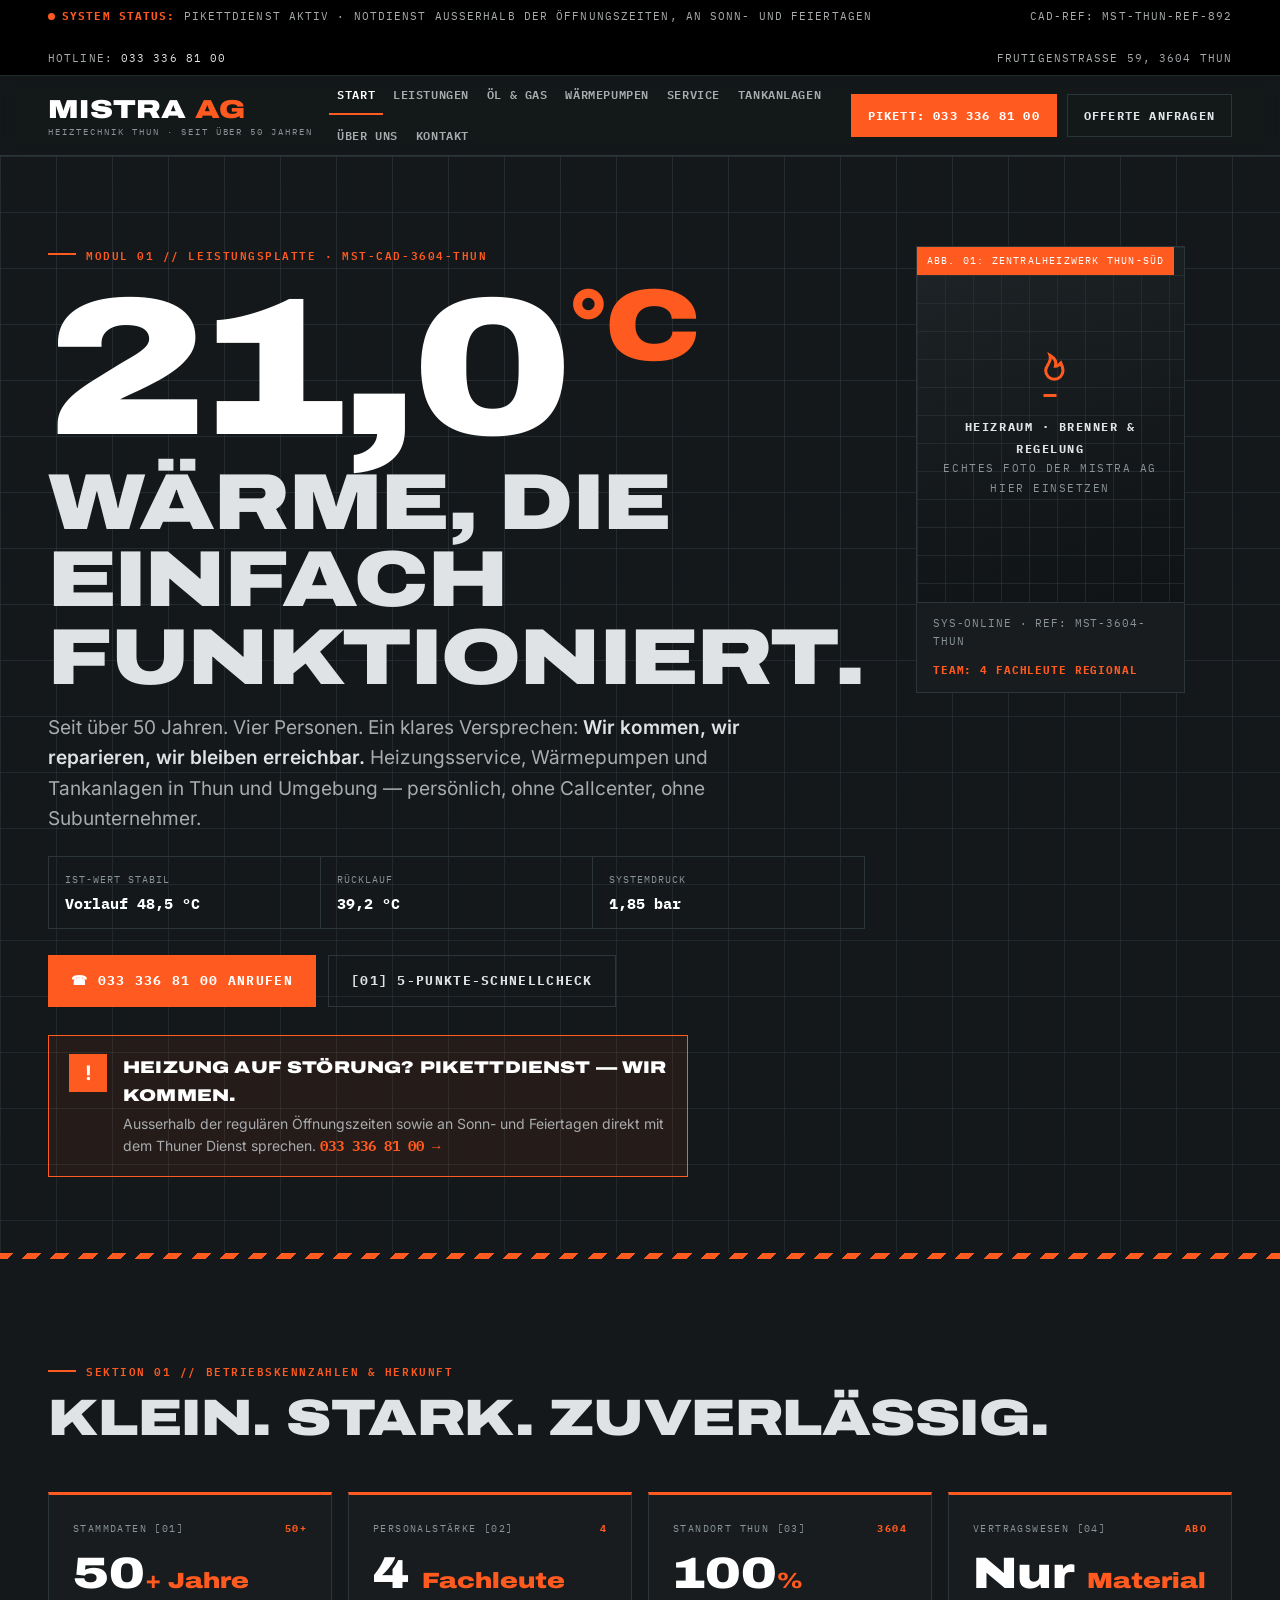
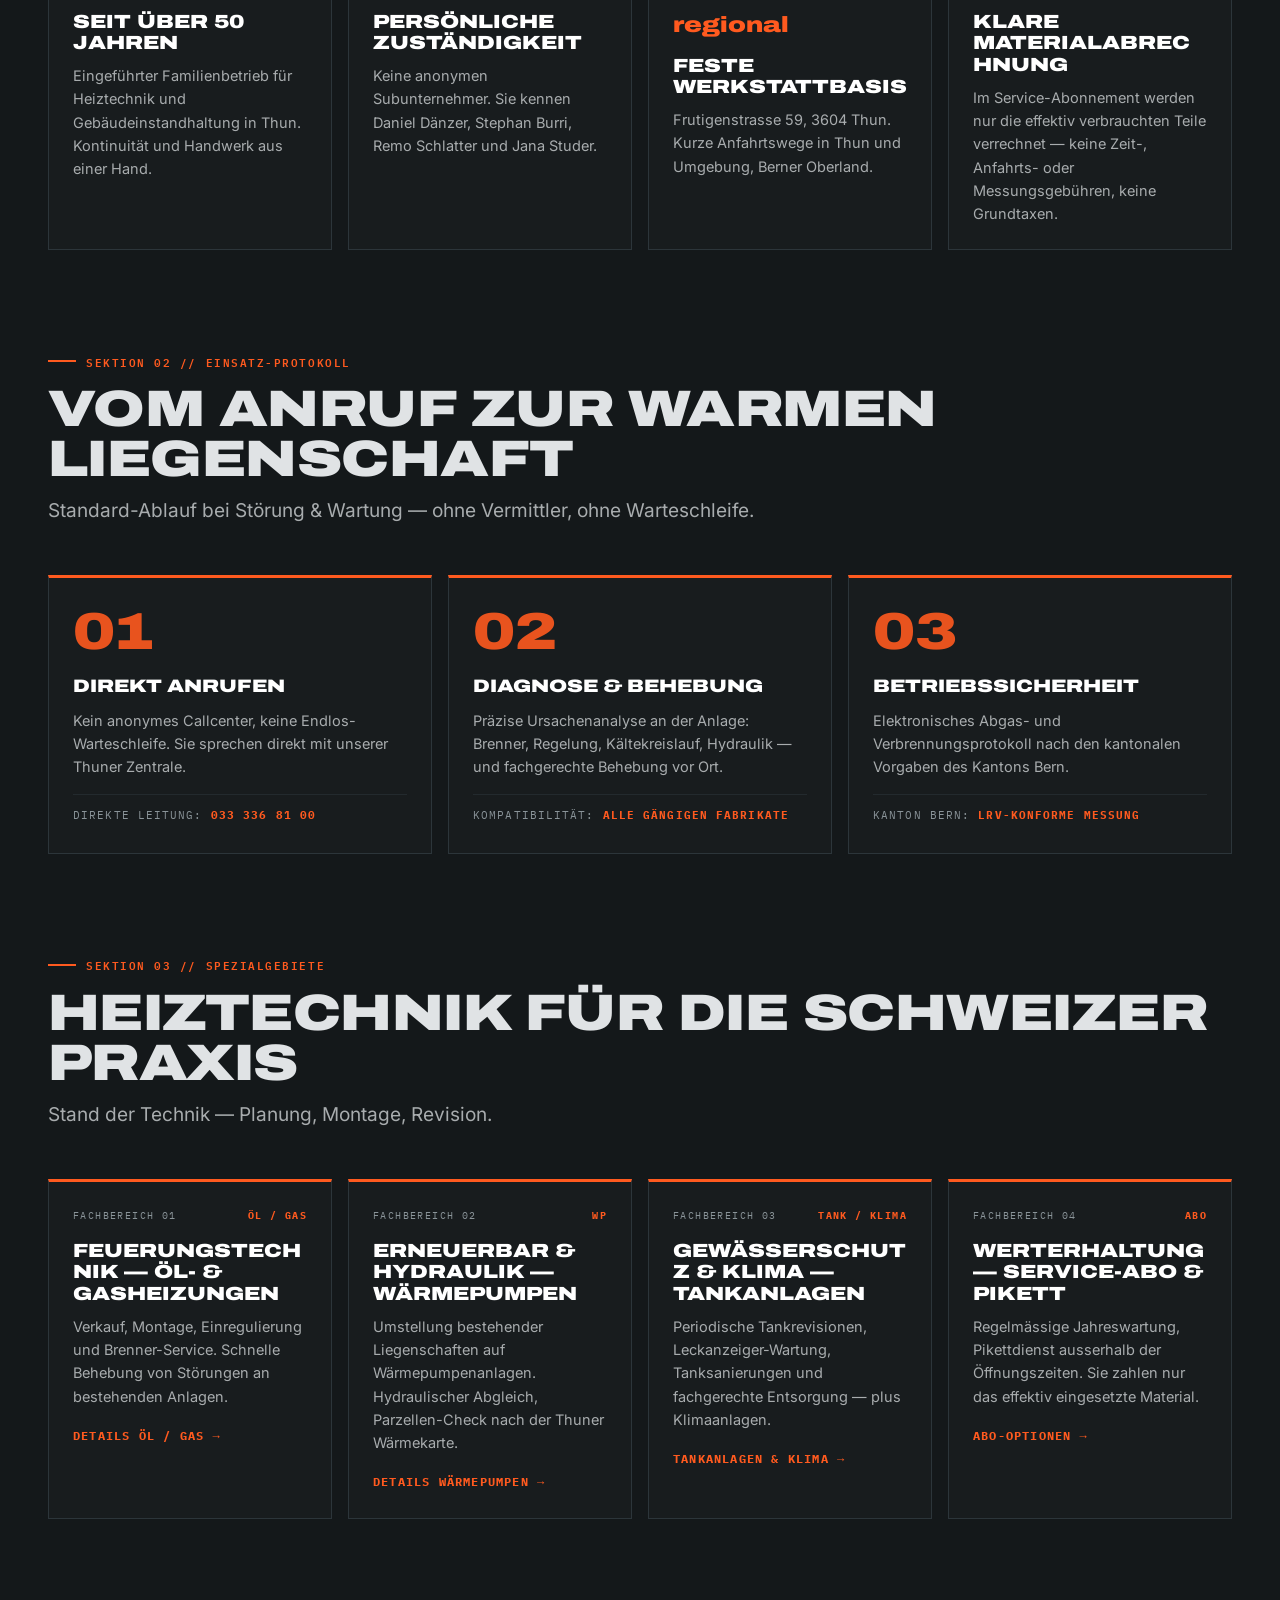
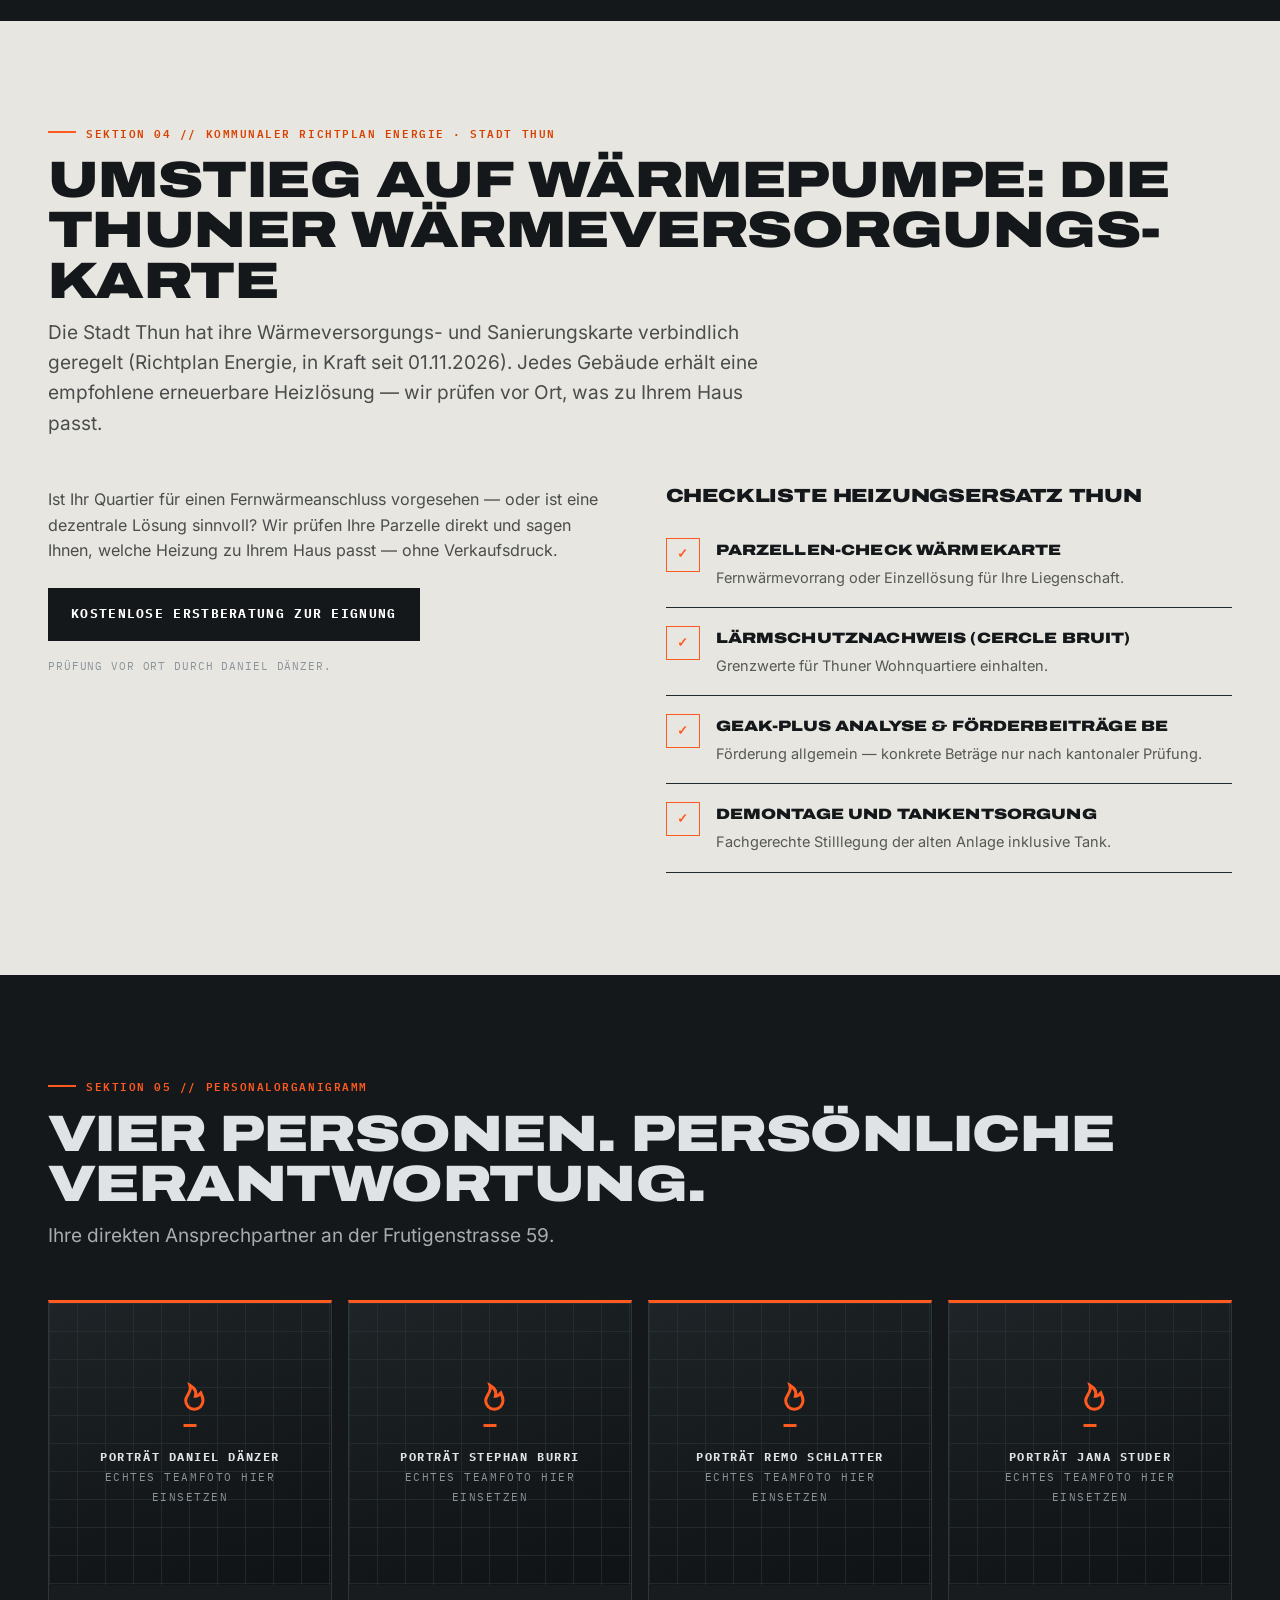
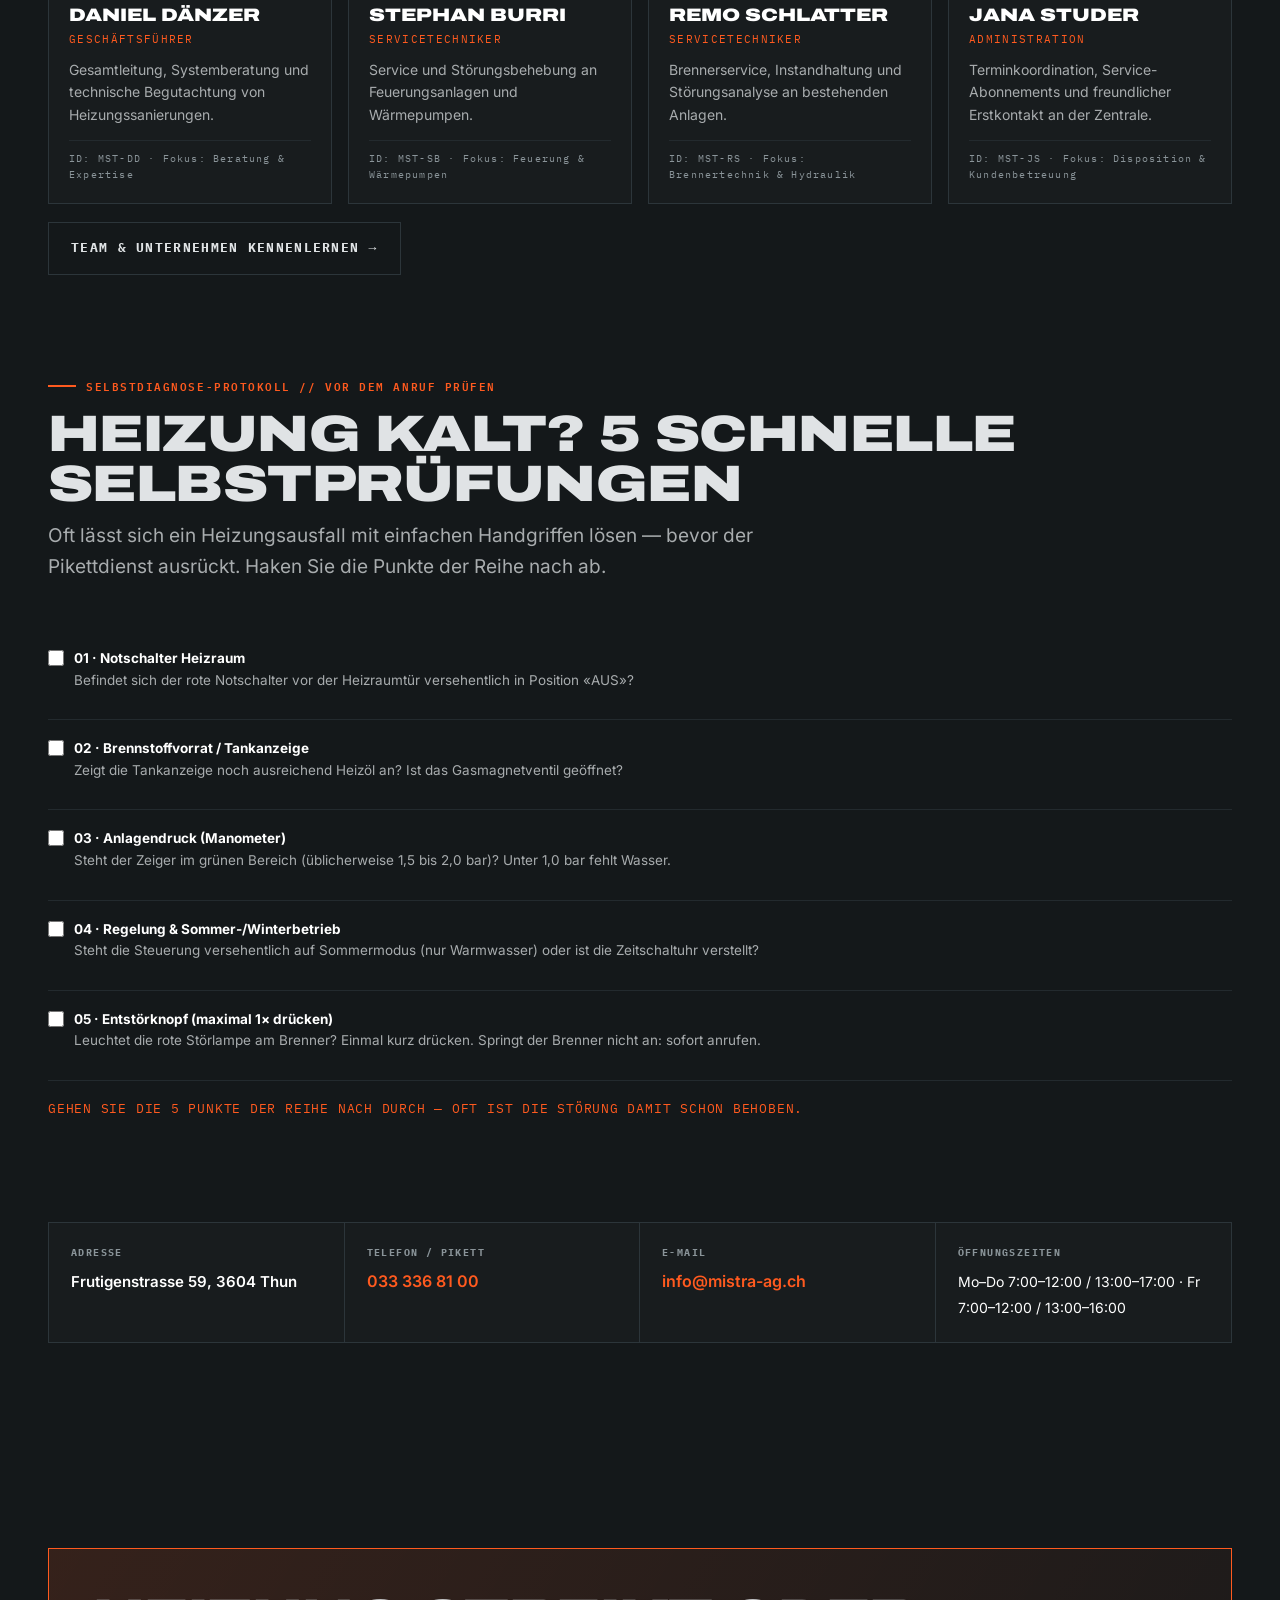
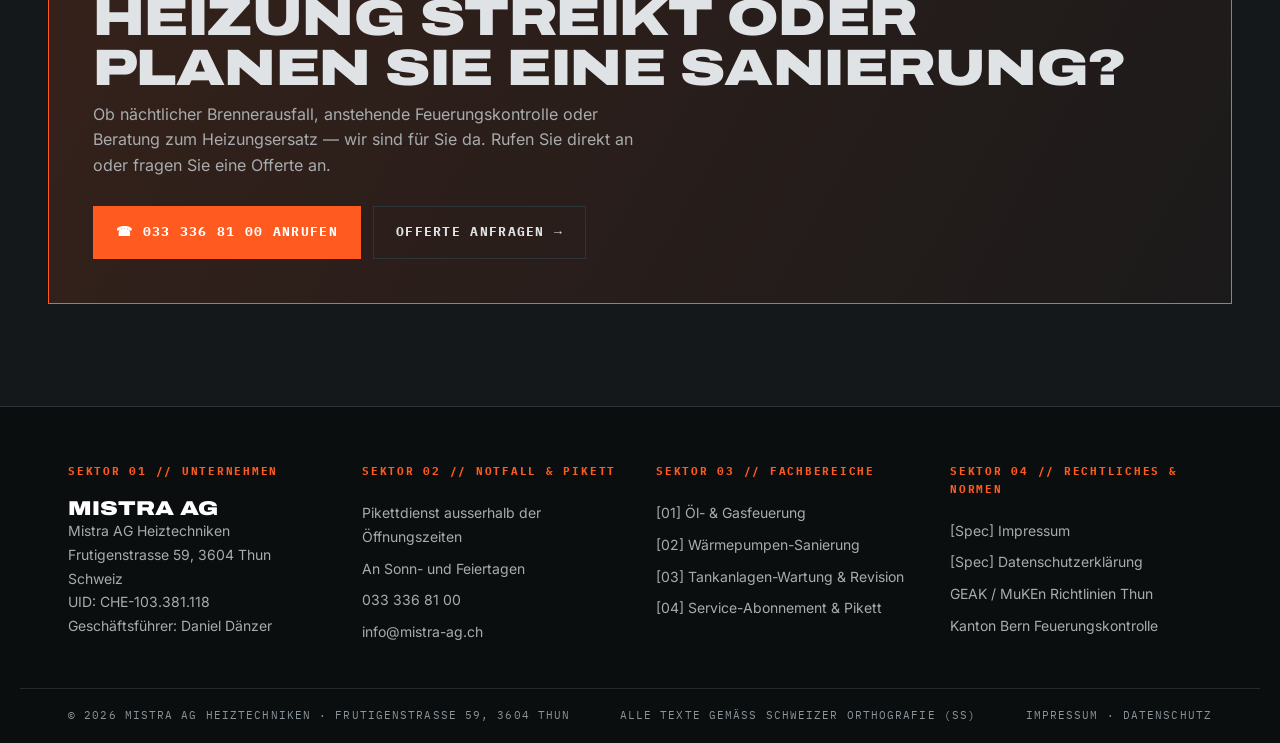
<file: index.html>
<!DOCTYPE html>
<html lang="de-CH">
<head>
<meta charset="UTF-8">
<meta name="viewport" content="width=device-width, initial-scale=1.0">
<title>Mistra AG Heiztechniken Thun — Heizung, Wärmepumpe & Service | 21 °C. Immer.</title>
<meta name="description" content="Heizungsservice in Thun seit über 50 Jahren: Öl- & Gasheizungen, Wärmepumpen, Tankanlagen, Service-Abonnement und Pikettdienst. Mistra AG Heiztechniken, Frutigenstrasse 59, 3604 Thun.">
<meta name="robots" content="noindex, nofollow">
<link rel="stylesheet" href="assets/css/main.css">
</head>
<body>
<div class="statusbar">
  <span><span class="dot"></span><b>System Status:</b> Pikettdienst aktiv &middot; Notdienst ausserhalb der &Ouml;ffnungszeiten, an Sonn- und Feiertagen</span>
  <span>CAD-Ref: MST-Thun-Ref-892</span>
  <span>Hotline: <a href="tel:0333368100">033 336 81 00</a></span>
  <span>Frutigenstrasse 59, 3604 Thun</span>
</div>
<header class="site-header">
  <div class="header-inner">
    <a class="logo" href="index.html" aria-label="Mistra AG Heiztechniken — Startseite">
      <span class="logo-name">Mistra <em>AG</em></span>
      <span class="logo-sub">Heiztechnik Thun &middot; Seit &uuml;ber 50 Jahren</span>
    </a>
    <button class="nav-toggle" type="button" aria-expanded="false" aria-controls="main-nav">Men&uuml; &#9776;</button>
    <nav class="main-nav" id="main-nav" aria-label="Hauptnavigation">
      <a href="index.html" title="Startseite" aria-current="page">Start</a>
      <a href="leistungen.html" title="Leistungen">Leistungen</a>
      <a href="oel-gas.html" title="Öl- & Gasheizungen">Öl & Gas</a>
      <a href="waermepumpen.html" title="Wärmepumpen">Wärmepumpen</a>
      <a href="service-wartung.html" title="Service & Wartung">Service</a>
      <a href="tankanlagen-klima.html" title="Tankanlagen & Klima">Tankanlagen</a>
      <a href="ueber-uns.html" title="Über uns">Über uns</a>
      <a href="kontakt.html" title="Kontakt">Kontakt</a>
    </nav>
    <div class="header-cta">
      <a class="btn" href="tel:0333368100">Pikett: 033 336 81 00</a>
      <a class="btn btn--ghost" href="anfrage.html">Offerte anfragen</a>
    </div>
  </div>
</header>
<main>

<section class="hero blueprint"><div class="blueprint-fade" style="position:absolute;inset:0" aria-hidden="true"></div>
<div class="hero-grid">
  <div>
    <p class="eyebrow">Modul 01 // Leistungsplatte &middot; MST-CAD-3604-Thun</p>
    <div class="giant"><span data-count="21.0" data-decimals="1">21,0</span><span class="unit">&deg;C</span></div>
    <h1 class="display">W&auml;rme, die einfach funktioniert.</h1>
    <p class="lede" style="margin-top:16px">Seit &uuml;ber 50 Jahren. Vier Personen. Ein klares Versprechen: <strong>Wir kommen, wir reparieren, wir bleiben erreichbar.</strong> Heizungsservice, W&auml;rmepumpen und Tankanlagen in Thun und Umgebung &mdash; pers&ouml;nlich, ohne Callcenter, ohne Subunternehmer.</p>
    <div class="hero-telemetry">
      <div><span>Ist-Wert stabil</span><b>Vorlauf 48,5 &deg;C</b></div>
      <div><span>R&uuml;cklauf</span><b>39,2 &deg;C</b></div>
      <div><span>Systemdruck</span><b>1,85 bar</b></div>
    </div>
    <div class="hero-actions">
      <a class="btn" href="tel:0333368100">&#9742; 033 336 81 00 anrufen</a>
      <a class="btn btn--ghost" href="#selbstcheck">[01] 5-Punkte-Schnellcheck</a>
    </div>
    <div class="emergency-panel">
      <div class="warn" aria-hidden="true">!</div>
      <div>
        <h3>Heizung auf St&ouml;rung? Pikett&shy;dienst &mdash; wir kommen.</h3>
        <p>Ausserhalb der regul&auml;ren &Ouml;ffnungszeiten sowie an Sonn- und Feiertagen direkt mit dem Thuner Dienst sprechen. <a href="tel:0333368100">033 336 81 00 &rarr;</a></p>
      </div>
    </div>
  </div>
  <div class="hero-photo reveal">
    <span class="frame-label">Abb. 01: Zentralheizwerk Thun-S&uuml;d</span>
    <div class="ph ph--tall" role="img" aria-label="Foto-Platzhalter: Heizraum &middot; Brenner &amp; Regelung">
  <svg class="ph-icon" width="52" height="52" viewBox="0 0 24 24" fill="none" stroke="currentColor" stroke-width="1.4" aria-hidden="true"><path d="M12 2.5c1 3-2 4.5-2 7a4 4 0 0 0 8 0c0-1.5-.5-2.5-1-3.5-.8 1-1.5 1.5-2.5 1.5.5-1.5 0-3.5-2.5-5z"/><path d="M9 21h6"/></svg>
  <div class="ph-label"><b>Heizraum &middot; Brenner &amp; Regelung</b>Echtes Foto der Mistra AG hier einsetzen</div>
</div>
    <div class="frame-foot"><span>Sys-Online &middot; Ref: MST-3604-Thun</span><b>Team: 4 Fachleute regional</b></div>
  </div>
</div>
</section>
<div class="hazard-thin" aria-hidden="true"></div>

<section class="section"><div class="wrap">
  <div class="section-head reveal">
    <p class="eyebrow">Sektion 01 // Betriebskennzahlen &amp; Herkunft</p>
    <h2 class="display">Klein. Stark. Zuverl&auml;ssig.</h2>
  </div>
  <div class="plate-grid plate-grid--4">
    <article class="plate reveal"><div class="plate-ref"><span>Stammdaten [01]</span><b>50+</b></div>
      <div class="plate-num">50<em>+ Jahre</em></div>
      <h3>Seit &uuml;ber 50 Jahren</h3>
      <p>Eingef&uuml;hrter Familienbetrieb f&uuml;r Heiztechnik und Geb&auml;udeinstandhaltung in Thun. Kontinuit&auml;t und Handwerk aus einer Hand.</p></article>
    <article class="plate reveal"><div class="plate-ref"><span>Personalst&auml;rke [02]</span><b>4</b></div>
      <div class="plate-num">4 <em>Fachleute</em></div>
      <h3>Pers&ouml;nliche Zust&auml;ndigkeit</h3>
      <p>Keine anonymen Subunternehmer. Sie kennen Daniel D&auml;nzer, Stephan Burri, Remo Schlatter und Jana Studer.</p></article>
    <article class="plate reveal"><div class="plate-ref"><span>Standort Thun [03]</span><b>3604</b></div>
      <div class="plate-num">100<em>% regional</em></div>
      <h3>Feste Werkstattbasis</h3>
      <p>Frutigenstrasse 59, 3604 Thun. Kurze Anfahrtswege in Thun und Umgebung, Berner Oberland.</p></article>
    <article class="plate reveal"><div class="plate-ref"><span>Vertragswesen [04]</span><b>Abo</b></div>
      <div class="plate-num">Nur <em>Material</em></div>
      <h3>Klare Materialabrechnung</h3>
      <p>Im Service-Abonnement werden nur die effektiv verbrauchten Teile verrechnet &mdash; keine Zeit-, Anfahrts- oder Messungsgeb&uuml;hren, keine Grundtaxen.</p></article>
  </div>
</div></section>

<section class="section" style="padding-top:0"><div class="wrap">
  <div class="section-head reveal">
    <p class="eyebrow">Sektion 02 // Einsatz-Protokoll</p>
    <h2 class="display">Vom Anruf zur warmen Liegenschaft</h2>
    <p class="lede">Standard-Ablauf bei St&ouml;rung &amp; Wartung &mdash; ohne Vermittler, ohne Warteschleife.</p>
  </div>
  <div class="steps">
    <article class="step reveal"><div class="step-no">01</div><h3>Direkt anrufen</h3>
      <p>Kein anonymes Callcenter, keine Endlos-Warteschleife. Sie sprechen direkt mit unserer Thuner Zentrale.</p>
      <p class="step-meta">Direkte Leitung: <b>033 336 81 00</b></p></article>
    <article class="step reveal"><div class="step-no">02</div><h3>Diagnose &amp; Behebung</h3>
      <p>Pr&auml;zise Ursachenanalyse an der Anlage: Brenner, Regelung, K&auml;ltekreislauf, Hydraulik &mdash; und fachgerechte Behebung vor Ort.</p>
      <p class="step-meta">Kompatibilit&auml;t: <b>alle g&auml;ngigen Fabrikate</b></p></article>
    <article class="step reveal"><div class="step-no">03</div><h3>Betriebssicherheit</h3>
      <p>Elektronisches Abgas- und Verbrennungsprotokoll nach den kantonalen Vorgaben des Kantons Bern.</p>
      <p class="step-meta">Kanton Bern: <b>LRV-konforme Messung</b></p></article>
  </div>
</div></section>

<section class="section" style="padding-top:0"><div class="wrap">
  <div class="section-head reveal">
    <p class="eyebrow">Sektion 03 // Spezialgebiete</p>
    <h2 class="display">Heiztechnik f&uuml;r die Schweizer Praxis</h2>
    <p class="lede">Stand der Technik &mdash; Planung, Montage, Revision.</p>
  </div>
  <div class="plate-grid plate-grid--4">
    <article class="plate reveal"><div class="plate-ref"><span>Fachbereich 01</span><b>&Ouml;l / Gas</b></div>
      <h3>Feuerungstechnik &mdash; &Ouml;l- &amp; Gasheizungen</h3>
      <p>Verkauf, Montage, Einregulierung und Brenner-Service. Schnelle Behebung von St&ouml;rungen an bestehenden Anlagen.</p>
      <a class="plate-link" href="oel-gas.html">Details &Ouml;l / Gas &rarr;</a></article>
    <article class="plate reveal"><div class="plate-ref"><span>Fachbereich 02</span><b>WP</b></div>
      <h3>Erneuerbar &amp; Hydraulik &mdash; W&auml;rmepumpen</h3>
      <p>Umstellung bestehender Liegenschaften auf W&auml;rmepumpenanlagen. Hydraulischer Abgleich, Parzellen-Check nach der Thuner W&auml;rmekarte.</p>
      <a class="plate-link" href="waermepumpen.html">Details W&auml;rmepumpen &rarr;</a></article>
    <article class="plate reveal"><div class="plate-ref"><span>Fachbereich 03</span><b>Tank / Klima</b></div>
      <h3>Gew&auml;sserschutz &amp; Klima &mdash; Tankanlagen</h3>
      <p>Periodische Tankrevisionen, Leckanzeiger-Wartung, Tanksanierungen und fachgerechte Entsorgung &mdash; plus Klimaanlagen.</p>
      <a class="plate-link" href="tankanlagen-klima.html">Tankanlagen &amp; Klima &rarr;</a></article>
    <article class="plate reveal"><div class="plate-ref"><span>Fachbereich 04</span><b>Abo</b></div>
      <h3>Werterhaltung &mdash; Service-Abo &amp; Pikett</h3>
      <p>Regelm&auml;ssige Jahreswartung, Pikettdienst ausserhalb der &Ouml;ffnungszeiten. Sie zahlen nur das effektiv eingesetzte Material.</p>
      <a class="plate-link" href="service-wartung.html">Abo-Optionen &rarr;</a></article>
  </div>
</div></section>

<section class="section section--light"><div class="wrap">
  <div class="section-head reveal">
    <p class="eyebrow">Sektion 04 // Kommunaler Richtplan Energie &middot; Stadt Thun</p>
    <h2 class="display">Umstieg auf W&auml;rmepumpe: Die Thuner W&auml;rme&shy;versorgungs&shy;karte</h2>
    <p class="lede">Die Stadt Thun hat ihre W&auml;rmeversorgungs- und Sanierungskarte verbindlich geregelt (Richtplan Energie, in Kraft seit 01.11.2026). Jedes Geb&auml;ude erh&auml;lt eine empfohlene erneuerbare Heizl&ouml;sung &mdash; wir pr&uuml;fen vor Ort, was zu Ihrem Haus passt.</p>
  </div>
  <div class="two-col">
    <div class="reveal">
      <p style="color:#4A4D4B;font-size:16px;max-width:56ch">Ist Ihr Quartier f&uuml;r einen Fernw&auml;rmeanschluss vorgesehen &mdash; oder ist eine dezentrale L&ouml;sung sinnvoll? Wir pr&uuml;fen Ihre Parzelle direkt und sagen Ihnen, welche Heizung zu Ihrem Haus passt &mdash; ohne Verkaufsdruck.</p>
      <div class="hero-actions" style="margin-top:24px">
        <a class="btn btn--dark" href="waermepumpen.html">Kostenlose Erstberatung zur Eignung</a>
      </div>
      <p class="form-note" style="color:#8A9499">Pr&uuml;fung vor Ort durch Daniel D&auml;nzer.</p>
    </div>
    <div class="reveal">
      <h3 class="display" style="font-size:19px;margin-bottom:14px">Checkliste Heizungsersatz Thun</h3>
      <ul class="checklist" style="--x:1">
        <li><span class="ck-no">&#10003;</span><div><h4 style="color:#14181A">Parzellen-Check W&auml;rmekarte</h4><p style="color:#555853">Fernw&auml;rmevorrang oder Einzell&ouml;sung f&uuml;r Ihre Liegenschaft.</p></div></li>
        <li><span class="ck-no">&#10003;</span><div><h4 style="color:#14181A">L&auml;rmschutznachweis (Cercle Bruit)</h4><p style="color:#555853">Grenzwerte f&uuml;r Thuner Wohnquartiere einhalten.</p></div></li>
        <li><span class="ck-no">&#10003;</span><div><h4 style="color:#14181A">GEAK-Plus Analyse &amp; F&ouml;rderbeitr&auml;ge BE</h4><p style="color:#555853">F&ouml;rderung allgemein &mdash; konkrete Betr&auml;ge nur nach kantonaler Pr&uuml;fung.</p></div></li>
        <li><span class="ck-no">&#10003;</span><div><h4 style="color:#14181A">Demontage und Tankentsorgung</h4><p style="color:#555853">Fachgerechte Stilllegung der alten Anlage inklusive Tank.</p></div></li>
      </ul>
    </div>
  </div>
</div></section>

<section class="section"><div class="wrap">
  <div class="section-head reveal">
    <p class="eyebrow">Sektion 05 // Personalorganigramm</p>
    <h2 class="display">Vier Personen. Pers&ouml;nliche Verantwortung.</h2>
    <p class="lede">Ihre direkten Ansprechpartner an der Frutigenstrasse 59.</p>
  </div>
  <div class="team-grid">
    <article class="team-card reveal"><div class="ph " role="img" aria-label="Foto-Platzhalter: Portr&auml;t Daniel D&auml;nzer">
  <svg class="ph-icon" width="52" height="52" viewBox="0 0 24 24" fill="none" stroke="currentColor" stroke-width="1.4" aria-hidden="true"><path d="M12 2.5c1 3-2 4.5-2 7a4 4 0 0 0 8 0c0-1.5-.5-2.5-1-3.5-.8 1-1.5 1.5-2.5 1.5.5-1.5 0-3.5-2.5-5z"/><path d="M9 21h6"/></svg>
  <div class="ph-label"><b>Portr&auml;t Daniel D&auml;nzer</b>Echtes Teamfoto hier einsetzen</div>
</div><div class="team-body"><h3>Daniel D&auml;nzer</h3><p class="role">Gesch&auml;ftsf&uuml;hrer</p><p>Gesamtleitung, Systemberatung und technische Begutachtung von Heizungssanierungen.</p><p class="team-id">ID: MST-DD &middot; Fokus: Beratung &amp; Expertise</p></div></article>
    <article class="team-card reveal"><div class="ph " role="img" aria-label="Foto-Platzhalter: Portr&auml;t Stephan Burri">
  <svg class="ph-icon" width="52" height="52" viewBox="0 0 24 24" fill="none" stroke="currentColor" stroke-width="1.4" aria-hidden="true"><path d="M12 2.5c1 3-2 4.5-2 7a4 4 0 0 0 8 0c0-1.5-.5-2.5-1-3.5-.8 1-1.5 1.5-2.5 1.5.5-1.5 0-3.5-2.5-5z"/><path d="M9 21h6"/></svg>
  <div class="ph-label"><b>Portr&auml;t Stephan Burri</b>Echtes Teamfoto hier einsetzen</div>
</div><div class="team-body"><h3>Stephan Burri</h3><p class="role">Servicetechniker</p><p>Service und St&ouml;rungsbehebung an Feuerungsanlagen und W&auml;rmepumpen.</p><p class="team-id">ID: MST-SB &middot; Fokus: Feuerung &amp; W&auml;rmepumpen</p></div></article>
    <article class="team-card reveal"><div class="ph " role="img" aria-label="Foto-Platzhalter: Portr&auml;t Remo Schlatter">
  <svg class="ph-icon" width="52" height="52" viewBox="0 0 24 24" fill="none" stroke="currentColor" stroke-width="1.4" aria-hidden="true"><path d="M12 2.5c1 3-2 4.5-2 7a4 4 0 0 0 8 0c0-1.5-.5-2.5-1-3.5-.8 1-1.5 1.5-2.5 1.5.5-1.5 0-3.5-2.5-5z"/><path d="M9 21h6"/></svg>
  <div class="ph-label"><b>Portr&auml;t Remo Schlatter</b>Echtes Teamfoto hier einsetzen</div>
</div><div class="team-body"><h3>Remo Schlatter</h3><p class="role">Servicetechniker</p><p>Brennerservice, Instandhaltung und St&ouml;rungsanalyse an bestehenden Anlagen.</p><p class="team-id">ID: MST-RS &middot; Fokus: Brennertechnik &amp; Hydraulik</p></div></article>
    <article class="team-card reveal"><div class="ph " role="img" aria-label="Foto-Platzhalter: Portr&auml;t Jana Studer">
  <svg class="ph-icon" width="52" height="52" viewBox="0 0 24 24" fill="none" stroke="currentColor" stroke-width="1.4" aria-hidden="true"><path d="M12 2.5c1 3-2 4.5-2 7a4 4 0 0 0 8 0c0-1.5-.5-2.5-1-3.5-.8 1-1.5 1.5-2.5 1.5.5-1.5 0-3.5-2.5-5z"/><path d="M9 21h6"/></svg>
  <div class="ph-label"><b>Portr&auml;t Jana Studer</b>Echtes Teamfoto hier einsetzen</div>
</div><div class="team-body"><h3>Jana Studer</h3><p class="role">Administration</p><p>Terminkoordination, Service-Abonnements und freundlicher Erstkontakt an der Zentrale.</p><p class="team-id">ID: MST-JS &middot; Fokus: Disposition &amp; Kundenbetreuung</p></div></article>
  </div>
  <p style="margin-top:18px"><a class="btn btn--ghost" href="ueber-uns.html">Team &amp; Unternehmen kennenlernen &rarr;</a></p>
</div></section>

<section class="section" id="selbstcheck" style="padding-top:0"><div class="wrap">
  <div class="section-head reveal">
    <p class="eyebrow">Selbstdiagnose-Protokoll // Vor dem Anruf pr&uuml;fen</p>
    <h2 class="display">Heizung kalt? 5 schnelle Selbst&shy;pr&uuml;fungen</h2>
    <p class="lede">Oft l&auml;sst sich ein Heizungsausfall mit einfachen Handgriffen l&ouml;sen &mdash; bevor der Pikettdienst ausr&uuml;ckt. Haken Sie die Punkte der Reihe nach ab.</p>
  </div>
  <div data-selfcheck>
    <ul class="checklist">
      <li><label class="check-line" style="flex:1"><input type="checkbox"><span><strong style="color:#fff">01 &middot; Notschalter Heizraum</strong><br>Befindet sich der rote Notschalter vor der Heizraumt&uuml;r versehentlich in Position &laquo;AUS&raquo;?</span></label></li>
      <li><label class="check-line" style="flex:1"><input type="checkbox"><span><strong style="color:#fff">02 &middot; Brennstoffvorrat / Tankanzeige</strong><br>Zeigt die Tankanzeige noch ausreichend Heiz&ouml;l an? Ist das Gasmagnetventil ge&ouml;ffnet?</span></label></li>
      <li><label class="check-line" style="flex:1"><input type="checkbox"><span><strong style="color:#fff">03 &middot; Anlagendruck (Manometer)</strong><br>Steht der Zeiger im gr&uuml;nen Bereich (&uuml;blicherweise 1,5 bis 2,0 bar)? Unter 1,0 bar fehlt Wasser.</span></label></li>
      <li><label class="check-line" style="flex:1"><input type="checkbox"><span><strong style="color:#fff">04 &middot; Regelung &amp; Sommer-/Winterbetrieb</strong><br>Steht die Steuerung versehentlich auf Sommermodus (nur Warmwasser) oder ist die Zeitschaltuhr verstellt?</span></label></li>
      <li><label class="check-line" style="flex:1"><input type="checkbox"><span><strong style="color:#fff">05 &middot; Entst&ouml;rknopf (maximal 1&times; dr&uuml;cken)</strong><br>Leuchtet die rote St&ouml;rlampe am Brenner? Einmal kurz dr&uuml;cken. Springt der Brenner nicht an: sofort anrufen.</span></label></li>
    </ul>
    <p data-selfcheck-result style="margin-top:18px;font-family:var(--mono);font-size:13px;letter-spacing:.06em;color:var(--ember);text-transform:uppercase"></p>
  </div>
</div></section>
<section class="section" style="padding-top:0"><div class="wrap"><div class="contact-strip reveal">
  <div><b>Adresse</b><span>Frutigenstrasse 59, 3604 Thun</span></div>
  <div><b>Telefon / Pikett</b><a href="tel:0333368100">033 336 81 00</a></div>
  <div><b>E-Mail</b><a href="mailto:info@mistra-ag.ch">info@mistra-ag.ch</a></div>
  <div><b>&Ouml;ffnungszeiten</b><span style="font-size:14px;font-weight:400">Mo–Do 7:00–12:00 / 13:00–17:00 · Fr 7:00–12:00 / 13:00–16:00</span></div>
</div></div></section>
<section class="section"><div class="wrap"><div class="cta-band reveal">
  <div><h2 class="display">Heizung streikt oder planen Sie eine Sanierung?</h2><p>Ob n&auml;chtlicher Brennerausfall, anstehende Feuerungskontrolle oder Beratung zum Heizungsersatz &mdash; wir sind f&uuml;r Sie da. Rufen Sie direkt an oder fragen Sie eine Offerte an.</p></div>
  <div class="hero-actions">
    <a class="btn" href="tel:0333368100">&#9742; 033 336 81 00 anrufen</a>
    <a class="btn btn--ghost" href="anfrage.html">Offerte anfragen &rarr;</a>
  </div>
</div></div></section>

</main>
<footer class="site-footer">
  <div class="footer-grid">
    <div>
      <h4>Sektor 01 // Unternehmen</h4>
      <p class="foot-brand">Mistra AG</p>
      <p>Mistra AG Heiztechniken<br>Frutigenstrasse 59, 3604 Thun<br>Schweiz<br>UID: CHE-103.381.118<br>Gesch&auml;ftsf&uuml;hrer: Daniel D&auml;nzer</p>
    </div>
    <div>
      <h4>Sektor 02 // Notfall &amp; Pikett</h4>
      <ul>
        <li>Pikettdienst ausserhalb der &Ouml;ffnungszeiten</li>
        <li>An Sonn- und Feiertagen</li>
        <li><a href="tel:0333368100">033 336 81 00</a></li>
        <li><a href="mailto:info@mistra-ag.ch">info@mistra-ag.ch</a></li>
      </ul>
    </div>
    <div>
      <h4>Sektor 03 // Fachbereiche</h4>
      <ul>
        <li><a href="oel-gas.html">[01] &Ouml;l- &amp; Gasfeuerung</a></li>
        <li><a href="waermepumpen.html">[02] W&auml;rmepumpen-Sanierung</a></li>
        <li><a href="tankanlagen-klima.html">[03] Tankanlagen-Wartung &amp; Revision</a></li>
        <li><a href="service-wartung.html">[04] Service-Abonnement &amp; Pikett</a></li>
      </ul>
    </div>
    <div>
      <h4>Sektor 04 // Rechtliches &amp; Normen</h4>
      <ul>
        <li><a href="impressum.html">[Spec] Impressum</a></li>
        <li><a href="datenschutz.html">[Spec] Datenschutzerkl&auml;rung</a></li>
        <li>GEAK / MuKEn Richtlinien Thun</li>
        <li>Kanton Bern Feuerungskontrolle</li>
      </ul>
    </div>
  </div>
  <div class="footer-bottom">
    <span>&copy; 2026 Mistra AG Heiztechniken &middot; Frutigenstrasse 59, 3604 Thun</span>
    <span>Alle Texte gem&auml;ss Schweizer Orthografie (ss)</span>
    <span><a href="impressum.html">Impressum</a> &middot; <a href="datenschutz.html">Datenschutz</a></span>
  </div>
</footer>
<a class="sticky-pikett" href="tel:0333368100">&#9742; Pikettdienst anrufen &middot; 033 336 81 00</a>
<script src="assets/js/site.js"></script>
</body>
</html>
</file>
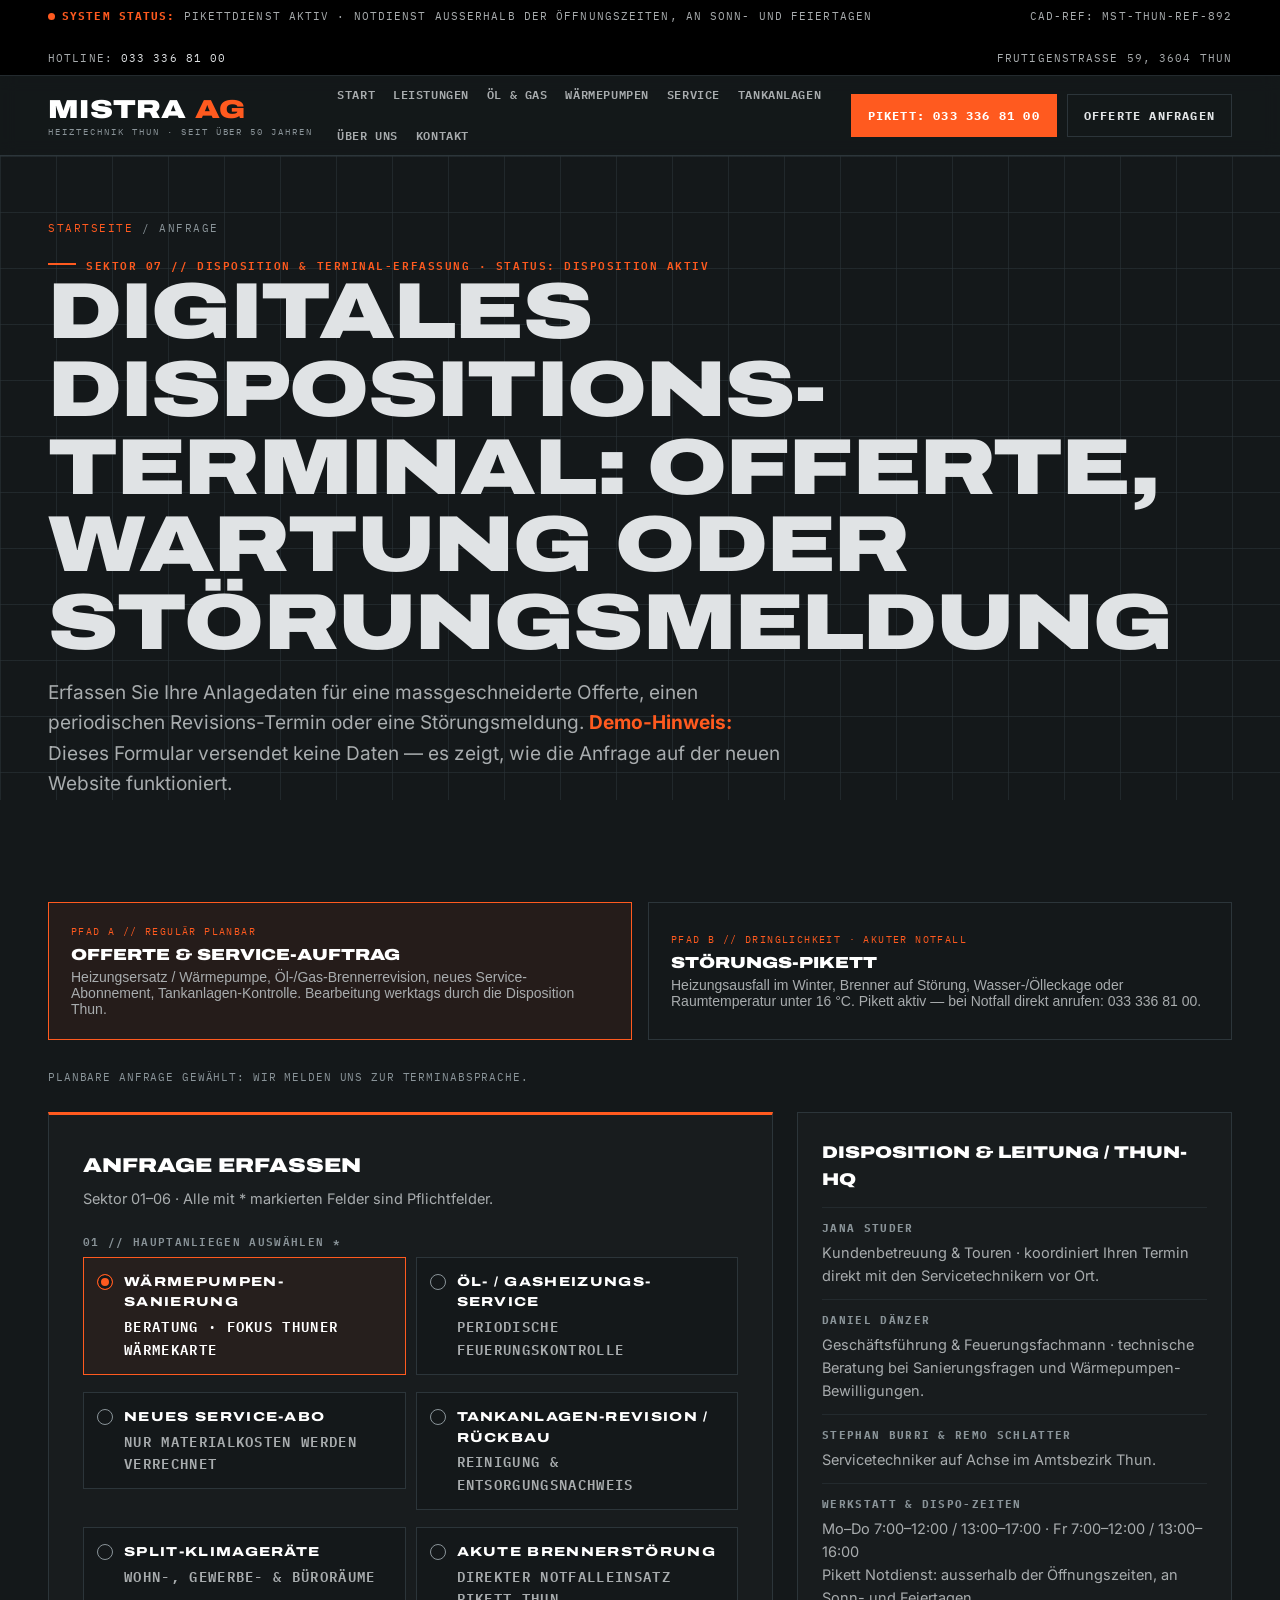
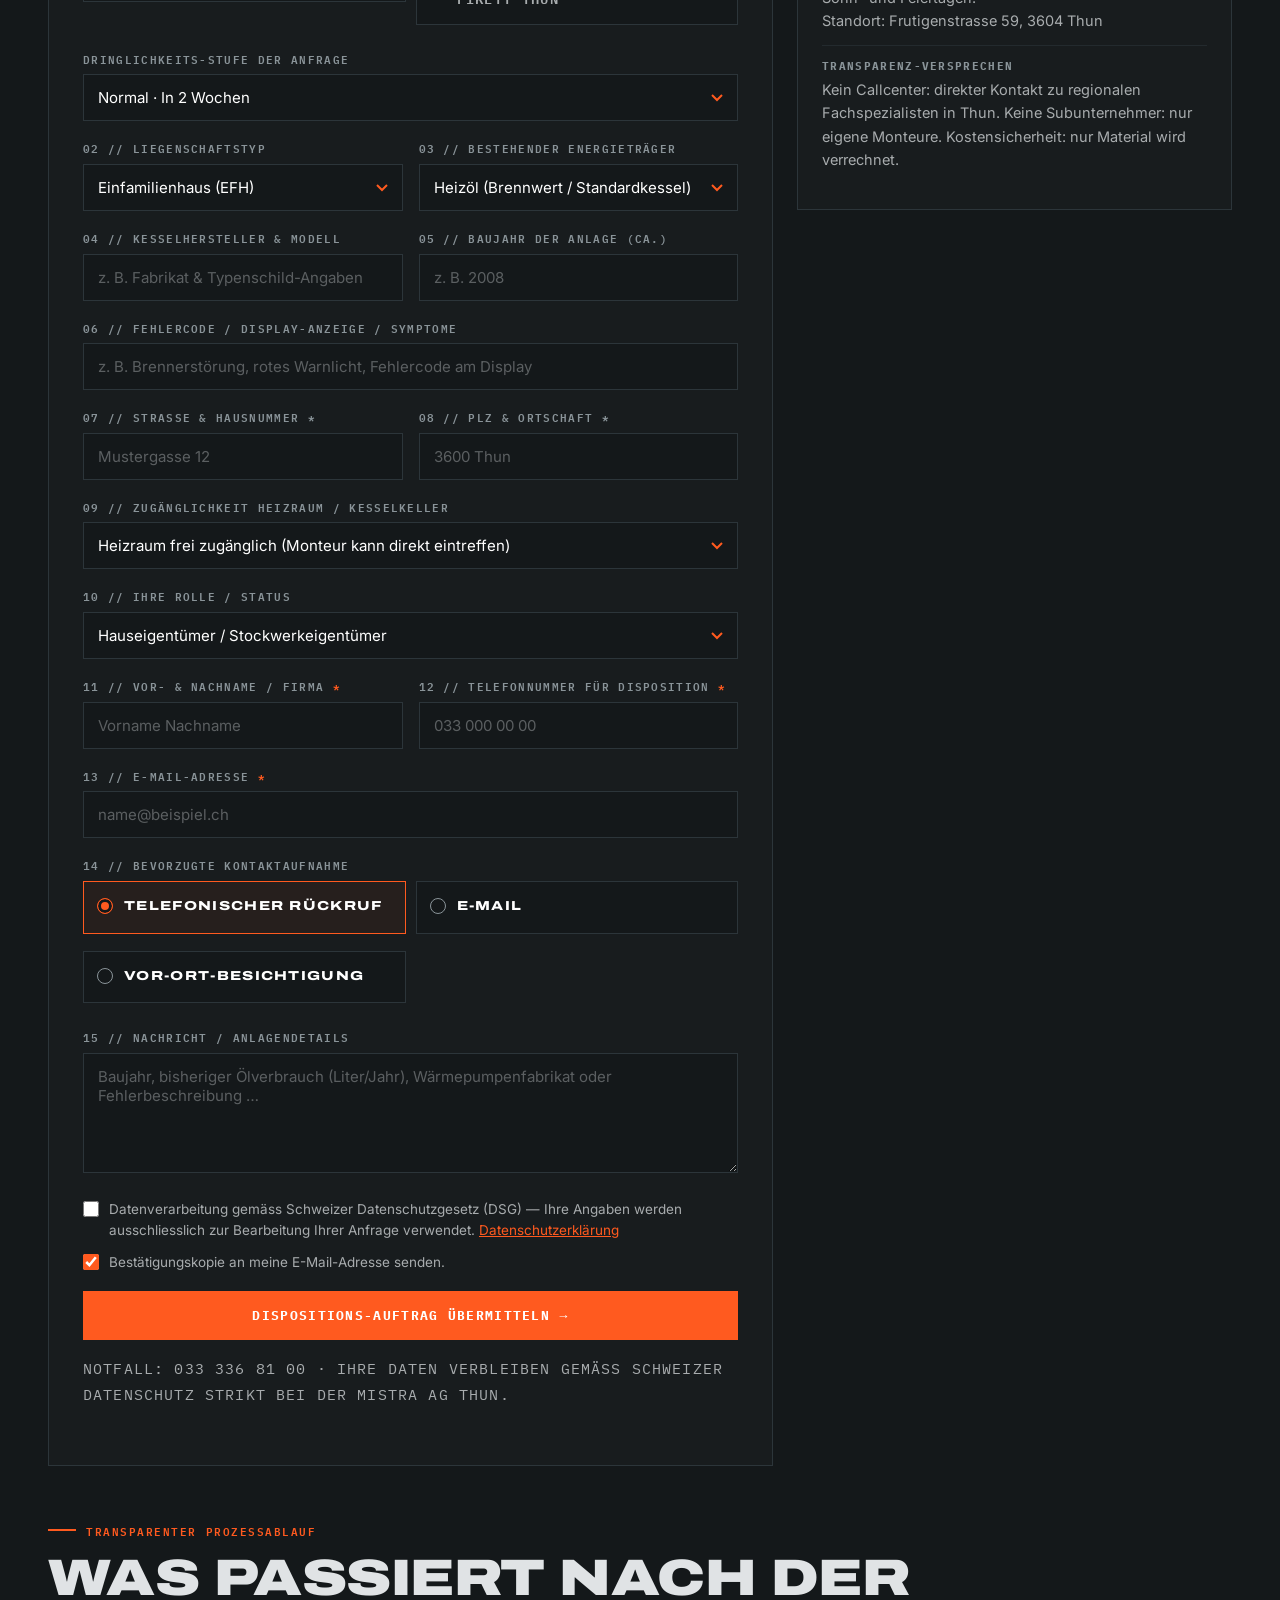
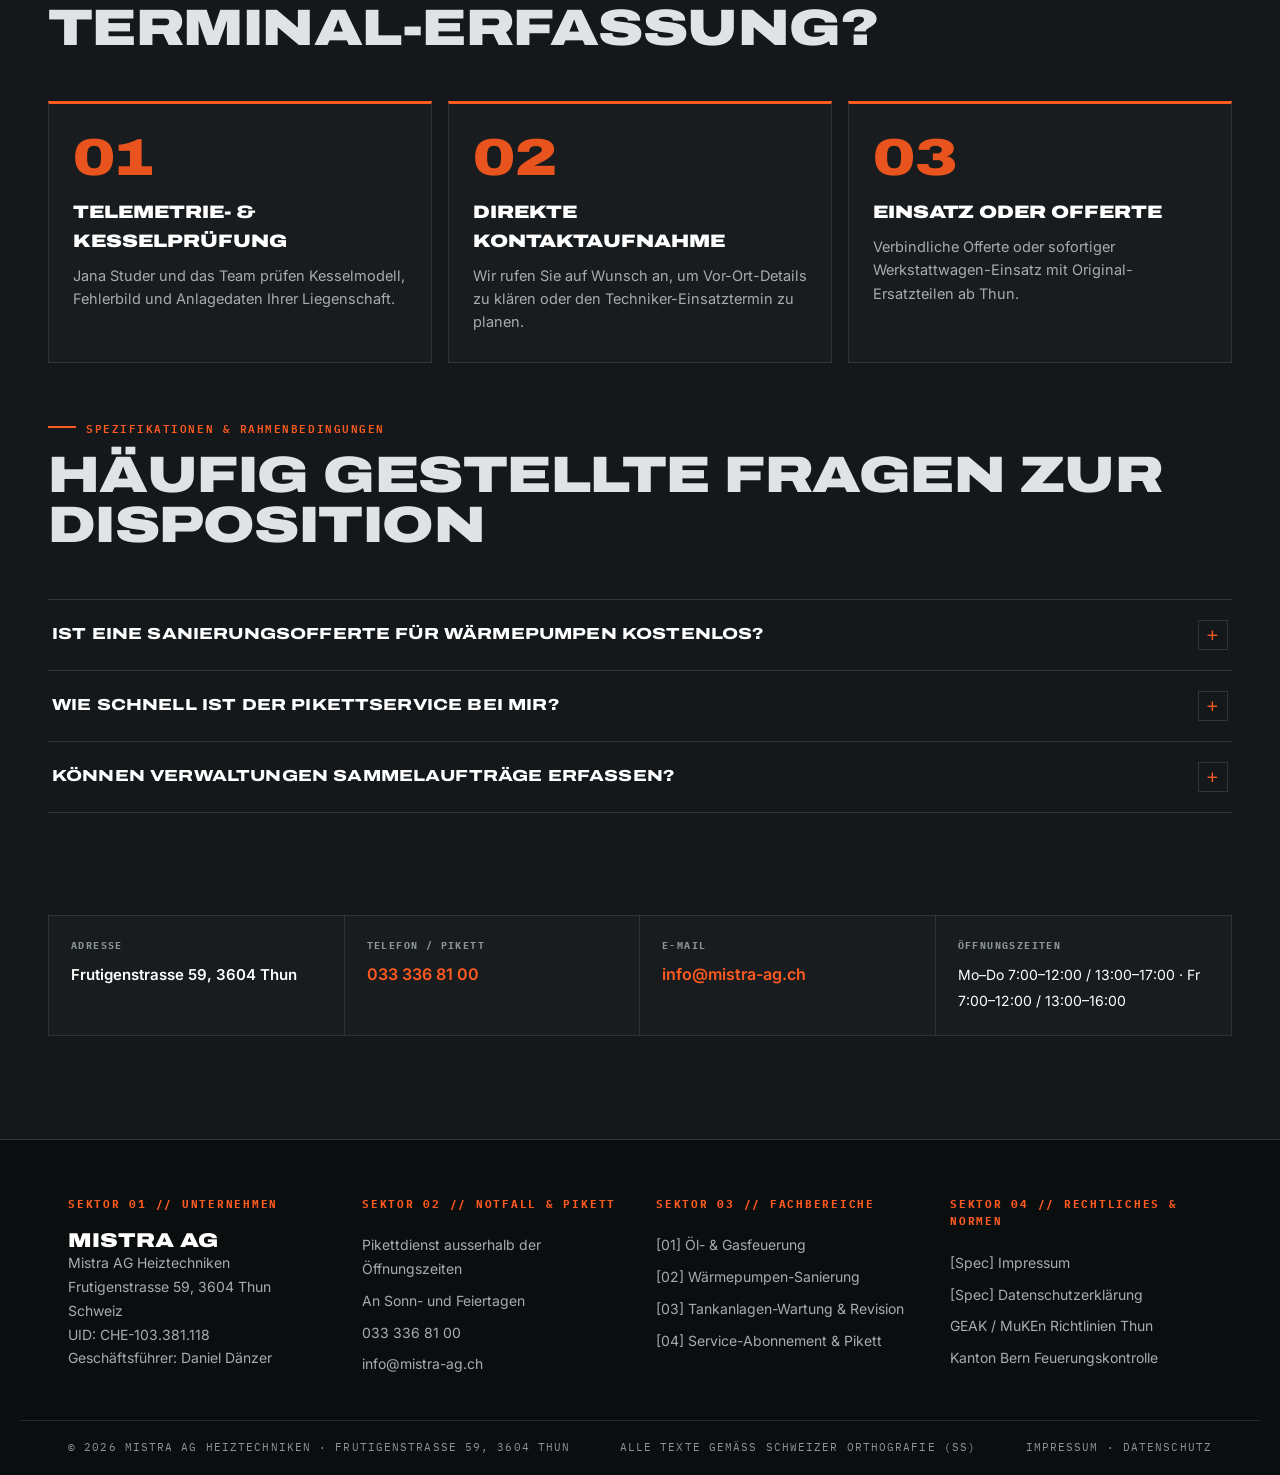
<file: anfrage.html>
<!DOCTYPE html>
<html lang="de-CH">
<head>
<meta charset="UTF-8">
<meta name="viewport" content="width=device-width, initial-scale=1.0">
<title>Anfrage & Störungsformular — Mistra AG Heiztechniken Thun</title>
<meta name="description" content="Offerte, Wartung oder Störungsmeldung anfragen: Mistra AG Heiztechniken Thun. Anlagetyp, Anliegen und Kontaktdaten erfassen — Disposition Frutigenstrasse 59.">
<meta name="robots" content="noindex, nofollow">
<link rel="stylesheet" href="assets/css/main.css">
</head>
<body>
<div class="statusbar">
  <span><span class="dot"></span><b>System Status:</b> Pikettdienst aktiv &middot; Notdienst ausserhalb der &Ouml;ffnungszeiten, an Sonn- und Feiertagen</span>
  <span>CAD-Ref: MST-Thun-Ref-892</span>
  <span>Hotline: <a href="tel:0333368100">033 336 81 00</a></span>
  <span>Frutigenstrasse 59, 3604 Thun</span>
</div>
<header class="site-header">
  <div class="header-inner">
    <a class="logo" href="index.html" aria-label="Mistra AG Heiztechniken — Startseite">
      <span class="logo-name">Mistra <em>AG</em></span>
      <span class="logo-sub">Heiztechnik Thun &middot; Seit &uuml;ber 50 Jahren</span>
    </a>
    <button class="nav-toggle" type="button" aria-expanded="false" aria-controls="main-nav">Men&uuml; &#9776;</button>
    <nav class="main-nav" id="main-nav" aria-label="Hauptnavigation">
      <a href="index.html" title="Startseite">Start</a>
      <a href="leistungen.html" title="Leistungen">Leistungen</a>
      <a href="oel-gas.html" title="Öl- & Gasheizungen">Öl & Gas</a>
      <a href="waermepumpen.html" title="Wärmepumpen">Wärmepumpen</a>
      <a href="service-wartung.html" title="Service & Wartung">Service</a>
      <a href="tankanlagen-klima.html" title="Tankanlagen & Klima">Tankanlagen</a>
      <a href="ueber-uns.html" title="Über uns">Über uns</a>
      <a href="kontakt.html" title="Kontakt">Kontakt</a>
    </nav>
    <div class="header-cta">
      <a class="btn" href="tel:0333368100">Pikett: 033 336 81 00</a>
      <a class="btn btn--ghost" href="anfrage.html">Offerte anfragen</a>
    </div>
  </div>
</header>
<main>

<section class="page-head blueprint"><div class="wrap">
  <p class="crumbs"><a href="index.html">Startseite</a> / Anfrage</p>
  <p class="eyebrow">Sektor 07 // Disposition &amp; Terminal-Erfassung &middot; Status: Disposition aktiv</p>
  <h1 class="display">Digitales Dispositions-Terminal: Offerte, Wartung oder St&ouml;rungsmeldung</h1>
  <p class="lede" style="margin-top:16px">Erfassen Sie Ihre Anlagedaten f&uuml;r eine massgeschneiderte Offerte, einen periodischen Revisions-Termin oder eine St&ouml;rungsmeldung. <b style="color:var(--ember)">Demo-Hinweis:</b> Dieses Formular versendet keine Daten &mdash; es zeigt, wie die Anfrage auf der neuen Website funktioniert.</p>
</div></section>

<section class="section"><div class="wrap">
  <div class="mode-switch">
    <button type="button" class="mode-card active" data-mode="a" aria-pressed="true">
      <span class="mode-tag">Pfad A // Regul&auml;r planbar</span>
      <h3>Offerte &amp; Service-Auftrag</h3>
      <p>Heizungsersatz / W&auml;rmepumpe, &Ouml;l-/Gas-Brennerrevision, neues Service-Abonnement, Tankanlagen-Kontrolle. Bearbeitung werktags durch die Disposition Thun.</p>
    </button>
    <button type="button" class="mode-card" data-mode="b" aria-pressed="false">
      <span class="mode-tag">Pfad B // Dringlichkeit &middot; Akuter Notfall</span>
      <h3>St&ouml;rungs-Pikett</h3>
      <p>Heizungsausfall im Winter, Brenner auf St&ouml;rung, Wasser-/&Ouml;lleckage oder Raumtemperatur unter 16&nbsp;&deg;C. Pikett aktiv &mdash; bei Notfall direkt anrufen: 033 336 81 00.</p>
    </button>
  </div>
  <p id="mode-hint" class="form-note" style="margin-bottom:24px">Planbare Anfrage gew&auml;hlt: Wir melden uns zur Terminabsprache.</p>

  <div class="form-shell">
    <form class="form-panel" data-demo-form novalidate>
      <h3>Anfrage erfassen</h3>
      <p>Sektor 01&ndash;06 &middot; Alle mit * markierten Felder sind Pflichtfelder.</p>

      <div class="field"><label>01 // Hauptanliegen ausw&auml;hlen *</label>
        <div class="radio-cards">
          <label class="radio-card"><input type="radio" name="anliegen" value="wp-sanierung" checked><span><b>W&auml;rmepumpen-Sanierung</b>Beratung &middot; Fokus Thuner W&auml;rmekarte</span></label>
          <label class="radio-card"><input type="radio" name="anliegen" value="oel-gas-service"><span><b>&Ouml;l- / Gasheizungs-Service</b>Periodische Feuerungskontrolle</span></label>
          <label class="radio-card"><input type="radio" name="anliegen" value="service-abo"><span><b>Neues Service-Abo</b>Nur Materialkosten werden verrechnet</span></label>
          <label class="radio-card"><input type="radio" name="anliegen" value="tank"><span><b>Tankanlagen-Revision / R&uuml;ckbau</b>Reinigung &amp; Entsorgungsnachweis</span></label>
          <label class="radio-card"><input type="radio" name="anliegen" value="klima"><span><b>Split-Klimager&auml;te</b>Wohn-, Gewerbe- &amp; B&uuml;ror&auml;ume</span></label>
          <label class="radio-card"><input type="radio" name="anliegen" value="stoerung"><span><b>Akute Brennerst&ouml;rung</b>Direkter Notfalleinsatz Pikett Thun</span></label>
        </div>
      </div>

      <div class="field" id="urgency-field"><label for="dringlichkeit">Dringlichkeits-Stufe der Anfrage</label>
        <select id="dringlichkeit" name="dringlichkeit">
          <option value="normal" selected>Normal &middot; In 2 Wochen</option>
          <option value="planung">Planung &middot; Sanierung 2026</option>
          <option value="dringend">Dringend &middot; unter 48 Stunden</option>
          <option value="sofort">Sofort-Pikett &middot; Heizung steht (bitte anrufen: 033 336 81 00)</option>
        </select>
      </div>

      <div class="field-row">
        <div class="field"><label for="liegenschaftstyp">02 // Liegenschaftstyp</label>
          <select id="liegenschaftstyp" name="liegenschaftstyp">
            <option>Einfamilienhaus (EFH)</option><option>Mehrfamilienhaus (MFH)</option>
            <option>Stockwerkeigentum (STWEG)</option><option>Gewerbe- &amp; Industriebau</option>
            <option>&Ouml;ffentlicher Bau / Schule</option>
          </select></div>
        <div class="field"><label for="energietraeger">03 // Bestehender Energietr&auml;ger</label>
          <select id="energietraeger" name="energietraeger">
            <option>Heiz&ouml;l (Brennwert / Standardkessel)</option><option>Erdgas / Biogas</option>
            <option>W&auml;rmepumpe (Luft / Wasser)</option><option>W&auml;rmepumpe (Erdsonde / Sole)</option>
            <option>Pellets / Holzfeuerung</option><option>Noch unklar / Sanierungsentscheid n&ouml;tig</option>
          </select></div>
      </div>

      <div class="field-row">
        <div class="field"><label for="kessel">04 // Kesselhersteller &amp; Modell</label>
          <input id="kessel" name="kessel" type="text" placeholder="z. B. Fabrikat &amp; Typenschild-Angaben"></div>
        <div class="field"><label for="baujahr">05 // Baujahr der Anlage (ca.)</label>
          <input id="baujahr" name="baujahr" type="number" min="1950" max="2026" placeholder="z. B. 2008"></div>
      </div>

      <div class="field"><label for="fehlercode">06 // Fehlercode / Display-Anzeige / Symptome</label>
        <input id="fehlercode" name="fehlercode" type="text" placeholder="z. B. Brennerst&ouml;rung, rotes Warnlicht, Fehlercode am Display"></div>

      <div class="field-row">
        <div class="field"><label for="strasse">07 // Strasse &amp; Hausnummer *</label>
          <input id="strasse" name="strasse" type="text" required placeholder="Mustergasse 12"></div>
        <div class="field"><label for="ort">08 // PLZ &amp; Ortschaft *</label>
          <input id="ort" name="ort" type="text" required placeholder="3600 Thun"></div>
      </div>

      <div class="field"><label for="zugang">09 // Zug&auml;nglichkeit Heizraum / Kesselkeller</label>
        <select id="zugang" name="zugang">
          <option>Heizraum frei zug&auml;nglich (Monteur kann direkt eintreffen)</option>
          <option>Kellerschl&uuml;ssel beim Nachbarn oder Schl&uuml;sselsafe deponiert</option>
          <option>Voranmeldung / Mieter-Terminabsprache zwingend erforderlich</option>
          <option>Hauswart / Abwart koordiniert vor Ort</option>
        </select></div>

      <div class="field"><label for="rolle">10 // Ihre Rolle / Status</label>
        <select id="rolle" name="rolle">
          <option>Hauseigent&uuml;mer / Stockwerkeigent&uuml;mer</option>
          <option>Liegenschaftsverwaltung / Bewirtschaftung</option>
          <option>Architekt / Haustechnikplaner</option>
          <option>Mieter (im Auftrag des Vermieters)</option>
        </select></div>

      <div class="field-row">
        <div class="field"><label for="name">11 // Vor- &amp; Nachname / Firma <span class="req">*</span></label>
          <input id="name" name="name" type="text" required placeholder="Vorname Nachname"></div>
        <div class="field"><label for="telefon">12 // Telefonnummer f&uuml;r Disposition <span class="req">*</span></label>
          <input id="telefon" name="telefon" type="tel" required placeholder="033 000 00 00"></div>
      </div>

      <div class="field"><label for="email">13 // E-Mail-Adresse <span class="req">*</span></label>
        <input id="email" name="email" type="email" required placeholder="name@beispiel.ch"></div>

      <div class="field"><label>14 // Bevorzugte Kontaktaufnahme</label>
        <div class="radio-cards">
          <label class="radio-card"><input type="radio" name="kontaktweg" value="telefon" checked><span><b>Telefonischer R&uuml;ckruf</b></span></label>
          <label class="radio-card"><input type="radio" name="kontaktweg" value="email"><span><b>E-Mail</b></span></label>
          <label class="radio-card"><input type="radio" name="kontaktweg" value="vor-ort"><span><b>Vor-Ort-Besichtigung</b></span></label>
        </div></div>

      <div class="field"><label for="nachricht">15 // Nachricht / Anlagendetails</label>
        <textarea id="nachricht" name="nachricht" placeholder="Baujahr, bisheriger &Ouml;lverbrauch (Liter/Jahr), W&auml;rmepumpenfabrikat oder Fehlerbeschreibung &hellip;"></textarea></div>

      <label class="check-line"><input type="checkbox" required><span>Datenverarbeitung gem&auml;ss Schweizer Datenschutzgesetz (DSG) &mdash; Ihre Angaben werden ausschliesslich zur Bearbeitung Ihrer Anfrage verwendet. <a href="datenschutz.html" style="color:var(--ember)">Datenschutzerkl&auml;rung</a></span></label>
      <label class="check-line"><input type="checkbox" checked><span>Best&auml;tigungskopie an meine E-Mail-Adresse senden.</span></label>

      <button class="btn" type="submit" style="width:100%;justify-content:center;margin-top:8px">Dispositions-Auftrag &uuml;bermitteln &rarr;</button>
      <p class="form-note">Notfall: 033 336 81 00 &middot; Ihre Daten verbleiben gem&auml;ss Schweizer Datenschutz strikt bei der Mistra AG Thun.</p>
      <div class="form-success" role="status">
        <h4>Anfrage erfasst (Demo)</h4>
        <p>Vielen Dank &mdash; Ihre Anfrage ist im Demo-Modus erfasst. Auf der Live-Website w&uuml;rde die Disposition Thun (Jana Studer) Ihre Anfrage sichten und sich zur Terminabsprache melden.</p>
      </div>
    </form>

    <aside class="side-panel">
      <h3>Disposition &amp; Leitung / Thun-HQ</h3>
      <div class="side-row"><b>Jana Studer</b>Kundenbetreuung &amp; Touren &middot; koordiniert Ihren Termin direkt mit den Servicetechnikern vor Ort.</div>
      <div class="side-row"><b>Daniel D&auml;nzer</b>Gesch&auml;ftsf&uuml;hrung &amp; Feuerungsfachmann &middot; technische Beratung bei Sanierungsfragen und W&auml;rmepumpen-Bewilligungen.</div>
      <div class="side-row"><b>Stephan Burri &amp; Remo Schlatter</b>Servicetechniker auf Achse im Amtsbezirk Thun.</div>
      <div class="side-row"><b>Werkstatt &amp; Dispo-Zeiten</b>Mo–Do 7:00–12:00 / 13:00–17:00 · Fr 7:00–12:00 / 13:00–16:00<br>Pikett Notdienst: ausserhalb der &Ouml;ffnungszeiten, an Sonn- und Feiertagen.<br>Standort: Frutigenstrasse 59, 3604 Thun</div>
      <div class="side-row"><b>Transparenz-Versprechen</b>Kein Callcenter: direkter Kontakt zu regionalen Fachspezialisten in Thun. Keine Subunternehmer: nur eigene Monteure. Kostensicherheit: nur Material wird verrechnet.</div>
    </aside>
  </div>

  <div class="section-head reveal" style="margin-top:56px">
    <p class="eyebrow">Transparenter Prozessablauf</p>
    <h2 class="display">Was passiert nach der Terminal-Erfassung?</h2>
  </div>
  <div class="steps">
    <article class="step reveal"><div class="step-no">01</div><h3>Telemetrie- &amp; Kesselpr&uuml;fung</h3><p>Jana Studer und das Team pr&uuml;fen Kesselmodell, Fehlerbild und Anlagedaten Ihrer Liegenschaft.</p></article>
    <article class="step reveal"><div class="step-no">02</div><h3>Direkte Kontaktaufnahme</h3><p>Wir rufen Sie auf Wunsch an, um Vor-Ort-Details zu kl&auml;ren oder den Techniker-Einsatztermin zu planen.</p></article>
    <article class="step reveal"><div class="step-no">03</div><h3>Einsatz oder Offerte</h3><p>Verbindliche Offerte oder sofortiger Werkstattwagen-Einsatz mit Original-Ersatzteilen ab Thun.</p></article>
  </div>

  <div class="section-head reveal" style="margin-top:56px">
    <p class="eyebrow">Spezifikationen &amp; Rahmenbedingungen</p>
    <h2 class="display">H&auml;ufig gestellte Fragen zur Disposition</h2>
  </div>
  <div class="faq">
<div class="faq-item">
  <button class="faq-q" type="button" aria-expanded="false"><span>Ist eine Sanierungsofferte f&uuml;r W&auml;rmepumpen kostenlos?</span><span class="faq-icon" aria-hidden="true">+</span></button>
  <div class="faq-a"><p>Die <b>Erstberatung vor Ort in Thun und Umgebung ist kostenlos</b>. Eine verbindliche Richtofferte erhalten Sie nach der Besichtigung &mdash; abgestimmt auf Ihre Liegenschaft und die kantonalen Vorgaben.</p></div>
</div>
<div class="faq-item">
  <button class="faq-q" type="button" aria-expanded="false"><span>Wie schnell ist der Pikettservice bei mir?</span><span class="faq-icon" aria-hidden="true">+</span></button>
  <div class="faq-a"><p>Bei Frostgefahr oder akutem Heizungsausfall r&uuml;ckt unser Servicetechniker von der Frutigenstrasse direkt aus. <b>Rufen Sie bei Notfall direkt an: 033 336 81 00</b> &mdash; das Formular ersetzt keinen Notruf. Konkrete Anfahrtszeiten h&auml;ngen von Verkehr und Wetter ab.</p></div>
</div>
<div class="faq-item">
  <button class="faq-q" type="button" aria-expanded="false"><span>K&ouml;nnen Verwaltungen Sammelauftr&auml;ge erfassen?</span><span class="faq-icon" aria-hidden="true">+</span></button>
  <div class="faq-a"><p>Ja. Liegenschaftsverwaltungen vermerken im Feld &laquo;Rolle&raquo;, ob es sich um Einzelobjekte oder ein Portfolio handelt &mdash; wir koordinieren die Termine geb&uuml;ndelt.</p></div>
</div>
</div>
</div></section>
<section class="section" style="padding-top:0"><div class="wrap"><div class="contact-strip reveal">
  <div><b>Adresse</b><span>Frutigenstrasse 59, 3604 Thun</span></div>
  <div><b>Telefon / Pikett</b><a href="tel:0333368100">033 336 81 00</a></div>
  <div><b>E-Mail</b><a href="mailto:info@mistra-ag.ch">info@mistra-ag.ch</a></div>
  <div><b>&Ouml;ffnungszeiten</b><span style="font-size:14px;font-weight:400">Mo–Do 7:00–12:00 / 13:00–17:00 · Fr 7:00–12:00 / 13:00–16:00</span></div>
</div></div></section>

</main>
<footer class="site-footer">
  <div class="footer-grid">
    <div>
      <h4>Sektor 01 // Unternehmen</h4>
      <p class="foot-brand">Mistra AG</p>
      <p>Mistra AG Heiztechniken<br>Frutigenstrasse 59, 3604 Thun<br>Schweiz<br>UID: CHE-103.381.118<br>Gesch&auml;ftsf&uuml;hrer: Daniel D&auml;nzer</p>
    </div>
    <div>
      <h4>Sektor 02 // Notfall &amp; Pikett</h4>
      <ul>
        <li>Pikettdienst ausserhalb der &Ouml;ffnungszeiten</li>
        <li>An Sonn- und Feiertagen</li>
        <li><a href="tel:0333368100">033 336 81 00</a></li>
        <li><a href="mailto:info@mistra-ag.ch">info@mistra-ag.ch</a></li>
      </ul>
    </div>
    <div>
      <h4>Sektor 03 // Fachbereiche</h4>
      <ul>
        <li><a href="oel-gas.html">[01] &Ouml;l- &amp; Gasfeuerung</a></li>
        <li><a href="waermepumpen.html">[02] W&auml;rmepumpen-Sanierung</a></li>
        <li><a href="tankanlagen-klima.html">[03] Tankanlagen-Wartung &amp; Revision</a></li>
        <li><a href="service-wartung.html">[04] Service-Abonnement &amp; Pikett</a></li>
      </ul>
    </div>
    <div>
      <h4>Sektor 04 // Rechtliches &amp; Normen</h4>
      <ul>
        <li><a href="impressum.html">[Spec] Impressum</a></li>
        <li><a href="datenschutz.html">[Spec] Datenschutzerkl&auml;rung</a></li>
        <li>GEAK / MuKEn Richtlinien Thun</li>
        <li>Kanton Bern Feuerungskontrolle</li>
      </ul>
    </div>
  </div>
  <div class="footer-bottom">
    <span>&copy; 2026 Mistra AG Heiztechniken &middot; Frutigenstrasse 59, 3604 Thun</span>
    <span>Alle Texte gem&auml;ss Schweizer Orthografie (ss)</span>
    <span><a href="impressum.html">Impressum</a> &middot; <a href="datenschutz.html">Datenschutz</a></span>
  </div>
</footer>
<a class="sticky-pikett" href="tel:0333368100">&#9742; Pikettdienst anrufen &middot; 033 336 81 00</a>
<script src="assets/js/site.js"></script>
</body>
</html>
</file>
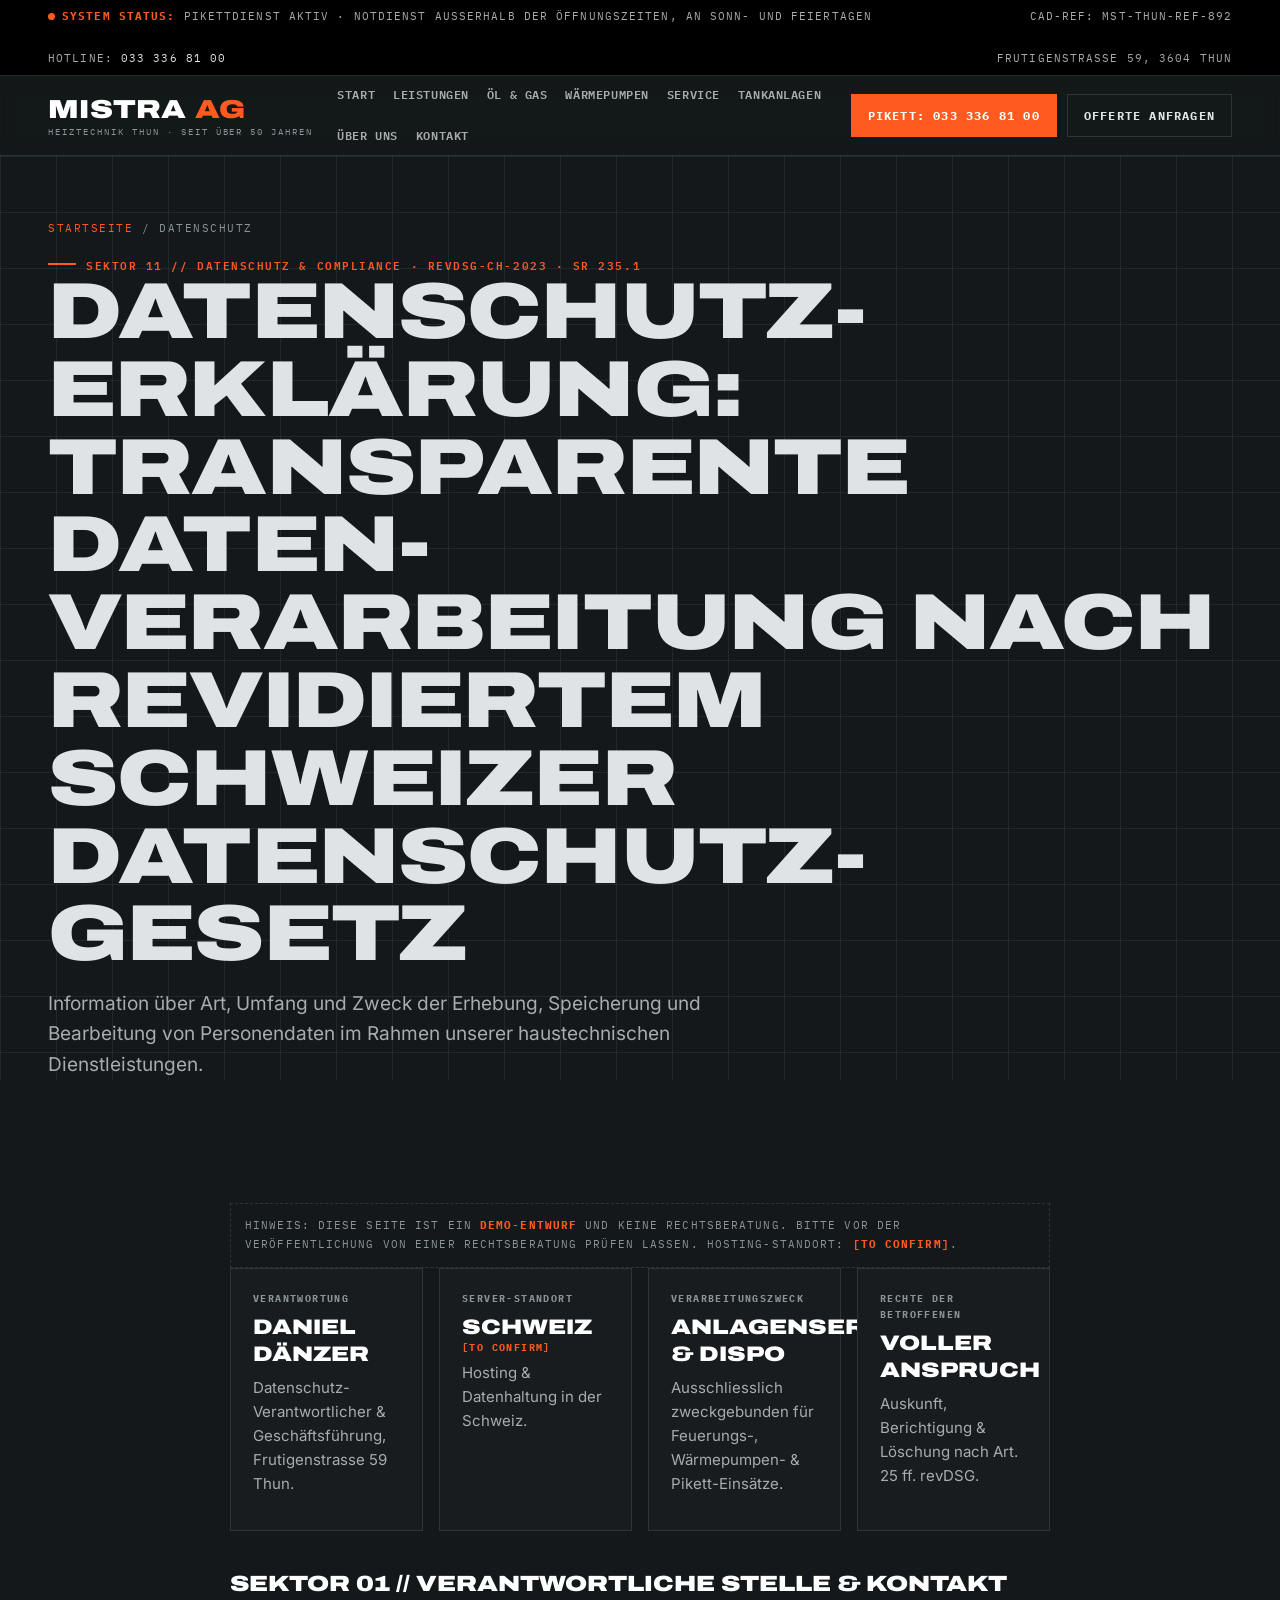
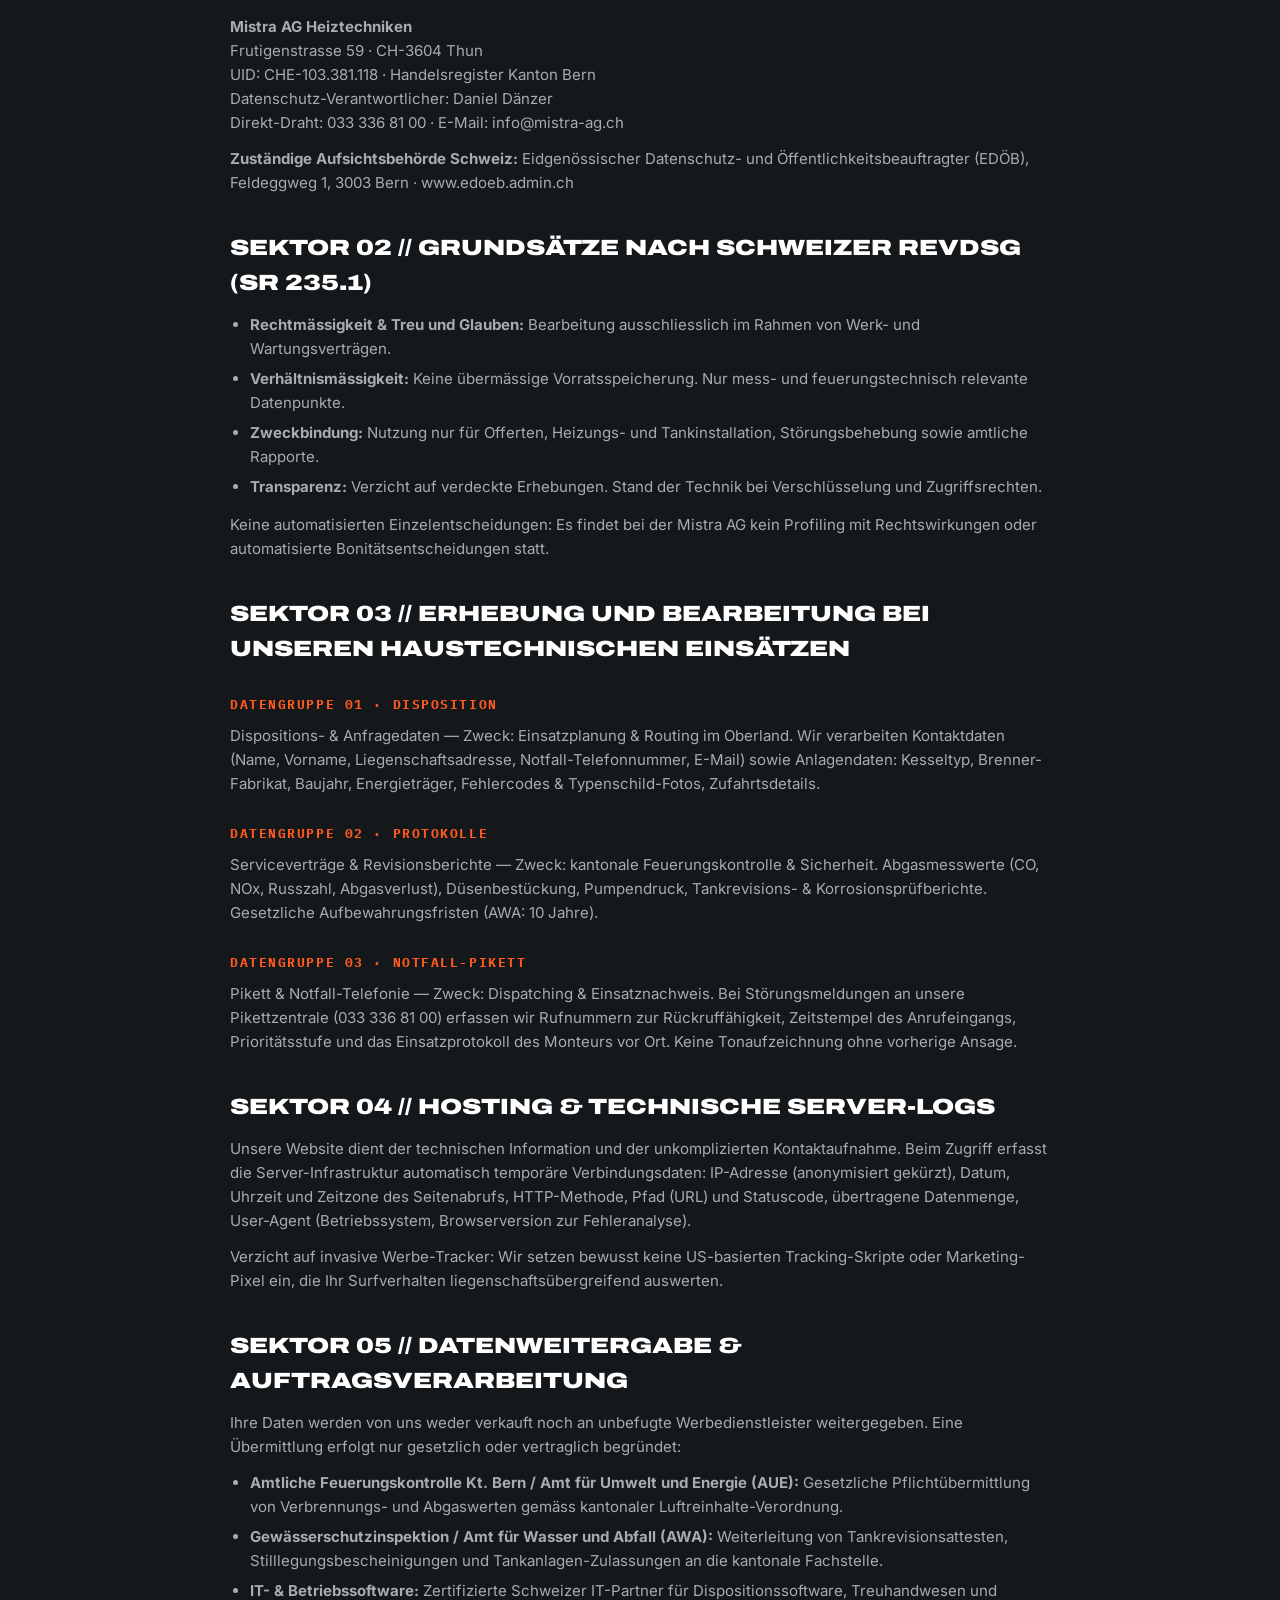
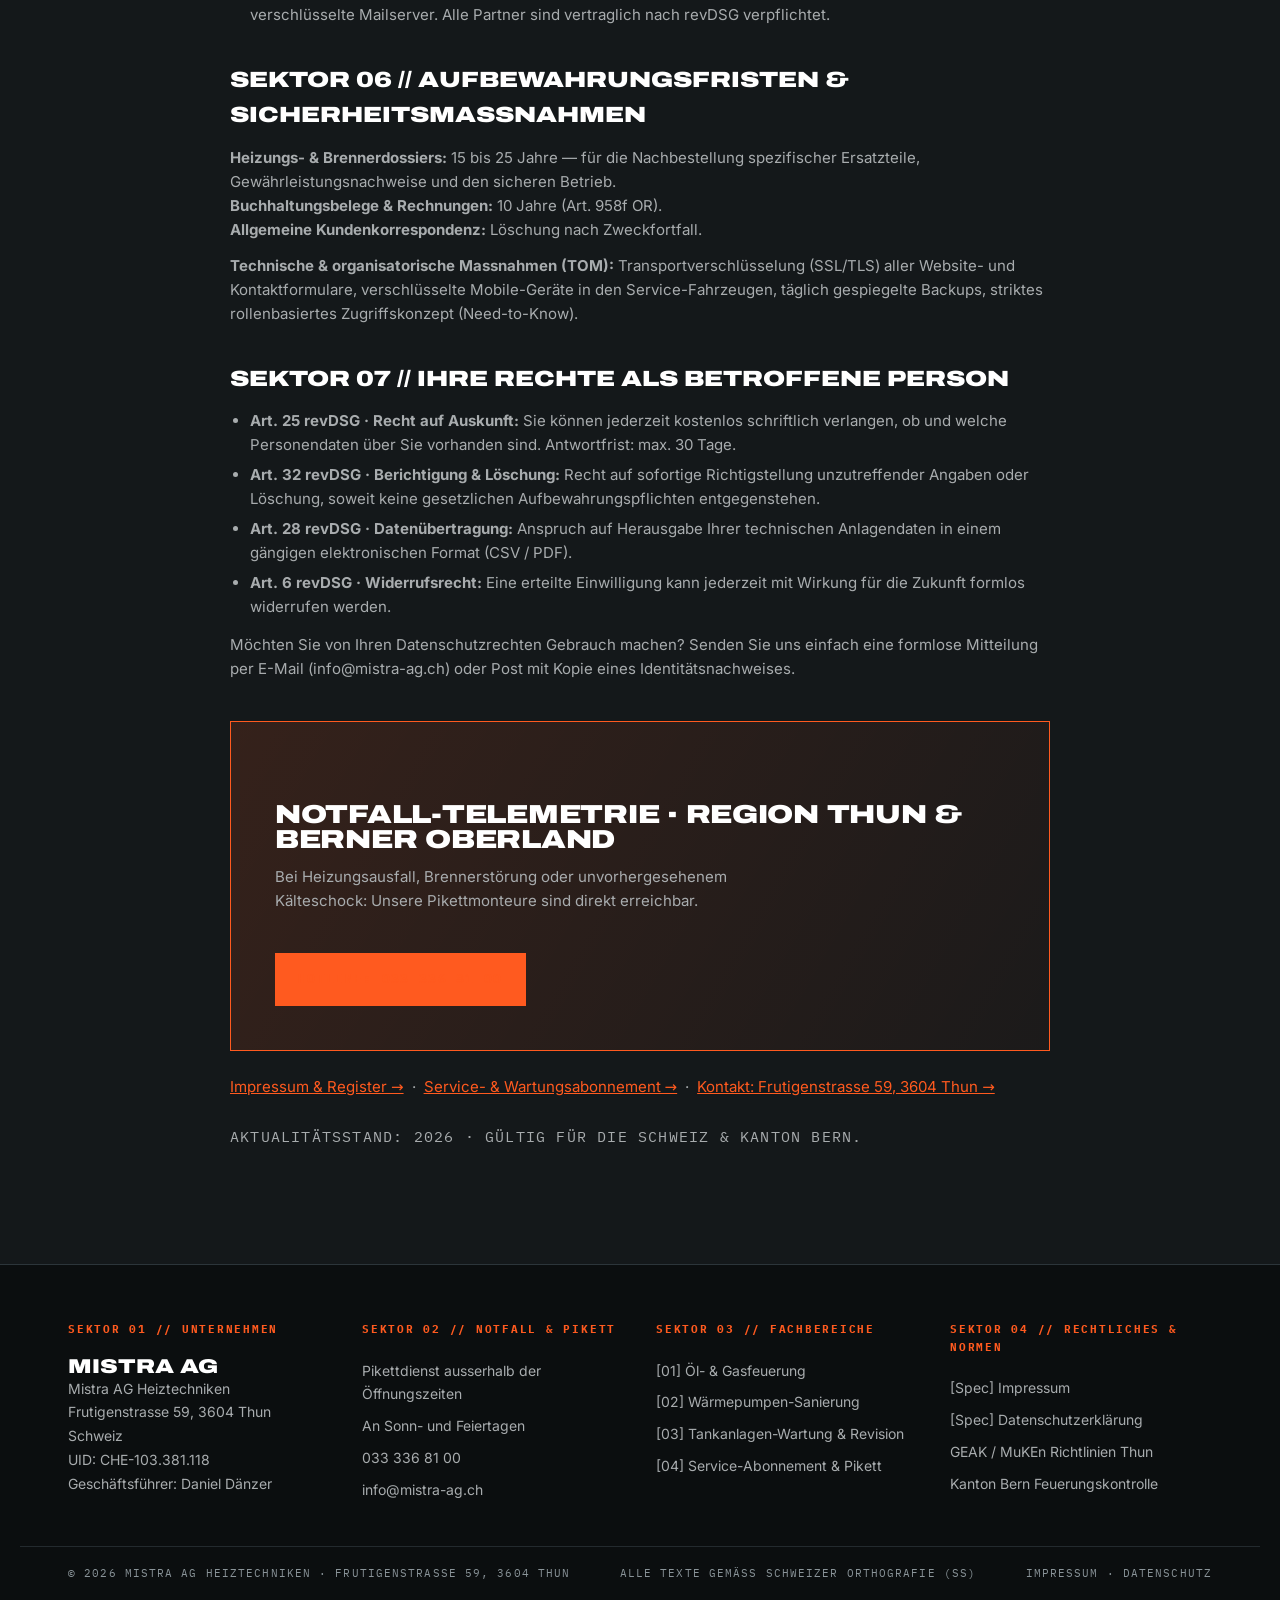
<file: datenschutz.html>
<!DOCTYPE html>
<html lang="de-CH">
<head>
<meta charset="UTF-8">
<meta name="viewport" content="width=device-width, initial-scale=1.0">
<title>Datenschutzerklärung (revDSG) — Mistra AG Heiztechniken Thun</title>
<meta name="description" content="Datenschutzerklärung der Mistra AG Heiztechniken Thun nach revidiertem Schweizer Datenschutzgesetz (revDSG): Erhebung, Bearbeitung und Ihre Rechte.">
<meta name="robots" content="noindex, nofollow">
<link rel="stylesheet" href="assets/css/main.css">
</head>
<body>
<div class="statusbar">
  <span><span class="dot"></span><b>System Status:</b> Pikettdienst aktiv &middot; Notdienst ausserhalb der &Ouml;ffnungszeiten, an Sonn- und Feiertagen</span>
  <span>CAD-Ref: MST-Thun-Ref-892</span>
  <span>Hotline: <a href="tel:0333368100">033 336 81 00</a></span>
  <span>Frutigenstrasse 59, 3604 Thun</span>
</div>
<header class="site-header">
  <div class="header-inner">
    <a class="logo" href="index.html" aria-label="Mistra AG Heiztechniken — Startseite">
      <span class="logo-name">Mistra <em>AG</em></span>
      <span class="logo-sub">Heiztechnik Thun &middot; Seit &uuml;ber 50 Jahren</span>
    </a>
    <button class="nav-toggle" type="button" aria-expanded="false" aria-controls="main-nav">Men&uuml; &#9776;</button>
    <nav class="main-nav" id="main-nav" aria-label="Hauptnavigation">
      <a href="index.html" title="Startseite">Start</a>
      <a href="leistungen.html" title="Leistungen">Leistungen</a>
      <a href="oel-gas.html" title="Öl- & Gasheizungen">Öl & Gas</a>
      <a href="waermepumpen.html" title="Wärmepumpen">Wärmepumpen</a>
      <a href="service-wartung.html" title="Service & Wartung">Service</a>
      <a href="tankanlagen-klima.html" title="Tankanlagen & Klima">Tankanlagen</a>
      <a href="ueber-uns.html" title="Über uns">Über uns</a>
      <a href="kontakt.html" title="Kontakt">Kontakt</a>
    </nav>
    <div class="header-cta">
      <a class="btn" href="tel:0333368100">Pikett: 033 336 81 00</a>
      <a class="btn btn--ghost" href="anfrage.html">Offerte anfragen</a>
    </div>
  </div>
</header>
<main>

<section class="page-head blueprint"><div class="wrap">
  <p class="crumbs"><a href="index.html">Startseite</a> / Datenschutz</p>
  <p class="eyebrow">Sektor 11 // Datenschutz &amp; Compliance &middot; revDSG-CH-2023 &middot; SR 235.1</p>
  <h1 class="display">Datenschutz&shy;erkl&auml;rung: Transparente Daten&shy;verarbeitung nach revidiertem Schweizer Datenschutz&shy;gesetz</h1>
  <p class="lede" style="margin-top:16px">Information &uuml;ber Art, Umfang und Zweck der Erhebung, Speicherung und Bearbeitung von Personendaten im Rahmen unserer haustechnischen Dienstleistungen.</p>
</div></section>

<section class="section"><div class="wrap legal-body">
  <div class="tcf">Hinweis: Diese Seite ist ein <b>Demo-Entwurf</b> und keine Rechtsberatung. Bitte vor der Ver&ouml;ffentlichung von einer Rechtsberatung pr&uuml;fen lassen. Hosting-Standort: <b>[TO CONFIRM]</b>.</div>

  <div class="kpi-strip" style="margin-bottom:8px">
    <div class="kpi"><b>Verantwortung</b><span>Daniel D&auml;nzer</span><p>Datenschutz-Verantwortlicher &amp; Gesch&auml;ftsf&uuml;hrung, Frutigenstrasse 59 Thun.</p></div>
    <div class="kpi"><b>Server-Standort</b><span>Schweiz <b style="color:var(--ember)">[TO CONFIRM]</b></span><p>Hosting &amp; Datenhaltung in der Schweiz.</p></div>
    <div class="kpi"><b>Verarbeitungszweck</b><span>Anlagenservice &amp; Dispo</span><p>Ausschliesslich zweckgebunden f&uuml;r Feuerungs-, W&auml;rmepumpen- &amp; Pikett-Eins&auml;tze.</p></div>
    <div class="kpi"><b>Rechte der Betroffenen</b><span>Voller Anspruch</span><p>Auskunft, Berichtigung &amp; L&ouml;schung nach Art. 25 ff. revDSG.</p></div>
  </div>

  <h2>Sektor 01 // Verantwortliche Stelle &amp; Kontakt</h2>
  <p><b>Mistra AG Heiztechniken</b><br>Frutigenstrasse 59 &middot; CH-3604 Thun<br>UID: CHE-103.381.118 &middot; Handelsregister Kanton Bern<br>Datenschutz-Verantwortlicher: Daniel D&auml;nzer<br>Direkt-Draht: 033 336 81 00 &middot; E-Mail: info@mistra-ag.ch</p>
  <p><b>Zust&auml;ndige Aufsichtsbeh&ouml;rde Schweiz:</b> Eidgen&ouml;ssischer Datenschutz- und &Ouml;ffentlichkeitsbeauftragter (ED&Ouml;B), Feldeggweg 1, 3003 Bern &middot; www.edoeb.admin.ch</p>

  <h2>Sektor 02 // Grunds&auml;tze nach Schweizer revDSG (SR 235.1)</h2>
  <ul>
    <li><b>Rechtm&auml;ssigkeit &amp; Treu und Glauben:</b> Bearbeitung ausschliesslich im Rahmen von Werk- und Wartungsvertr&auml;gen.</li>
    <li><b>Verh&auml;ltnism&auml;ssigkeit:</b> Keine &uuml;berm&auml;ssige Vorratsspeicherung. Nur mess- und feuerungstechnisch relevante Datenpunkte.</li>
    <li><b>Zweckbindung:</b> Nutzung nur f&uuml;r Offerten, Heizungs- und Tankinstallation, St&ouml;rungsbehebung sowie amtliche Rapporte.</li>
    <li><b>Transparenz:</b> Verzicht auf verdeckte Erhebungen. Stand der Technik bei Verschl&uuml;sselung und Zugriffsrechten.</li>
  </ul>
  <p>Keine automatisierten Einzelentscheidungen: Es findet bei der Mistra AG kein Profiling mit Rechtswirkungen oder automatisierte Bonit&auml;tsentscheidungen statt.</p>

  <h2>Sektor 03 // Erhebung und Bearbeitung bei unseren haustechnischen Eins&auml;tzen</h2>
  <h3>Datengruppe 01 &middot; Disposition</h3>
  <p>Dispositions- &amp; Anfragedaten &mdash; Zweck: Einsatzplanung &amp; Routing im Oberland. Wir verarbeiten Kontaktdaten (Name, Vorname, Liegenschaftsadresse, Notfall-Telefonnummer, E-Mail) sowie Anlagendaten: Kesseltyp, Brenner-Fabrikat, Baujahr, Energietr&auml;ger, Fehlercodes &amp; Typenschild-Fotos, Zufahrtsdetails.</p>
  <h3>Datengruppe 02 &middot; Protokolle</h3>
  <p>Servicevertr&auml;ge &amp; Revisionsberichte &mdash; Zweck: kantonale Feuerungskontrolle &amp; Sicherheit. Abgasmesswerte (CO, NOx, Russzahl, Abgasverlust), D&uuml;senbest&uuml;ckung, Pumpendruck, Tankrevisions- &amp; Korrosionspr&uuml;fberichte. Gesetzliche Aufbewahrungsfristen (AWA: 10 Jahre).</p>
  <h3>Datengruppe 03 &middot; Notfall-Pikett</h3>
  <p>Pikett &amp; Notfall-Telefonie &mdash; Zweck: Dispatching &amp; Einsatznachweis. Bei St&ouml;rungsmeldungen an unsere Pikettzentrale (033 336 81 00) erfassen wir Rufnummern zur R&uuml;ckruff&auml;higkeit, Zeitstempel des Anrufeingangs, Priorit&auml;tsstufe und das Einsatzprotokoll des Monteurs vor Ort. Keine Tonaufzeichnung ohne vorherige Ansage.</p>

  <h2>Sektor 04 // Hosting &amp; technische Server-Logs</h2>
  <p>Unsere Website dient der technischen Information und der unkomplizierten Kontaktaufnahme. Beim Zugriff erfasst die Server-Infrastruktur automatisch tempor&auml;re Verbindungsdaten: IP-Adresse (anonymisiert gek&uuml;rzt), Datum, Uhrzeit und Zeitzone des Seitenabrufs, HTTP-Methode, Pfad (URL) und Statuscode, &uuml;bertragene Datenmenge, User-Agent (Betriebssystem, Browserversion zur Fehleranalyse).</p>
  <p>Verzicht auf invasive Werbe-Tracker: Wir setzen bewusst keine US-basierten Tracking-Skripte oder Marketing-Pixel ein, die Ihr Surfverhalten liegenschafts&uuml;bergreifend auswerten.</p>

  <h2>Sektor 05 // Datenweitergabe &amp; Auftragsverarbeitung</h2>
  <p>Ihre Daten werden von uns weder verkauft noch an unbefugte Werbedienstleister weitergegeben. Eine &Uuml;bermittlung erfolgt nur gesetzlich oder vertraglich begr&uuml;ndet:</p>
  <ul>
    <li><b>Amtliche Feuerungskontrolle Kt. Bern / Amt f&uuml;r Umwelt und Energie (AUE):</b> Gesetzliche Pflicht&uuml;bermittlung von Verbrennungs- und Abgaswerten gem&auml;ss kantonaler Luftreinhalte-Verordnung.</li>
    <li><b>Gew&auml;sserschutzinspektion / Amt f&uuml;r Wasser und Abfall (AWA):</b> Weiterleitung von Tankrevisionsattesten, Stilllegungsbescheinigungen und Tankanlagen-Zulassungen an die kantonale Fachstelle.</li>
    <li><b>IT- &amp; Betriebssoftware:</b> Zertifizierte Schweizer IT-Partner f&uuml;r Dispositionssoftware, Treuhandwesen und verschl&uuml;sselte Mailserver. Alle Partner sind vertraglich nach revDSG verpflichtet.</li>
  </ul>

  <h2>Sektor 06 // Aufbewahrungsfristen &amp; Sicherheitsmassnahmen</h2>
  <p><b>Heizungs- &amp; Brennerdossiers:</b> 15 bis 25 Jahre &mdash; f&uuml;r die Nachbestellung spezifischer Ersatzteile, Gew&auml;hrleistungsnachweise und den sicheren Betrieb.<br>
  <b>Buchhaltungsbelege &amp; Rechnungen:</b> 10 Jahre (Art. 958f OR).<br>
  <b>Allgemeine Kundenkorrespondenz:</b> L&ouml;schung nach Zweckfortfall.</p>
  <p><b>Technische &amp; organisatorische Massnahmen (TOM):</b> Transportverschl&uuml;sselung (SSL/TLS) aller Website- und Kontaktformulare, verschl&uuml;sselte Mobile-Ger&auml;te in den Service-Fahrzeugen, t&auml;glich gespiegelte Backups, striktes rollenbasiertes Zugriffskonzept (Need-to-Know).</p>

  <h2>Sektor 07 // Ihre Rechte als betroffene Person</h2>
  <ul>
    <li><b>Art. 25 revDSG &middot; Recht auf Auskunft:</b> Sie k&ouml;nnen jederzeit kostenlos schriftlich verlangen, ob und welche Personendaten &uuml;ber Sie vorhanden sind. Antwortfrist: max. 30 Tage.</li>
    <li><b>Art. 32 revDSG &middot; Berichtigung &amp; L&ouml;schung:</b> Recht auf sofortige Richtigstellung unzutreffender Angaben oder L&ouml;schung, soweit keine gesetzlichen Aufbewahrungspflichten entgegenstehen.</li>
    <li><b>Art. 28 revDSG &middot; Daten&uuml;bertragung:</b> Anspruch auf Herausgabe Ihrer technischen Anlagendaten in einem g&auml;ngigen elektronischen Format (CSV / PDF).</li>
    <li><b>Art. 6 revDSG &middot; Widerrufsrecht:</b> Eine erteilte Einwilligung kann jederzeit mit Wirkung f&uuml;r die Zukunft formlos widerrufen werden.</li>
  </ul>
  <p>M&ouml;chten Sie von Ihren Datenschutzrechten Gebrauch machen? Senden Sie uns einfach eine formlose Mitteilung per E-Mail (info@mistra-ag.ch) oder Post mit Kopie eines Identit&auml;tsnachweises.</p>

  <div class="cta-band" style="margin-top:40px">
    <div><h2 class="display" style="font-size:26px">Notfall-Telemetrie &middot; Region Thun &amp; Berner Oberland</h2>
    <p>Bei Heizungsausfall, Brennerst&ouml;rung oder unvorhergesehenem K&auml;lteschock: Unsere Pikettmonteure sind direkt erreichbar.</p></div>
    <div class="hero-actions"><a class="btn" href="tel:0333368100">Hotline: 033 336 81 00</a></div>
  </div>
  <p style="margin-top:24px"><a href="impressum.html" style="color:var(--ember)">Impressum &amp; Register &rarr;</a> &nbsp;&middot;&nbsp; <a href="service-wartung.html" style="color:var(--ember)">Service- &amp; Wartungsabonnement &rarr;</a> &nbsp;&middot;&nbsp; <a href="kontakt.html" style="color:var(--ember)">Kontakt: Frutigenstrasse 59, 3604 Thun &rarr;</a></p>
  <p class="form-note" style="margin-top:24px">Aktualit&auml;tsstand: 2026 &middot; G&uuml;ltig f&uuml;r die Schweiz &amp; Kanton Bern.</p>
</div></section>

</main>
<footer class="site-footer">
  <div class="footer-grid">
    <div>
      <h4>Sektor 01 // Unternehmen</h4>
      <p class="foot-brand">Mistra AG</p>
      <p>Mistra AG Heiztechniken<br>Frutigenstrasse 59, 3604 Thun<br>Schweiz<br>UID: CHE-103.381.118<br>Gesch&auml;ftsf&uuml;hrer: Daniel D&auml;nzer</p>
    </div>
    <div>
      <h4>Sektor 02 // Notfall &amp; Pikett</h4>
      <ul>
        <li>Pikettdienst ausserhalb der &Ouml;ffnungszeiten</li>
        <li>An Sonn- und Feiertagen</li>
        <li><a href="tel:0333368100">033 336 81 00</a></li>
        <li><a href="mailto:info@mistra-ag.ch">info@mistra-ag.ch</a></li>
      </ul>
    </div>
    <div>
      <h4>Sektor 03 // Fachbereiche</h4>
      <ul>
        <li><a href="oel-gas.html">[01] &Ouml;l- &amp; Gasfeuerung</a></li>
        <li><a href="waermepumpen.html">[02] W&auml;rmepumpen-Sanierung</a></li>
        <li><a href="tankanlagen-klima.html">[03] Tankanlagen-Wartung &amp; Revision</a></li>
        <li><a href="service-wartung.html">[04] Service-Abonnement &amp; Pikett</a></li>
      </ul>
    </div>
    <div>
      <h4>Sektor 04 // Rechtliches &amp; Normen</h4>
      <ul>
        <li><a href="impressum.html">[Spec] Impressum</a></li>
        <li><a href="datenschutz.html">[Spec] Datenschutzerkl&auml;rung</a></li>
        <li>GEAK / MuKEn Richtlinien Thun</li>
        <li>Kanton Bern Feuerungskontrolle</li>
      </ul>
    </div>
  </div>
  <div class="footer-bottom">
    <span>&copy; 2026 Mistra AG Heiztechniken &middot; Frutigenstrasse 59, 3604 Thun</span>
    <span>Alle Texte gem&auml;ss Schweizer Orthografie (ss)</span>
    <span><a href="impressum.html">Impressum</a> &middot; <a href="datenschutz.html">Datenschutz</a></span>
  </div>
</footer>
<a class="sticky-pikett" href="tel:0333368100">&#9742; Pikettdienst anrufen &middot; 033 336 81 00</a>
<script src="assets/js/site.js"></script>
</body>
</html>
</file>
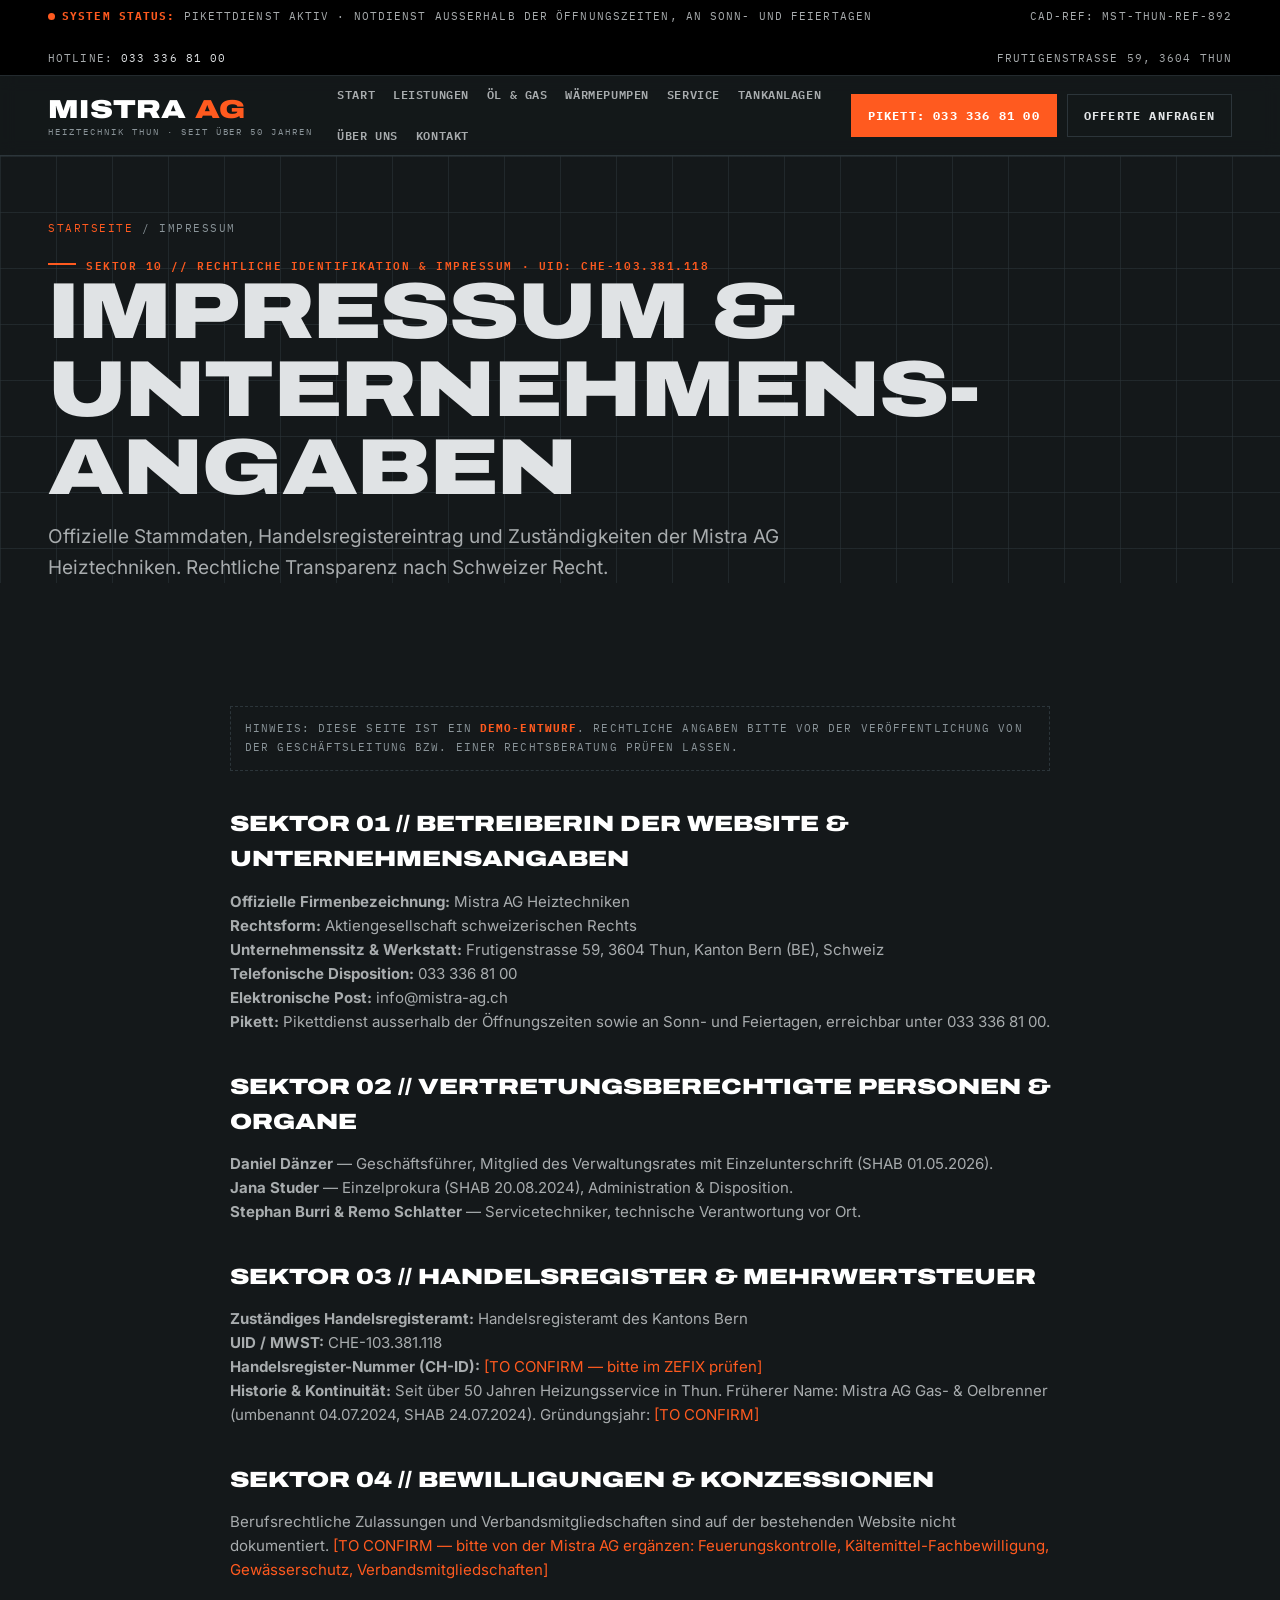
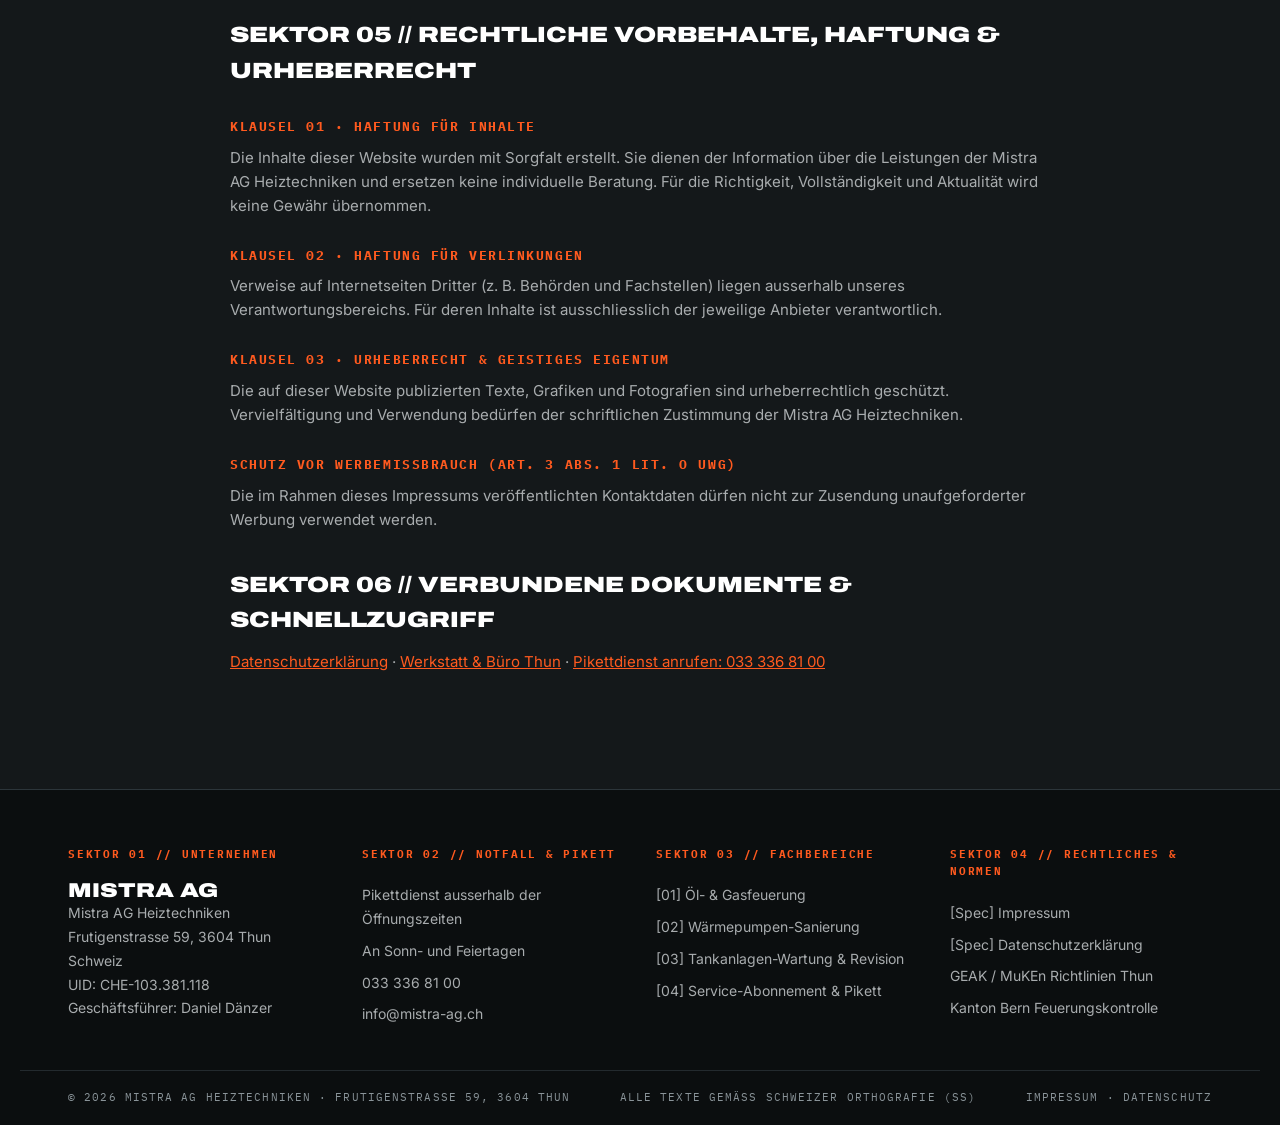
<file: impressum.html>
<!DOCTYPE html>
<html lang="de-CH">
<head>
<meta charset="UTF-8">
<meta name="viewport" content="width=device-width, initial-scale=1.0">
<title>Impressum & Rechtliches — Mistra AG Heiztechniken Thun</title>
<meta name="description" content="Impressum der Mistra AG Heiztechniken, Frutigenstrasse 59, 3604 Thun. UID CHE-103.381.118, Handelsregister Kanton Bern.">
<meta name="robots" content="noindex, nofollow">
<link rel="stylesheet" href="assets/css/main.css">
</head>
<body>
<div class="statusbar">
  <span><span class="dot"></span><b>System Status:</b> Pikettdienst aktiv &middot; Notdienst ausserhalb der &Ouml;ffnungszeiten, an Sonn- und Feiertagen</span>
  <span>CAD-Ref: MST-Thun-Ref-892</span>
  <span>Hotline: <a href="tel:0333368100">033 336 81 00</a></span>
  <span>Frutigenstrasse 59, 3604 Thun</span>
</div>
<header class="site-header">
  <div class="header-inner">
    <a class="logo" href="index.html" aria-label="Mistra AG Heiztechniken — Startseite">
      <span class="logo-name">Mistra <em>AG</em></span>
      <span class="logo-sub">Heiztechnik Thun &middot; Seit &uuml;ber 50 Jahren</span>
    </a>
    <button class="nav-toggle" type="button" aria-expanded="false" aria-controls="main-nav">Men&uuml; &#9776;</button>
    <nav class="main-nav" id="main-nav" aria-label="Hauptnavigation">
      <a href="index.html" title="Startseite">Start</a>
      <a href="leistungen.html" title="Leistungen">Leistungen</a>
      <a href="oel-gas.html" title="Öl- & Gasheizungen">Öl & Gas</a>
      <a href="waermepumpen.html" title="Wärmepumpen">Wärmepumpen</a>
      <a href="service-wartung.html" title="Service & Wartung">Service</a>
      <a href="tankanlagen-klima.html" title="Tankanlagen & Klima">Tankanlagen</a>
      <a href="ueber-uns.html" title="Über uns">Über uns</a>
      <a href="kontakt.html" title="Kontakt">Kontakt</a>
    </nav>
    <div class="header-cta">
      <a class="btn" href="tel:0333368100">Pikett: 033 336 81 00</a>
      <a class="btn btn--ghost" href="anfrage.html">Offerte anfragen</a>
    </div>
  </div>
</header>
<main>

<section class="page-head blueprint"><div class="wrap">
  <p class="crumbs"><a href="index.html">Startseite</a> / Impressum</p>
  <p class="eyebrow">Sektor 10 // Rechtliche Identifikation &amp; Impressum &middot; UID: CHE-103.381.118</p>
  <h1 class="display">Impressum &amp; Unternehmens&shy;angaben</h1>
  <p class="lede" style="margin-top:16px">Offizielle Stammdaten, Handelsregistereintrag und Zust&auml;ndigkeiten der Mistra AG Heiztechniken. Rechtliche Transparenz nach Schweizer Recht.</p>
</div></section>

<section class="section"><div class="wrap legal-body">
  <div class="tcf">Hinweis: Diese Seite ist ein <b>Demo-Entwurf</b>. Rechtliche Angaben bitte vor der Ver&ouml;ffentlichung von der Gesch&auml;ftsleitung bzw. einer Rechtsberatung pr&uuml;fen lassen.</div>

  <h2>Sektor 01 // Betreiberin der Website &amp; Unternehmensangaben</h2>
  <p><b>Offizielle Firmenbezeichnung:</b> Mistra AG Heiztechniken<br>
  <b>Rechtsform:</b> Aktiengesellschaft schweizerischen Rechts<br>
  <b>Unternehmenssitz &amp; Werkstatt:</b> Frutigenstrasse 59, 3604 Thun, Kanton Bern (BE), Schweiz<br>
  <b>Telefonische Disposition:</b> 033 336 81 00<br>
  <b>Elektronische Post:</b> info@mistra-ag.ch<br>
  <b>Pikett:</b> Pikettdienst ausserhalb der &Ouml;ffnungszeiten sowie an Sonn- und Feiertagen, erreichbar unter 033 336 81 00.</p>

  <h2>Sektor 02 // Vertretungsberechtigte Personen &amp; Organe</h2>
  <p><b>Daniel D&auml;nzer</b> &mdash; Gesch&auml;ftsf&uuml;hrer, Mitglied des Verwaltungsrates mit Einzelunterschrift (SHAB 01.05.2026).<br>
  <b>Jana Studer</b> &mdash; Einzelprokura (SHAB 20.08.2024), Administration &amp; Disposition.<br>
  <b>Stephan Burri &amp; Remo Schlatter</b> &mdash; Servicetechniker, technische Verantwortung vor Ort.</p>

  <h2>Sektor 03 // Handelsregister &amp; Mehrwertsteuer</h2>
  <p><b>Zust&auml;ndiges Handelsregisteramt:</b> Handelsregisteramt des Kantons Bern<br>
  <b>UID / MWST:</b> CHE-103.381.118<br>
  <b>Handelsregister-Nummer (CH-ID):</b> <span style="color:var(--ember)">[TO CONFIRM &mdash; bitte im ZEFIX pr&uuml;fen]</span><br>
  <b>Historie &amp; Kontinuit&auml;t:</b> Seit &uuml;ber 50 Jahren Heizungsservice in Thun. Fr&uuml;herer Name: Mistra AG Gas- &amp; Oelbrenner (umbenannt 04.07.2024, SHAB 24.07.2024). Gr&uuml;ndungsjahr: <span style="color:var(--ember)">[TO CONFIRM]</span></p>

  <h2>Sektor 04 // Bewilligungen &amp; Konzessionen</h2>
  <p>Berufsrechtliche Zulassungen und Verbandsmitgliedschaften sind auf der bestehenden Website nicht dokumentiert. <span style="color:var(--ember)">[TO CONFIRM &mdash; bitte von der Mistra AG erg&auml;nzen: Feuerungskontrolle, K&auml;ltemittel-Fachbewilligung, Gew&auml;sserschutz, Verbandsmitgliedschaften]</span></p>

  <h2>Sektor 05 // Rechtliche Vorbehalte, Haftung &amp; Urheberrecht</h2>
  <h3>Klausel 01 &middot; Haftung f&uuml;r Inhalte</h3>
  <p>Die Inhalte dieser Website wurden mit Sorgfalt erstellt. Sie dienen der Information &uuml;ber die Leistungen der Mistra AG Heiztechniken und ersetzen keine individuelle Beratung. F&uuml;r die Richtigkeit, Vollst&auml;ndigkeit und Aktualit&auml;t wird keine Gew&auml;hr &uuml;bernommen.</p>
  <h3>Klausel 02 &middot; Haftung f&uuml;r Verlinkungen</h3>
  <p>Verweise auf Internetseiten Dritter (z.&nbsp;B. Beh&ouml;rden und Fachstellen) liegen ausserhalb unseres Verantwortungsbereichs. F&uuml;r deren Inhalte ist ausschliesslich der jeweilige Anbieter verantwortlich.</p>
  <h3>Klausel 03 &middot; Urheberrecht &amp; geistiges Eigentum</h3>
  <p>Die auf dieser Website publizierten Texte, Grafiken und Fotografien sind urheberrechtlich gesch&uuml;tzt. Vervielf&auml;ltigung und Verwendung bed&uuml;rfen der schriftlichen Zustimmung der Mistra AG Heiztechniken.</p>
  <h3>Schutz vor Werbemissbrauch (Art. 3 Abs. 1 lit. o UWG)</h3>
  <p>Die im Rahmen dieses Impressums ver&ouml;ffentlichten Kontaktdaten d&uuml;rfen nicht zur Zusendung unaufgeforderter Werbung verwendet werden.</p>

  <h2>Sektor 06 // Verbundene Dokumente &amp; Schnellzugriff</h2>
  <p><a href="datenschutz.html">Datenschutzerkl&auml;rung</a> &middot; <a href="kontakt.html">Werkstatt &amp; B&uuml;ro Thun</a> &middot; <a href="tel:0333368100">Pikettdienst anrufen: 033 336 81 00</a></p>
</div></section>

</main>
<footer class="site-footer">
  <div class="footer-grid">
    <div>
      <h4>Sektor 01 // Unternehmen</h4>
      <p class="foot-brand">Mistra AG</p>
      <p>Mistra AG Heiztechniken<br>Frutigenstrasse 59, 3604 Thun<br>Schweiz<br>UID: CHE-103.381.118<br>Gesch&auml;ftsf&uuml;hrer: Daniel D&auml;nzer</p>
    </div>
    <div>
      <h4>Sektor 02 // Notfall &amp; Pikett</h4>
      <ul>
        <li>Pikettdienst ausserhalb der &Ouml;ffnungszeiten</li>
        <li>An Sonn- und Feiertagen</li>
        <li><a href="tel:0333368100">033 336 81 00</a></li>
        <li><a href="mailto:info@mistra-ag.ch">info@mistra-ag.ch</a></li>
      </ul>
    </div>
    <div>
      <h4>Sektor 03 // Fachbereiche</h4>
      <ul>
        <li><a href="oel-gas.html">[01] &Ouml;l- &amp; Gasfeuerung</a></li>
        <li><a href="waermepumpen.html">[02] W&auml;rmepumpen-Sanierung</a></li>
        <li><a href="tankanlagen-klima.html">[03] Tankanlagen-Wartung &amp; Revision</a></li>
        <li><a href="service-wartung.html">[04] Service-Abonnement &amp; Pikett</a></li>
      </ul>
    </div>
    <div>
      <h4>Sektor 04 // Rechtliches &amp; Normen</h4>
      <ul>
        <li><a href="impressum.html">[Spec] Impressum</a></li>
        <li><a href="datenschutz.html">[Spec] Datenschutzerkl&auml;rung</a></li>
        <li>GEAK / MuKEn Richtlinien Thun</li>
        <li>Kanton Bern Feuerungskontrolle</li>
      </ul>
    </div>
  </div>
  <div class="footer-bottom">
    <span>&copy; 2026 Mistra AG Heiztechniken &middot; Frutigenstrasse 59, 3604 Thun</span>
    <span>Alle Texte gem&auml;ss Schweizer Orthografie (ss)</span>
    <span><a href="impressum.html">Impressum</a> &middot; <a href="datenschutz.html">Datenschutz</a></span>
  </div>
</footer>
<a class="sticky-pikett" href="tel:0333368100">&#9742; Pikettdienst anrufen &middot; 033 336 81 00</a>
<script src="assets/js/site.js"></script>
</body>
</html>
</file>
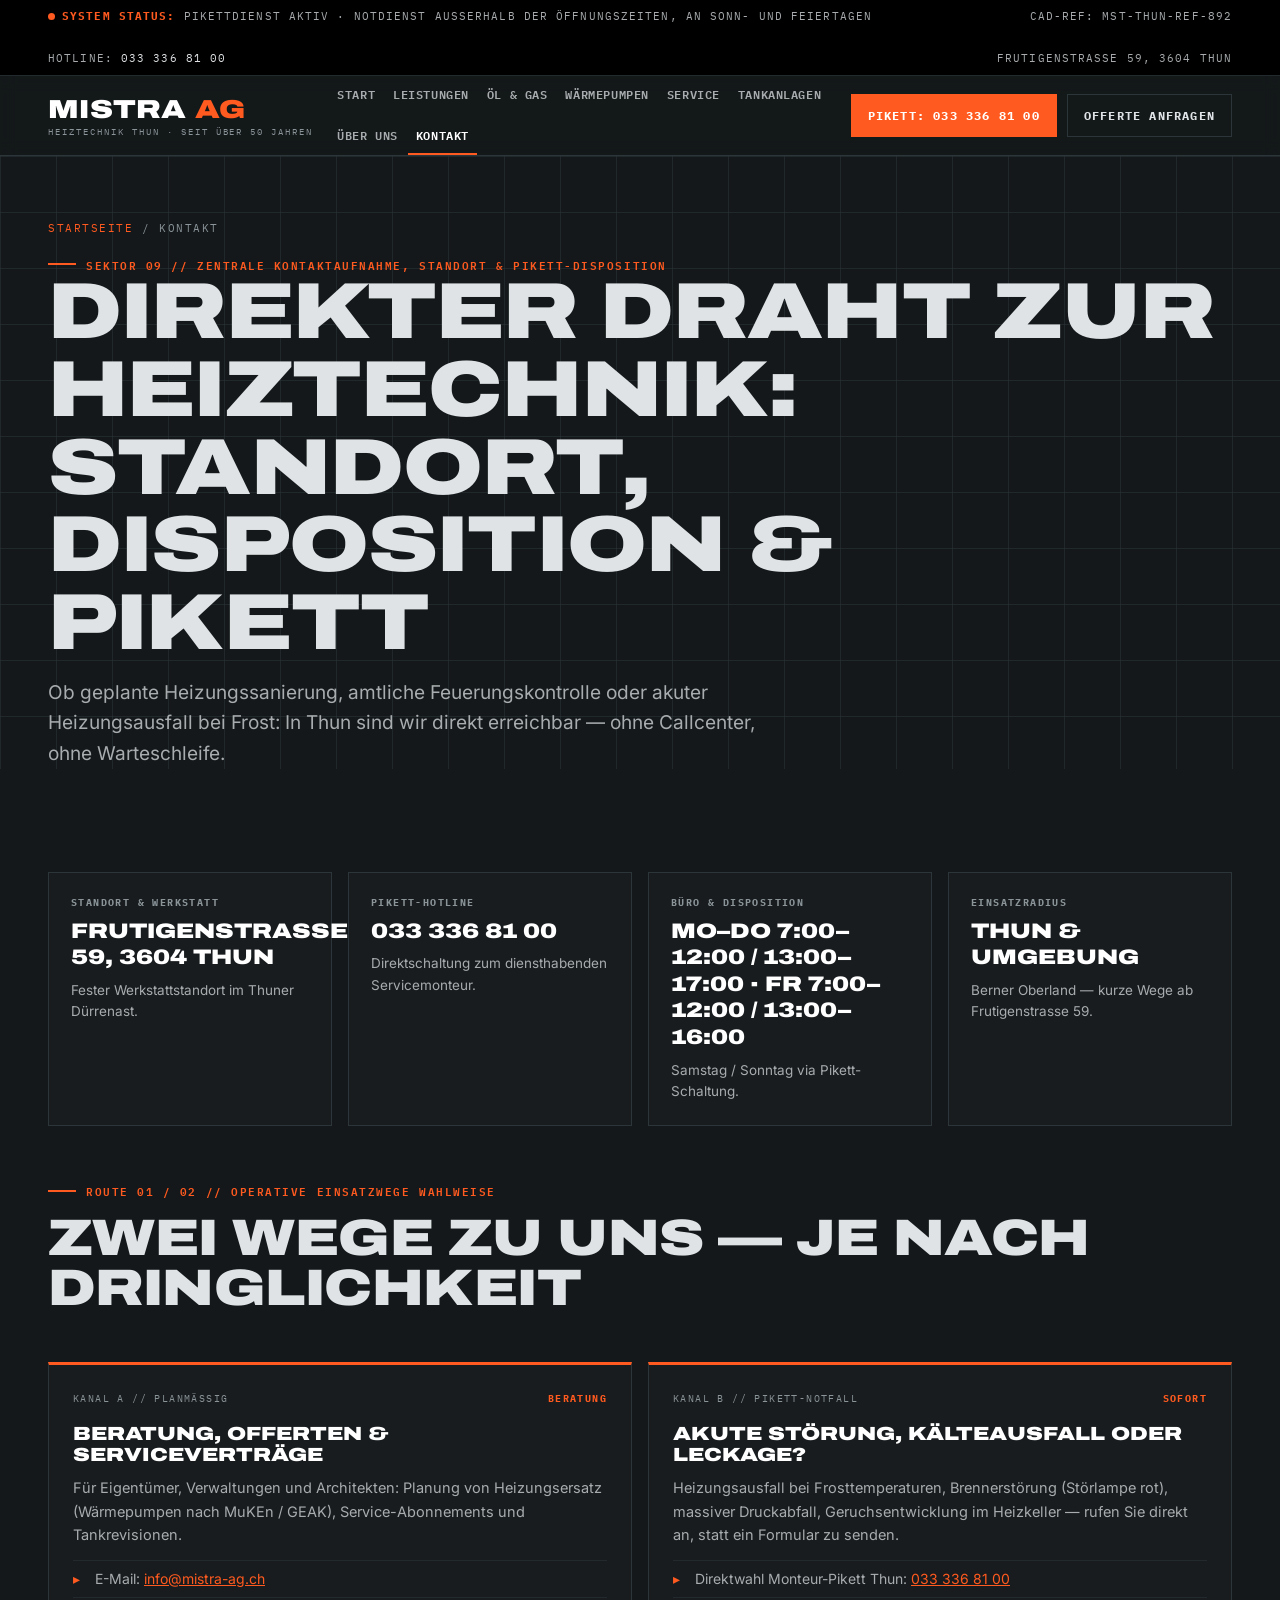
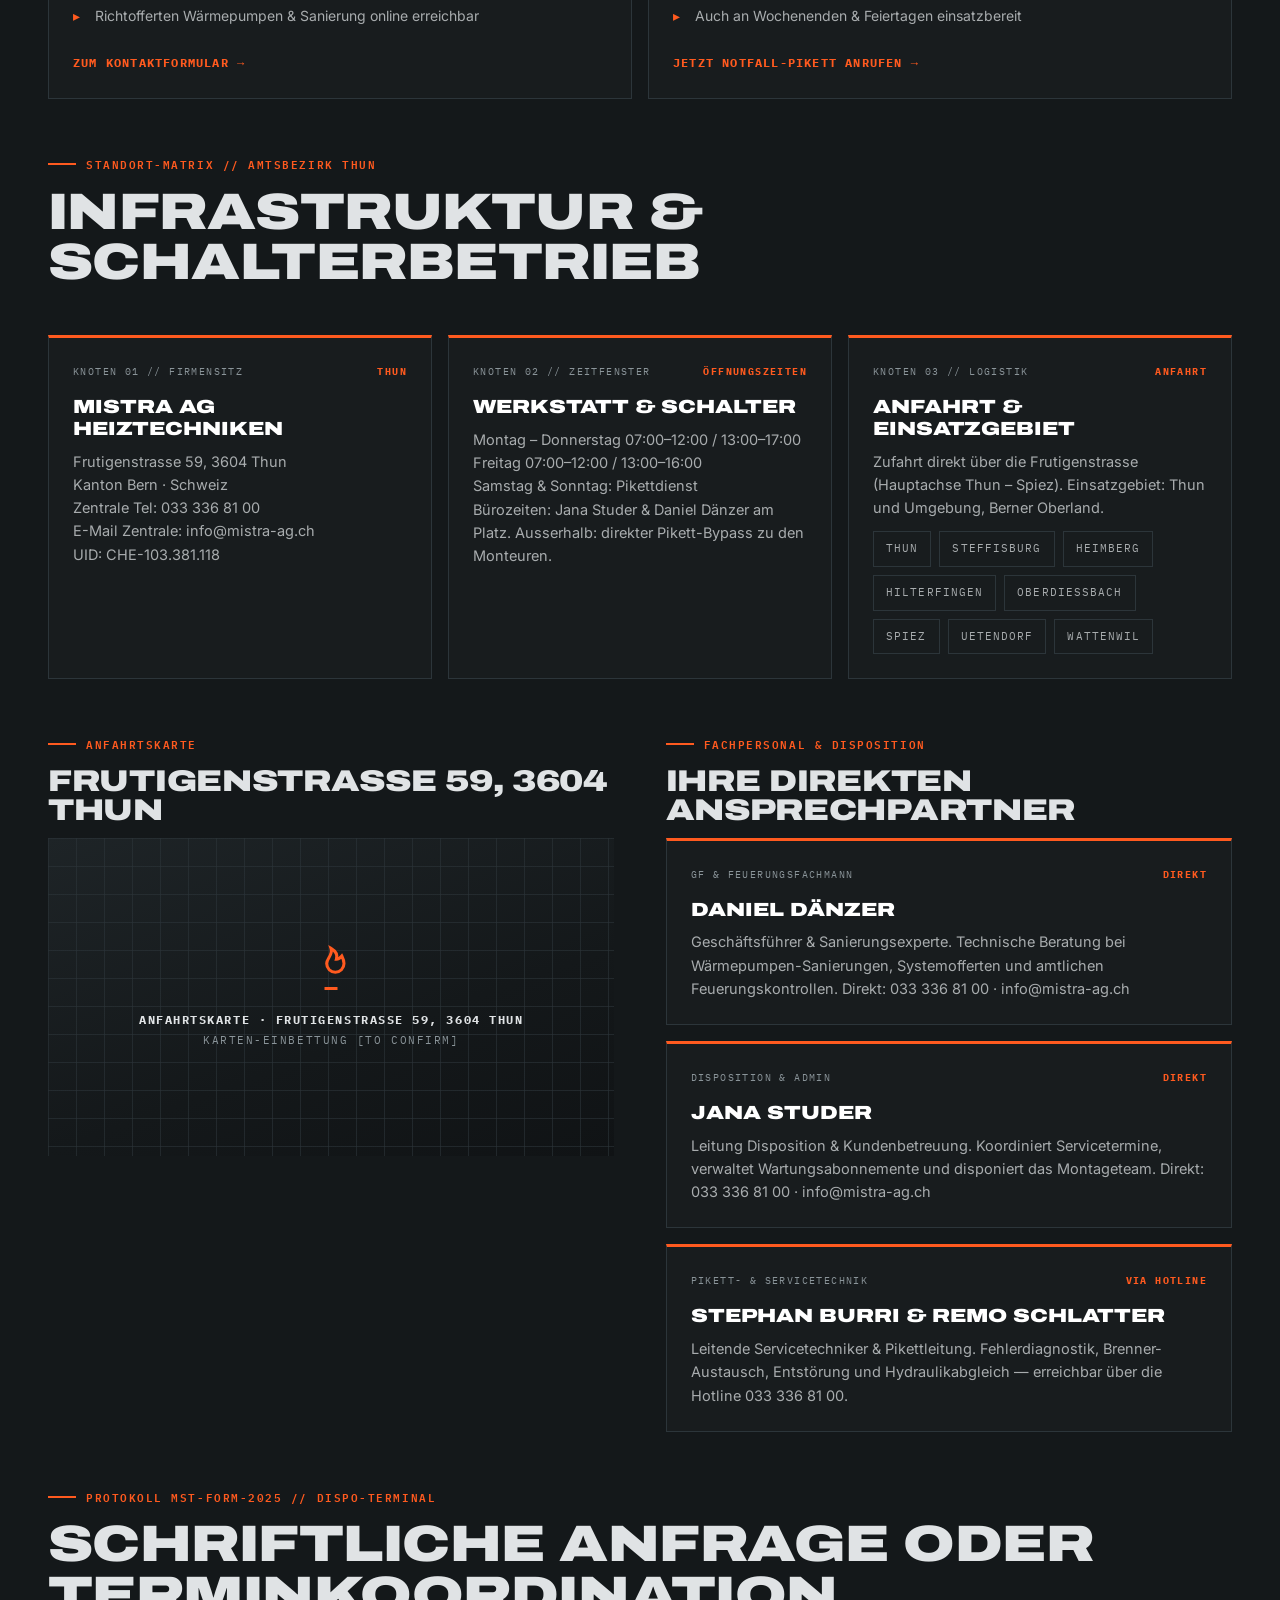
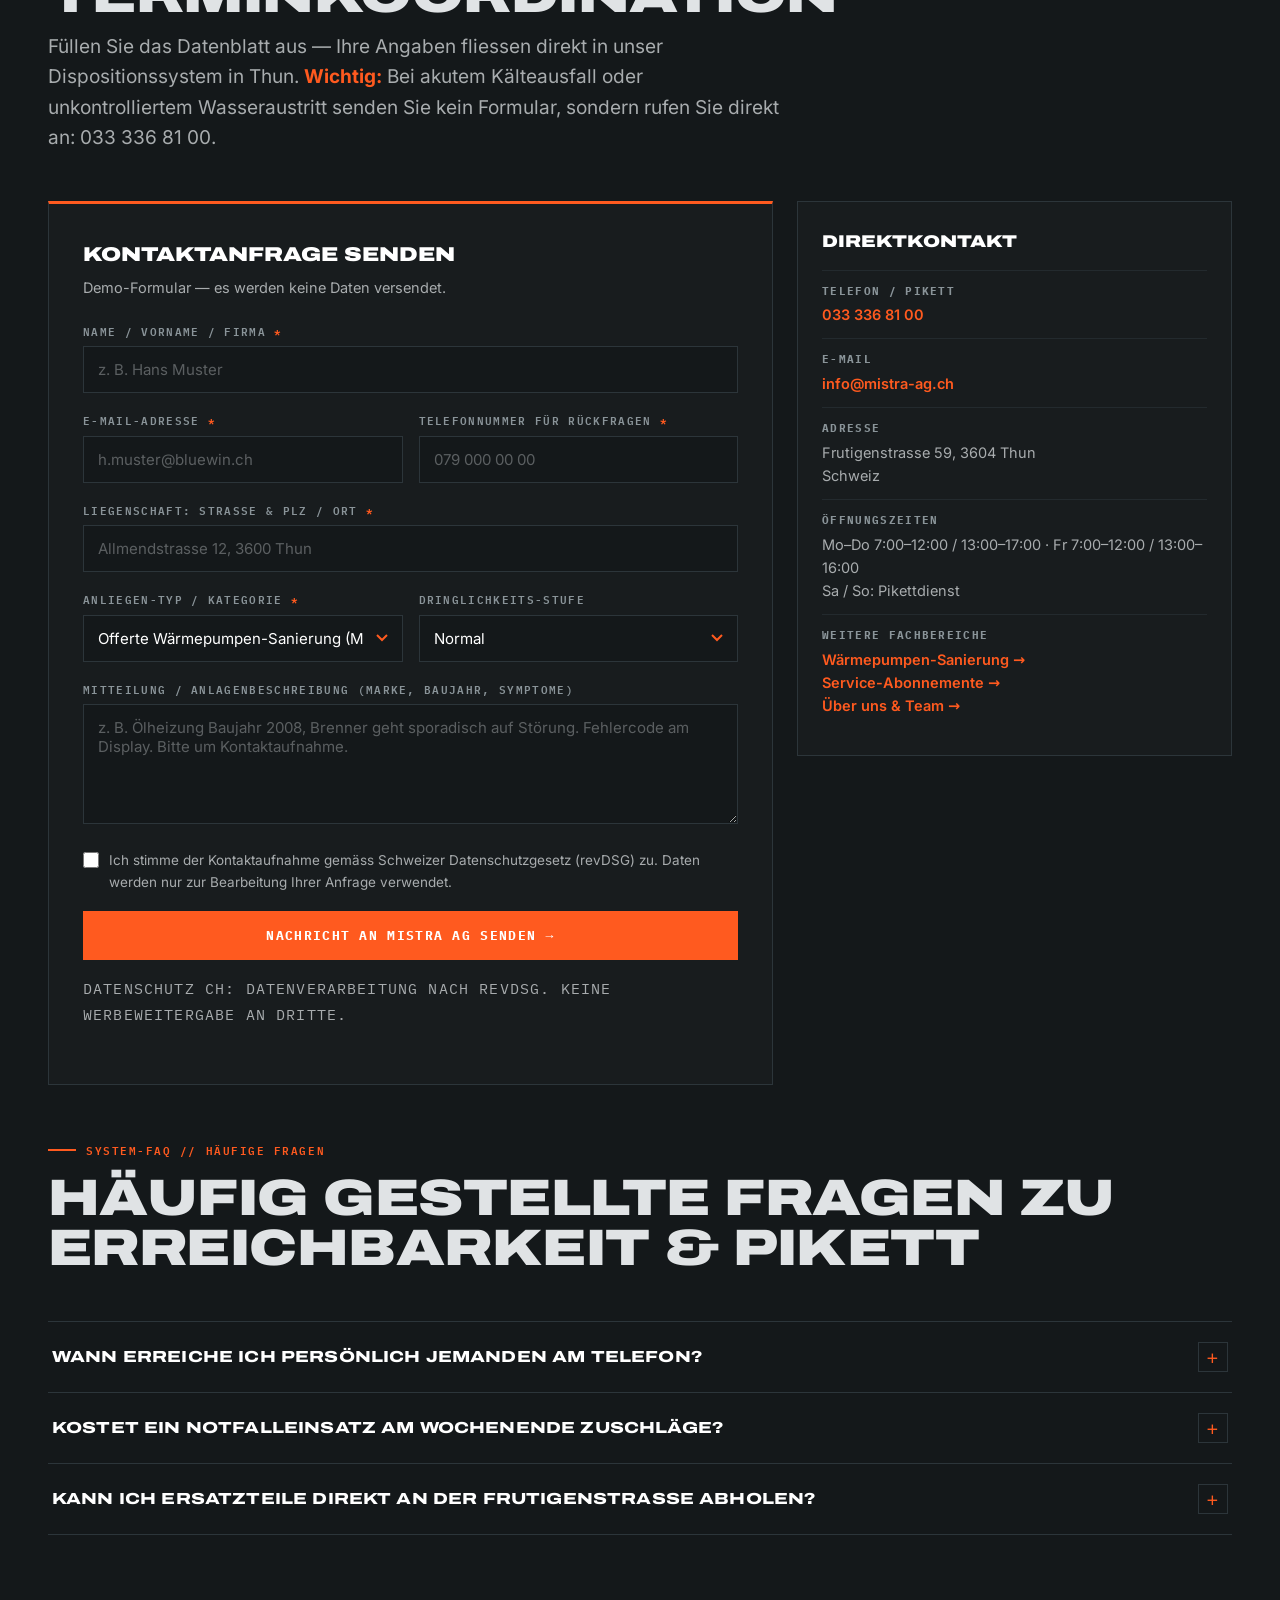
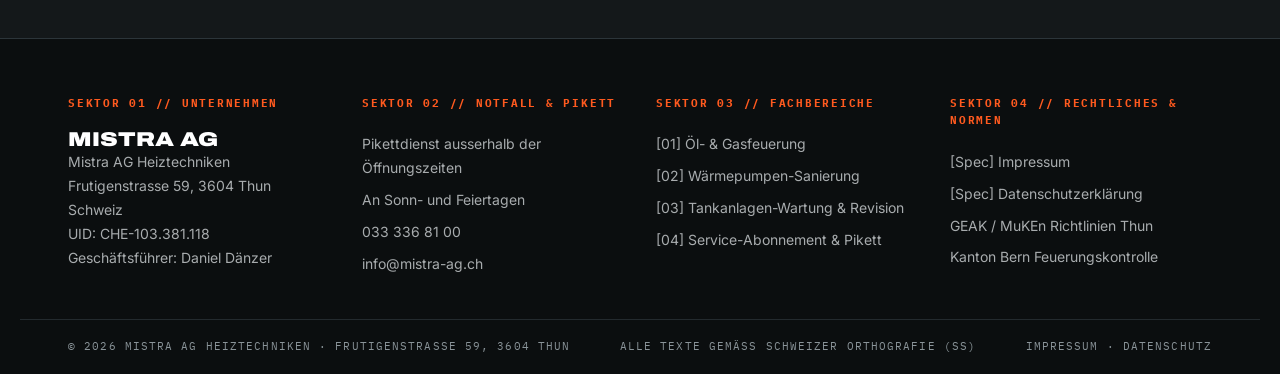
<file: kontakt.html>
<!DOCTYPE html>
<html lang="de-CH">
<head>
<meta charset="UTF-8">
<meta name="viewport" content="width=device-width, initial-scale=1.0">
<title>Kontakt, Adresse & Pikett — Mistra AG Heiztechniken Thun</title>
<meta name="description" content="Kontakt zur Mistra AG Thun: Frutigenstrasse 59, 3604 Thun, Telefon 033 336 81 00, info@mistra-ag.ch. Öffnungszeiten und Pikettdienst.">
<meta name="robots" content="noindex, nofollow">
<link rel="stylesheet" href="assets/css/main.css">
</head>
<body>
<div class="statusbar">
  <span><span class="dot"></span><b>System Status:</b> Pikettdienst aktiv &middot; Notdienst ausserhalb der &Ouml;ffnungszeiten, an Sonn- und Feiertagen</span>
  <span>CAD-Ref: MST-Thun-Ref-892</span>
  <span>Hotline: <a href="tel:0333368100">033 336 81 00</a></span>
  <span>Frutigenstrasse 59, 3604 Thun</span>
</div>
<header class="site-header">
  <div class="header-inner">
    <a class="logo" href="index.html" aria-label="Mistra AG Heiztechniken — Startseite">
      <span class="logo-name">Mistra <em>AG</em></span>
      <span class="logo-sub">Heiztechnik Thun &middot; Seit &uuml;ber 50 Jahren</span>
    </a>
    <button class="nav-toggle" type="button" aria-expanded="false" aria-controls="main-nav">Men&uuml; &#9776;</button>
    <nav class="main-nav" id="main-nav" aria-label="Hauptnavigation">
      <a href="index.html" title="Startseite">Start</a>
      <a href="leistungen.html" title="Leistungen">Leistungen</a>
      <a href="oel-gas.html" title="Öl- & Gasheizungen">Öl & Gas</a>
      <a href="waermepumpen.html" title="Wärmepumpen">Wärmepumpen</a>
      <a href="service-wartung.html" title="Service & Wartung">Service</a>
      <a href="tankanlagen-klima.html" title="Tankanlagen & Klima">Tankanlagen</a>
      <a href="ueber-uns.html" title="Über uns">Über uns</a>
      <a href="kontakt.html" title="Kontakt" aria-current="page">Kontakt</a>
    </nav>
    <div class="header-cta">
      <a class="btn" href="tel:0333368100">Pikett: 033 336 81 00</a>
      <a class="btn btn--ghost" href="anfrage.html">Offerte anfragen</a>
    </div>
  </div>
</header>
<main>

<section class="page-head blueprint"><div class="wrap">
  <p class="crumbs"><a href="index.html">Startseite</a> / Kontakt</p>
  <p class="eyebrow">Sektor 09 // Zentrale Kontaktaufnahme, Standort &amp; Pikett-Disposition</p>
  <h1 class="display">Direkter Draht zur Heiztechnik: Standort, Disposition &amp; Pikett</h1>
  <p class="lede" style="margin-top:16px">Ob geplante Heizungssanierung, amtliche Feuerungskontrolle oder akuter Heizungsausfall bei Frost: In Thun sind wir direkt erreichbar &mdash; ohne Callcenter, ohne Warteschleife.</p>
</div></section>

<section class="section"><div class="wrap">
  <div class="kpi-strip">
    <div class="kpi reveal"><b>Standort &amp; Werkstatt</b><span>Frutigenstrasse 59, 3604 Thun</span><p>Fester Werkstattstandort im Thuner D&uuml;rrenast.</p></div>
    <div class="kpi reveal"><b>Pikett-Hotline</b><span>033 336 81 00</span><p>Direktschaltung zum diensthabenden Servicemonteur.</p></div>
    <div class="kpi reveal"><b>B&uuml;ro &amp; Disposition</b><span>Mo–Do 7:00–12:00 / 13:00–17:00 · Fr 7:00–12:00 / 13:00–16:00</span><p>Samstag / Sonntag via Pikett-Schaltung.</p></div>
    <div class="kpi reveal"><b>Einsatzradius</b><span>Thun &amp; Umgebung</span><p>Berner Oberland &mdash; kurze Wege ab Frutigenstrasse 59.</p></div>
  </div>

  <div class="section-head reveal" style="margin-top:56px">
    <p class="eyebrow">Route 01 / 02 // Operative Einsatzwege wahlweise</p>
    <h2 class="display">Zwei Wege zu uns &mdash; je nach Dringlichkeit</h2>
  </div>
  <div class="plate-grid plate-grid--2">
    <article class="plate reveal"><div class="plate-ref"><span>Kanal A // Planm&auml;ssig</span><b>Beratung</b></div>
      <h3>Beratung, Offerten &amp; Servicevertr&auml;ge</h3>
      <p>F&uuml;r Eigent&uuml;mer, Verwaltungen und Architekten: Planung von Heizungsersatz (W&auml;rmepumpen nach MuKEn / GEAK), Service-Abonnements und Tankrevisionen.</p>
      <ul><li>E-Mail: <a href="mailto:info@mistra-ag.ch" style="color:var(--ember)">info@mistra-ag.ch</a></li><li>Richtofferten W&auml;rmepumpen &amp; Sanierung online erreichbar</li></ul>
      <a class="plate-link" href="anfrage.html">Zum Kontaktformular &rarr;</a></article>
    <article class="plate reveal"><div class="plate-ref"><span>Kanal B // Pikett-Notfall</span><b>Sofort</b></div>
      <h3>Akute St&ouml;rung, K&auml;lteausfall oder Leckage?</h3>
      <p>Heizungsausfall bei Frosttemperaturen, Brennerst&ouml;rung (St&ouml;rlampe rot), massiver Druckabfall, Geruchsentwicklung im Heizkeller &mdash; rufen Sie direkt an, statt ein Formular zu senden.</p>
      <ul><li>Direktwahl Monteur-Pikett Thun: <a href="tel:0333368100" style="color:var(--ember)">033 336 81 00</a></li><li>Auch an Wochenenden &amp; Feiertagen einsatzbereit</li></ul>
      <a class="plate-link" href="tel:0333368100">Jetzt Notfall-Pikett anrufen &rarr;</a></article>
  </div>

  <div class="section-head reveal" style="margin-top:56px">
    <p class="eyebrow">Standort-Matrix // Amtsbezirk Thun</p>
    <h2 class="display">Infrastruktur &amp; Schalterbetrieb</h2>
  </div>
  <div class="plate-grid plate-grid--3">
    <article class="plate reveal"><div class="plate-ref"><span>Knoten 01 // Firmensitz</span><b>Thun</b></div>
      <h3>Mistra AG Heiztechniken</h3>
      <p>Frutigenstrasse 59, 3604 Thun<br>Kanton Bern &middot; Schweiz<br>Zentrale Tel: 033 336 81 00<br>E-Mail Zentrale: info@mistra-ag.ch<br>UID: CHE-103.381.118</p></article>
    <article class="plate reveal"><div class="plate-ref"><span>Knoten 02 // Zeitfenster</span><b>&Ouml;ffnungszeiten</b></div>
      <h3>Werkstatt &amp; Schalter</h3>
      <p>Montag &ndash; Donnerstag 07:00&ndash;12:00 / 13:00&ndash;17:00<br>Freitag 07:00&ndash;12:00 / 13:00&ndash;16:00<br>Samstag &amp; Sonntag: Pikettdienst<br>B&uuml;rozeiten: Jana Studer &amp; Daniel D&auml;nzer am Platz. Ausserhalb: direkter Pikett-Bypass zu den Monteuren.</p></article>
    <article class="plate reveal"><div class="plate-ref"><span>Knoten 03 // Logistik</span><b>Anfahrt</b></div>
      <h3>Anfahrt &amp; Einsatzgebiet</h3>
      <p>Zufahrt direkt &uuml;ber die Frutigenstrasse (Hauptachse Thun &ndash; Spiez). Einsatzgebiet: Thun und Umgebung, Berner Oberland.</p>
      <div class="chips" style="margin-top:12px"><span class="chip">Thun</span><span class="chip">Steffisburg</span><span class="chip">Heimberg</span><span class="chip">Hilterfingen</span><span class="chip">Oberdiessbach</span><span class="chip">Spiez</span><span class="chip">Uetendorf</span><span class="chip">Wattenwil</span></div></article>
  </div>

  <div class="two-col" style="margin-top:56px">
    <div class="reveal">
      <p class="eyebrow">Anfahrtskarte</p>
      <h2 class="display" style="font-size:30px;margin:14px 0 12px">Frutigenstrasse 59, 3604 Thun</h2>
      <div class="ph ph--wide" role="img" aria-label="Foto-Platzhalter: Anfahrtskarte &middot; Frutigenstrasse 59, 3604 Thun">
  <svg class="ph-icon" width="52" height="52" viewBox="0 0 24 24" fill="none" stroke="currentColor" stroke-width="1.4" aria-hidden="true"><path d="M12 2.5c1 3-2 4.5-2 7a4 4 0 0 0 8 0c0-1.5-.5-2.5-1-3.5-.8 1-1.5 1.5-2.5 1.5.5-1.5 0-3.5-2.5-5z"/><path d="M9 21h6"/></svg>
  <div class="ph-label"><b>Anfahrtskarte &middot; Frutigenstrasse 59, 3604 Thun</b>Karten-Einbettung [TO CONFIRM]</div>
</div>
    </div>
    <div class="reveal">
      <p class="eyebrow">Fachpersonal &amp; Disposition</p>
      <h2 class="display" style="font-size:30px;margin:14px 0 12px">Ihre direkten Ansprechpartner</h2>
      <div class="plate-grid" style="grid-template-columns:1fr">
        <div class="plate"><div class="plate-ref"><span>GF &amp; Feuerungsfachmann</span><b>Direkt</b></div><h3>Daniel D&auml;nzer</h3><p>Gesch&auml;ftsf&uuml;hrer &amp; Sanierungsexperte. Technische Beratung bei W&auml;rmepumpen-Sanierungen, Systemofferten und amtlichen Feuerungskontrollen. Direkt: 033 336 81 00 &middot; info@mistra-ag.ch</p></div>
        <div class="plate"><div class="plate-ref"><span>Disposition &amp; Admin</span><b>Direkt</b></div><h3>Jana Studer</h3><p>Leitung Disposition &amp; Kundenbetreuung. Koordiniert Servicetermine, verwaltet Wartungsabonnemente und disponiert das Montageteam. Direkt: 033 336 81 00 &middot; info@mistra-ag.ch</p></div>
        <div class="plate"><div class="plate-ref"><span>Pikett- &amp; Servicetechnik</span><b>via Hotline</b></div><h3>Stephan Burri &amp; Remo Schlatter</h3><p>Leitende Servicetechniker &amp; Pikettleitung. Fehlerdiagnostik, Brenner-Austausch, Entst&ouml;rung und Hydraulikabgleich &mdash; erreichbar &uuml;ber die Hotline 033 336 81 00.</p></div>
      </div>
    </div>
  </div>

  <div class="section-head reveal" style="margin-top:56px">
    <p class="eyebrow">Protokoll MST-Form-2025 // Dispo-Terminal</p>
    <h2 class="display">Schriftliche Anfrage oder Terminkoordination</h2>
    <p class="lede">F&uuml;llen Sie das Datenblatt aus &mdash; Ihre Angaben fliessen direkt in unser Dispositionssystem in Thun. <b style="color:var(--ember)">Wichtig:</b> Bei akutem K&auml;lteausfall oder unkontrolliertem Wasseraustritt senden Sie kein Formular, sondern rufen Sie direkt an: 033 336 81 00.</p>
  </div>
  <div class="form-shell">
    <form class="form-panel" data-demo-form novalidate>
      <h3>Kontaktanfrage senden</h3>
      <p>Demo-Formular &mdash; es werden keine Daten versendet.</p>
      <div class="field"><label for="k-name">Name / Vorname / Firma <span class="req">*</span></label>
        <input id="k-name" name="name" type="text" required placeholder="z. B. Hans Muster"></div>
      <div class="field-row">
        <div class="field"><label for="k-email">E-Mail-Adresse <span class="req">*</span></label>
          <input id="k-email" name="email" type="email" required placeholder="h.muster@bluewin.ch"></div>
        <div class="field"><label for="k-tel">Telefonnummer f&uuml;r R&uuml;ckfragen <span class="req">*</span></label>
          <input id="k-tel" name="telefon" type="tel" required placeholder="079 000 00 00"></div>
      </div>
      <div class="field"><label for="k-objekt">Liegenschaft: Strasse &amp; PLZ / Ort <span class="req">*</span></label>
        <input id="k-objekt" name="objekt" type="text" required placeholder="Allmendstrasse 12, 3600 Thun"></div>
      <div class="field-row">
        <div class="field"><label for="k-anliegen">Anliegen-Typ / Kategorie <span class="req">*</span></label>
          <select id="k-anliegen" name="anliegen">
            <option>Offerte W&auml;rmepumpen-Sanierung (MuKEn)</option>
            <option>Brenner-Wartung / Service-Abonnement</option>
            <option>Amtliche Feuerungskontrolle</option>
            <option>Tankanlagen &amp; Tankanlagen-Revision</option>
            <option>Klimaanlage / K&auml;ltetechnik</option>
            <option>Allgemeine technische Anfrage</option>
          </select></div>
        <div class="field"><label for="k-dring">Dringlichkeits-Stufe</label>
          <select id="k-dring" name="dringlichkeit">
            <option>Normal</option><option>Dringend (Planung innerhalb dieser Woche)</option>
            <option>Notfall (bitte umgehend telefonisch melden!)</option>
          </select></div>
      </div>
      <div class="field"><label for="k-msg">Mitteilung / Anlagenbeschreibung (Marke, Baujahr, Symptome)</label>
        <textarea id="k-msg" name="nachricht" placeholder="z. B. &Ouml;lheizung Baujahr 2008, Brenner geht sporadisch auf St&ouml;rung. Fehlercode am Display. Bitte um Kontaktaufnahme."></textarea></div>
      <label class="check-line"><input type="checkbox" required><span>Ich stimme der Kontaktaufnahme gem&auml;ss Schweizer Datenschutzgesetz (revDSG) zu. Daten werden nur zur Bearbeitung Ihrer Anfrage verwendet.</span></label>
      <button class="btn" type="submit" style="width:100%;justify-content:center;margin-top:8px">Nachricht an Mistra AG senden &rarr;</button>
      <p class="form-note">Datenschutz CH: Datenverarbeitung nach revDSG. Keine Werbeweitergabe an Dritte.</p>
      <div class="form-success" role="status">
        <h4>Nachricht erfasst (Demo)</h4>
        <p>Vielen Dank &mdash; Ihre Nachricht ist im Demo-Modus erfasst. Auf der Live-Website w&uuml;rde die Disposition Thun Ihre Anfrage direkt erhalten.</p>
      </div>
    </form>
    <aside class="side-panel">
      <h3>Direktkontakt</h3>
      <div class="side-row"><b>Telefon / Pikett</b><a href="tel:0333368100">033 336 81 00</a></div>
      <div class="side-row"><b>E-Mail</b><a href="mailto:info@mistra-ag.ch">info@mistra-ag.ch</a></div>
      <div class="side-row"><b>Adresse</b>Frutigenstrasse 59, 3604 Thun<br>Schweiz</div>
      <div class="side-row"><b>&Ouml;ffnungszeiten</b>Mo–Do 7:00–12:00 / 13:00–17:00 · Fr 7:00–12:00 / 13:00–16:00<br>Sa / So: Pikettdienst</div>
      <div class="side-row"><b>Weitere Fachbereiche</b><a href="waermepumpen.html">W&auml;rmepumpen-Sanierung &rarr;</a><br><a href="service-wartung.html">Service-Abonnemente &rarr;</a><br><a href="ueber-uns.html">&Uuml;ber uns &amp; Team &rarr;</a></div>
    </aside>
  </div>

  <div class="section-head reveal" style="margin-top:56px">
    <p class="eyebrow">System-FAQ // H&auml;ufige Fragen</p>
    <h2 class="display">H&auml;ufig gestellte Fragen zu Erreichbarkeit &amp; Pikett</h2>
  </div>
  <div class="faq">
<div class="faq-item">
  <button class="faq-q" type="button" aria-expanded="false"><span>Wann erreiche ich pers&ouml;nlich jemanden am Telefon?</span><span class="faq-icon" aria-hidden="true">+</span></button>
  <div class="faq-a"><p>Tags&uuml;ber von Montag bis Freitag empf&auml;ngt Sie Jana Studer direkt im B&uuml;ro. Nachts, an Feiertagen und am Wochenende schaltet die Pikettzentrale durch &mdash; <b>keine externe Telefonzentrale</b>.</p></div>
</div>
<div class="faq-item">
  <button class="faq-q" type="button" aria-expanded="false"><span>Kostet ein Notfalleinsatz am Wochenende Zuschl&auml;ge?</span><span class="faq-icon" aria-hidden="true">+</span></button>
  <div class="faq-a"><p>F&uuml;r Kunden mit einem Mistra Service-Abonnement sind Notfallzuschl&auml;ge und Wegpauschalen abgedeckt &mdash; im Abo werden nur Materialkosten verrechnet. Bei Neukunden ohne Abonnement verrechnet sich der Einsatz nach Regie.</p></div>
</div>
<div class="faq-item">
  <button class="faq-q" type="button" aria-expanded="false"><span>Kann ich Ersatzteile direkt an der Frutigenstrasse abholen?</span><span class="faq-icon" aria-hidden="true">+</span></button>
  <div class="faq-a"><p>Ja. In unserem Handwerker-Ersatzteillager an der Frutigenstrasse 59 f&uuml;hren wir g&auml;ngige Brennerd&uuml;sen, Filter und Dichtungen. <span style='color:var(--ember)'>[TO CONFIRM: Lagerumfang]</span></p></div>
</div>
</div>
</div></section>

</main>
<footer class="site-footer">
  <div class="footer-grid">
    <div>
      <h4>Sektor 01 // Unternehmen</h4>
      <p class="foot-brand">Mistra AG</p>
      <p>Mistra AG Heiztechniken<br>Frutigenstrasse 59, 3604 Thun<br>Schweiz<br>UID: CHE-103.381.118<br>Gesch&auml;ftsf&uuml;hrer: Daniel D&auml;nzer</p>
    </div>
    <div>
      <h4>Sektor 02 // Notfall &amp; Pikett</h4>
      <ul>
        <li>Pikettdienst ausserhalb der &Ouml;ffnungszeiten</li>
        <li>An Sonn- und Feiertagen</li>
        <li><a href="tel:0333368100">033 336 81 00</a></li>
        <li><a href="mailto:info@mistra-ag.ch">info@mistra-ag.ch</a></li>
      </ul>
    </div>
    <div>
      <h4>Sektor 03 // Fachbereiche</h4>
      <ul>
        <li><a href="oel-gas.html">[01] &Ouml;l- &amp; Gasfeuerung</a></li>
        <li><a href="waermepumpen.html">[02] W&auml;rmepumpen-Sanierung</a></li>
        <li><a href="tankanlagen-klima.html">[03] Tankanlagen-Wartung &amp; Revision</a></li>
        <li><a href="service-wartung.html">[04] Service-Abonnement &amp; Pikett</a></li>
      </ul>
    </div>
    <div>
      <h4>Sektor 04 // Rechtliches &amp; Normen</h4>
      <ul>
        <li><a href="impressum.html">[Spec] Impressum</a></li>
        <li><a href="datenschutz.html">[Spec] Datenschutzerkl&auml;rung</a></li>
        <li>GEAK / MuKEn Richtlinien Thun</li>
        <li>Kanton Bern Feuerungskontrolle</li>
      </ul>
    </div>
  </div>
  <div class="footer-bottom">
    <span>&copy; 2026 Mistra AG Heiztechniken &middot; Frutigenstrasse 59, 3604 Thun</span>
    <span>Alle Texte gem&auml;ss Schweizer Orthografie (ss)</span>
    <span><a href="impressum.html">Impressum</a> &middot; <a href="datenschutz.html">Datenschutz</a></span>
  </div>
</footer>
<a class="sticky-pikett" href="tel:0333368100">&#9742; Pikettdienst anrufen &middot; 033 336 81 00</a>
<script src="assets/js/site.js"></script>
</body>
</html>
</file>
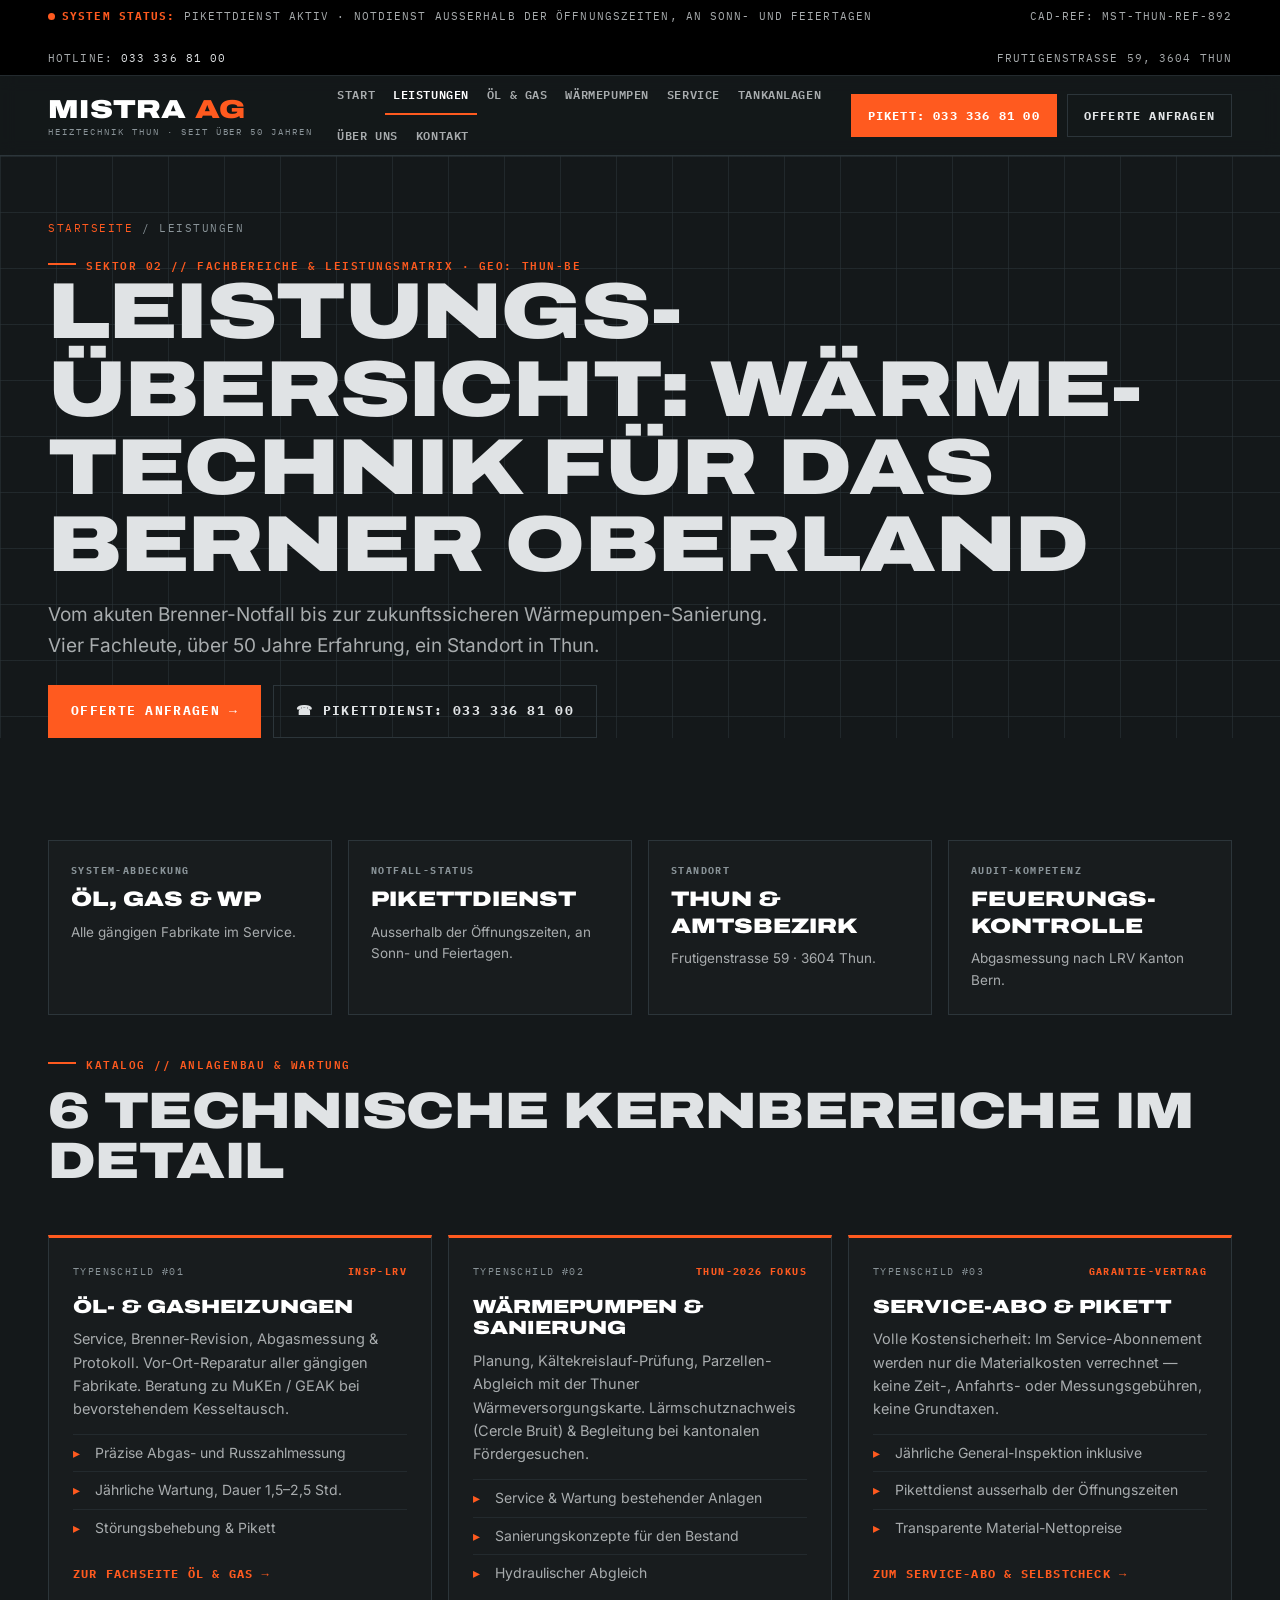
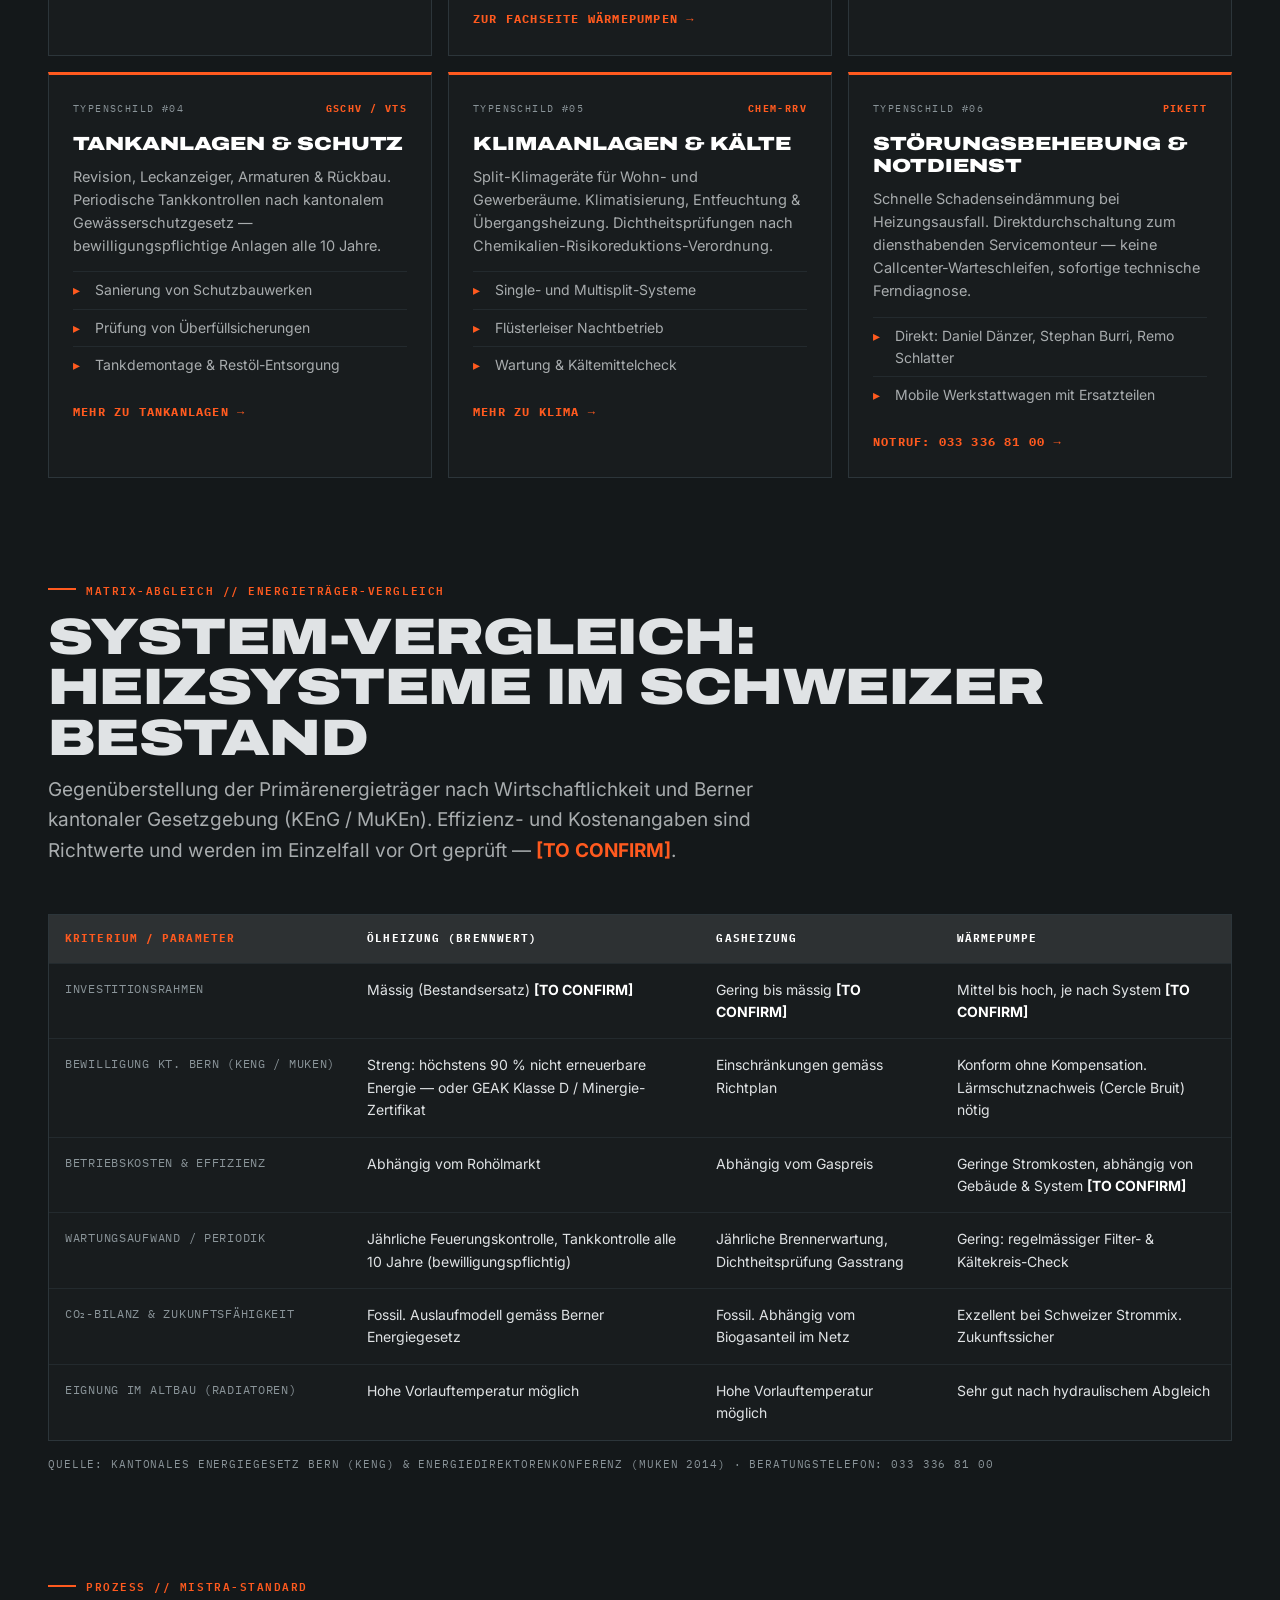
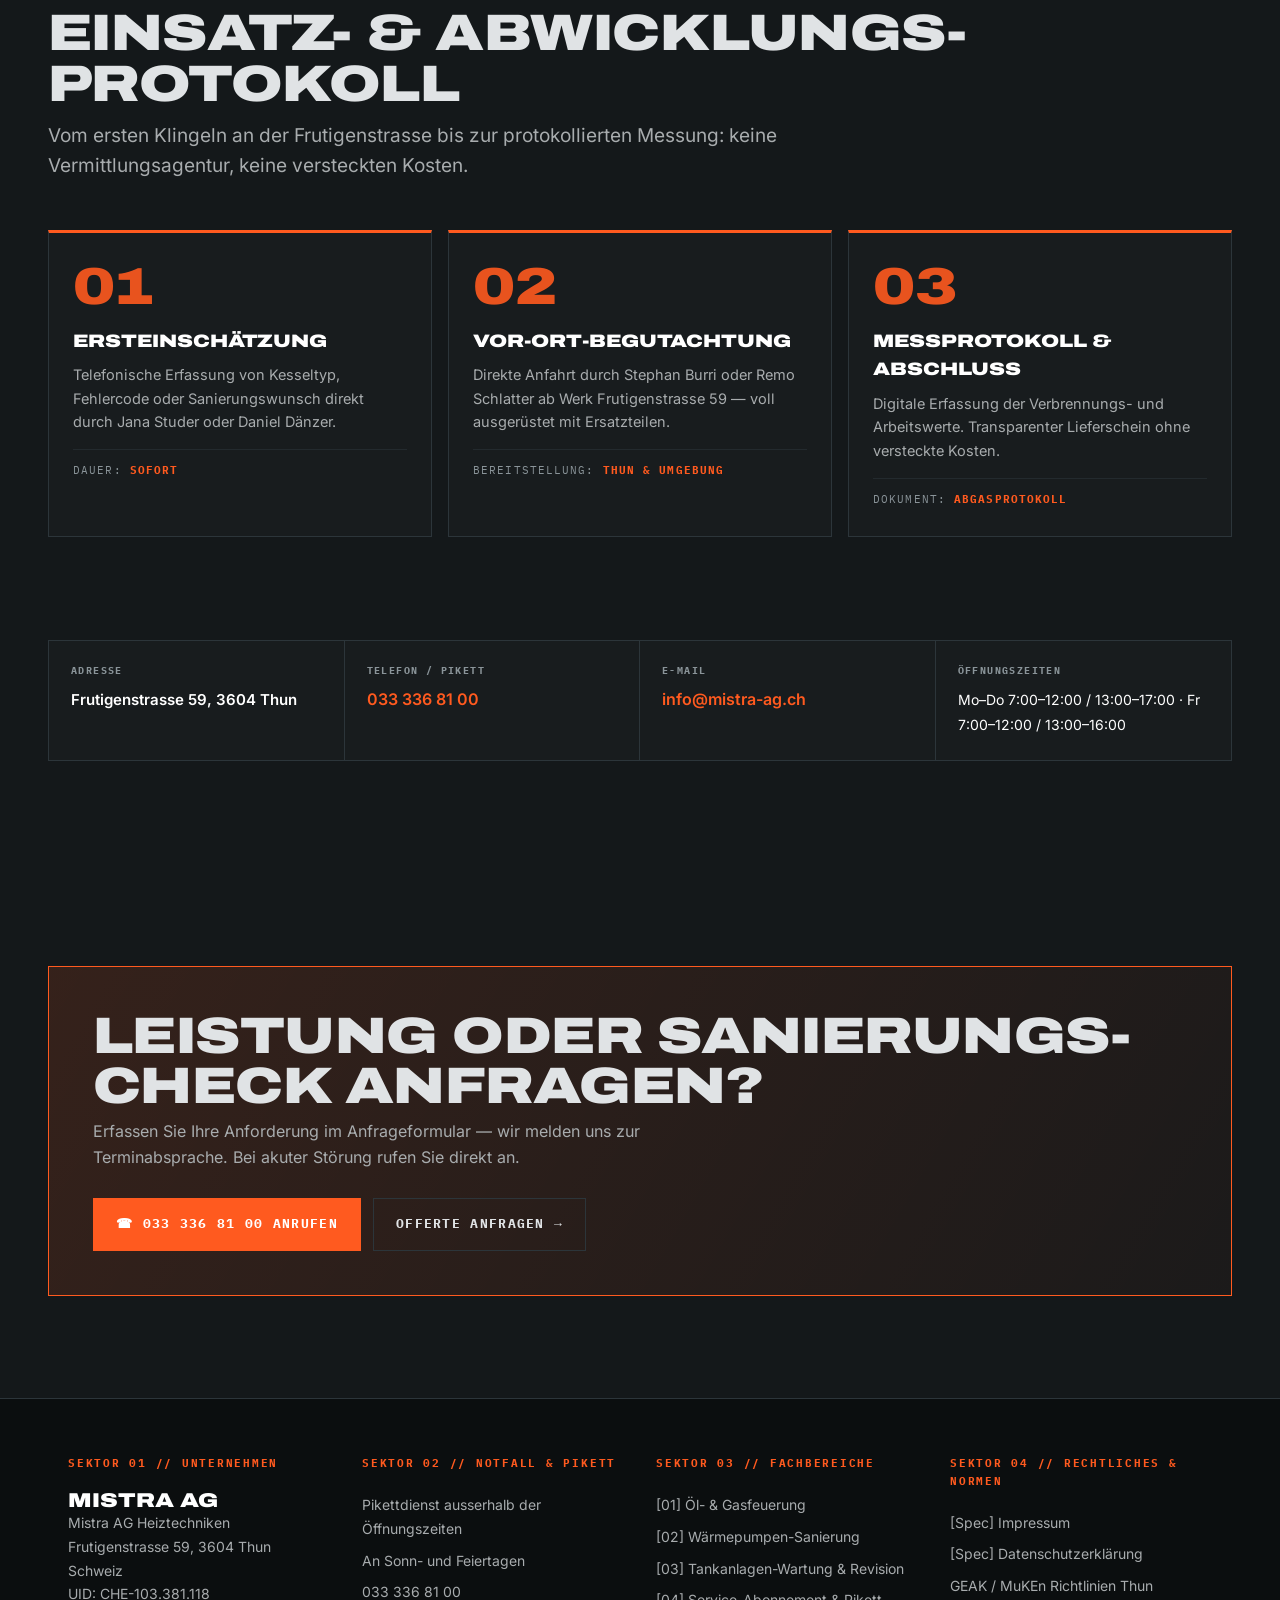
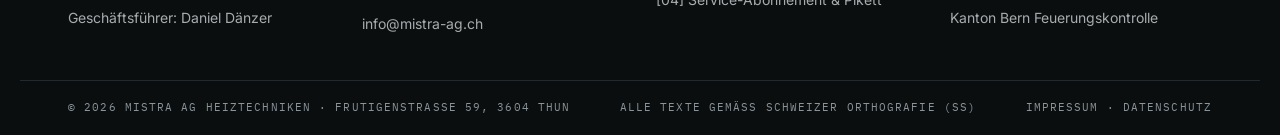
<file: leistungen.html>
<!DOCTYPE html>
<html lang="de-CH">
<head>
<meta charset="UTF-8">
<meta name="viewport" content="width=device-width, initial-scale=1.0">
<title>Leistungen & Fachmatrix — Mistra AG Heiztechniken Thun</title>
<meta name="description" content="Alle Leistungen der Mistra AG Thun: Öl- & Gasheizungen, Wärmepumpen & Sanierung, Tankanlagen, Klimaanlagen, Service-Abo und Pikettdienst.">
<meta name="robots" content="noindex, nofollow">
<link rel="stylesheet" href="assets/css/main.css">
</head>
<body>
<div class="statusbar">
  <span><span class="dot"></span><b>System Status:</b> Pikettdienst aktiv &middot; Notdienst ausserhalb der &Ouml;ffnungszeiten, an Sonn- und Feiertagen</span>
  <span>CAD-Ref: MST-Thun-Ref-892</span>
  <span>Hotline: <a href="tel:0333368100">033 336 81 00</a></span>
  <span>Frutigenstrasse 59, 3604 Thun</span>
</div>
<header class="site-header">
  <div class="header-inner">
    <a class="logo" href="index.html" aria-label="Mistra AG Heiztechniken — Startseite">
      <span class="logo-name">Mistra <em>AG</em></span>
      <span class="logo-sub">Heiztechnik Thun &middot; Seit &uuml;ber 50 Jahren</span>
    </a>
    <button class="nav-toggle" type="button" aria-expanded="false" aria-controls="main-nav">Men&uuml; &#9776;</button>
    <nav class="main-nav" id="main-nav" aria-label="Hauptnavigation">
      <a href="index.html" title="Startseite">Start</a>
      <a href="leistungen.html" title="Leistungen" aria-current="page">Leistungen</a>
      <a href="oel-gas.html" title="Öl- & Gasheizungen">Öl & Gas</a>
      <a href="waermepumpen.html" title="Wärmepumpen">Wärmepumpen</a>
      <a href="service-wartung.html" title="Service & Wartung">Service</a>
      <a href="tankanlagen-klima.html" title="Tankanlagen & Klima">Tankanlagen</a>
      <a href="ueber-uns.html" title="Über uns">Über uns</a>
      <a href="kontakt.html" title="Kontakt">Kontakt</a>
    </nav>
    <div class="header-cta">
      <a class="btn" href="tel:0333368100">Pikett: 033 336 81 00</a>
      <a class="btn btn--ghost" href="anfrage.html">Offerte anfragen</a>
    </div>
  </div>
</header>
<main>

<section class="page-head blueprint"><div class="wrap">
  <p class="crumbs"><a href="index.html">Startseite</a> / Leistungen</p>
  <p class="eyebrow">Sektor 02 // Fachbereiche &amp; Leistungsmatrix &middot; Geo: Thun-BE</p>
  <h1 class="display">Leistungs&shy;&uuml;bersicht: W&auml;rme&shy;technik f&uuml;r das Berner Oberland</h1>
  <p class="lede" style="margin-top:16px">Vom akuten Brenner-Notfall bis zur zukunftssicheren W&auml;rmepumpen-Sanierung. Vier Fachleute, &uuml;ber 50 Jahre Erfahrung, ein Standort in Thun.</p>
  <div class="hero-actions" style="margin-top:24px">
    <a class="btn" href="anfrage.html">Offerte anfragen &rarr;</a>
    <a class="btn btn--ghost" href="tel:0333368100">&#9742; Pikettdienst: 033 336 81 00</a>
  </div>
</div></section>

<section class="section"><div class="wrap">
  <div class="kpi-strip" style="margin-bottom:40px">
    <div class="kpi reveal"><b>System-Abdeckung</b><span>&Ouml;l, Gas &amp; WP</span><p>Alle g&auml;ngigen Fabrikate im Service.</p></div>
    <div class="kpi reveal"><b>Notfall-Status</b><span>Pikettdienst</span><p>Ausserhalb der &Ouml;ffnungszeiten, an Sonn- und Feiertagen.</p></div>
    <div class="kpi reveal"><b>Standort</b><span>Thun &amp; Amtsbezirk</span><p>Frutigenstrasse 59 &middot; 3604 Thun.</p></div>
    <div class="kpi reveal"><b>Audit-Kompetenz</b><span>Feuerungs&shy;kontrolle</span><p>Abgasmessung nach LRV Kanton Bern.</p></div>
  </div>
  <div class="section-head reveal">
    <p class="eyebrow">Katalog // Anlagenbau &amp; Wartung</p>
    <h2 class="display">6 technische Kernbereiche im Detail</h2>
  </div>
  <div class="plate-grid plate-grid--3">
    <article class="plate reveal"><div class="plate-ref"><span>Typenschild #01</span><b>INSP-LRV</b></div>
      <h3>&Ouml;l- &amp; Gasheizungen</h3><p>Service, Brenner-Revision, Abgasmessung &amp; Protokoll. Vor-Ort-Reparatur aller g&auml;ngigen Fabrikate. Beratung zu MuKEn / GEAK bei bevorstehendem Kesseltausch.</p>
      <ul><li>Pr&auml;zise Abgas- und Russzahlmessung</li><li>J&auml;hrliche Wartung, Dauer 1,5&ndash;2,5 Std.</li><li>St&ouml;rungsbehebung &amp; Pikett</li></ul>
      <a class="plate-link" href="oel-gas.html">Zur Fachseite &Ouml;l &amp; Gas &rarr;</a></article>
    <article class="plate reveal"><div class="plate-ref"><span>Typenschild #02</span><b>Thun-2026 Fokus</b></div>
      <h3>W&auml;rmepumpen &amp; Sanierung</h3><p>Planung, K&auml;ltekreislauf-Pr&uuml;fung, Parzellen-Abgleich mit der Thuner W&auml;rmeversorgungskarte. L&auml;rmschutznachweis (Cercle Bruit) &amp; Begleitung bei kantonalen F&ouml;rdergesuchen.</p>
      <ul><li>Service &amp; Wartung bestehender Anlagen</li><li>Sanierungskonzepte f&uuml;r den Bestand</li><li>Hydraulischer Abgleich</li></ul>
      <a class="plate-link" href="waermepumpen.html">Zur Fachseite W&auml;rmepumpen &rarr;</a></article>
    <article class="plate reveal"><div class="plate-ref"><span>Typenschild #03</span><b>Garantie-Vertrag</b></div>
      <h3>Service-Abo &amp; Pikett</h3><p>Volle Kostensicherheit: Im Service-Abonnement werden nur die Materialkosten verrechnet &mdash; keine Zeit-, Anfahrts- oder Messungsgeb&uuml;hren, keine Grundtaxen.</p>
      <ul><li>J&auml;hrliche General-Inspektion inklusive</li><li>Pikettdienst ausserhalb der &Ouml;ffnungszeiten</li><li>Transparente Material-Nettopreise</li></ul>
      <a class="plate-link" href="service-wartung.html">Zum Service-Abo &amp; Selbstcheck &rarr;</a></article>
    <article class="plate reveal"><div class="plate-ref"><span>Typenschild #04</span><b>GSchV / VTS</b></div>
      <h3>Tankanlagen &amp; Schutz</h3><p>Revision, Leckanzeiger, Armaturen &amp; R&uuml;ckbau. Periodische Tankkontrollen nach kantonalem Gew&auml;sserschutzgesetz &mdash; bewilligungspflichtige Anlagen alle 10 Jahre.</p>
      <ul><li>Sanierung von Schutzbauwerken</li><li>Pr&uuml;fung von &Uuml;berf&uuml;llsicherungen</li><li>Tankdemontage &amp; Rest&ouml;l-Entsorgung</li></ul>
      <a class="plate-link" href="tankanlagen-klima.html">Mehr zu Tankanlagen &rarr;</a></article>
    <article class="plate reveal"><div class="plate-ref"><span>Typenschild #05</span><b>Chem-RRV</b></div>
      <h3>Klimaanlagen &amp; K&auml;lte</h3><p>Split-Klimager&auml;te f&uuml;r Wohn- und Gewerber&auml;ume. Klimatisierung, Entfeuchtung &amp; &Uuml;bergangsheizung. Dichtheitspr&uuml;fungen nach Chemikalien-Risikoreduktions-Verordnung.</p>
      <ul><li>Single- und Multisplit-Systeme</li><li>Fl&uuml;sterleiser Nachtbetrieb</li><li>Wartung &amp; K&auml;ltemittelcheck</li></ul>
      <a class="plate-link" href="tankanlagen-klima.html">Mehr zu Klima &rarr;</a></article>
    <article class="plate reveal"><div class="plate-ref"><span>Typenschild #06</span><b>Pikett</b></div>
      <h3>St&ouml;rungsbehebung &amp; Notdienst</h3><p>Schnelle Schadenseind&auml;mmung bei Heizungsausfall. Direktdurchschaltung zum diensthabenden Servicemonteur &mdash; keine Callcenter-Warteschleifen, sofortige technische Ferndiagnose.</p>
      <ul><li>Direkt: Daniel D&auml;nzer, Stephan Burri, Remo Schlatter</li><li>Mobile Werkstattwagen mit Ersatzteilen</li></ul>
      <a class="plate-link" href="tel:0333368100">Notruf: 033 336 81 00 &rarr;</a></article>
  </div>
</div></section>

<section class="section" style="padding-top:0"><div class="wrap">
  <div class="section-head reveal">
    <p class="eyebrow">Matrix-Abgleich // Energietr&auml;ger-Vergleich</p>
    <h2 class="display">System-Vergleich: Heizsysteme im Schweizer Bestand</h2>
    <p class="lede">Gegen&uuml;berstellung der Prim&auml;renergietr&auml;ger nach Wirtschaftlichkeit und Berner kantonaler Gesetzgebung (KEnG / MuKEn). Effizienz- und Kostenangaben sind Richtwerte und werden im Einzelfall vor Ort gepr&uuml;ft &mdash; <b style="color:var(--ember)">[TO CONFIRM]</b>.</p>
  </div>
  <div class="table-scroll reveal">
  <table class="compare">
    <thead><tr><th>Kriterium / Parameter</th><th>&Ouml;lheizung (Brennwert)</th><th>Gasheizung</th><th>W&auml;rmepumpe</th></tr></thead>
    <tbody>
      <tr><td>Investitionsrahmen</td><td>M&auml;ssig (Bestandsersatz) <b>[TO CONFIRM]</b></td><td>Gering bis m&auml;ssig <b>[TO CONFIRM]</b></td><td>Mittel bis hoch, je nach System <b>[TO CONFIRM]</b></td></tr>
      <tr><td>Bewilligung Kt. Bern (KEnG / MuKEn)</td><td>Streng: h&ouml;chstens 90&nbsp;% nicht erneuerbare Energie &mdash; oder GEAK Klasse D / Minergie-Zertifikat</td><td>Einschr&auml;nkungen gem&auml;ss Richtplan</td><td>Konform ohne Kompensation. L&auml;rmschutznachweis (Cercle Bruit) n&ouml;tig</td></tr>
      <tr><td>Betriebskosten &amp; Effizienz</td><td>Abh&auml;ngig vom Roh&ouml;lmarkt</td><td>Abh&auml;ngig vom Gaspreis</td><td>Geringe Stromkosten, abh&auml;ngig von Geb&auml;ude &amp; System <b>[TO CONFIRM]</b></td></tr>
      <tr><td>Wartungsaufwand / Periodik</td><td>J&auml;hrliche Feuerungskontrolle, Tankkontrolle alle 10 Jahre (bewilligungspflichtig)</td><td>J&auml;hrliche Brennerwartung, Dichtheitspr&uuml;fung Gasstrang</td><td>Gering: regelm&auml;ssiger Filter- &amp; K&auml;ltekreis-Check</td></tr>
      <tr><td>CO&#8322;-Bilanz &amp; Zukunftsf&auml;higkeit</td><td>Fossil. Auslaufmodell gem&auml;ss Berner Energiegesetz</td><td>Fossil. Abh&auml;ngig vom Biogasanteil im Netz</td><td>Exzellent bei Schweizer Strommix. Zukunftssicher</td></tr>
      <tr><td>Eignung im Altbau (Radiatoren)</td><td>Hohe Vorlauftemperatur m&ouml;glich</td><td>Hohe Vorlauftemperatur m&ouml;glich</td><td>Sehr gut nach hydraulischem Abgleich</td></tr>
    </tbody>
  </table>
  </div>
  <p class="form-note" style="margin-top:14px">Quelle: Kantonales Energiegesetz Bern (KEnG) &amp; Energiedirektorenkonferenz (MuKEn 2014) &middot; Beratungstelefon: 033 336 81 00</p>
</div></section>

<section class="section" style="padding-top:0"><div class="wrap">
  <div class="section-head reveal">
    <p class="eyebrow">Prozess // Mistra-Standard</p>
    <h2 class="display">Einsatz- &amp; Abwicklungs-Protokoll</h2>
    <p class="lede">Vom ersten Klingeln an der Frutigenstrasse bis zur protokollierten Messung: keine Vermittlungsagentur, keine versteckten Kosten.</p>
  </div>
  <div class="steps">
    <article class="step reveal"><div class="step-no">01</div><h3>Ersteinsch&auml;tzung</h3>
      <p>Telefonische Erfassung von Kesseltyp, Fehlercode oder Sanierungswunsch direkt durch Jana Studer oder Daniel D&auml;nzer.</p>
      <p class="step-meta">Dauer: <b>sofort</b></p></article>
    <article class="step reveal"><div class="step-no">02</div><h3>Vor-Ort-Begutachtung</h3>
      <p>Direkte Anfahrt durch Stephan Burri oder Remo Schlatter ab Werk Frutigenstrasse 59 &mdash; voll ausger&uuml;stet mit Ersatzteilen.</p>
      <p class="step-meta">Bereitstellung: <b>Thun &amp; Umgebung</b></p></article>
    <article class="step reveal"><div class="step-no">03</div><h3>Messprotokoll &amp; Abschluss</h3>
      <p>Digitale Erfassung der Verbrennungs- und Arbeitswerte. Transparenter Lieferschein ohne versteckte Kosten.</p>
      <p class="step-meta">Dokument: <b>Abgasprotokoll</b></p></article>
  </div>
</div></section>
<section class="section" style="padding-top:0"><div class="wrap"><div class="contact-strip reveal">
  <div><b>Adresse</b><span>Frutigenstrasse 59, 3604 Thun</span></div>
  <div><b>Telefon / Pikett</b><a href="tel:0333368100">033 336 81 00</a></div>
  <div><b>E-Mail</b><a href="mailto:info@mistra-ag.ch">info@mistra-ag.ch</a></div>
  <div><b>&Ouml;ffnungszeiten</b><span style="font-size:14px;font-weight:400">Mo–Do 7:00–12:00 / 13:00–17:00 · Fr 7:00–12:00 / 13:00–16:00</span></div>
</div></div></section>
<section class="section"><div class="wrap"><div class="cta-band reveal">
  <div><h2 class="display">Leistung oder Sanierungs-Check anfragen?</h2><p>Erfassen Sie Ihre Anforderung im Anfrageformular &mdash; wir melden uns zur Terminabsprache. Bei akuter St&ouml;rung rufen Sie direkt an.</p></div>
  <div class="hero-actions">
    <a class="btn" href="tel:0333368100">&#9742; 033 336 81 00 anrufen</a>
    <a class="btn btn--ghost" href="anfrage.html">Offerte anfragen &rarr;</a>
  </div>
</div></div></section>

</main>
<footer class="site-footer">
  <div class="footer-grid">
    <div>
      <h4>Sektor 01 // Unternehmen</h4>
      <p class="foot-brand">Mistra AG</p>
      <p>Mistra AG Heiztechniken<br>Frutigenstrasse 59, 3604 Thun<br>Schweiz<br>UID: CHE-103.381.118<br>Gesch&auml;ftsf&uuml;hrer: Daniel D&auml;nzer</p>
    </div>
    <div>
      <h4>Sektor 02 // Notfall &amp; Pikett</h4>
      <ul>
        <li>Pikettdienst ausserhalb der &Ouml;ffnungszeiten</li>
        <li>An Sonn- und Feiertagen</li>
        <li><a href="tel:0333368100">033 336 81 00</a></li>
        <li><a href="mailto:info@mistra-ag.ch">info@mistra-ag.ch</a></li>
      </ul>
    </div>
    <div>
      <h4>Sektor 03 // Fachbereiche</h4>
      <ul>
        <li><a href="oel-gas.html">[01] &Ouml;l- &amp; Gasfeuerung</a></li>
        <li><a href="waermepumpen.html">[02] W&auml;rmepumpen-Sanierung</a></li>
        <li><a href="tankanlagen-klima.html">[03] Tankanlagen-Wartung &amp; Revision</a></li>
        <li><a href="service-wartung.html">[04] Service-Abonnement &amp; Pikett</a></li>
      </ul>
    </div>
    <div>
      <h4>Sektor 04 // Rechtliches &amp; Normen</h4>
      <ul>
        <li><a href="impressum.html">[Spec] Impressum</a></li>
        <li><a href="datenschutz.html">[Spec] Datenschutzerkl&auml;rung</a></li>
        <li>GEAK / MuKEn Richtlinien Thun</li>
        <li>Kanton Bern Feuerungskontrolle</li>
      </ul>
    </div>
  </div>
  <div class="footer-bottom">
    <span>&copy; 2026 Mistra AG Heiztechniken &middot; Frutigenstrasse 59, 3604 Thun</span>
    <span>Alle Texte gem&auml;ss Schweizer Orthografie (ss)</span>
    <span><a href="impressum.html">Impressum</a> &middot; <a href="datenschutz.html">Datenschutz</a></span>
  </div>
</footer>
<a class="sticky-pikett" href="tel:0333368100">&#9742; Pikettdienst anrufen &middot; 033 336 81 00</a>
<script src="assets/js/site.js"></script>
</body>
</html>
</file>
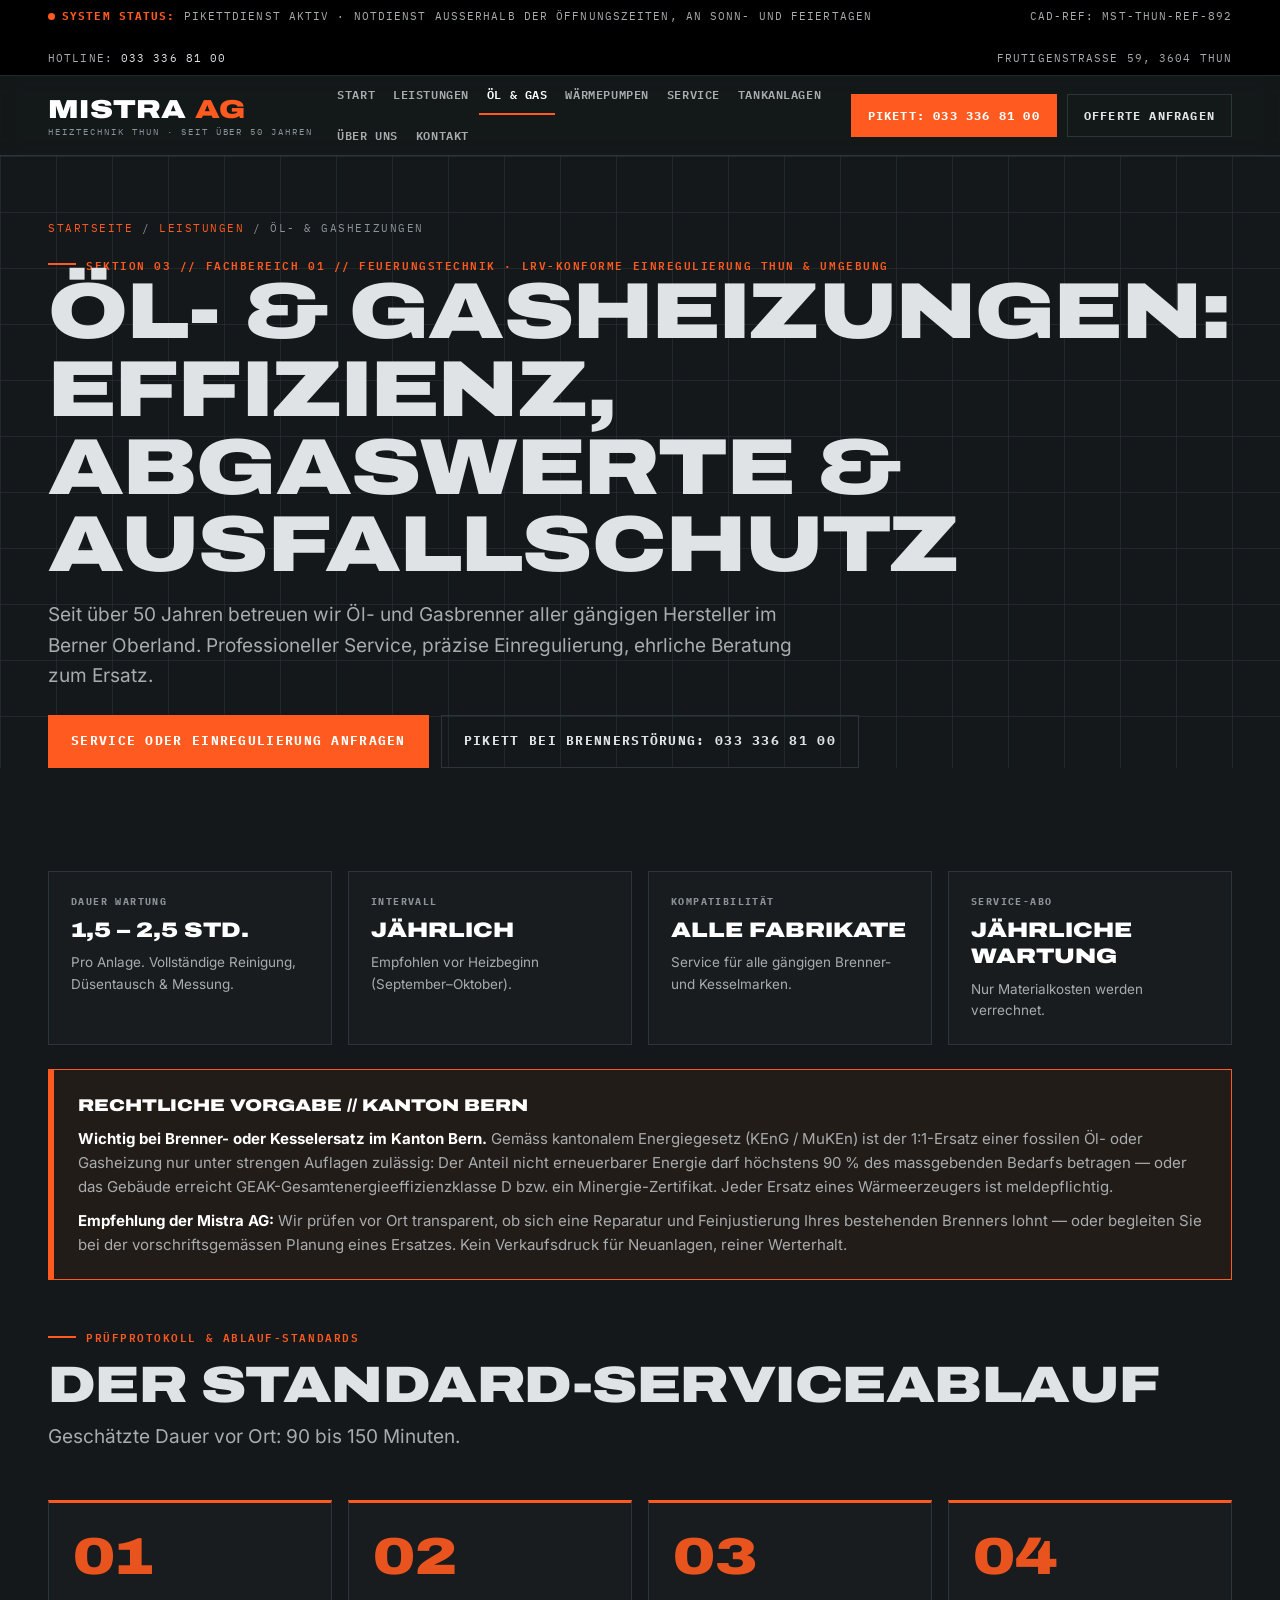
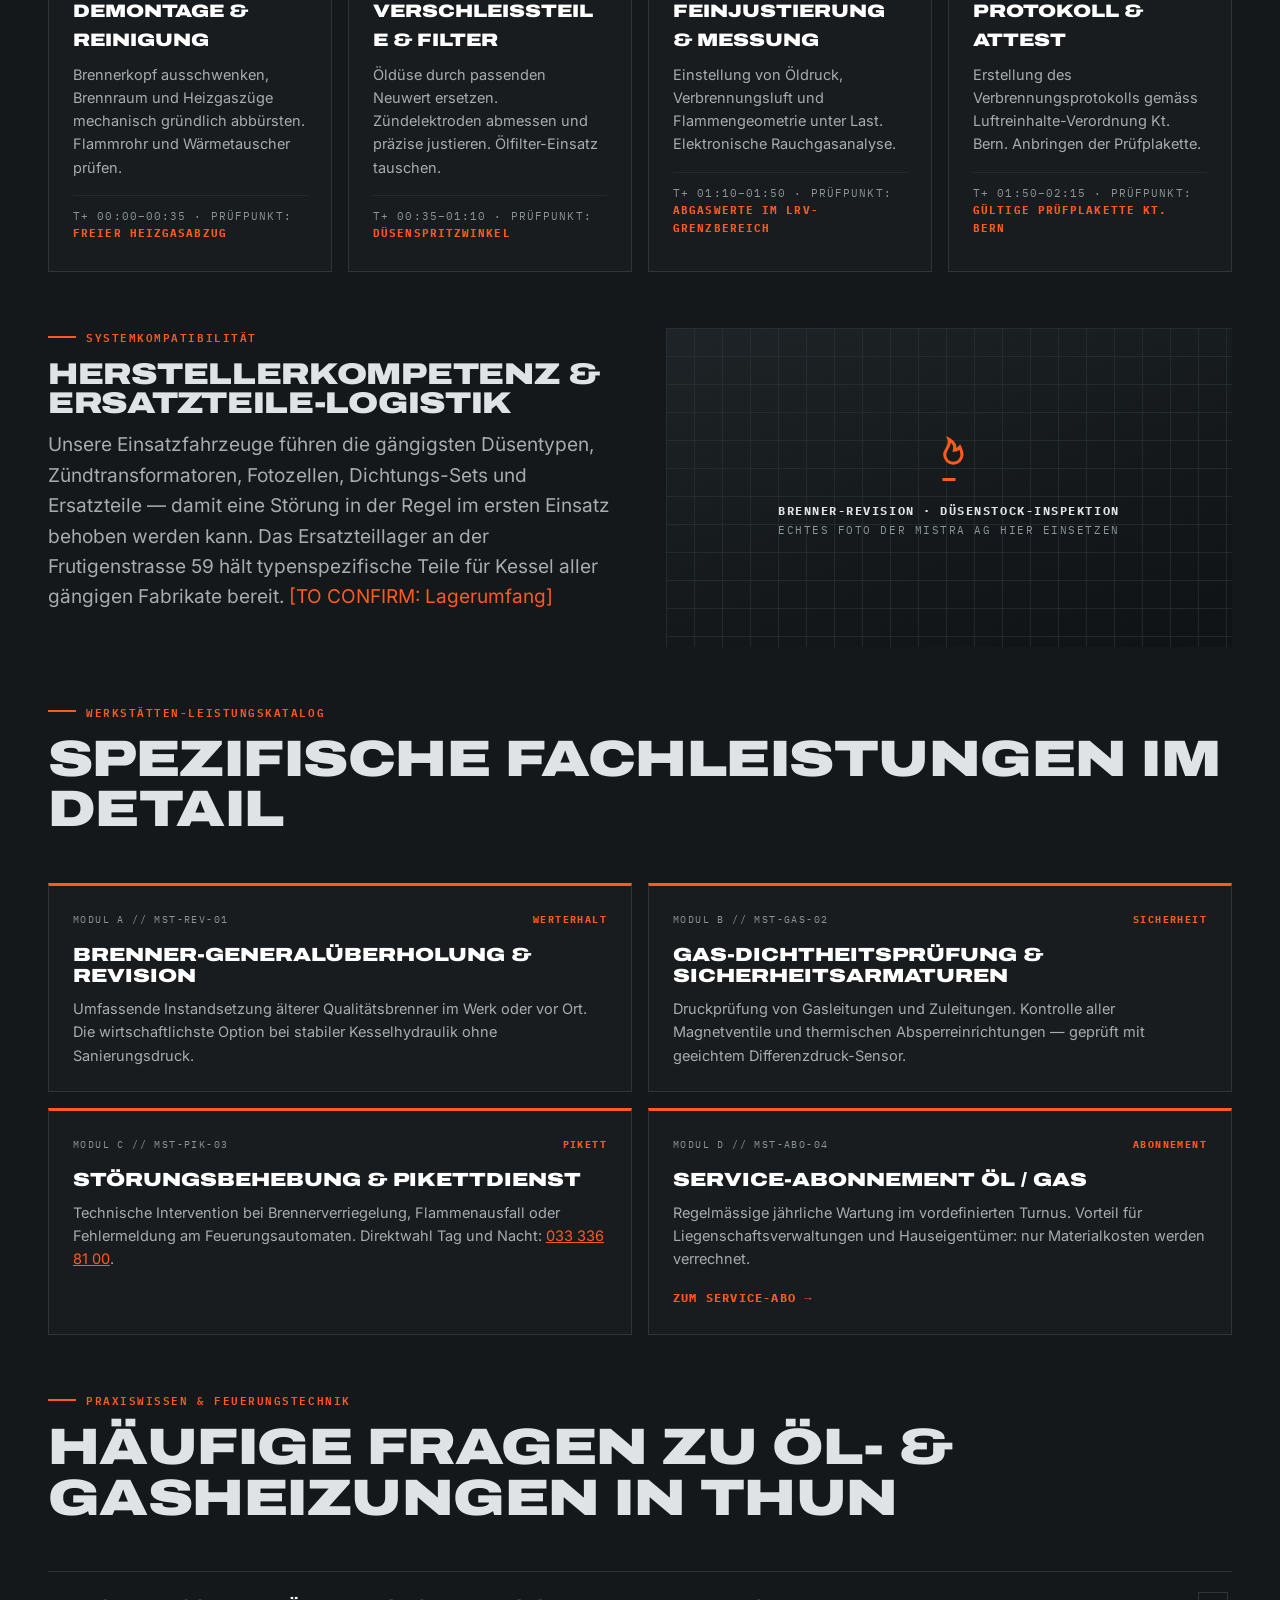
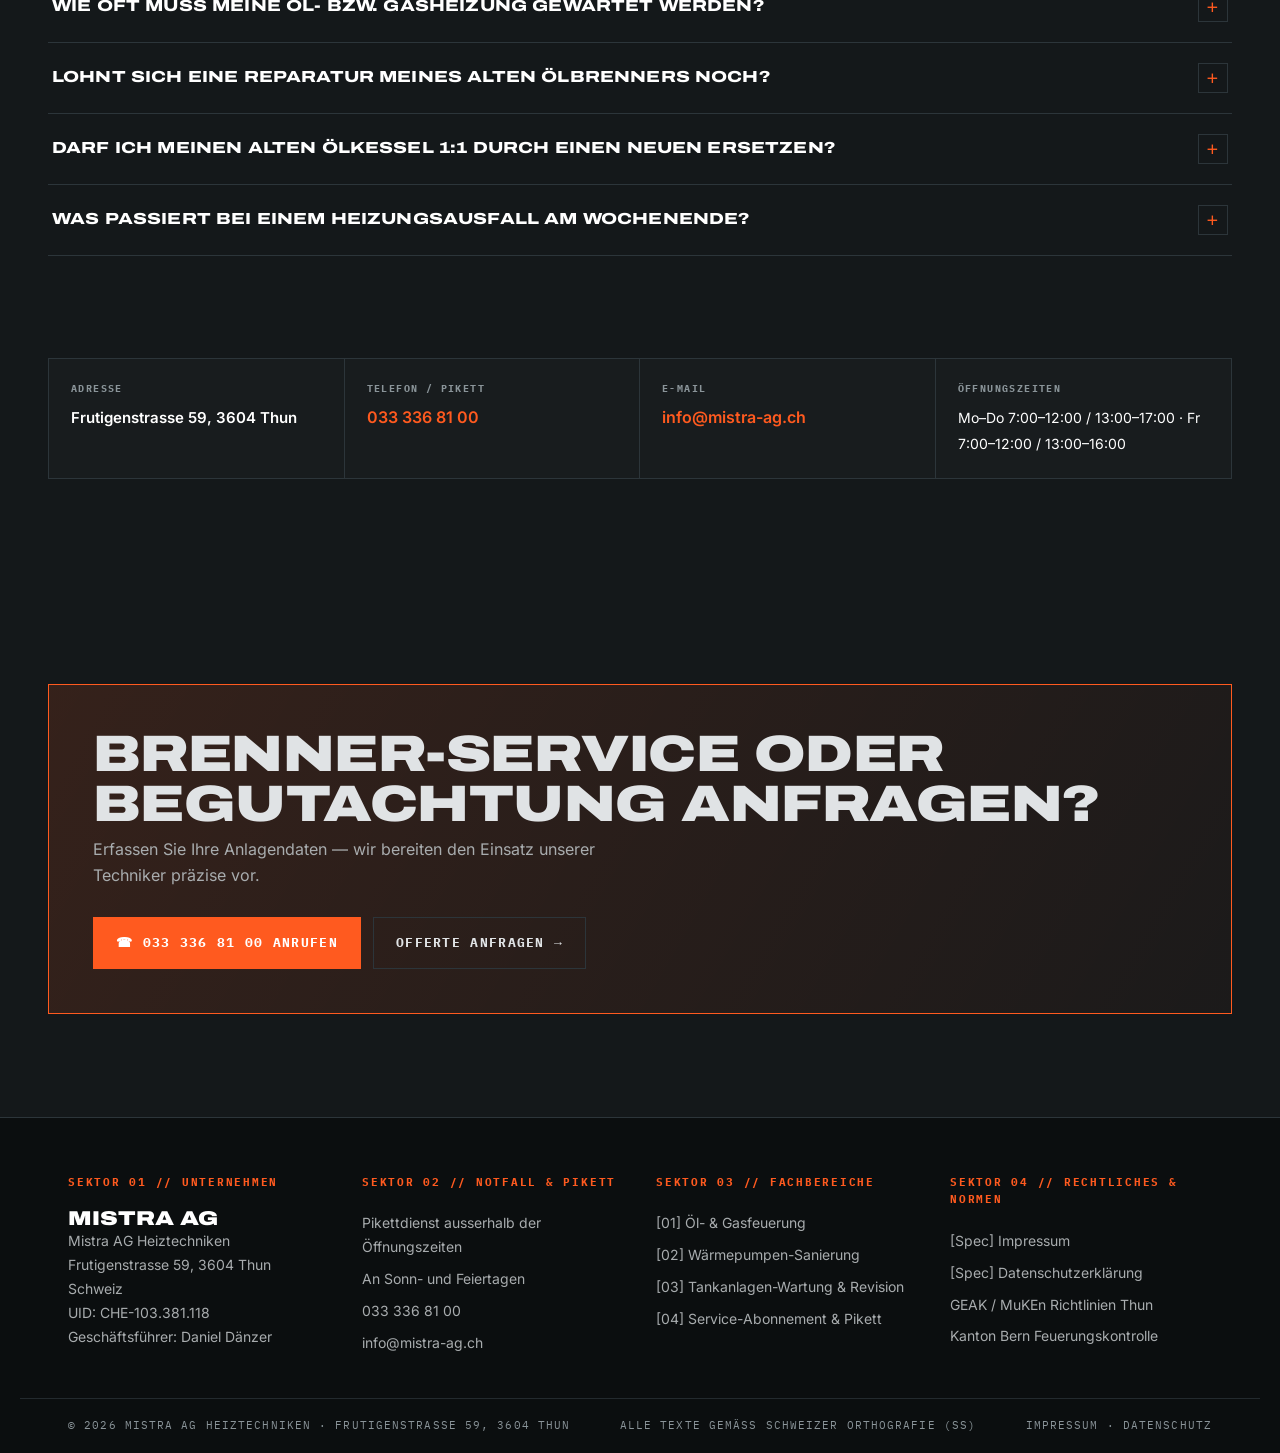
<file: oel-gas.html>
<!DOCTYPE html>
<html lang="de-CH">
<head>
<meta charset="UTF-8">
<meta name="viewport" content="width=device-width, initial-scale=1.0">
<title>Öl- & Gasheizungen — Mistra AG Heiztechniken Thun</title>
<meta name="description" content="Service, Revision und Störungsbehebung an Öl- & Gasheizungen in Thun. Brennerservice 1,5–2,5 Stunden, LRV-Messung, GEAK / MuKEn-Beratung beim Kesselersatz.">
<meta name="robots" content="noindex, nofollow">
<link rel="stylesheet" href="assets/css/main.css">
</head>
<body>
<div class="statusbar">
  <span><span class="dot"></span><b>System Status:</b> Pikettdienst aktiv &middot; Notdienst ausserhalb der &Ouml;ffnungszeiten, an Sonn- und Feiertagen</span>
  <span>CAD-Ref: MST-Thun-Ref-892</span>
  <span>Hotline: <a href="tel:0333368100">033 336 81 00</a></span>
  <span>Frutigenstrasse 59, 3604 Thun</span>
</div>
<header class="site-header">
  <div class="header-inner">
    <a class="logo" href="index.html" aria-label="Mistra AG Heiztechniken — Startseite">
      <span class="logo-name">Mistra <em>AG</em></span>
      <span class="logo-sub">Heiztechnik Thun &middot; Seit &uuml;ber 50 Jahren</span>
    </a>
    <button class="nav-toggle" type="button" aria-expanded="false" aria-controls="main-nav">Men&uuml; &#9776;</button>
    <nav class="main-nav" id="main-nav" aria-label="Hauptnavigation">
      <a href="index.html" title="Startseite">Start</a>
      <a href="leistungen.html" title="Leistungen">Leistungen</a>
      <a href="oel-gas.html" title="Öl- & Gasheizungen" aria-current="page">Öl & Gas</a>
      <a href="waermepumpen.html" title="Wärmepumpen">Wärmepumpen</a>
      <a href="service-wartung.html" title="Service & Wartung">Service</a>
      <a href="tankanlagen-klima.html" title="Tankanlagen & Klima">Tankanlagen</a>
      <a href="ueber-uns.html" title="Über uns">Über uns</a>
      <a href="kontakt.html" title="Kontakt">Kontakt</a>
    </nav>
    <div class="header-cta">
      <a class="btn" href="tel:0333368100">Pikett: 033 336 81 00</a>
      <a class="btn btn--ghost" href="anfrage.html">Offerte anfragen</a>
    </div>
  </div>
</header>
<main>

<section class="page-head blueprint"><div class="wrap">
  <p class="crumbs"><a href="index.html">Startseite</a> / <a href="leistungen.html">Leistungen</a> / &Ouml;l- &amp; Gasheizungen</p>
  <p class="eyebrow">Sektion 03 // Fachbereich 01 // Feuerungstechnik &middot; LRV-konforme Einregulierung Thun &amp; Umgebung</p>
  <h1 class="display">&Ouml;l- &amp; Gasheizungen: Effizienz, Abgaswerte &amp; Ausfallschutz</h1>
  <p class="lede" style="margin-top:16px">Seit &uuml;ber 50 Jahren betreuen wir &Ouml;l- und Gasbrenner aller g&auml;ngigen Hersteller im Berner Oberland. Professioneller Service, pr&auml;zise Einregulierung, ehrliche Beratung zum Ersatz.</p>
  <div class="hero-actions" style="margin-top:24px">
    <a class="btn" href="anfrage.html">Service oder Einregulierung anfragen</a>
    <a class="btn btn--ghost" href="tel:0333368100">Pikett bei Brennerst&ouml;rung: 033 336 81 00</a>
  </div>
</div></section>

<section class="section"><div class="wrap">
  <div class="kpi-strip">
    <div class="kpi reveal"><b>Dauer Wartung</b><span>1,5 &ndash; 2,5 Std.</span><p>Pro Anlage. Vollst&auml;ndige Reinigung, D&uuml;sentausch &amp; Messung.</p></div>
    <div class="kpi reveal"><b>Intervall</b><span>J&auml;hrlich</span><p>Empfohlen vor Heizbeginn (September&ndash;Oktober).</p></div>
    <div class="kpi reveal"><b>Kompatibilit&auml;t</b><span>Alle Fabrikate</span><p>Service f&uuml;r alle g&auml;ngigen Brenner- und Kesselmarken.</p></div>
    <div class="kpi reveal"><b>Service-Abo</b><span>J&auml;hrliche Wartung</span><p>Nur Materialkosten werden verrechnet.</p></div>
  </div>

  <div class="warn-box reveal">
    <h3>Rechtliche Vorgabe // Kanton Bern</h3>
    <p><b>Wichtig bei Brenner- oder Kesselersatz im Kanton Bern.</b> Gem&auml;ss kantonalem Energiegesetz (KEnG / MuKEn) ist der 1:1-Ersatz einer fossilen &Ouml;l- oder Gasheizung nur unter strengen Auflagen zul&auml;ssig: Der Anteil nicht erneuerbarer Energie darf h&ouml;chstens 90&nbsp;% des massgebenden Bedarfs betragen &mdash; oder das Geb&auml;ude erreicht GEAK-Gesamtenergieeffizienzklasse D bzw. ein Minergie-Zertifikat. Jeder Ersatz eines W&auml;rmeerzeugers ist meldepflichtig.</p>
    <p style="margin-top:10px"><b>Empfehlung der Mistra AG:</b> Wir pr&uuml;fen vor Ort transparent, ob sich eine Reparatur und Feinjustierung Ihres bestehenden Brenners lohnt &mdash; oder begleiten Sie bei der vorschriftsgem&auml;ssen Planung eines Ersatzes. Kein Verkaufsdruck f&uuml;r Neuanlagen, reiner Werterhalt.</p>
  </div>

  <div class="section-head reveal" style="margin-top:48px">
    <p class="eyebrow">Pr&uuml;fprotokoll &amp; Ablauf-Standards</p>
    <h2 class="display">Der Standard-Serviceablauf</h2>
    <p class="lede">Gesch&auml;tzte Dauer vor Ort: 90 bis 150 Minuten.</p>
  </div>
  <div class="steps steps--4">
    <article class="step reveal"><div class="step-no">01</div><h3>Demontage &amp; Reinigung</h3>
      <p>Brennerkopf ausschwenken, Brennraum und Heizgasz&uuml;ge mechanisch gr&uuml;ndlich abb&uuml;rsten. Flammrohr und W&auml;rmetauscher pr&uuml;fen.</p>
      <p class="step-meta">T+ 00:00&ndash;00:35 &middot; Pr&uuml;fpunkt: <b>freier Heizgasabzug</b></p></article>
    <article class="step reveal"><div class="step-no">02</div><h3>Verschleissteile &amp; Filter</h3>
      <p>&Ouml;ld&uuml;se durch passenden Neuwert ersetzen. Z&uuml;ndelektroden abmessen und pr&auml;zise justieren. &Ouml;lfilter-Einsatz tauschen.</p>
      <p class="step-meta">T+ 00:35&ndash;01:10 &middot; Pr&uuml;fpunkt: <b>D&uuml;senspritzwinkel</b></p></article>
    <article class="step reveal"><div class="step-no">03</div><h3>Feinjustierung &amp; Messung</h3>
      <p>Einstellung von &Ouml;ldruck, Verbrennungsluft und Flammengeometrie unter Last. Elektronische Rauchgasanalyse.</p>
      <p class="step-meta">T+ 01:10&ndash;01:50 &middot; Pr&uuml;fpunkt: <b>Abgaswerte im LRV-Grenzbereich</b></p></article>
    <article class="step reveal"><div class="step-no">04</div><h3>Protokoll &amp; Attest</h3>
      <p>Erstellung des Verbrennungsprotokolls gem&auml;ss Luftreinhalte-Verordnung Kt. Bern. Anbringen der Pr&uuml;fplakette.</p>
      <p class="step-meta">T+ 01:50&ndash;02:15 &middot; Pr&uuml;fpunkt: <b>g&uuml;ltige Pr&uuml;fplakette Kt. Bern</b></p></article>
  </div>

  <div class="two-col" style="margin-top:56px">
    <div class="reveal">
      <p class="eyebrow">Systemkompatibilit&auml;t</p>
      <h2 class="display" style="font-size:30px;margin:14px 0 12px">Hersteller&shy;kompetenz &amp; Ersatzteile-Logistik</h2>
      <p class="lede">Unsere Einsatzfahrzeuge f&uuml;hren die g&auml;ngigsten D&uuml;sentypen, Z&uuml;ndtransformatoren, Fotozellen, Dichtungs-Sets und Ersatzteile &mdash; damit eine St&ouml;rung in der Regel im ersten Einsatz behoben werden kann. Das Ersatzteillager an der Frutigenstrasse 59 h&auml;lt typenspezifische Teile f&uuml;r Kessel aller g&auml;ngigen Fabrikate bereit. <span style="color:var(--ember)">[TO CONFIRM: Lagerumfang]</span></p>
    </div>
    <div class="reveal"><div class="ph ph--wide" role="img" aria-label="Foto-Platzhalter: Brenner-Revision &middot; D&uuml;senstock-Inspektion">
  <svg class="ph-icon" width="52" height="52" viewBox="0 0 24 24" fill="none" stroke="currentColor" stroke-width="1.4" aria-hidden="true"><path d="M12 2.5c1 3-2 4.5-2 7a4 4 0 0 0 8 0c0-1.5-.5-2.5-1-3.5-.8 1-1.5 1.5-2.5 1.5.5-1.5 0-3.5-2.5-5z"/><path d="M9 21h6"/></svg>
  <div class="ph-label"><b>Brenner-Revision &middot; D&uuml;senstock-Inspektion</b>Echtes Foto der Mistra AG hier einsetzen</div>
</div></div>
  </div>

  <div class="section-head reveal" style="margin-top:56px">
    <p class="eyebrow">Werkst&auml;tten-Leistungskatalog</p>
    <h2 class="display">Spezifische Fachleistungen im Detail</h2>
  </div>
  <div class="plate-grid plate-grid--2">
    <article class="plate reveal"><div class="plate-ref"><span>Modul A // MST-REV-01</span><b>Werterhalt</b></div>
      <h3>Brenner-General&uuml;berholung &amp; Revision</h3>
      <p>Umfassende Instandsetzung &auml;lterer Qualit&auml;tsbrenner im Werk oder vor Ort. Die wirtschaftlichste Option bei stabiler Kesselhydraulik ohne Sanierungsdruck.</p></article>
    <article class="plate reveal"><div class="plate-ref"><span>Modul B // MST-GAS-02</span><b>Sicherheit</b></div>
      <h3>Gas-Dichtheitspr&uuml;fung &amp; Sicherheitsarmaturen</h3>
      <p>Druckpr&uuml;fung von Gasleitungen und Zuleitungen. Kontrolle aller Magnetventile und thermischen Absperreinrichtungen &mdash; gepr&uuml;ft mit geeichtem Differenzdruck-Sensor.</p></article>
    <article class="plate reveal"><div class="plate-ref"><span>Modul C // MST-PIK-03</span><b>Pikett</b></div>
      <h3>St&ouml;rungsbehebung &amp; Pikett&shy;dienst</h3>
      <p>Technische Intervention bei Brennerverriegelung, Flammenausfall oder Fehlermeldung am Feuerungsautomaten. Direktwahl Tag und Nacht: <a href="tel:0333368100" style="color:var(--ember)">033 336 81 00</a>.</p></article>
    <article class="plate reveal"><div class="plate-ref"><span>Modul D // MST-ABO-04</span><b>Abonnement</b></div>
      <h3>Service-Abonnement &Ouml;l / Gas</h3>
      <p>Regelm&auml;ssige j&auml;hrliche Wartung im vordefinierten Turnus. Vorteil f&uuml;r Liegenschaftsverwaltungen und Hauseigent&uuml;mer: nur Materialkosten werden verrechnet.</p>
      <a class="plate-link" href="service-wartung.html">Zum Service-Abo &rarr;</a></article>
  </div>

  <div class="section-head reveal" style="margin-top:56px">
    <p class="eyebrow">Praxiswissen &amp; Feuerungstechnik</p>
    <h2 class="display">H&auml;ufige Fragen zu &Ouml;l- &amp; Gasheizungen in Thun</h2>
  </div>
  <div class="faq">
<div class="faq-item">
  <button class="faq-q" type="button" aria-expanded="false"><span>Wie oft muss meine &Ouml;l- bzw. Gasheizung gewartet werden?</span><span class="faq-icon" aria-hidden="true">+</span></button>
  <div class="faq-a"><p><b>Mindestens einmal j&auml;hrlich vor Beginn der Heizperiode.</b> Ein Brennerservice dauert in der Regel 1,5&ndash;2,5 Stunden und umfasst Reinigung, Einstellung auf bestm&ouml;gliche Abgaswerte sowie die Pr&uuml;fung und den Ersatz von Verschleissmaterial.</p></div>
</div>
<div class="faq-item">
  <button class="faq-q" type="button" aria-expanded="false"><span>Lohnt sich eine Reparatur meines alten &Ouml;lbrenners noch?</span><span class="faq-icon" aria-hidden="true">+</span></button>
  <div class="faq-a"><p>Solange der Kesselk&ouml;rper dicht ist und die Regelungselektronik stabil arbeitet, ist ein professioneller Service in der Regel sinnvoll. Wir pr&uuml;fen vor Ort transparent, ob sich eine Reparatur lohnt &mdash; oder ob ein Ersatz die bessere L&ouml;sung ist.</p></div>
</div>
<div class="faq-item">
  <button class="faq-q" type="button" aria-expanded="false"><span>Darf ich meinen alten &Ouml;lkessel 1:1 durch einen neuen ersetzen?</span><span class="faq-icon" aria-hidden="true">+</span></button>
  <div class="faq-a"><p>Im Kanton Bern gelten strenge Auflagen gem&auml;ss KEnG / MuKEn: Der Anteil nicht erneuerbarer Energie darf h&ouml;chstens 90&nbsp;% des massgebenden Bedarfs betragen &mdash; oder das Geb&auml;ude erreicht GEAK Klasse D bzw. ein Minergie-Zertifikat. Jeder Ersatz ist meldepflichtig.</p></div>
</div>
<div class="faq-item">
  <button class="faq-q" type="button" aria-expanded="false"><span>Was passiert bei einem Heizungsausfall am Wochenende?</span><span class="faq-icon" aria-hidden="true">+</span></button>
  <div class="faq-a"><p>Unser Pikettdienst steht f&uuml;r akute Notf&auml;lle in Thun und Umgebung bereit &mdash; auch ausserhalb der &Ouml;ffnungszeiten sowie an Sonn- und Feiertagen. Rufen Sie direkt an: <b>033 336 81 00</b>. Die Disposition leitet den diensthabenden Servicetechniker umgehend an Ihren Heizraum weiter.</p></div>
</div>
</div>
</div></section>
<section class="section" style="padding-top:0"><div class="wrap"><div class="contact-strip reveal">
  <div><b>Adresse</b><span>Frutigenstrasse 59, 3604 Thun</span></div>
  <div><b>Telefon / Pikett</b><a href="tel:0333368100">033 336 81 00</a></div>
  <div><b>E-Mail</b><a href="mailto:info@mistra-ag.ch">info@mistra-ag.ch</a></div>
  <div><b>&Ouml;ffnungszeiten</b><span style="font-size:14px;font-weight:400">Mo–Do 7:00–12:00 / 13:00–17:00 · Fr 7:00–12:00 / 13:00–16:00</span></div>
</div></div></section>
<section class="section"><div class="wrap"><div class="cta-band reveal">
  <div><h2 class="display">Brenner-Service oder Begutachtung anfragen?</h2><p>Erfassen Sie Ihre Anlagendaten &mdash; wir bereiten den Einsatz unserer Techniker pr&auml;zise vor.</p></div>
  <div class="hero-actions">
    <a class="btn" href="tel:0333368100">&#9742; 033 336 81 00 anrufen</a>
    <a class="btn btn--ghost" href="anfrage.html">Offerte anfragen &rarr;</a>
  </div>
</div></div></section>

</main>
<footer class="site-footer">
  <div class="footer-grid">
    <div>
      <h4>Sektor 01 // Unternehmen</h4>
      <p class="foot-brand">Mistra AG</p>
      <p>Mistra AG Heiztechniken<br>Frutigenstrasse 59, 3604 Thun<br>Schweiz<br>UID: CHE-103.381.118<br>Gesch&auml;ftsf&uuml;hrer: Daniel D&auml;nzer</p>
    </div>
    <div>
      <h4>Sektor 02 // Notfall &amp; Pikett</h4>
      <ul>
        <li>Pikettdienst ausserhalb der &Ouml;ffnungszeiten</li>
        <li>An Sonn- und Feiertagen</li>
        <li><a href="tel:0333368100">033 336 81 00</a></li>
        <li><a href="mailto:info@mistra-ag.ch">info@mistra-ag.ch</a></li>
      </ul>
    </div>
    <div>
      <h4>Sektor 03 // Fachbereiche</h4>
      <ul>
        <li><a href="oel-gas.html">[01] &Ouml;l- &amp; Gasfeuerung</a></li>
        <li><a href="waermepumpen.html">[02] W&auml;rmepumpen-Sanierung</a></li>
        <li><a href="tankanlagen-klima.html">[03] Tankanlagen-Wartung &amp; Revision</a></li>
        <li><a href="service-wartung.html">[04] Service-Abonnement &amp; Pikett</a></li>
      </ul>
    </div>
    <div>
      <h4>Sektor 04 // Rechtliches &amp; Normen</h4>
      <ul>
        <li><a href="impressum.html">[Spec] Impressum</a></li>
        <li><a href="datenschutz.html">[Spec] Datenschutzerkl&auml;rung</a></li>
        <li>GEAK / MuKEn Richtlinien Thun</li>
        <li>Kanton Bern Feuerungskontrolle</li>
      </ul>
    </div>
  </div>
  <div class="footer-bottom">
    <span>&copy; 2026 Mistra AG Heiztechniken &middot; Frutigenstrasse 59, 3604 Thun</span>
    <span>Alle Texte gem&auml;ss Schweizer Orthografie (ss)</span>
    <span><a href="impressum.html">Impressum</a> &middot; <a href="datenschutz.html">Datenschutz</a></span>
  </div>
</footer>
<a class="sticky-pikett" href="tel:0333368100">&#9742; Pikettdienst anrufen &middot; 033 336 81 00</a>
<script src="assets/js/site.js"></script>
</body>
</html>
</file>
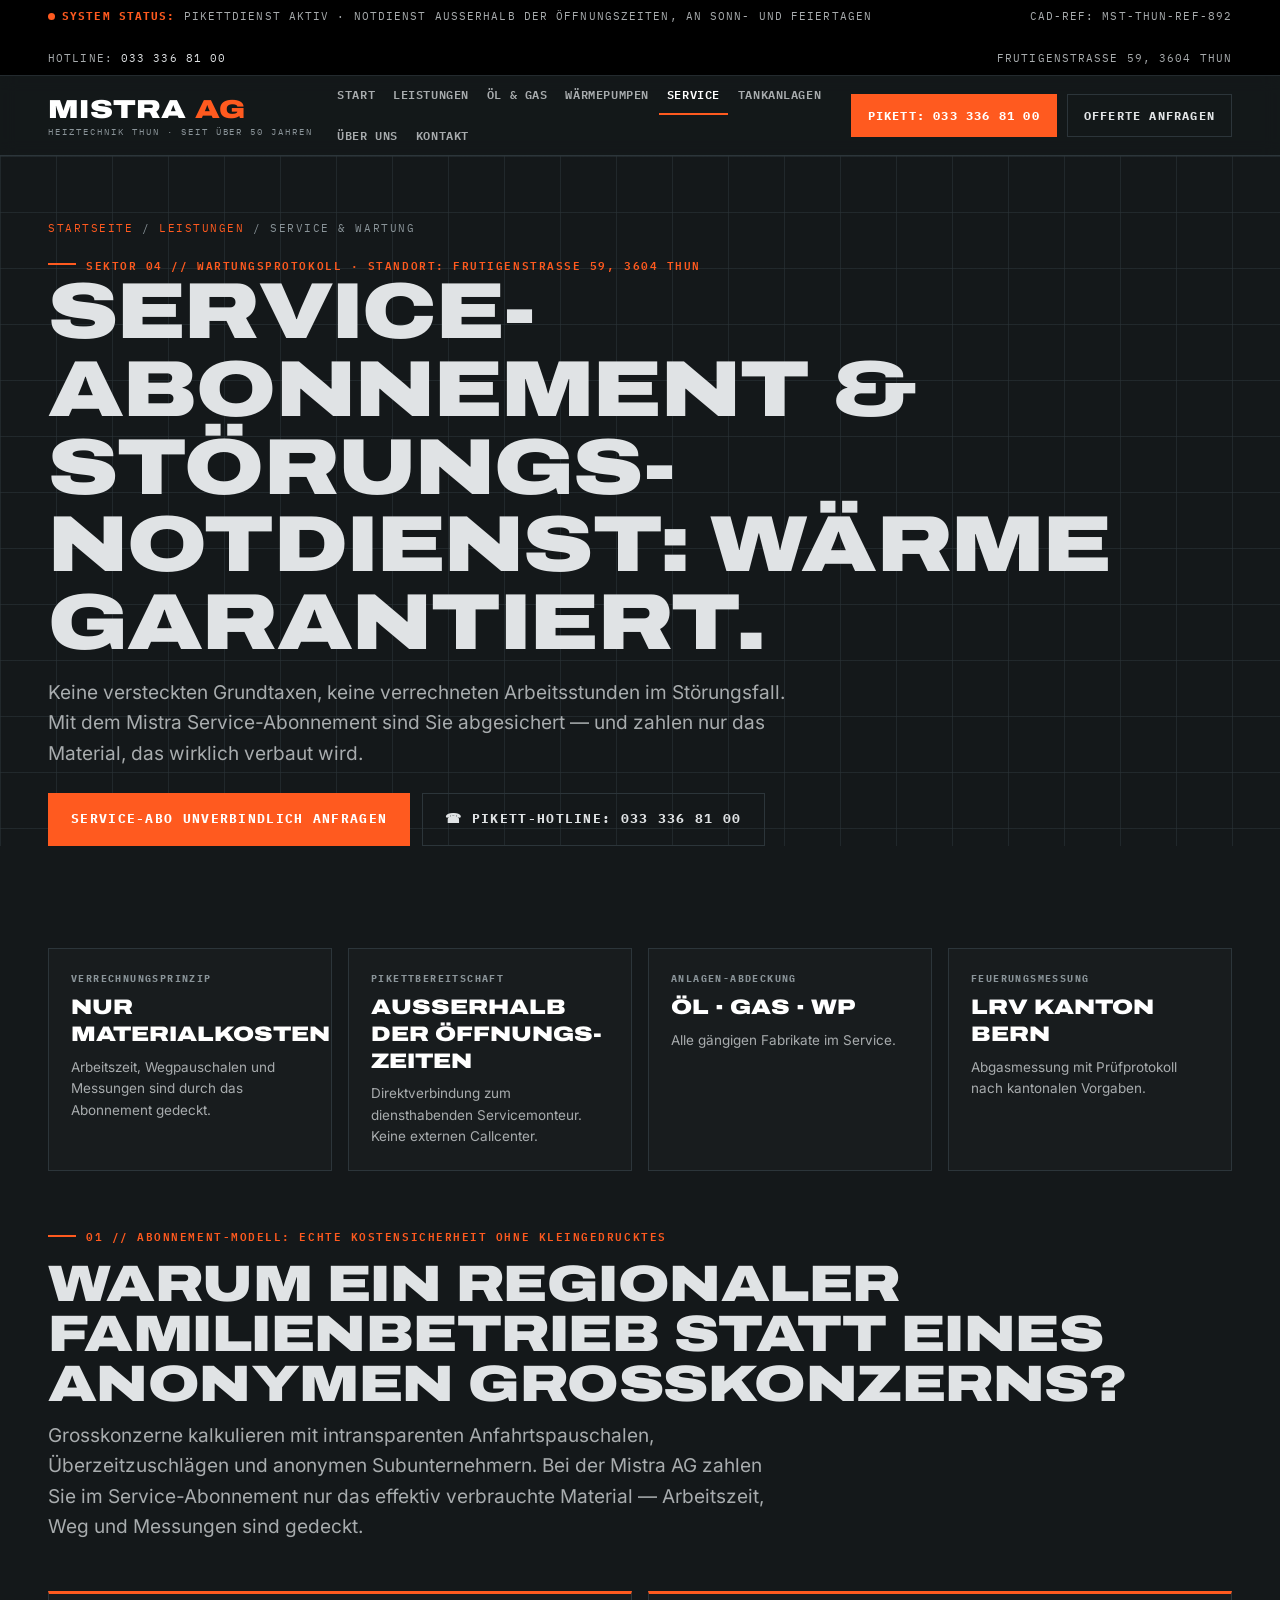
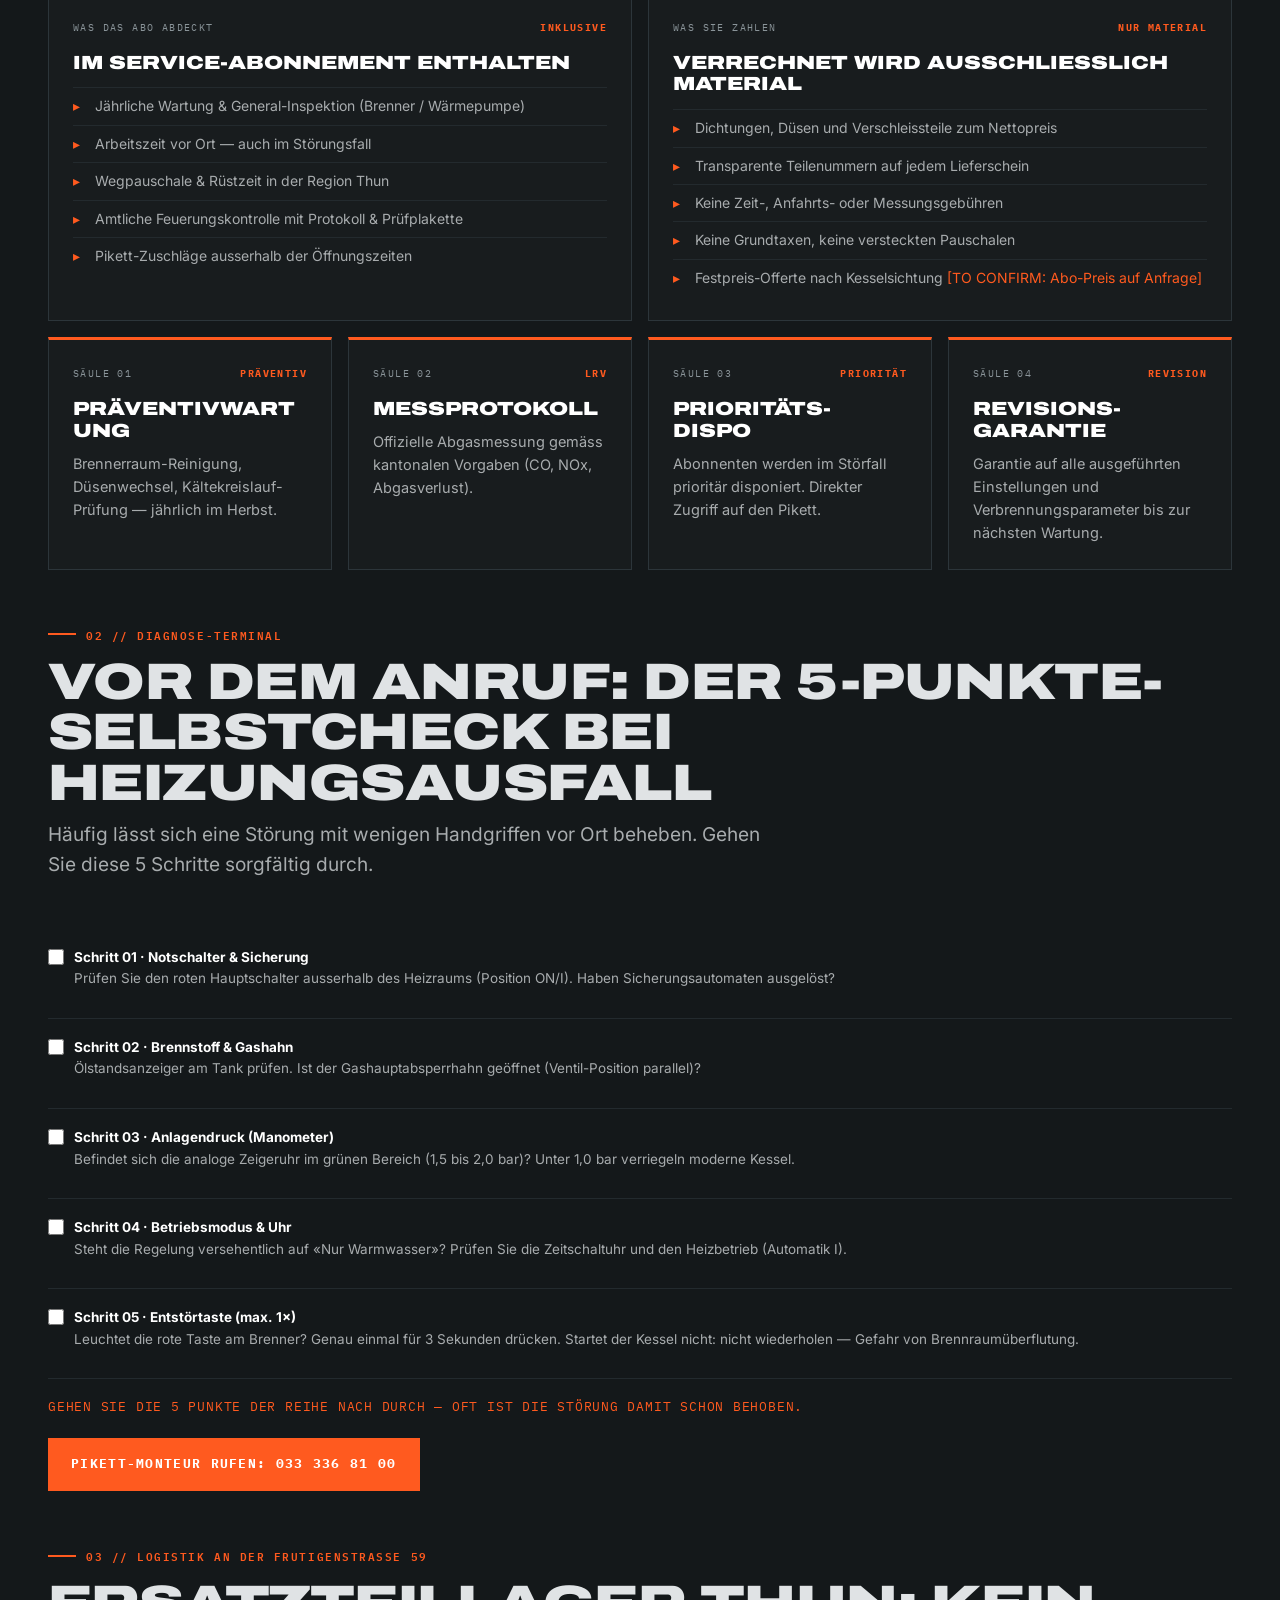
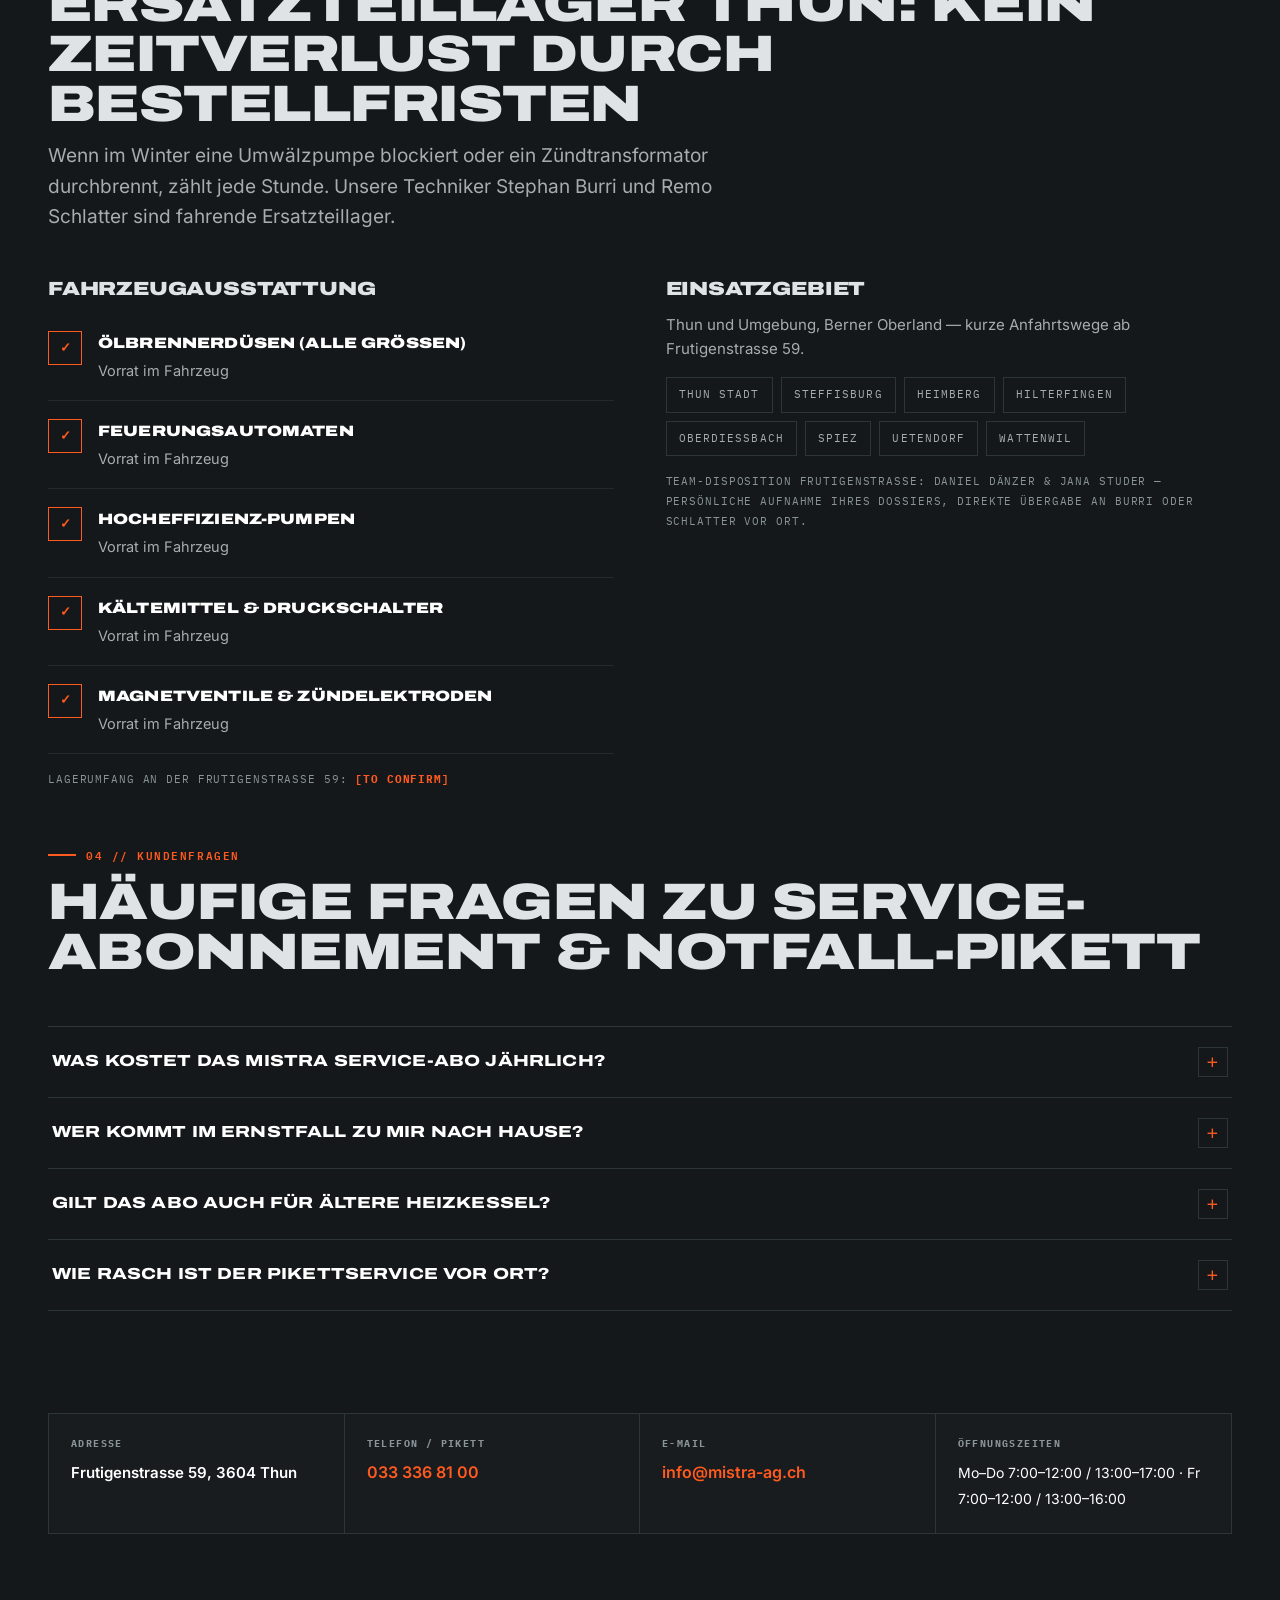
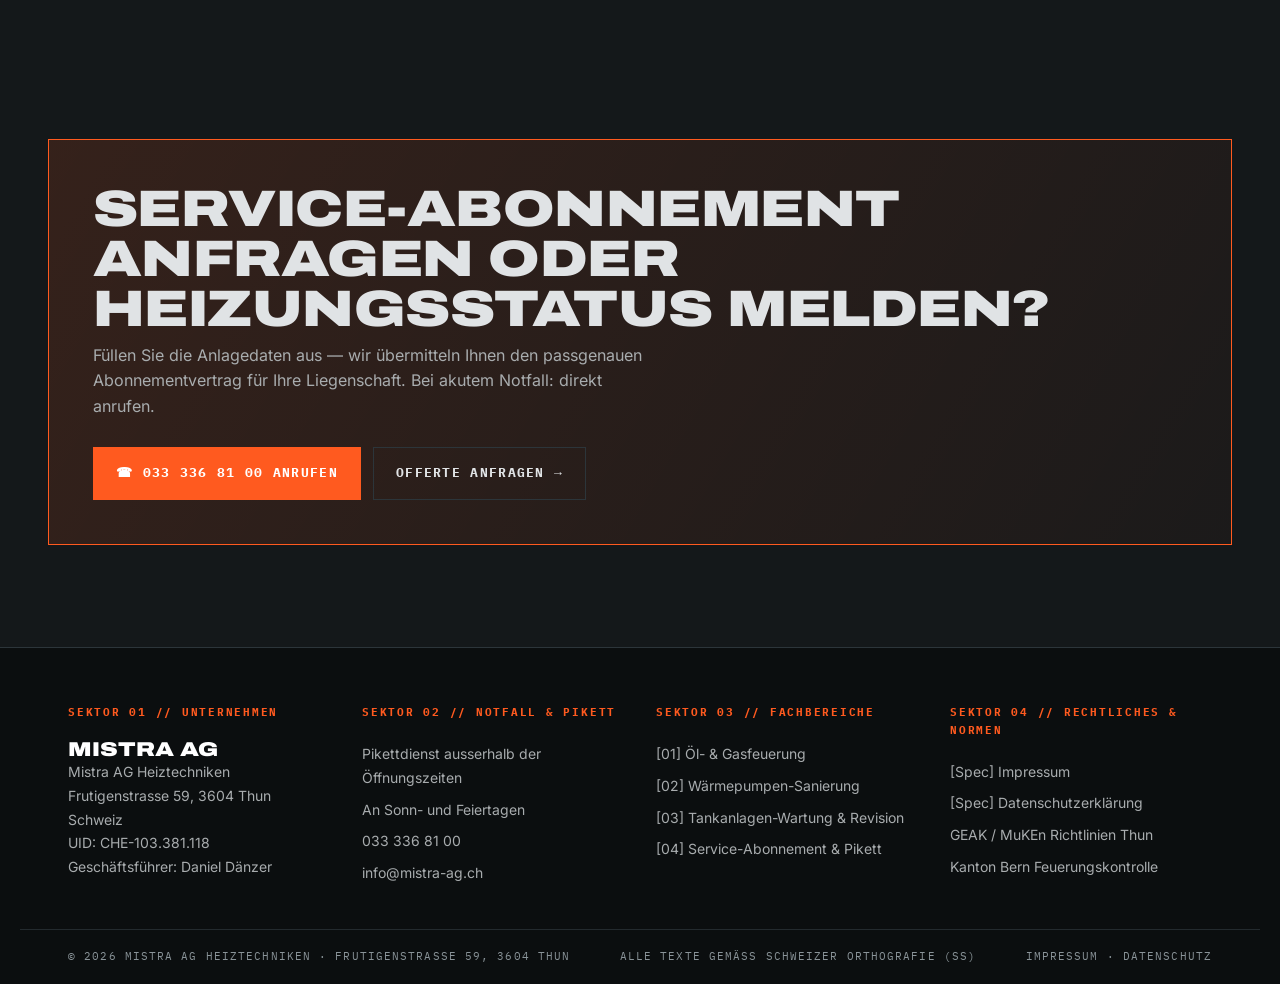
<file: service-wartung.html>
<!DOCTYPE html>
<html lang="de-CH">
<head>
<meta charset="UTF-8">
<meta name="viewport" content="width=device-width, initial-scale=1.0">
<title>Service & Wartung — Mistra AG Heiztechniken Thun</title>
<meta name="description" content="Service-Abonnement und Störungs-Notdienst in Thun: jährliche Wartung, nur Materialkosten werden verrechnet. 5-Punkte-Selbstcheck bei Heizungsausfall.">
<meta name="robots" content="noindex, nofollow">
<link rel="stylesheet" href="assets/css/main.css">
</head>
<body>
<div class="statusbar">
  <span><span class="dot"></span><b>System Status:</b> Pikettdienst aktiv &middot; Notdienst ausserhalb der &Ouml;ffnungszeiten, an Sonn- und Feiertagen</span>
  <span>CAD-Ref: MST-Thun-Ref-892</span>
  <span>Hotline: <a href="tel:0333368100">033 336 81 00</a></span>
  <span>Frutigenstrasse 59, 3604 Thun</span>
</div>
<header class="site-header">
  <div class="header-inner">
    <a class="logo" href="index.html" aria-label="Mistra AG Heiztechniken — Startseite">
      <span class="logo-name">Mistra <em>AG</em></span>
      <span class="logo-sub">Heiztechnik Thun &middot; Seit &uuml;ber 50 Jahren</span>
    </a>
    <button class="nav-toggle" type="button" aria-expanded="false" aria-controls="main-nav">Men&uuml; &#9776;</button>
    <nav class="main-nav" id="main-nav" aria-label="Hauptnavigation">
      <a href="index.html" title="Startseite">Start</a>
      <a href="leistungen.html" title="Leistungen">Leistungen</a>
      <a href="oel-gas.html" title="Öl- & Gasheizungen">Öl & Gas</a>
      <a href="waermepumpen.html" title="Wärmepumpen">Wärmepumpen</a>
      <a href="service-wartung.html" title="Service & Wartung" aria-current="page">Service</a>
      <a href="tankanlagen-klima.html" title="Tankanlagen & Klima">Tankanlagen</a>
      <a href="ueber-uns.html" title="Über uns">Über uns</a>
      <a href="kontakt.html" title="Kontakt">Kontakt</a>
    </nav>
    <div class="header-cta">
      <a class="btn" href="tel:0333368100">Pikett: 033 336 81 00</a>
      <a class="btn btn--ghost" href="anfrage.html">Offerte anfragen</a>
    </div>
  </div>
</header>
<main>

<section class="page-head blueprint"><div class="wrap">
  <p class="crumbs"><a href="index.html">Startseite</a> / <a href="leistungen.html">Leistungen</a> / Service &amp; Wartung</p>
  <p class="eyebrow">Sektor 04 // Wartungsprotokoll &middot; Standort: Frutigenstrasse 59, 3604 Thun</p>
  <h1 class="display">Service-Abonnement &amp; St&ouml;rungs-Notdienst: W&auml;rme garantiert.</h1>
  <p class="lede" style="margin-top:16px">Keine versteckten Grundtaxen, keine verrechneten Arbeitsstunden im St&ouml;rungsfall. Mit dem Mistra Service-Abonnement sind Sie abgesichert &mdash; und zahlen nur das Material, das wirklich verbaut wird.</p>
  <div class="hero-actions" style="margin-top:24px">
    <a class="btn" href="anfrage.html">Service-Abo unverbindlich anfragen</a>
    <a class="btn btn--ghost" href="tel:0333368100">&#9742; Pikett-Hotline: 033 336 81 00</a>
  </div>
</div></section>

<section class="section"><div class="wrap">
  <div class="kpi-strip">
    <div class="kpi reveal"><b>Verrechnungsprinzip</b><span>Nur Materialkosten</span><p>Arbeitszeit, Wegpauschalen und Messungen sind durch das Abonnement gedeckt.</p></div>
    <div class="kpi reveal"><b>Pikett&shy;bereitschaft</b><span>Ausserhalb der &Ouml;ffnungs&shy;zeiten</span><p>Direktverbindung zum diensthabenden Servicemonteur. Keine externen Callcenter.</p></div>
    <div class="kpi reveal"><b>Anlagen-Abdeckung</b><span>&Ouml;l &middot; Gas &middot; WP</span><p>Alle g&auml;ngigen Fabrikate im Service.</p></div>
    <div class="kpi reveal"><b>Feuerungs&shy;messung</b><span>LRV Kanton Bern</span><p>Abgasmessung mit Pr&uuml;fprotokoll nach kantonalen Vorgaben.</p></div>
  </div>

  <div class="section-head reveal" style="margin-top:56px">
    <p class="eyebrow">01 // Abonnement-Modell: Echte Kostensicherheit ohne Kleingedrucktes</p>
    <h2 class="display">Warum ein regionaler Familienbetrieb statt eines anonymen Grosskonzerns?</h2>
    <p class="lede">Grosskonzerne kalkulieren mit intransparenten Anfahrtspauschalen, &Uuml;berzeitzuschl&auml;gen und anonymen Subunternehmern. Bei der Mistra AG zahlen Sie im Service-Abonnement nur das effektiv verbrauchte Material &mdash; Arbeitszeit, Weg und Messungen sind gedeckt.</p>
  </div>
  <div class="plate-grid plate-grid--2">
    <article class="plate reveal"><div class="plate-ref"><span>Was das Abo abdeckt</span><b>Inklusive</b></div>
      <h3>Im Service-Abonnement enthalten</h3>
      <ul>
        <li>J&auml;hrliche Wartung &amp; General-Inspektion (Brenner / W&auml;rmepumpe)</li>
        <li>Arbeitszeit vor Ort &mdash; auch im St&ouml;rungsfall</li>
        <li>Wegpauschale &amp; R&uuml;stzeit in der Region Thun</li>
        <li>Amtliche Feuerungskontrolle mit Protokoll &amp; Pr&uuml;fplakette</li>
        <li>Pikett-Zuschl&auml;ge ausserhalb der &Ouml;ffnungszeiten</li>
      </ul></article>
    <article class="plate reveal"><div class="plate-ref"><span>Was Sie zahlen</span><b>Nur Material</b></div>
      <h3>Verrechnet wird ausschliesslich Material</h3>
      <ul>
        <li>Dichtungen, D&uuml;sen und Verschleissteile zum Nettopreis</li>
        <li>Transparente Teilenummern auf jedem Lieferschein</li>
        <li>Keine Zeit-, Anfahrts- oder Messungsgeb&uuml;hren</li>
        <li>Keine Grundtaxen, keine versteckten Pauschalen</li>
        <li>Festpreis-Offerte nach Kesselsichtung <span style="color:var(--ember)">[TO CONFIRM: Abo-Preis auf Anfrage]</span></li>
      </ul></article>
  </div>
  <div class="plate-grid plate-grid--4" style="margin-top:16px">
    <article class="plate reveal"><div class="plate-ref"><span>S&auml;ule 01</span><b>Pr&auml;ventiv</b></div><h3>Pr&auml;ventivwartung</h3><p>Brennerraum-Reinigung, D&uuml;senwechsel, K&auml;ltekreislauf-Pr&uuml;fung &mdash; j&auml;hrlich im Herbst.</p></article>
    <article class="plate reveal"><div class="plate-ref"><span>S&auml;ule 02</span><b>LRV</b></div><h3>Messprotokoll</h3><p>Offizielle Abgasmessung gem&auml;ss kantonalen Vorgaben (CO, NOx, Abgasverlust).</p></article>
    <article class="plate reveal"><div class="plate-ref"><span>S&auml;ule 03</span><b>Priorit&auml;t</b></div><h3>Priorit&auml;ts-Dispo</h3><p>Abonnenten werden im St&ouml;rfall priorit&auml;r disponiert. Direkter Zugriff auf den Pikett.</p></article>
    <article class="plate reveal"><div class="plate-ref"><span>S&auml;ule 04</span><b>Revision</b></div><h3>Revisions-Garantie</h3><p>Garantie auf alle ausgef&uuml;hrten Einstellungen und Verbrennungsparameter bis zur n&auml;chsten Wartung.</p></article>
  </div>

  <div class="section-head reveal" style="margin-top:56px" id="selbstcheck-service">
    <p class="eyebrow">02 // Diagnose-Terminal</p>
    <h2 class="display">Vor dem Anruf: Der 5-Punkte-Selbstcheck bei Heizungsausfall</h2>
    <p class="lede">H&auml;ufig l&auml;sst sich eine St&ouml;rung mit wenigen Handgriffen vor Ort beheben. Gehen Sie diese 5 Schritte sorgf&auml;ltig durch.</p>
  </div>
  <div data-selfcheck>
    <ul class="checklist">
      <li><label class="check-line" style="flex:1"><input type="checkbox"><span><strong style="color:#fff">Schritt 01 &middot; Notschalter &amp; Sicherung</strong><br>Pr&uuml;fen Sie den roten Hauptschalter ausserhalb des Heizraums (Position ON/I). Haben Sicherungsautomaten ausgel&ouml;st?</span></label></li>
      <li><label class="check-line" style="flex:1"><input type="checkbox"><span><strong style="color:#fff">Schritt 02 &middot; Brennstoff &amp; Gashahn</strong><br>&Ouml;lstandsanzeiger am Tank pr&uuml;fen. Ist der Gashauptabsperrhahn ge&ouml;ffnet (Ventil-Position parallel)?</span></label></li>
      <li><label class="check-line" style="flex:1"><input type="checkbox"><span><strong style="color:#fff">Schritt 03 &middot; Anlagendruck (Manometer)</strong><br>Befindet sich die analoge Zeigeruhr im gr&uuml;nen Bereich (1,5 bis 2,0 bar)? Unter 1,0 bar verriegeln moderne Kessel.</span></label></li>
      <li><label class="check-line" style="flex:1"><input type="checkbox"><span><strong style="color:#fff">Schritt 04 &middot; Betriebsmodus &amp; Uhr</strong><br>Steht die Regelung versehentlich auf &laquo;Nur Warmwasser&raquo;? Pr&uuml;fen Sie die Zeitschaltuhr und den Heizbetrieb (Automatik I).</span></label></li>
      <li><label class="check-line" style="flex:1"><input type="checkbox"><span><strong style="color:#fff">Schritt 05 &middot; Entst&ouml;rtaste (max. 1&times;)</strong><br>Leuchtet die rote Taste am Brenner? Genau einmal f&uuml;r 3 Sekunden dr&uuml;cken. Startet der Kessel nicht: nicht wiederholen &mdash; Gefahr von Brennraum&uuml;berflutung.</span></label></li>
    </ul>
    <p data-selfcheck-result style="margin-top:18px;font-family:var(--mono);font-size:13px;letter-spacing:.06em;color:var(--ember);text-transform:uppercase"></p>
  </div>
  <div class="hero-actions" style="margin-top:20px"><a class="btn" href="tel:0333368100">Pikett-Monteur rufen: 033 336 81 00</a></div>

  <div class="section-head reveal" style="margin-top:56px">
    <p class="eyebrow">03 // Logistik an der Frutigenstrasse 59</p>
    <h2 class="display">Ersatzteillager Thun: Kein Zeitverlust durch Bestellfristen</h2>
    <p class="lede">Wenn im Winter eine Umw&auml;lzpumpe blockiert oder ein Z&uuml;ndtransformator durchbrennt, z&auml;hlt jede Stunde. Unsere Techniker Stephan Burri und Remo Schlatter sind fahrende Ersatzteillager.</p>
  </div>
  <div class="two-col">
    <div class="reveal">
      <h3 class="display" style="font-size:19px;margin-bottom:14px">Fahrzeugausstattung</h3>
      <ul class="checklist">
        <li><span class="ck-no">&#10003;</span><div><h4>&Ouml;lbrennerd&uuml;sen (alle Gr&ouml;ssen)</h4><p>Vorrat im Fahrzeug</p></div></li>
        <li><span class="ck-no">&#10003;</span><div><h4>Feuerungsautomaten</h4><p>Vorrat im Fahrzeug</p></div></li>
        <li><span class="ck-no">&#10003;</span><div><h4>Hocheffizienz-Pumpen</h4><p>Vorrat im Fahrzeug</p></div></li>
        <li><span class="ck-no">&#10003;</span><div><h4>K&auml;ltemittel &amp; Druckschalter</h4><p>Vorrat im Fahrzeug</p></div></li>
        <li><span class="ck-no">&#10003;</span><div><h4>Magnetventile &amp; Z&uuml;ndelektroden</h4><p>Vorrat im Fahrzeug</p></div></li>
      </ul>
      <p class="form-note" style="margin-top:16px">Lagerumfang an der Frutigenstrasse 59: <b style="color:var(--ember)">[TO CONFIRM]</b></p>
    </div>
    <div class="reveal">
      <h3 class="display" style="font-size:19px;margin-bottom:14px">Einsatzgebiet</h3>
      <p style="color:var(--text-dim);font-size:15px;margin-bottom:16px">Thun und Umgebung, Berner Oberland &mdash; kurze Anfahrtswege ab Frutigenstrasse 59.</p>
      <div class="chips">
        <span class="chip">Thun Stadt</span><span class="chip">Steffisburg</span><span class="chip">Heimberg</span><span class="chip">Hilterfingen</span><span class="chip">Oberdiessbach</span><span class="chip">Spiez</span><span class="chip">Uetendorf</span><span class="chip">Wattenwil</span>
      </div>
      <p class="form-note" style="margin-top:16px">Team-Disposition Frutigenstrasse: Daniel D&auml;nzer &amp; Jana Studer &mdash; pers&ouml;nliche Aufnahme Ihres Dossiers, direkte &Uuml;bergabe an Burri oder Schlatter vor Ort.</p>
    </div>
  </div>

  <div class="section-head reveal" style="margin-top:56px">
    <p class="eyebrow">04 // Kundenfragen</p>
    <h2 class="display">H&auml;ufige Fragen zu Service-Abonnement &amp; Notfall-Pikett</h2>
  </div>
  <div class="faq">
<div class="faq-item">
  <button class="faq-q" type="button" aria-expanded="false"><span>Was kostet das Mistra Service-Abo j&auml;hrlich?</span><span class="faq-icon" aria-hidden="true">+</span></button>
  <div class="faq-a"><p>Die Pr&auml;mie richtet sich nach Anlagetyp (Brennwert &Ouml;l, Gasgebl&auml;sebrenner oder W&auml;rmepumpe). Eine Festpreis-Offerte erhalten Sie nach der Kesselsichtung vor Ort &mdash; <b>keine Preisangaben ohne Besichtigung</b>.</p></div>
</div>
<div class="faq-item">
  <button class="faq-q" type="button" aria-expanded="false"><span>Wer kommt im Ernstfall zu mir nach Hause?</span><span class="faq-icon" aria-hidden="true">+</span></button>
  <div class="faq-a"><p>Ausschliesslich unsere festangestellten Techniker: Daniel D&auml;nzer, Stephan Burri oder Remo Schlatter. <b>100&nbsp;% regionales Eigenpersonal</b> &mdash; keine Subunternehmer, kein Callcenter.</p></div>
</div>
<div class="faq-item">
  <button class="faq-q" type="button" aria-expanded="false"><span>Gilt das Abo auch f&uuml;r &auml;ltere Heizkessel?</span><span class="faq-icon" aria-hidden="true">+</span></button>
  <div class="faq-a"><p>Ja. Wir betreuen bewusst auch Kessel &auml;lterer Baujahre aller g&auml;ngigen Fabrikate. Werterhalt bew&auml;hrter Heizsysteme ist unser Kerngesch&auml;ft.</p></div>
</div>
<div class="faq-item">
  <button class="faq-q" type="button" aria-expanded="false"><span>Wie rasch ist der Pikettservice vor Ort?</span><span class="faq-icon" aria-hidden="true">+</span></button>
  <div class="faq-a"><p>Bei Totalausfall und Minusgraden schalten wir sofort auf Notbetrieb um. Von unserer Basis an der Frutigenstrasse r&uuml;cken wir direkt aus &mdash; <b>rufen Sie an, statt ein Formular zu senden: 033 336 81 00</b>. Konkrete Anfahrtszeiten h&auml;ngen von Verkehr und Wetter ab und werden nicht versprochen.</p></div>
</div>
</div>
</div></section>
<section class="section" style="padding-top:0"><div class="wrap"><div class="contact-strip reveal">
  <div><b>Adresse</b><span>Frutigenstrasse 59, 3604 Thun</span></div>
  <div><b>Telefon / Pikett</b><a href="tel:0333368100">033 336 81 00</a></div>
  <div><b>E-Mail</b><a href="mailto:info@mistra-ag.ch">info@mistra-ag.ch</a></div>
  <div><b>&Ouml;ffnungszeiten</b><span style="font-size:14px;font-weight:400">Mo–Do 7:00–12:00 / 13:00–17:00 · Fr 7:00–12:00 / 13:00–16:00</span></div>
</div></div></section>
<section class="section"><div class="wrap"><div class="cta-band reveal">
  <div><h2 class="display">Service-Abonnement anfragen oder Heizungsstatus melden?</h2><p>F&uuml;llen Sie die Anlagedaten aus &mdash; wir &uuml;bermitteln Ihnen den passgenauen Abonnementvertrag f&uuml;r Ihre Liegenschaft. Bei akutem Notfall: direkt anrufen.</p></div>
  <div class="hero-actions">
    <a class="btn" href="tel:0333368100">&#9742; 033 336 81 00 anrufen</a>
    <a class="btn btn--ghost" href="anfrage.html">Offerte anfragen &rarr;</a>
  </div>
</div></div></section>

</main>
<footer class="site-footer">
  <div class="footer-grid">
    <div>
      <h4>Sektor 01 // Unternehmen</h4>
      <p class="foot-brand">Mistra AG</p>
      <p>Mistra AG Heiztechniken<br>Frutigenstrasse 59, 3604 Thun<br>Schweiz<br>UID: CHE-103.381.118<br>Gesch&auml;ftsf&uuml;hrer: Daniel D&auml;nzer</p>
    </div>
    <div>
      <h4>Sektor 02 // Notfall &amp; Pikett</h4>
      <ul>
        <li>Pikettdienst ausserhalb der &Ouml;ffnungszeiten</li>
        <li>An Sonn- und Feiertagen</li>
        <li><a href="tel:0333368100">033 336 81 00</a></li>
        <li><a href="mailto:info@mistra-ag.ch">info@mistra-ag.ch</a></li>
      </ul>
    </div>
    <div>
      <h4>Sektor 03 // Fachbereiche</h4>
      <ul>
        <li><a href="oel-gas.html">[01] &Ouml;l- &amp; Gasfeuerung</a></li>
        <li><a href="waermepumpen.html">[02] W&auml;rmepumpen-Sanierung</a></li>
        <li><a href="tankanlagen-klima.html">[03] Tankanlagen-Wartung &amp; Revision</a></li>
        <li><a href="service-wartung.html">[04] Service-Abonnement &amp; Pikett</a></li>
      </ul>
    </div>
    <div>
      <h4>Sektor 04 // Rechtliches &amp; Normen</h4>
      <ul>
        <li><a href="impressum.html">[Spec] Impressum</a></li>
        <li><a href="datenschutz.html">[Spec] Datenschutzerkl&auml;rung</a></li>
        <li>GEAK / MuKEn Richtlinien Thun</li>
        <li>Kanton Bern Feuerungskontrolle</li>
      </ul>
    </div>
  </div>
  <div class="footer-bottom">
    <span>&copy; 2026 Mistra AG Heiztechniken &middot; Frutigenstrasse 59, 3604 Thun</span>
    <span>Alle Texte gem&auml;ss Schweizer Orthografie (ss)</span>
    <span><a href="impressum.html">Impressum</a> &middot; <a href="datenschutz.html">Datenschutz</a></span>
  </div>
</footer>
<a class="sticky-pikett" href="tel:0333368100">&#9742; Pikettdienst anrufen &middot; 033 336 81 00</a>
<script src="assets/js/site.js"></script>
</body>
</html>
</file>
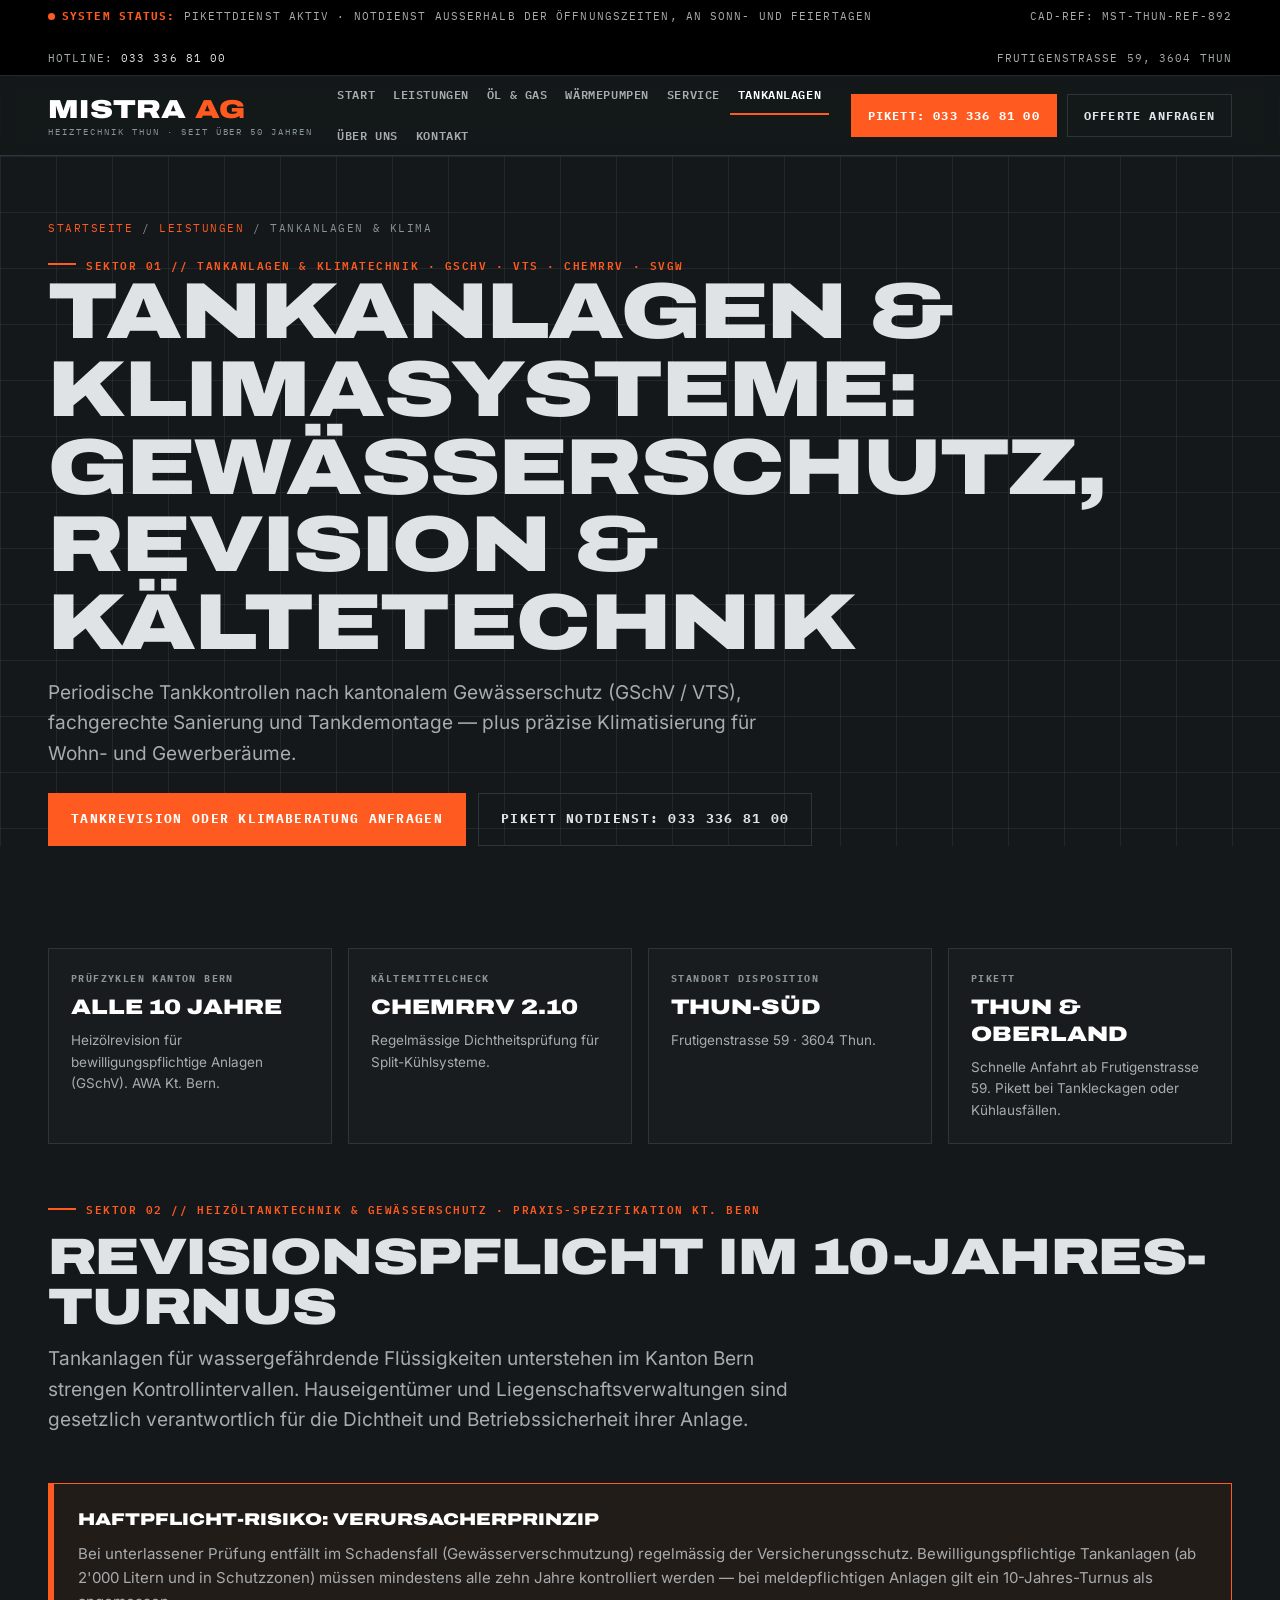
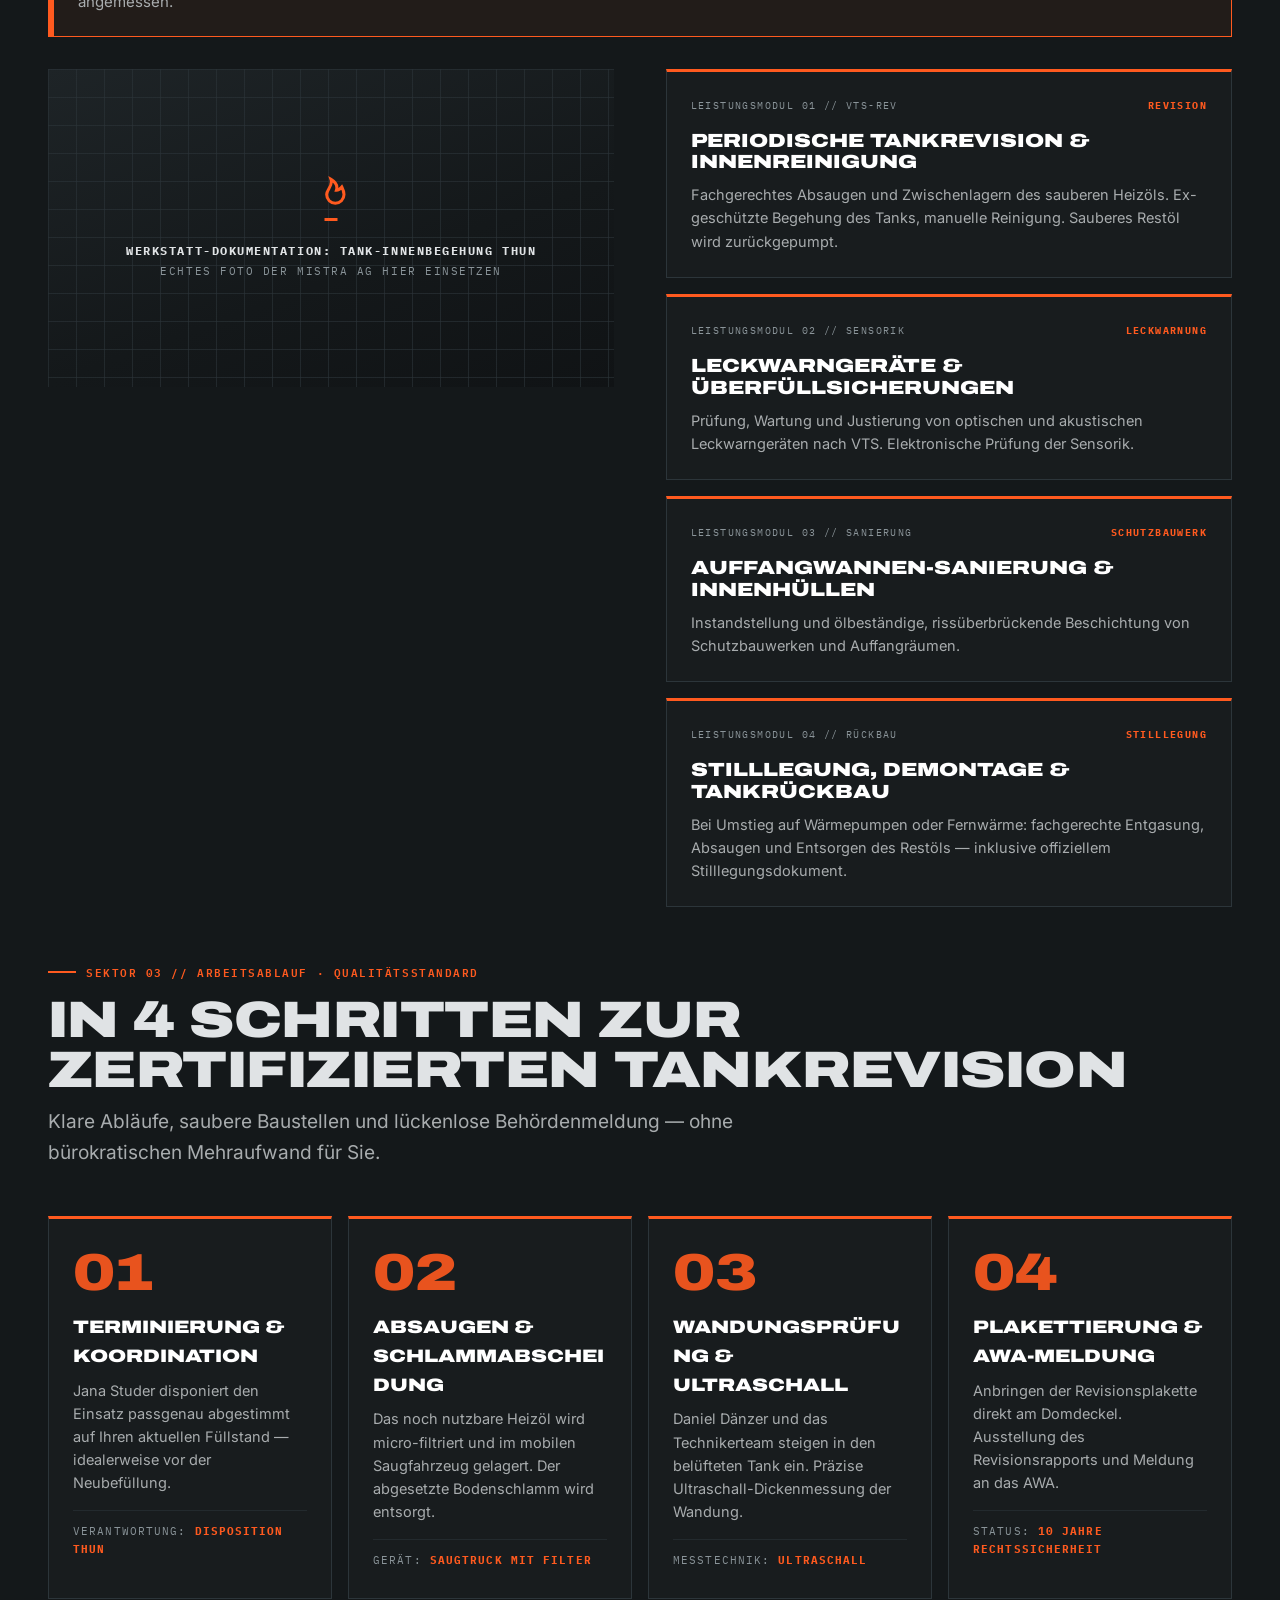
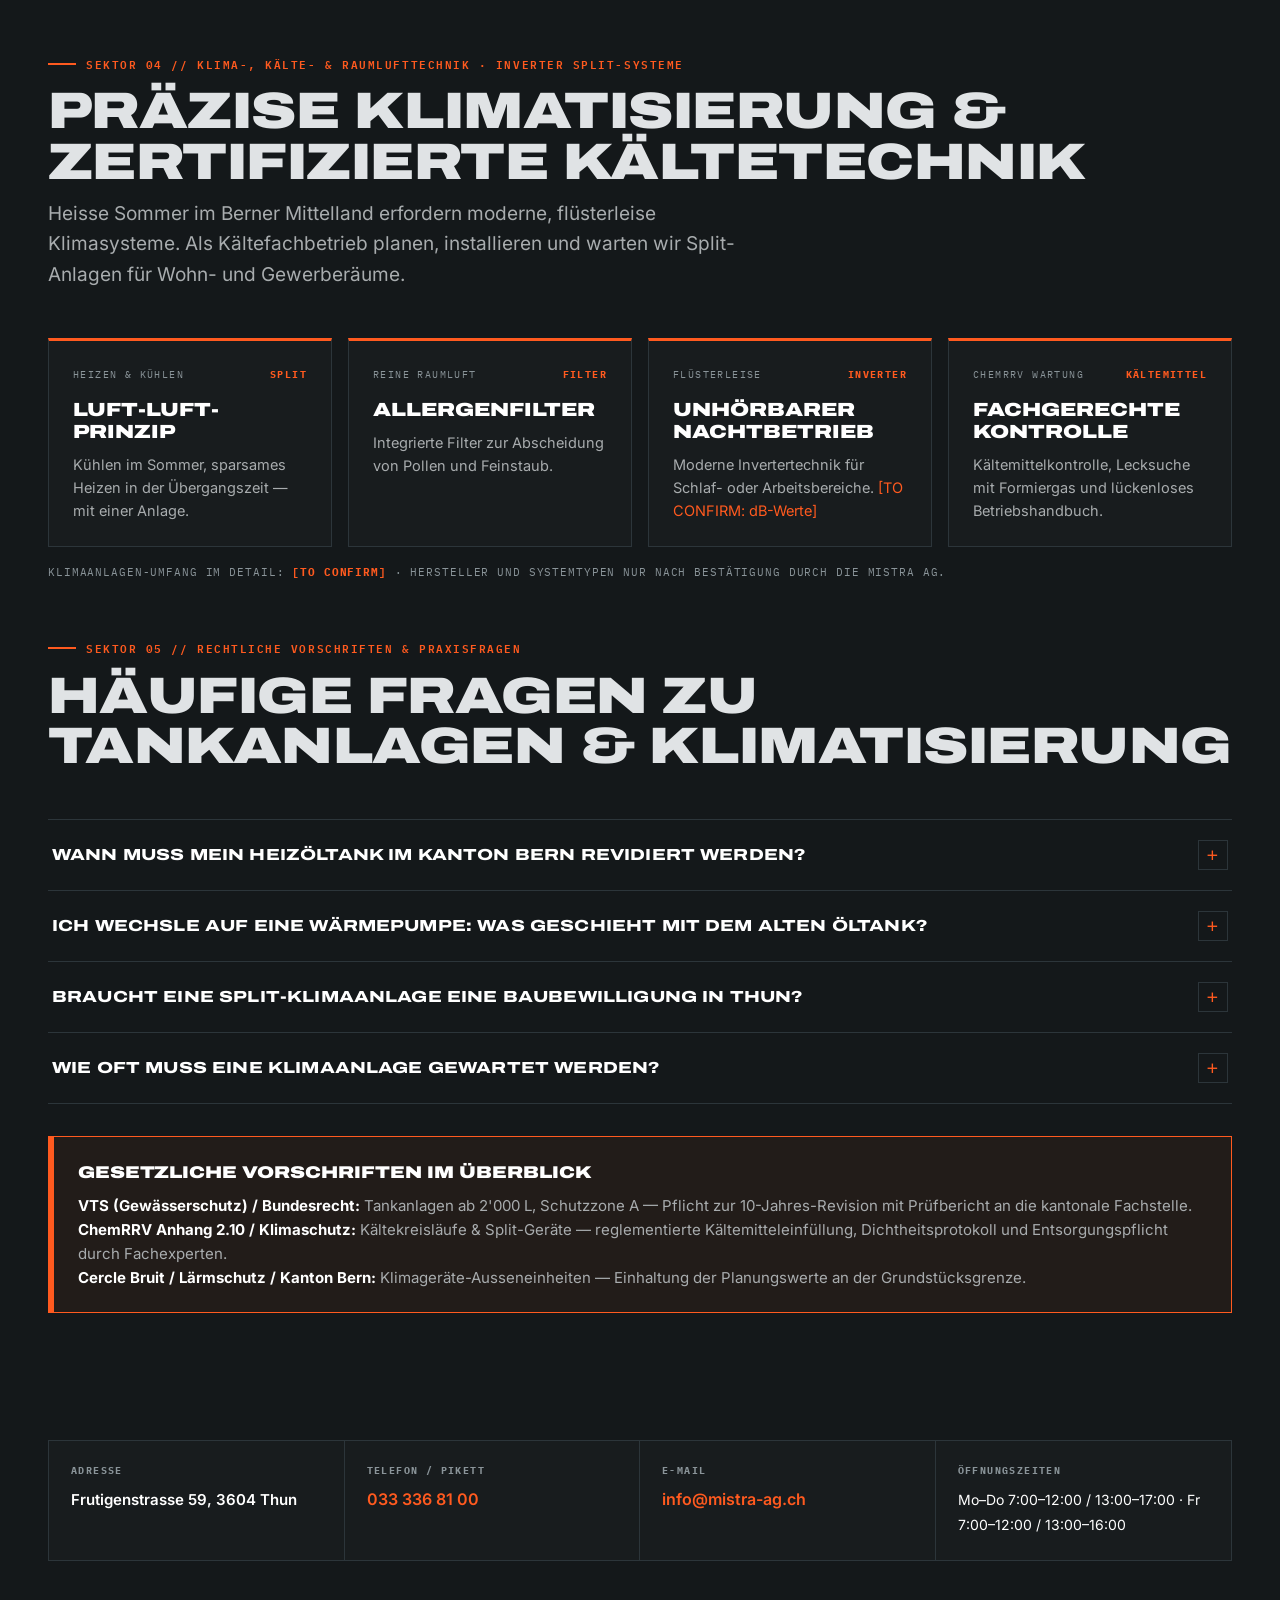
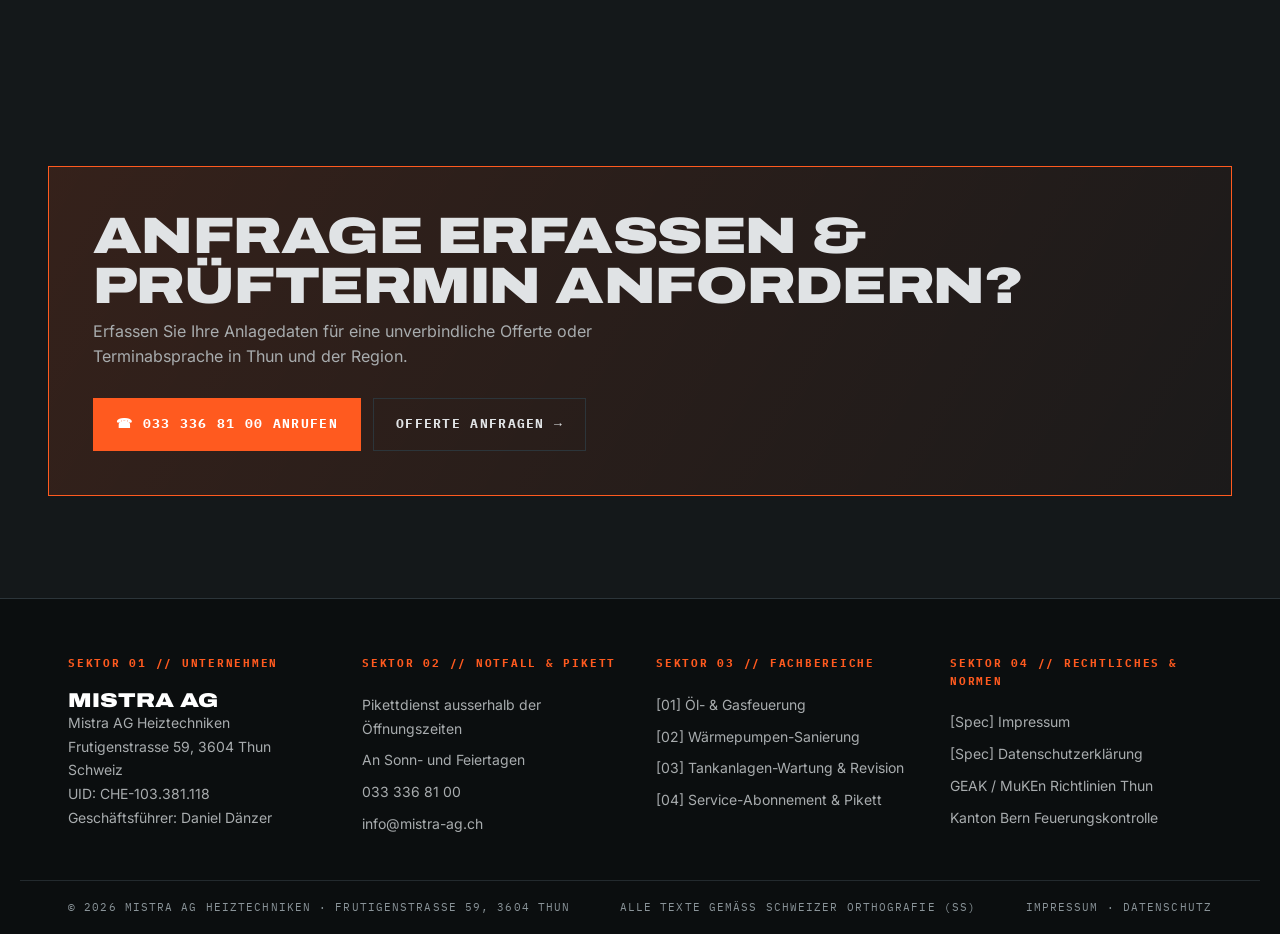
<file: tankanlagen-klima.html>
<!DOCTYPE html>
<html lang="de-CH">
<head>
<meta charset="UTF-8">
<meta name="viewport" content="width=device-width, initial-scale=1.0">
<title>Tankanlagen & Klima — Mistra AG Heiztechniken Thun</title>
<meta name="description" content="Tankanlagen-Revision alle 10 Jahre, Leckanzeiger, Tankrückbau und Klimaanlagen in Thun. Gewässerschutz nach GSchV / VTS, Kältetechnik nach ChemRRV.">
<meta name="robots" content="noindex, nofollow">
<link rel="stylesheet" href="assets/css/main.css">
</head>
<body>
<div class="statusbar">
  <span><span class="dot"></span><b>System Status:</b> Pikettdienst aktiv &middot; Notdienst ausserhalb der &Ouml;ffnungszeiten, an Sonn- und Feiertagen</span>
  <span>CAD-Ref: MST-Thun-Ref-892</span>
  <span>Hotline: <a href="tel:0333368100">033 336 81 00</a></span>
  <span>Frutigenstrasse 59, 3604 Thun</span>
</div>
<header class="site-header">
  <div class="header-inner">
    <a class="logo" href="index.html" aria-label="Mistra AG Heiztechniken — Startseite">
      <span class="logo-name">Mistra <em>AG</em></span>
      <span class="logo-sub">Heiztechnik Thun &middot; Seit &uuml;ber 50 Jahren</span>
    </a>
    <button class="nav-toggle" type="button" aria-expanded="false" aria-controls="main-nav">Men&uuml; &#9776;</button>
    <nav class="main-nav" id="main-nav" aria-label="Hauptnavigation">
      <a href="index.html" title="Startseite">Start</a>
      <a href="leistungen.html" title="Leistungen">Leistungen</a>
      <a href="oel-gas.html" title="Öl- & Gasheizungen">Öl & Gas</a>
      <a href="waermepumpen.html" title="Wärmepumpen">Wärmepumpen</a>
      <a href="service-wartung.html" title="Service & Wartung">Service</a>
      <a href="tankanlagen-klima.html" title="Tankanlagen & Klima" aria-current="page">Tankanlagen</a>
      <a href="ueber-uns.html" title="Über uns">Über uns</a>
      <a href="kontakt.html" title="Kontakt">Kontakt</a>
    </nav>
    <div class="header-cta">
      <a class="btn" href="tel:0333368100">Pikett: 033 336 81 00</a>
      <a class="btn btn--ghost" href="anfrage.html">Offerte anfragen</a>
    </div>
  </div>
</header>
<main>

<section class="page-head blueprint"><div class="wrap">
  <p class="crumbs"><a href="index.html">Startseite</a> / <a href="leistungen.html">Leistungen</a> / Tankanlagen &amp; Klima</p>
  <p class="eyebrow">Sektor 01 // Tankanlagen &amp; Klimatechnik &middot; GSchV &middot; VTS &middot; ChemRRV &middot; SVGW</p>
  <h1 class="display">Tankanlagen &amp; Klima&shy;systeme: Gew&auml;sserschutz, Revision &amp; K&auml;ltetechnik</h1>
  <p class="lede" style="margin-top:16px">Periodische Tankkontrollen nach kantonalem Gew&auml;sserschutz (GSchV / VTS), fachgerechte Sanierung und Tankdemontage &mdash; plus pr&auml;zise Klimatisierung f&uuml;r Wohn- und Gewerber&auml;ume.</p>
  <div class="hero-actions" style="margin-top:24px">
    <a class="btn" href="anfrage.html">Tankrevision oder Klimaberatung anfragen</a>
    <a class="btn btn--ghost" href="tel:0333368100">Pikett Notdienst: 033 336 81 00</a>
  </div>
</div></section>

<section class="section"><div class="wrap">
  <div class="kpi-strip">
    <div class="kpi reveal"><b>Pr&uuml;fzyklen Kanton Bern</b><span>Alle 10 Jahre</span><p>Heiz&ouml;lrevision f&uuml;r bewilligungspflichtige Anlagen (GSchV). AWA Kt. Bern.</p></div>
    <div class="kpi reveal"><b>K&auml;ltemittelcheck</b><span>ChemRRV 2.10</span><p>Regelm&auml;ssige Dichtheitspr&uuml;fung f&uuml;r Split-K&uuml;hlsysteme.</p></div>
    <div class="kpi reveal"><b>Standort Disposition</b><span>Thun-S&uuml;d</span><p>Frutigenstrasse 59 &middot; 3604 Thun.</p></div>
    <div class="kpi reveal"><b>Pikett</b><span>Thun &amp; Oberland</span><p>Schnelle Anfahrt ab Frutigenstrasse 59. Pikett bei Tankleckagen oder K&uuml;hlausf&auml;llen.</p></div>
  </div>

  <div class="section-head reveal" style="margin-top:56px">
    <p class="eyebrow">Sektor 02 // Heiz&ouml;ltanktechnik &amp; Gew&auml;sserschutz &middot; Praxis-Spezifikation Kt. Bern</p>
    <h2 class="display">Revisionspflicht im 10-Jahres-Turnus</h2>
    <p class="lede">Tankanlagen f&uuml;r wassergef&auml;hrdende Fl&uuml;ssigkeiten unterstehen im Kanton Bern strengen Kontrollintervallen. Hauseigent&uuml;mer und Liegenschaftsverwaltungen sind gesetzlich verantwortlich f&uuml;r die Dichtheit und Betriebssicherheit ihrer Anlage.</p>
  </div>
  <div class="warn-box reveal">
    <h3>Haftpflicht-Risiko: Verursacherprinzip</h3>
    <p>Bei unterlassener Pr&uuml;fung entf&auml;llt im Schadensfall (Gew&auml;sserverschmutzung) regelm&auml;ssig der Versicherungsschutz. Bewilligungspflichtige Tankanlagen (ab 2'000 Litern und in Schutzzonen) m&uuml;ssen mindestens alle zehn Jahre kontrolliert werden &mdash; bei meldepflichtigen Anlagen gilt ein 10-Jahres-Turnus als angemessen.</p>
  </div>
  <div class="two-col" style="margin-top:32px">
    <div class="reveal"><div class="ph ph--wide" role="img" aria-label="Foto-Platzhalter: Werkstatt-Dokumentation: Tank-Innenbegehung Thun">
  <svg class="ph-icon" width="52" height="52" viewBox="0 0 24 24" fill="none" stroke="currentColor" stroke-width="1.4" aria-hidden="true"><path d="M12 2.5c1 3-2 4.5-2 7a4 4 0 0 0 8 0c0-1.5-.5-2.5-1-3.5-.8 1-1.5 1.5-2.5 1.5.5-1.5 0-3.5-2.5-5z"/><path d="M9 21h6"/></svg>
  <div class="ph-label"><b>Werkstatt-Dokumentation: Tank-Innenbegehung Thun</b>Echtes Foto der Mistra AG hier einsetzen</div>
</div></div>
    <div class="reveal">
      <div class="plate-grid" style="grid-template-columns:1fr">
        <div class="plate"><div class="plate-ref"><span>Leistungsmodul 01 // VTS-REV</span><b>Revision</b></div><h3>Periodische Tankrevision &amp; Innenreinigung</h3><p>Fachgerechtes Absaugen und Zwischenlagern des sauberen Heiz&ouml;ls. Ex-gesch&uuml;tzte Begehung des Tanks, manuelle Reinigung. Sauberes Rest&ouml;l wird zur&uuml;ckgepumpt.</p></div>
        <div class="plate"><div class="plate-ref"><span>Leistungsmodul 02 // Sensorik</span><b>Leckwarnung</b></div><h3>Leckwarnger&auml;te &amp; &Uuml;berf&uuml;llsicherungen</h3><p>Pr&uuml;fung, Wartung und Justierung von optischen und akustischen Leckwarnger&auml;ten nach VTS. Elektronische Pr&uuml;fung der Sensorik.</p></div>
        <div class="plate"><div class="plate-ref"><span>Leistungsmodul 03 // Sanierung</span><b>Schutzbauwerk</b></div><h3>Auffangwannen-Sanierung &amp; Innenh&uuml;llen</h3><p>Instandstellung und &ouml;lbest&auml;ndige, riss&uuml;berbr&uuml;ckende Beschichtung von Schutzbauwerken und Auffangr&auml;umen.</p></div>
        <div class="plate"><div class="plate-ref"><span>Leistungsmodul 04 // R&uuml;ckbau</span><b>Stilllegung</b></div><h3>Stilllegung, Demontage &amp; Tankr&uuml;ckbau</h3><p>Bei Umstieg auf W&auml;rmepumpen oder Fernw&auml;rme: fachgerechte Entgasung, Absaugen und Entsorgen des Rest&ouml;ls &mdash; inklusive offiziellem Stilllegungsdokument.</p></div>
      </div>
    </div>
  </div>

  <div class="section-head reveal" style="margin-top:56px">
    <p class="eyebrow">Sektor 03 // Arbeitsablauf &middot; Qualit&auml;tsstandard</p>
    <h2 class="display">In 4 Schritten zur zertifizierten Tankrevision</h2>
    <p class="lede">Klare Abl&auml;ufe, saubere Baustellen und l&uuml;ckenlose Beh&ouml;rdenmeldung &mdash; ohne b&uuml;rokratischen Mehraufwand f&uuml;r Sie.</p>
  </div>
  <div class="steps steps--4">
    <article class="step reveal"><div class="step-no">01</div><h3>Terminierung &amp; Koordination</h3><p>Jana Studer disponiert den Einsatz passgenau abgestimmt auf Ihren aktuellen F&uuml;llstand &mdash; idealerweise vor der Neubef&uuml;llung.</p><p class="step-meta">Verantwortung: <b>Disposition Thun</b></p></article>
    <article class="step reveal"><div class="step-no">02</div><h3>Absaugen &amp; Schlammabscheidung</h3><p>Das noch nutzbare Heiz&ouml;l wird micro-filtriert und im mobilen Saugfahrzeug gelagert. Der abgesetzte Bodenschlamm wird entsorgt.</p><p class="step-meta">Ger&auml;t: <b>Saugtruck mit Filter</b></p></article>
    <article class="step reveal"><div class="step-no">03</div><h3>Wandungspr&uuml;fung &amp; Ultraschall</h3><p>Daniel D&auml;nzer und das Technikerteam steigen in den bel&uuml;fteten Tank ein. Pr&auml;zise Ultraschall-Dickenmessung der Wandung.</p><p class="step-meta">Messtechnik: <b>Ultraschall</b></p></article>
    <article class="step reveal"><div class="step-no">04</div><h3>Plakettierung &amp; AWA-Meldung</h3><p>Anbringen der Revisionsplakette direkt am Domdeckel. Ausstellung des Revisionsrapports und Meldung an das AWA.</p><p class="step-meta">Status: <b>10 Jahre Rechtssicherheit</b></p></article>
  </div>

  <div class="section-head reveal" style="margin-top:56px">
    <p class="eyebrow">Sektor 04 // Klima-, K&auml;lte- &amp; Raumlufttechnik &middot; Inverter Split-Systeme</p>
    <h2 class="display">Pr&auml;zise Klimatisierung &amp; zertifizierte K&auml;ltetechnik</h2>
    <p class="lede">Heisse Sommer im Berner Mittelland erfordern moderne, fl&uuml;sterleise Klimasysteme. Als K&auml;ltefachbetrieb planen, installieren und warten wir Split-Anlagen f&uuml;r Wohn- und Gewerber&auml;ume.</p>
  </div>
  <div class="plate-grid plate-grid--4">
    <article class="plate reveal"><div class="plate-ref"><span>Heizen &amp; K&uuml;hlen</span><b>Split</b></div><h3>Luft-Luft-Prinzip</h3><p>K&uuml;hlen im Sommer, sparsames Heizen in der &Uuml;bergangszeit &mdash; mit einer Anlage.</p></article>
    <article class="plate reveal"><div class="plate-ref"><span>Reine Raumluft</span><b>Filter</b></div><h3>Allergenfilter</h3><p>Integrierte Filter zur Abscheidung von Pollen und Feinstaub.</p></article>
    <article class="plate reveal"><div class="plate-ref"><span>Fl&uuml;sterleise</span><b>Inverter</b></div><h3>Unh&ouml;rbarer Nachtbetrieb</h3><p>Moderne Invertertechnik f&uuml;r Schlaf- oder Arbeitsbereiche. <span style="color:var(--ember)">[TO CONFIRM: dB-Werte]</span></p></article>
    <article class="plate reveal"><div class="plate-ref"><span>ChemRRV Wartung</span><b>K&auml;ltemittel</b></div><h3>Fachgerechte Kontrolle</h3><p>K&auml;ltemittelkontrolle, Lecksuche mit Formiergas und l&uuml;ckenloses Betriebshandbuch.</p></article>
  </div>
  <p class="form-note" style="margin-top:16px">Klimaanlagen-Umfang im Detail: <b style="color:var(--ember)">[TO CONFIRM]</b> &middot; Hersteller und Systemtypen nur nach Best&auml;tigung durch die Mistra AG.</p>

  <div class="section-head reveal" style="margin-top:56px">
    <p class="eyebrow">Sektor 05 // Rechtliche Vorschriften &amp; Praxisfragen</p>
    <h2 class="display">H&auml;ufige Fragen zu Tankanlagen &amp; Klimatisierung</h2>
  </div>
  <div class="faq">
<div class="faq-item">
  <button class="faq-q" type="button" aria-expanded="false"><span>Wann muss mein Heiz&ouml;ltank im Kanton Bern revidiert werden?</span><span class="faq-icon" aria-hidden="true">+</span></button>
  <div class="faq-a"><p>F&uuml;r bewilligungspflichtige Tankanlagen (ab 2'000 Litern und in Schutzzonen) gilt eine gesetzliche Revisionspflicht <b>alle 10 Jahre</b>. Auch bei meldepflichtigen Anlagen gilt ein 10-Jahres-Turnus als angemessen &mdash; die Verantwortung liegt beim Eigent&uuml;mer.</p></div>
</div>
<div class="faq-item">
  <button class="faq-q" type="button" aria-expanded="false"><span>Ich wechsle auf eine W&auml;rmepumpe: Was geschieht mit dem alten &Ouml;ltank?</span><span class="faq-icon" aria-hidden="true">+</span></button>
  <div class="faq-a"><p>Vor der Inbetriebnahme der neuen Heizung muss der Tank fachgerecht ausser Betrieb genommen werden. Wir &uuml;bernehmen Entgasung, Reinigung und Entsorgung &mdash; inklusive Meldung an die zust&auml;ndige Fachstelle.</p></div>
</div>
<div class="faq-item">
  <button class="faq-q" type="button" aria-expanded="false"><span>Braucht eine Split-Klimaanlage eine Baubewilligung in Thun?</span><span class="faq-icon" aria-hidden="true">+</span></button>
  <div class="faq-a"><p>Aussenger&auml;te von Split-Klimaanlagen sind im Kanton Bern in der Regel baubewilligungs- oder meldepflichtig. Wir kl&auml;ren das f&uuml;r Ihre Liegenschaft vor der Montage ab.</p></div>
</div>
<div class="faq-item">
  <button class="faq-q" type="button" aria-expanded="false"><span>Wie oft muss eine Klimaanlage gewartet werden?</span><span class="faq-icon" aria-hidden="true">+</span></button>
  <div class="faq-a"><p>Wir empfehlen eine j&auml;hrliche Desinfektion der Verdampfereinheit und die Pr&uuml;fung der Kondensatabl&auml;ufe sowie der Dichtheit des K&auml;ltekreislaufs.</p></div>
</div>
</div>
  <div class="warn-box reveal" style="margin-top:32px">
    <h3>Gesetzliche Vorschriften im &Uuml;berblick</h3>
    <p><b>VTS (Gew&auml;sserschutz) / Bundesrecht:</b> Tankanlagen ab 2'000&nbsp;L, Schutzzone A &mdash; Pflicht zur 10-Jahres-Revision mit Pr&uuml;fbericht an die kantonale Fachstelle.<br>
    <b>ChemRRV Anhang 2.10 / Klimaschutz:</b> K&auml;ltekreisl&auml;ufe &amp; Split-Ger&auml;te &mdash; reglementierte K&auml;ltemitteleinf&uuml;llung, Dichtheitsprotokoll und Entsorgungspflicht durch Fachexperten.<br>
    <b>Cercle Bruit / L&auml;rmschutz / Kanton Bern:</b> Klimager&auml;te-Ausseneinheiten &mdash; Einhaltung der Planungswerte an der Grundst&uuml;cksgrenze.</p>
  </div>
</div></section>
<section class="section" style="padding-top:0"><div class="wrap"><div class="contact-strip reveal">
  <div><b>Adresse</b><span>Frutigenstrasse 59, 3604 Thun</span></div>
  <div><b>Telefon / Pikett</b><a href="tel:0333368100">033 336 81 00</a></div>
  <div><b>E-Mail</b><a href="mailto:info@mistra-ag.ch">info@mistra-ag.ch</a></div>
  <div><b>&Ouml;ffnungszeiten</b><span style="font-size:14px;font-weight:400">Mo–Do 7:00–12:00 / 13:00–17:00 · Fr 7:00–12:00 / 13:00–16:00</span></div>
</div></div></section>
<section class="section"><div class="wrap"><div class="cta-band reveal">
  <div><h2 class="display">Anfrage erfassen &amp; Pr&uuml;ftermin anfordern?</h2><p>Erfassen Sie Ihre Anlagedaten f&uuml;r eine unverbindliche Offerte oder Terminabsprache in Thun und der Region.</p></div>
  <div class="hero-actions">
    <a class="btn" href="tel:0333368100">&#9742; 033 336 81 00 anrufen</a>
    <a class="btn btn--ghost" href="anfrage.html">Offerte anfragen &rarr;</a>
  </div>
</div></div></section>

</main>
<footer class="site-footer">
  <div class="footer-grid">
    <div>
      <h4>Sektor 01 // Unternehmen</h4>
      <p class="foot-brand">Mistra AG</p>
      <p>Mistra AG Heiztechniken<br>Frutigenstrasse 59, 3604 Thun<br>Schweiz<br>UID: CHE-103.381.118<br>Gesch&auml;ftsf&uuml;hrer: Daniel D&auml;nzer</p>
    </div>
    <div>
      <h4>Sektor 02 // Notfall &amp; Pikett</h4>
      <ul>
        <li>Pikettdienst ausserhalb der &Ouml;ffnungszeiten</li>
        <li>An Sonn- und Feiertagen</li>
        <li><a href="tel:0333368100">033 336 81 00</a></li>
        <li><a href="mailto:info@mistra-ag.ch">info@mistra-ag.ch</a></li>
      </ul>
    </div>
    <div>
      <h4>Sektor 03 // Fachbereiche</h4>
      <ul>
        <li><a href="oel-gas.html">[01] &Ouml;l- &amp; Gasfeuerung</a></li>
        <li><a href="waermepumpen.html">[02] W&auml;rmepumpen-Sanierung</a></li>
        <li><a href="tankanlagen-klima.html">[03] Tankanlagen-Wartung &amp; Revision</a></li>
        <li><a href="service-wartung.html">[04] Service-Abonnement &amp; Pikett</a></li>
      </ul>
    </div>
    <div>
      <h4>Sektor 04 // Rechtliches &amp; Normen</h4>
      <ul>
        <li><a href="impressum.html">[Spec] Impressum</a></li>
        <li><a href="datenschutz.html">[Spec] Datenschutzerkl&auml;rung</a></li>
        <li>GEAK / MuKEn Richtlinien Thun</li>
        <li>Kanton Bern Feuerungskontrolle</li>
      </ul>
    </div>
  </div>
  <div class="footer-bottom">
    <span>&copy; 2026 Mistra AG Heiztechniken &middot; Frutigenstrasse 59, 3604 Thun</span>
    <span>Alle Texte gem&auml;ss Schweizer Orthografie (ss)</span>
    <span><a href="impressum.html">Impressum</a> &middot; <a href="datenschutz.html">Datenschutz</a></span>
  </div>
</footer>
<a class="sticky-pikett" href="tel:0333368100">&#9742; Pikettdienst anrufen &middot; 033 336 81 00</a>
<script src="assets/js/site.js"></script>
</body>
</html>
</file>
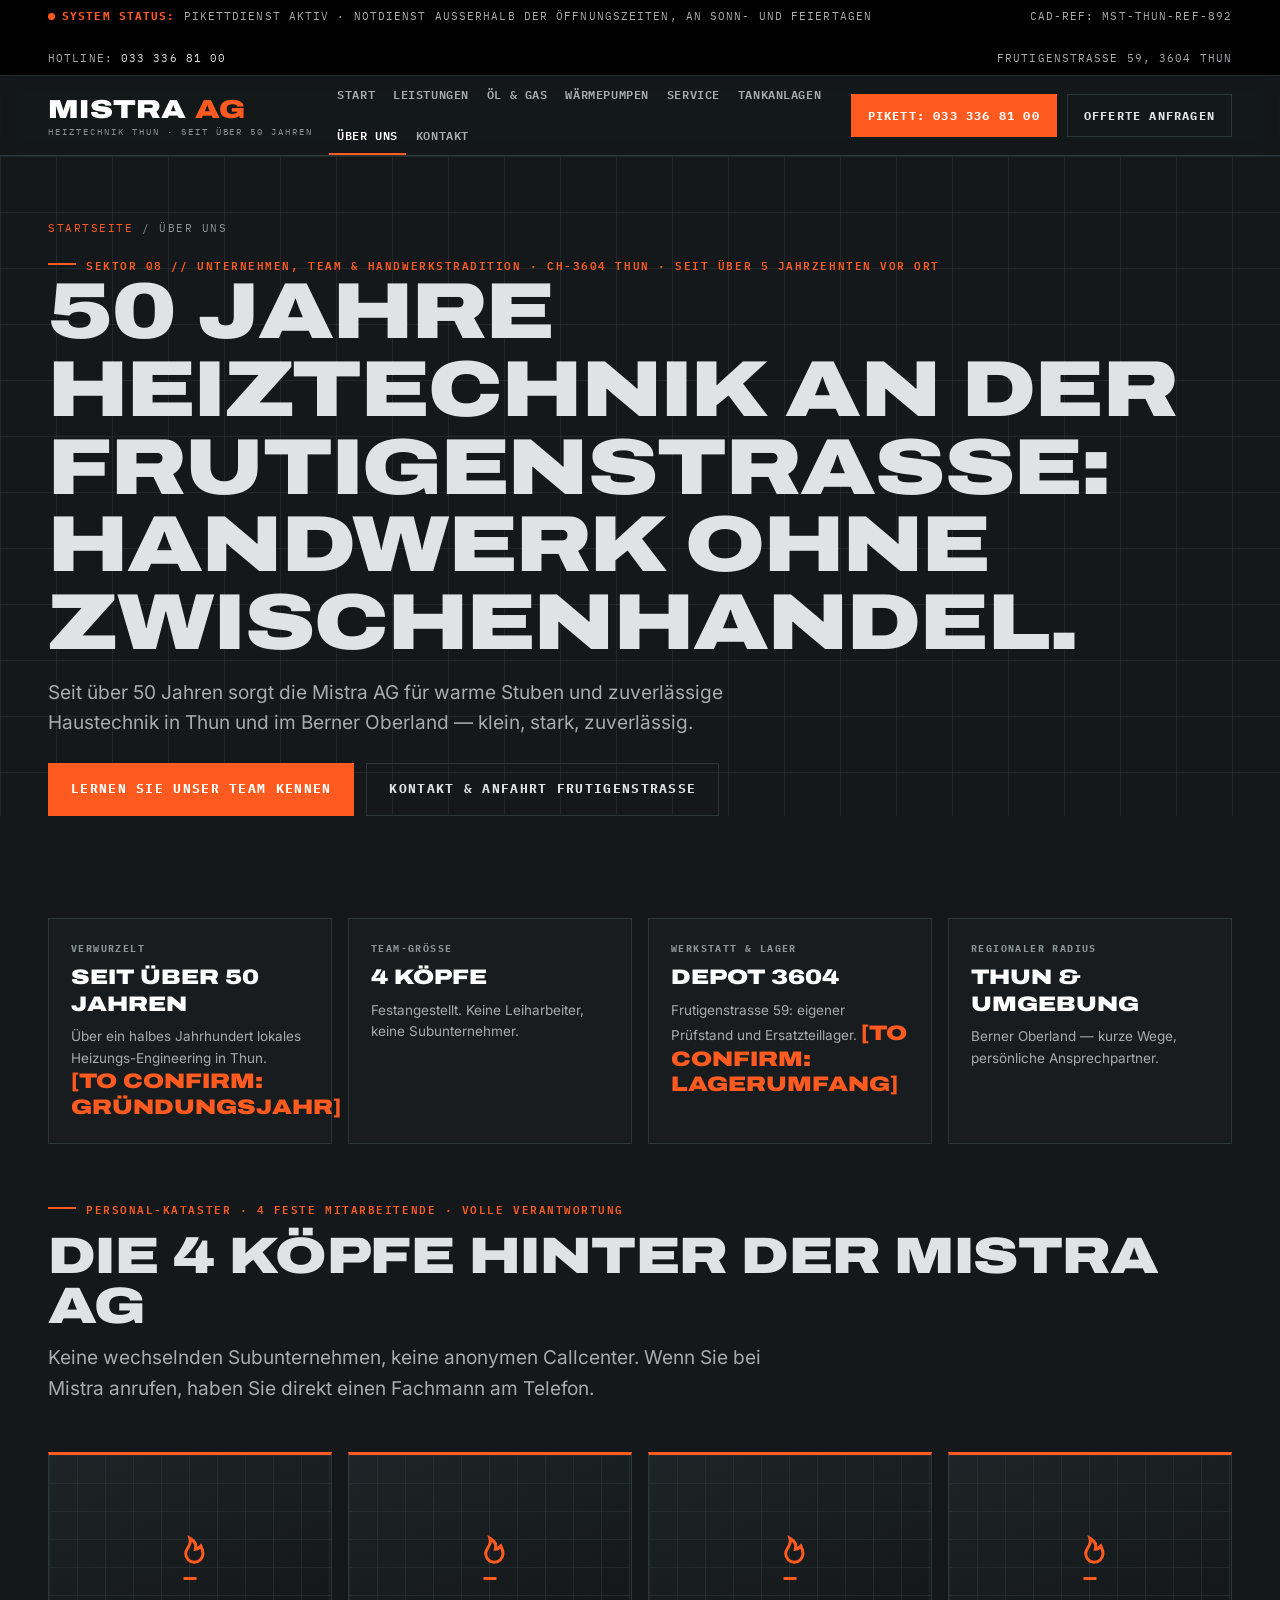
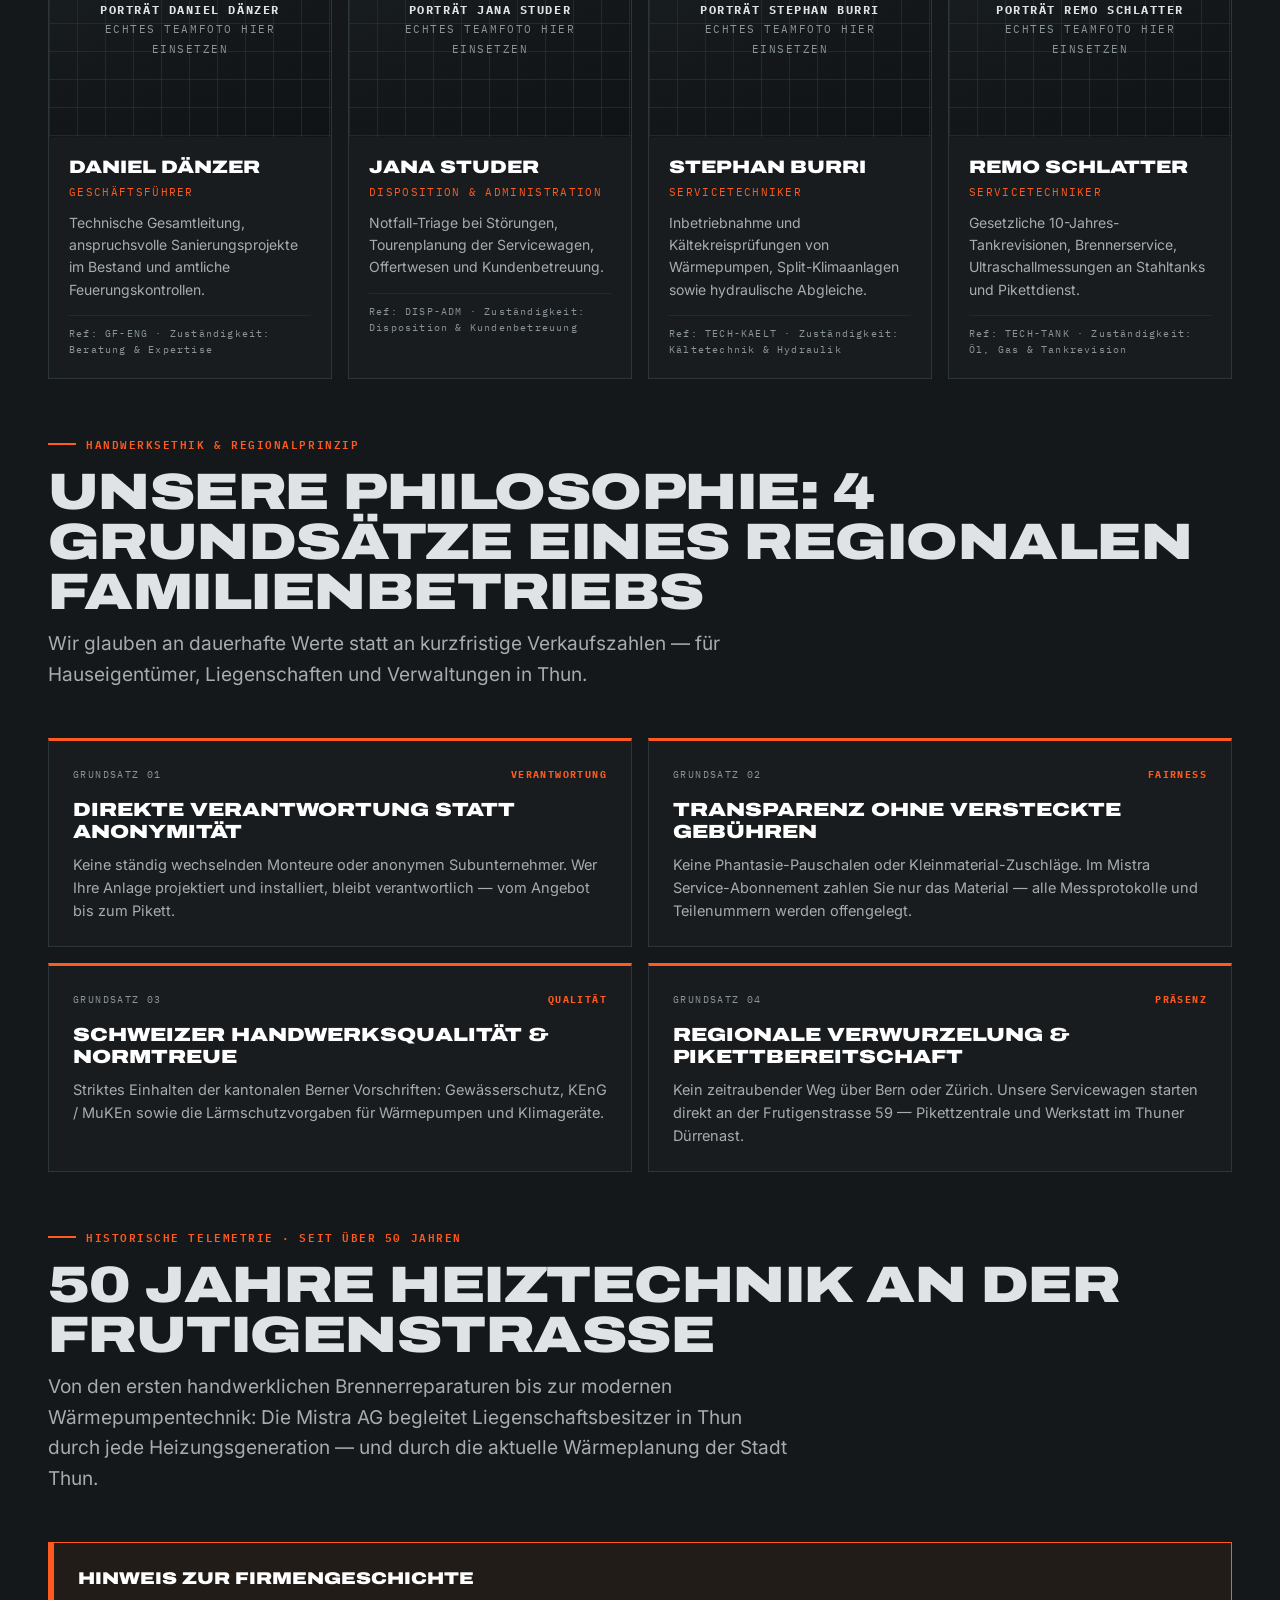
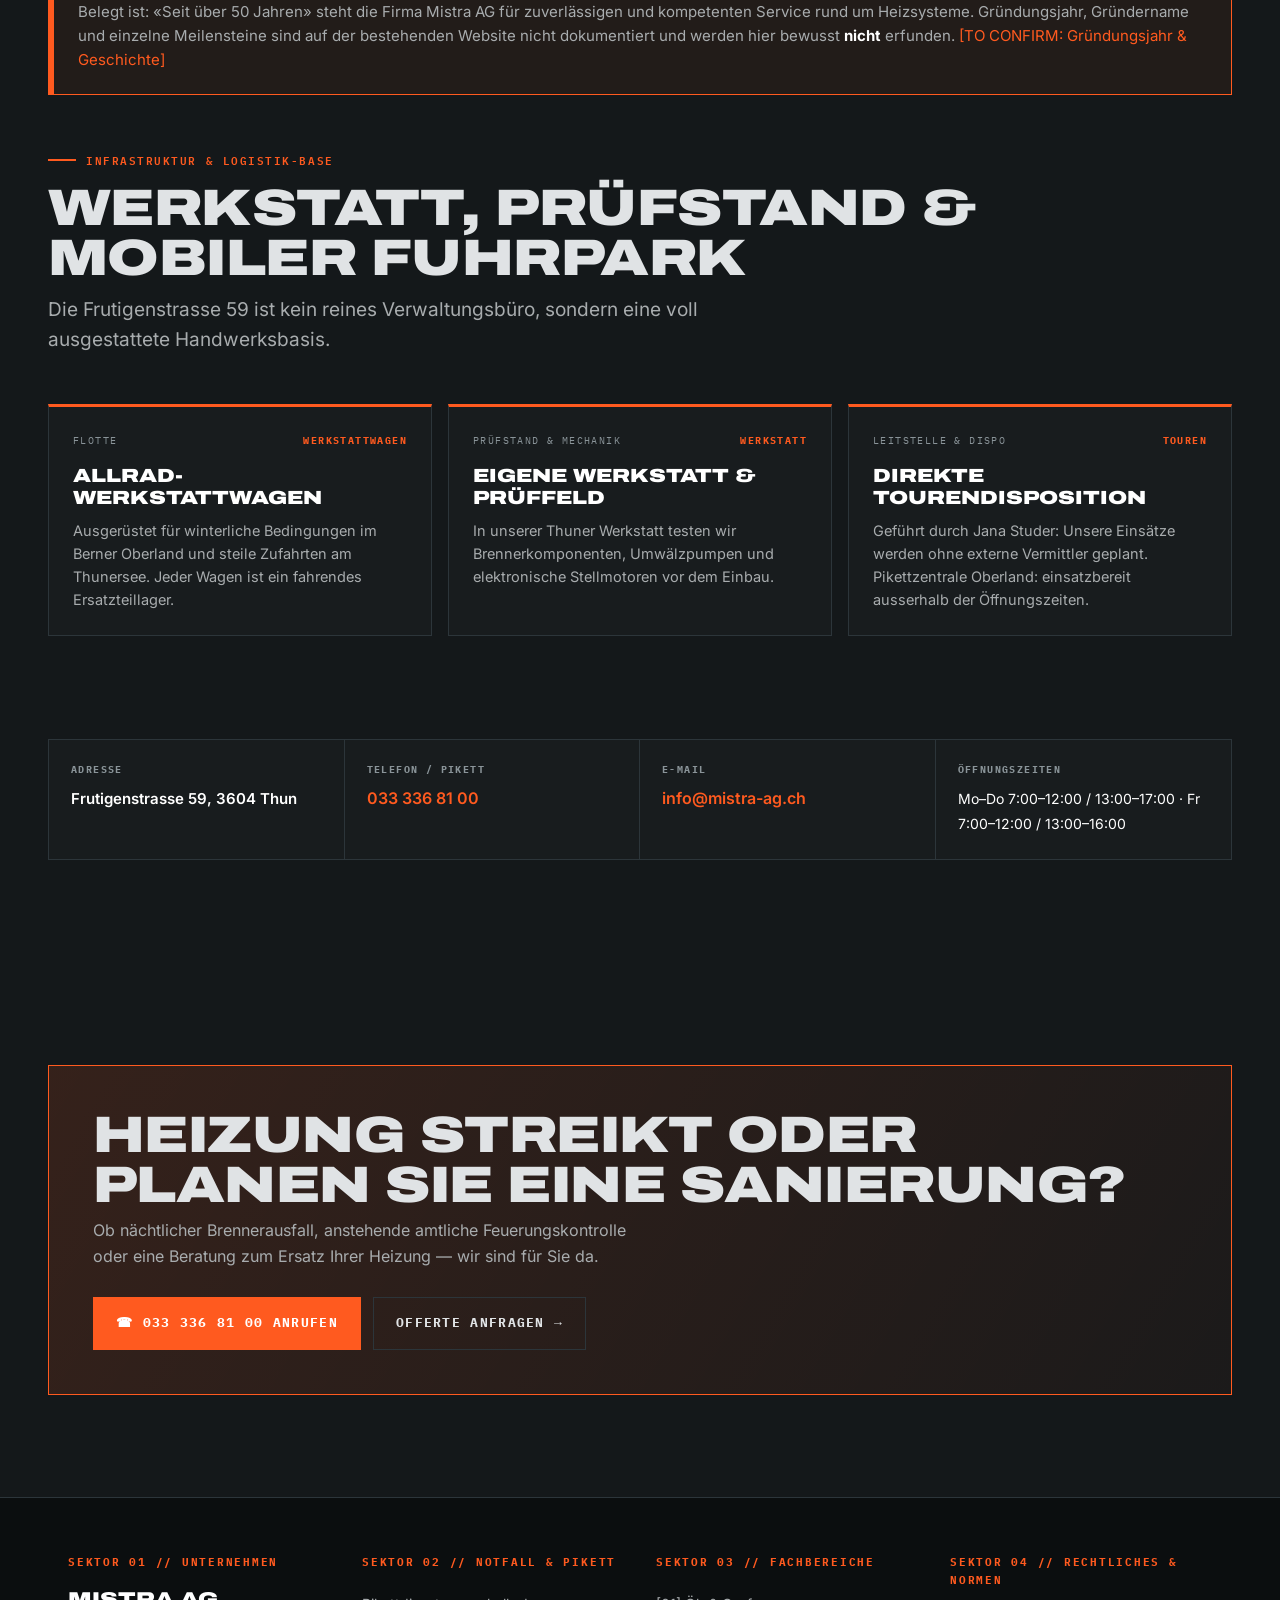
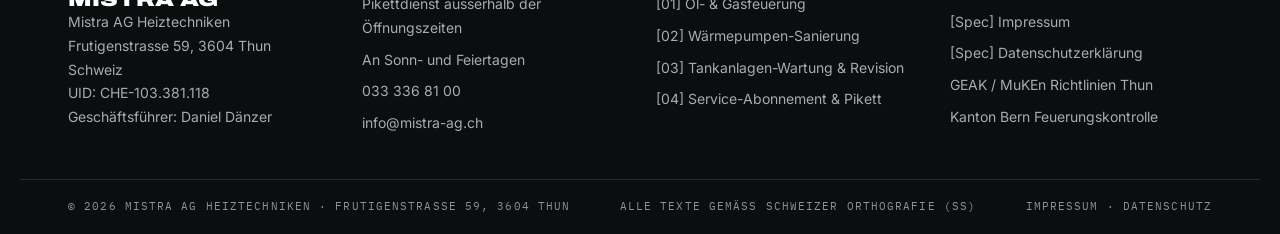
<file: ueber-uns.html>
<!DOCTYPE html>
<html lang="de-CH">
<head>
<meta charset="UTF-8">
<meta name="viewport" content="width=device-width, initial-scale=1.0">
<title>Über uns & Team — Mistra AG Heiztechniken Thun</title>
<meta name="description" content="Seit über 50 Jahren Heiztechnik in Thun: Daniel Dänzer, Stephan Burri, Remo Schlatter und Jana Studer. Familienbetrieb, vier Personen, ein Versprechen.">
<meta name="robots" content="noindex, nofollow">
<link rel="stylesheet" href="assets/css/main.css">
</head>
<body>
<div class="statusbar">
  <span><span class="dot"></span><b>System Status:</b> Pikettdienst aktiv &middot; Notdienst ausserhalb der &Ouml;ffnungszeiten, an Sonn- und Feiertagen</span>
  <span>CAD-Ref: MST-Thun-Ref-892</span>
  <span>Hotline: <a href="tel:0333368100">033 336 81 00</a></span>
  <span>Frutigenstrasse 59, 3604 Thun</span>
</div>
<header class="site-header">
  <div class="header-inner">
    <a class="logo" href="index.html" aria-label="Mistra AG Heiztechniken — Startseite">
      <span class="logo-name">Mistra <em>AG</em></span>
      <span class="logo-sub">Heiztechnik Thun &middot; Seit &uuml;ber 50 Jahren</span>
    </a>
    <button class="nav-toggle" type="button" aria-expanded="false" aria-controls="main-nav">Men&uuml; &#9776;</button>
    <nav class="main-nav" id="main-nav" aria-label="Hauptnavigation">
      <a href="index.html" title="Startseite">Start</a>
      <a href="leistungen.html" title="Leistungen">Leistungen</a>
      <a href="oel-gas.html" title="Öl- & Gasheizungen">Öl & Gas</a>
      <a href="waermepumpen.html" title="Wärmepumpen">Wärmepumpen</a>
      <a href="service-wartung.html" title="Service & Wartung">Service</a>
      <a href="tankanlagen-klima.html" title="Tankanlagen & Klima">Tankanlagen</a>
      <a href="ueber-uns.html" title="Über uns" aria-current="page">Über uns</a>
      <a href="kontakt.html" title="Kontakt">Kontakt</a>
    </nav>
    <div class="header-cta">
      <a class="btn" href="tel:0333368100">Pikett: 033 336 81 00</a>
      <a class="btn btn--ghost" href="anfrage.html">Offerte anfragen</a>
    </div>
  </div>
</header>
<main>

<section class="page-head blueprint"><div class="wrap">
  <p class="crumbs"><a href="index.html">Startseite</a> / &Uuml;ber uns</p>
  <p class="eyebrow">Sektor 08 // Unternehmen, Team &amp; Handwerkstradition &middot; CH-3604 Thun &middot; Seit &uuml;ber 5 Jahrzehnten vor Ort</p>
  <h1 class="display">50 Jahre Heiztechnik an der Frutigenstrasse: Handwerk ohne Zwischenhandel.</h1>
  <p class="lede" style="margin-top:16px">Seit &uuml;ber 50 Jahren sorgt die Mistra AG f&uuml;r warme Stuben und zuverl&auml;ssige Haustechnik in Thun und im Berner Oberland &mdash; klein, stark, zuverl&auml;ssig.</p>
  <div class="hero-actions" style="margin-top:24px">
    <a class="btn" href="#team">Lernen Sie unser Team kennen</a>
    <a class="btn btn--ghost" href="kontakt.html">Kontakt &amp; Anfahrt Frutigenstrasse</a>
  </div>
</div></section>

<section class="section"><div class="wrap">
  <div class="kpi-strip">
    <div class="kpi reveal"><b>Verwurzelt</b><span>Seit &uuml;ber 50 Jahren</span><p>&Uuml;ber ein halbes Jahrhundert lokales Heizungs-Engineering in Thun. <span style="color:var(--ember)">[TO CONFIRM: Gr&uuml;ndungsjahr]</span></p></div>
    <div class="kpi reveal"><b>Team-Gr&ouml;sse</b><span>4 K&ouml;pfe</span><p>Festangestellt. Keine Leiharbeiter, keine Subunternehmer.</p></div>
    <div class="kpi reveal"><b>Werkstatt &amp; Lager</b><span>Depot 3604</span><p>Frutigenstrasse 59: eigener Pr&uuml;fstand und Ersatzteillager. <span style="color:var(--ember)">[TO CONFIRM: Lagerumfang]</span></p></div>
    <div class="kpi reveal"><b>Regionaler Radius</b><span>Thun &amp; Umgebung</span><p>Berner Oberland &mdash; kurze Wege, pers&ouml;nliche Ansprechpartner.</p></div>
  </div>

  <div class="section-head reveal" style="margin-top:56px" id="team">
    <p class="eyebrow">Personal-Kataster &middot; 4 feste Mitarbeitende &middot; Volle Verantwortung</p>
    <h2 class="display">Die 4 K&ouml;pfe hinter der Mistra AG</h2>
    <p class="lede">Keine wechselnden Subunternehmen, keine anonymen Callcenter. Wenn Sie bei Mistra anrufen, haben Sie direkt einen Fachmann am Telefon.</p>
  </div>
  <div class="team-grid">
    <article class="team-card reveal"><div class="ph " role="img" aria-label="Foto-Platzhalter: Portr&auml;t Daniel D&auml;nzer">
  <svg class="ph-icon" width="52" height="52" viewBox="0 0 24 24" fill="none" stroke="currentColor" stroke-width="1.4" aria-hidden="true"><path d="M12 2.5c1 3-2 4.5-2 7a4 4 0 0 0 8 0c0-1.5-.5-2.5-1-3.5-.8 1-1.5 1.5-2.5 1.5.5-1.5 0-3.5-2.5-5z"/><path d="M9 21h6"/></svg>
  <div class="ph-label"><b>Portr&auml;t Daniel D&auml;nzer</b>Echtes Teamfoto hier einsetzen</div>
</div><div class="team-body"><h3>Daniel D&auml;nzer</h3><p class="role">Gesch&auml;ftsf&uuml;hrer</p><p>Technische Gesamtleitung, anspruchsvolle Sanierungsprojekte im Bestand und amtliche Feuerungskontrollen.</p><p class="team-id">Ref: GF-ENG &middot; Zust&auml;ndigkeit: Beratung &amp; Expertise</p></div></article>
    <article class="team-card reveal"><div class="ph " role="img" aria-label="Foto-Platzhalter: Portr&auml;t Jana Studer">
  <svg class="ph-icon" width="52" height="52" viewBox="0 0 24 24" fill="none" stroke="currentColor" stroke-width="1.4" aria-hidden="true"><path d="M12 2.5c1 3-2 4.5-2 7a4 4 0 0 0 8 0c0-1.5-.5-2.5-1-3.5-.8 1-1.5 1.5-2.5 1.5.5-1.5 0-3.5-2.5-5z"/><path d="M9 21h6"/></svg>
  <div class="ph-label"><b>Portr&auml;t Jana Studer</b>Echtes Teamfoto hier einsetzen</div>
</div><div class="team-body"><h3>Jana Studer</h3><p class="role">Disposition &amp; Administration</p><p>Notfall-Triage bei St&ouml;rungen, Tourenplanung der Servicewagen, Offertwesen und Kundenbetreuung.</p><p class="team-id">Ref: DISP-ADM &middot; Zust&auml;ndigkeit: Disposition &amp; Kundenbetreuung</p></div></article>
    <article class="team-card reveal"><div class="ph " role="img" aria-label="Foto-Platzhalter: Portr&auml;t Stephan Burri">
  <svg class="ph-icon" width="52" height="52" viewBox="0 0 24 24" fill="none" stroke="currentColor" stroke-width="1.4" aria-hidden="true"><path d="M12 2.5c1 3-2 4.5-2 7a4 4 0 0 0 8 0c0-1.5-.5-2.5-1-3.5-.8 1-1.5 1.5-2.5 1.5.5-1.5 0-3.5-2.5-5z"/><path d="M9 21h6"/></svg>
  <div class="ph-label"><b>Portr&auml;t Stephan Burri</b>Echtes Teamfoto hier einsetzen</div>
</div><div class="team-body"><h3>Stephan Burri</h3><p class="role">Servicetechniker</p><p>Inbetriebnahme und K&auml;ltekreispr&uuml;fungen von W&auml;rmepumpen, Split-Klimaanlagen sowie hydraulische Abgleiche.</p><p class="team-id">Ref: TECH-KAELT &middot; Zust&auml;ndigkeit: K&auml;ltetechnik &amp; Hydraulik</p></div></article>
    <article class="team-card reveal"><div class="ph " role="img" aria-label="Foto-Platzhalter: Portr&auml;t Remo Schlatter">
  <svg class="ph-icon" width="52" height="52" viewBox="0 0 24 24" fill="none" stroke="currentColor" stroke-width="1.4" aria-hidden="true"><path d="M12 2.5c1 3-2 4.5-2 7a4 4 0 0 0 8 0c0-1.5-.5-2.5-1-3.5-.8 1-1.5 1.5-2.5 1.5.5-1.5 0-3.5-2.5-5z"/><path d="M9 21h6"/></svg>
  <div class="ph-label"><b>Portr&auml;t Remo Schlatter</b>Echtes Teamfoto hier einsetzen</div>
</div><div class="team-body"><h3>Remo Schlatter</h3><p class="role">Servicetechniker</p><p>Gesetzliche 10-Jahres-Tankrevisionen, Brennerservice, Ultraschallmessungen an Stahltanks und Pikettdienst.</p><p class="team-id">Ref: TECH-TANK &middot; Zust&auml;ndigkeit: &Ouml;l, Gas &amp; Tankrevision</p></div></article>
  </div>

  <div class="section-head reveal" style="margin-top:56px">
    <p class="eyebrow">Handwerksethik &amp; Regionalprinzip</p>
    <h2 class="display">Unsere Philosophie: 4 Grunds&auml;tze eines regionalen Familienbetriebs</h2>
    <p class="lede">Wir glauben an dauerhafte Werte statt an kurzfristige Verkaufszahlen &mdash; f&uuml;r Hauseigent&uuml;mer, Liegenschaften und Verwaltungen in Thun.</p>
  </div>
  <div class="plate-grid plate-grid--2">
    <article class="plate reveal"><div class="plate-ref"><span>Grundsatz 01</span><b>Verantwortung</b></div>
      <h3>Direkte Verantwortung statt Anonymit&auml;t</h3><p>Keine st&auml;ndig wechselnden Monteure oder anonymen Subunternehmer. Wer Ihre Anlage projektiert und installiert, bleibt verantwortlich &mdash; vom Angebot bis zum Pikett.</p></article>
    <article class="plate reveal"><div class="plate-ref"><span>Grundsatz 02</span><b>Fairness</b></div>
      <h3>Transparenz ohne versteckte Geb&uuml;hren</h3><p>Keine Phantasie-Pauschalen oder Kleinmaterial-Zuschl&auml;ge. Im Mistra Service-Abonnement zahlen Sie nur das Material &mdash; alle Messprotokolle und Teilenummern werden offengelegt.</p></article>
    <article class="plate reveal"><div class="plate-ref"><span>Grundsatz 03</span><b>Qualit&auml;t</b></div>
      <h3>Schweizer Handwerksqualit&auml;t &amp; Normtreue</h3><p>Striktes Einhalten der kantonalen Berner Vorschriften: Gew&auml;sserschutz, KEnG / MuKEn sowie die L&auml;rmschutzvorgaben f&uuml;r W&auml;rmepumpen und Klimager&auml;te.</p></article>
    <article class="plate reveal"><div class="plate-ref"><span>Grundsatz 04</span><b>Pr&auml;senz</b></div>
      <h3>Regionale Verwurzelung &amp; Pikettbereitschaft</h3><p>Kein zeitraubender Weg &uuml;ber Bern oder Z&uuml;rich. Unsere Servicewagen starten direkt an der Frutigenstrasse 59 &mdash; Pikettzentrale und Werkstatt im Thuner D&uuml;rrenast.</p></article>
  </div>

  <div class="section-head reveal" style="margin-top:56px">
    <p class="eyebrow">Historische Telemetrie &middot; Seit &uuml;ber 50 Jahren</p>
    <h2 class="display">50 Jahre Heiztechnik an der Frutigenstrasse</h2>
    <p class="lede">Von den ersten handwerklichen Brennerreparaturen bis zur modernen W&auml;rmepumpentechnik: Die Mistra AG begleitet Liegenschaftsbesitzer in Thun durch jede Heizungsgeneration &mdash; und durch die aktuelle W&auml;rmeplanung der Stadt Thun.</p>
  </div>
  <div class="warn-box reveal">
    <h3>Hinweis zur Firmengeschichte</h3>
    <p>Belegt ist: &laquo;Seit &uuml;ber 50 Jahren&raquo; steht die Firma Mistra AG f&uuml;r zuverl&auml;ssigen und kompetenten Service rund um Heizsysteme. Gr&uuml;ndungsjahr, Gr&uuml;ndername und einzelne Meilensteine sind auf der bestehenden Website nicht dokumentiert und werden hier bewusst <b>nicht</b> erfunden. <span style="color:var(--ember)">[TO CONFIRM: Gr&uuml;ndungsjahr &amp; Geschichte]</span></p>
  </div>

  <div class="section-head reveal" style="margin-top:56px">
    <p class="eyebrow">Infrastruktur &amp; Logistik-Base</p>
    <h2 class="display">Werkstatt, Pr&uuml;fstand &amp; mobiler Fuhrpark</h2>
    <p class="lede">Die Frutigenstrasse 59 ist kein reines Verwaltungsb&uuml;ro, sondern eine voll ausgestattete Handwerksbasis.</p>
  </div>
  <div class="plate-grid plate-grid--3">
    <article class="plate reveal"><div class="plate-ref"><span>Flotte</span><b>Werkstattwagen</b></div>
      <h3>Allrad-Werkstattwagen</h3><p>Ausger&uuml;stet f&uuml;r winterliche Bedingungen im Berner Oberland und steile Zufahrten am Thunersee. Jeder Wagen ist ein fahrendes Ersatzteillager.</p></article>
    <article class="plate reveal"><div class="plate-ref"><span>Pr&uuml;fstand &amp; Mechanik</span><b>Werkstatt</b></div>
      <h3>Eigene Werkstatt &amp; Pr&uuml;ffeld</h3><p>In unserer Thuner Werkstatt testen wir Brennerkomponenten, Umw&auml;lzpumpen und elektronische Stellmotoren vor dem Einbau.</p></article>
    <article class="plate reveal"><div class="plate-ref"><span>Leitstelle &amp; Dispo</span><b>Touren</b></div>
      <h3>Direkte Tourendisposition</h3><p>Gef&uuml;hrt durch Jana Studer: Unsere Eins&auml;tze werden ohne externe Vermittler geplant. Pikettzentrale Oberland: einsatzbereit ausserhalb der &Ouml;ffnungszeiten.</p></article>
  </div>
</div></section>
<section class="section" style="padding-top:0"><div class="wrap"><div class="contact-strip reveal">
  <div><b>Adresse</b><span>Frutigenstrasse 59, 3604 Thun</span></div>
  <div><b>Telefon / Pikett</b><a href="tel:0333368100">033 336 81 00</a></div>
  <div><b>E-Mail</b><a href="mailto:info@mistra-ag.ch">info@mistra-ag.ch</a></div>
  <div><b>&Ouml;ffnungszeiten</b><span style="font-size:14px;font-weight:400">Mo–Do 7:00–12:00 / 13:00–17:00 · Fr 7:00–12:00 / 13:00–16:00</span></div>
</div></div></section>
<section class="section"><div class="wrap"><div class="cta-band reveal">
  <div><h2 class="display">Heizung streikt oder planen Sie eine Sanierung?</h2><p>Ob n&auml;chtlicher Brennerausfall, anstehende amtliche Feuerungskontrolle oder eine Beratung zum Ersatz Ihrer Heizung &mdash; wir sind f&uuml;r Sie da.</p></div>
  <div class="hero-actions">
    <a class="btn" href="tel:0333368100">&#9742; 033 336 81 00 anrufen</a>
    <a class="btn btn--ghost" href="anfrage.html">Offerte anfragen &rarr;</a>
  </div>
</div></div></section>

</main>
<footer class="site-footer">
  <div class="footer-grid">
    <div>
      <h4>Sektor 01 // Unternehmen</h4>
      <p class="foot-brand">Mistra AG</p>
      <p>Mistra AG Heiztechniken<br>Frutigenstrasse 59, 3604 Thun<br>Schweiz<br>UID: CHE-103.381.118<br>Gesch&auml;ftsf&uuml;hrer: Daniel D&auml;nzer</p>
    </div>
    <div>
      <h4>Sektor 02 // Notfall &amp; Pikett</h4>
      <ul>
        <li>Pikettdienst ausserhalb der &Ouml;ffnungszeiten</li>
        <li>An Sonn- und Feiertagen</li>
        <li><a href="tel:0333368100">033 336 81 00</a></li>
        <li><a href="mailto:info@mistra-ag.ch">info@mistra-ag.ch</a></li>
      </ul>
    </div>
    <div>
      <h4>Sektor 03 // Fachbereiche</h4>
      <ul>
        <li><a href="oel-gas.html">[01] &Ouml;l- &amp; Gasfeuerung</a></li>
        <li><a href="waermepumpen.html">[02] W&auml;rmepumpen-Sanierung</a></li>
        <li><a href="tankanlagen-klima.html">[03] Tankanlagen-Wartung &amp; Revision</a></li>
        <li><a href="service-wartung.html">[04] Service-Abonnement &amp; Pikett</a></li>
      </ul>
    </div>
    <div>
      <h4>Sektor 04 // Rechtliches &amp; Normen</h4>
      <ul>
        <li><a href="impressum.html">[Spec] Impressum</a></li>
        <li><a href="datenschutz.html">[Spec] Datenschutzerkl&auml;rung</a></li>
        <li>GEAK / MuKEn Richtlinien Thun</li>
        <li>Kanton Bern Feuerungskontrolle</li>
      </ul>
    </div>
  </div>
  <div class="footer-bottom">
    <span>&copy; 2026 Mistra AG Heiztechniken &middot; Frutigenstrasse 59, 3604 Thun</span>
    <span>Alle Texte gem&auml;ss Schweizer Orthografie (ss)</span>
    <span><a href="impressum.html">Impressum</a> &middot; <a href="datenschutz.html">Datenschutz</a></span>
  </div>
</footer>
<a class="sticky-pikett" href="tel:0333368100">&#9742; Pikettdienst anrufen &middot; 033 336 81 00</a>
<script src="assets/js/site.js"></script>
</body>
</html>
</file>
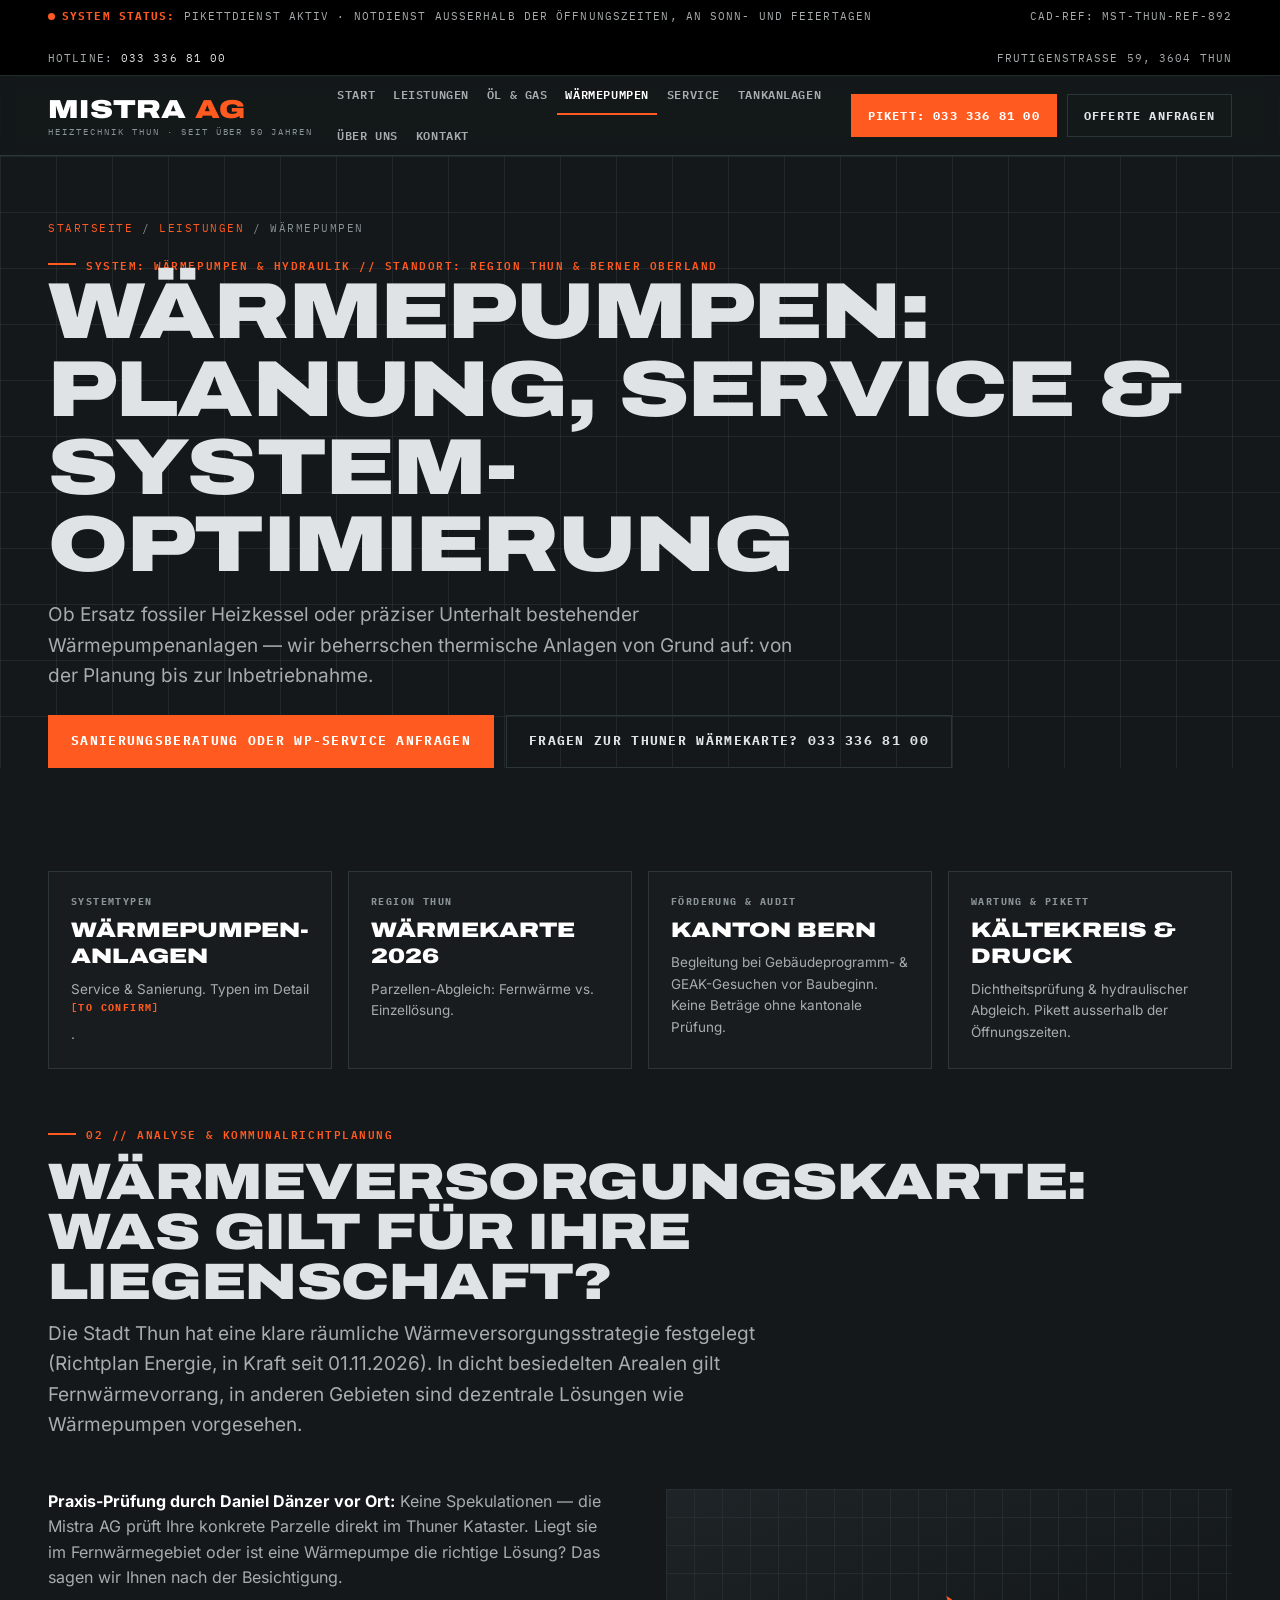
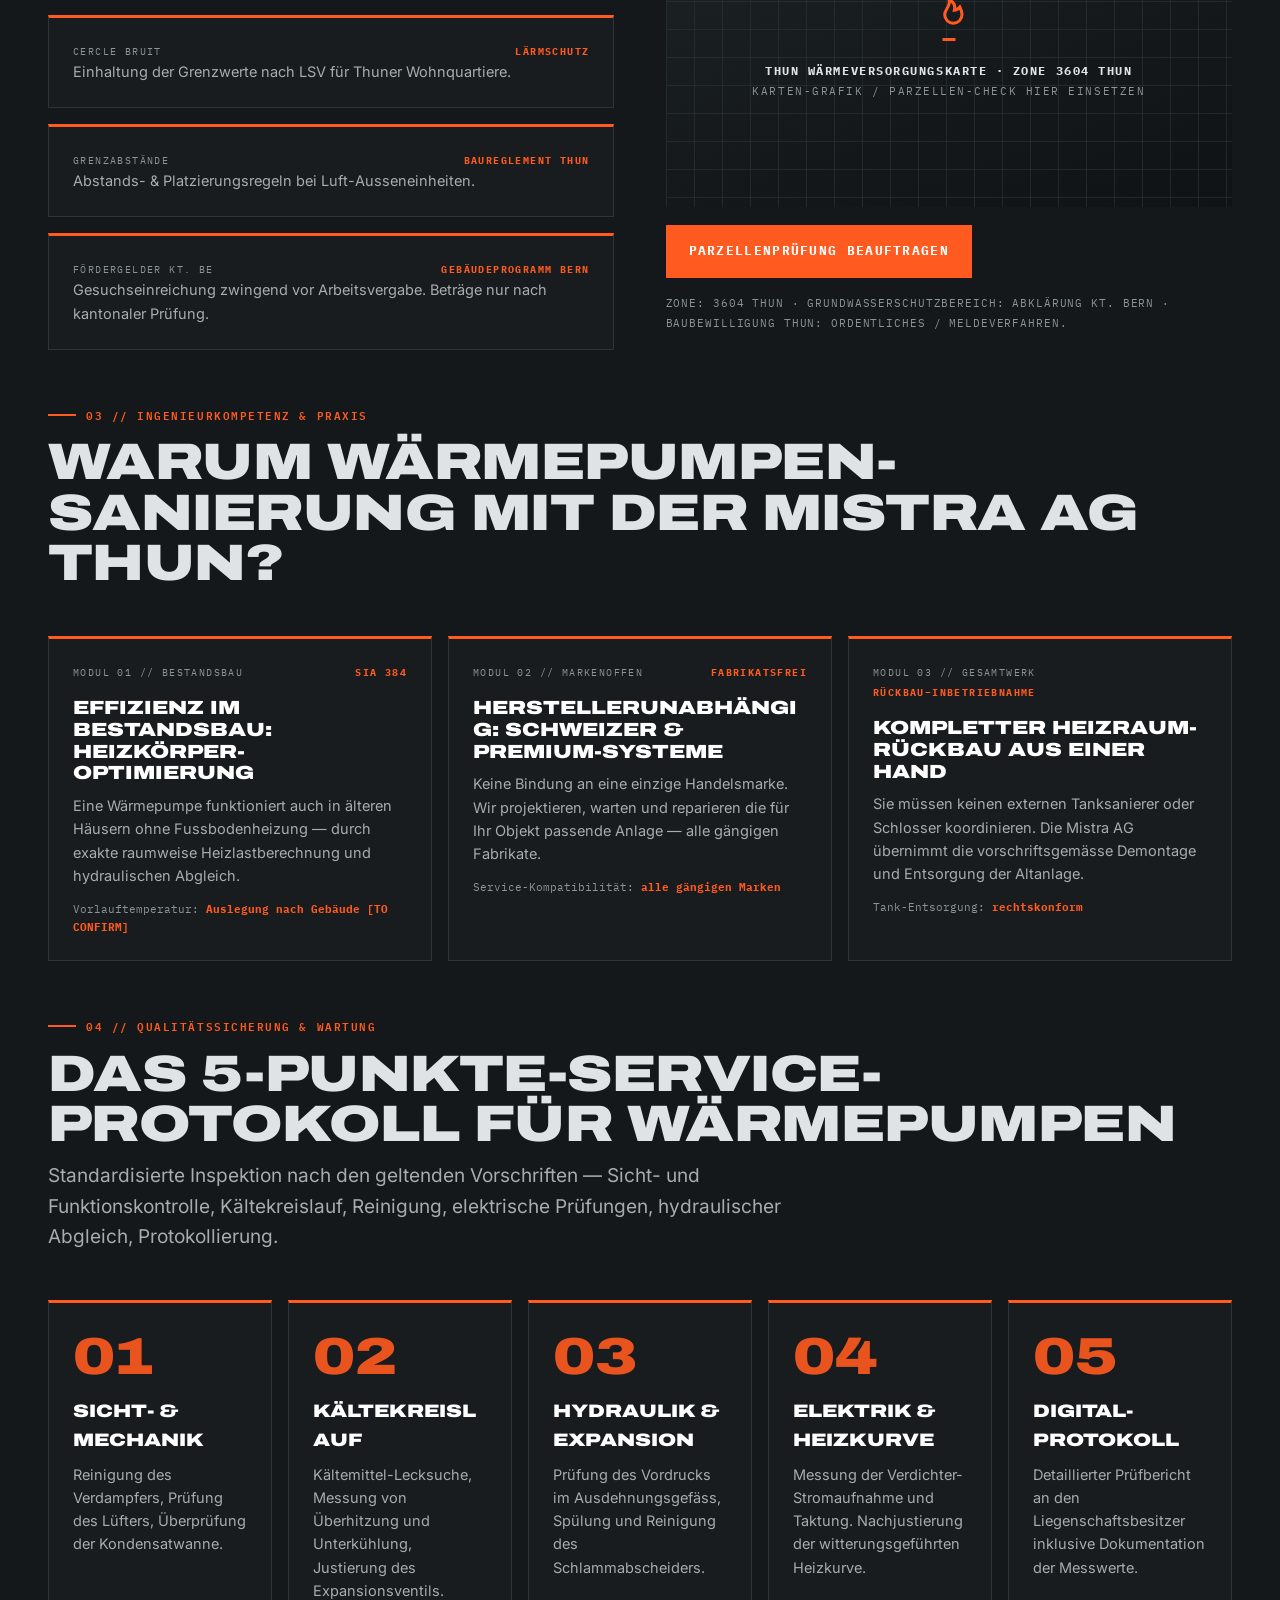
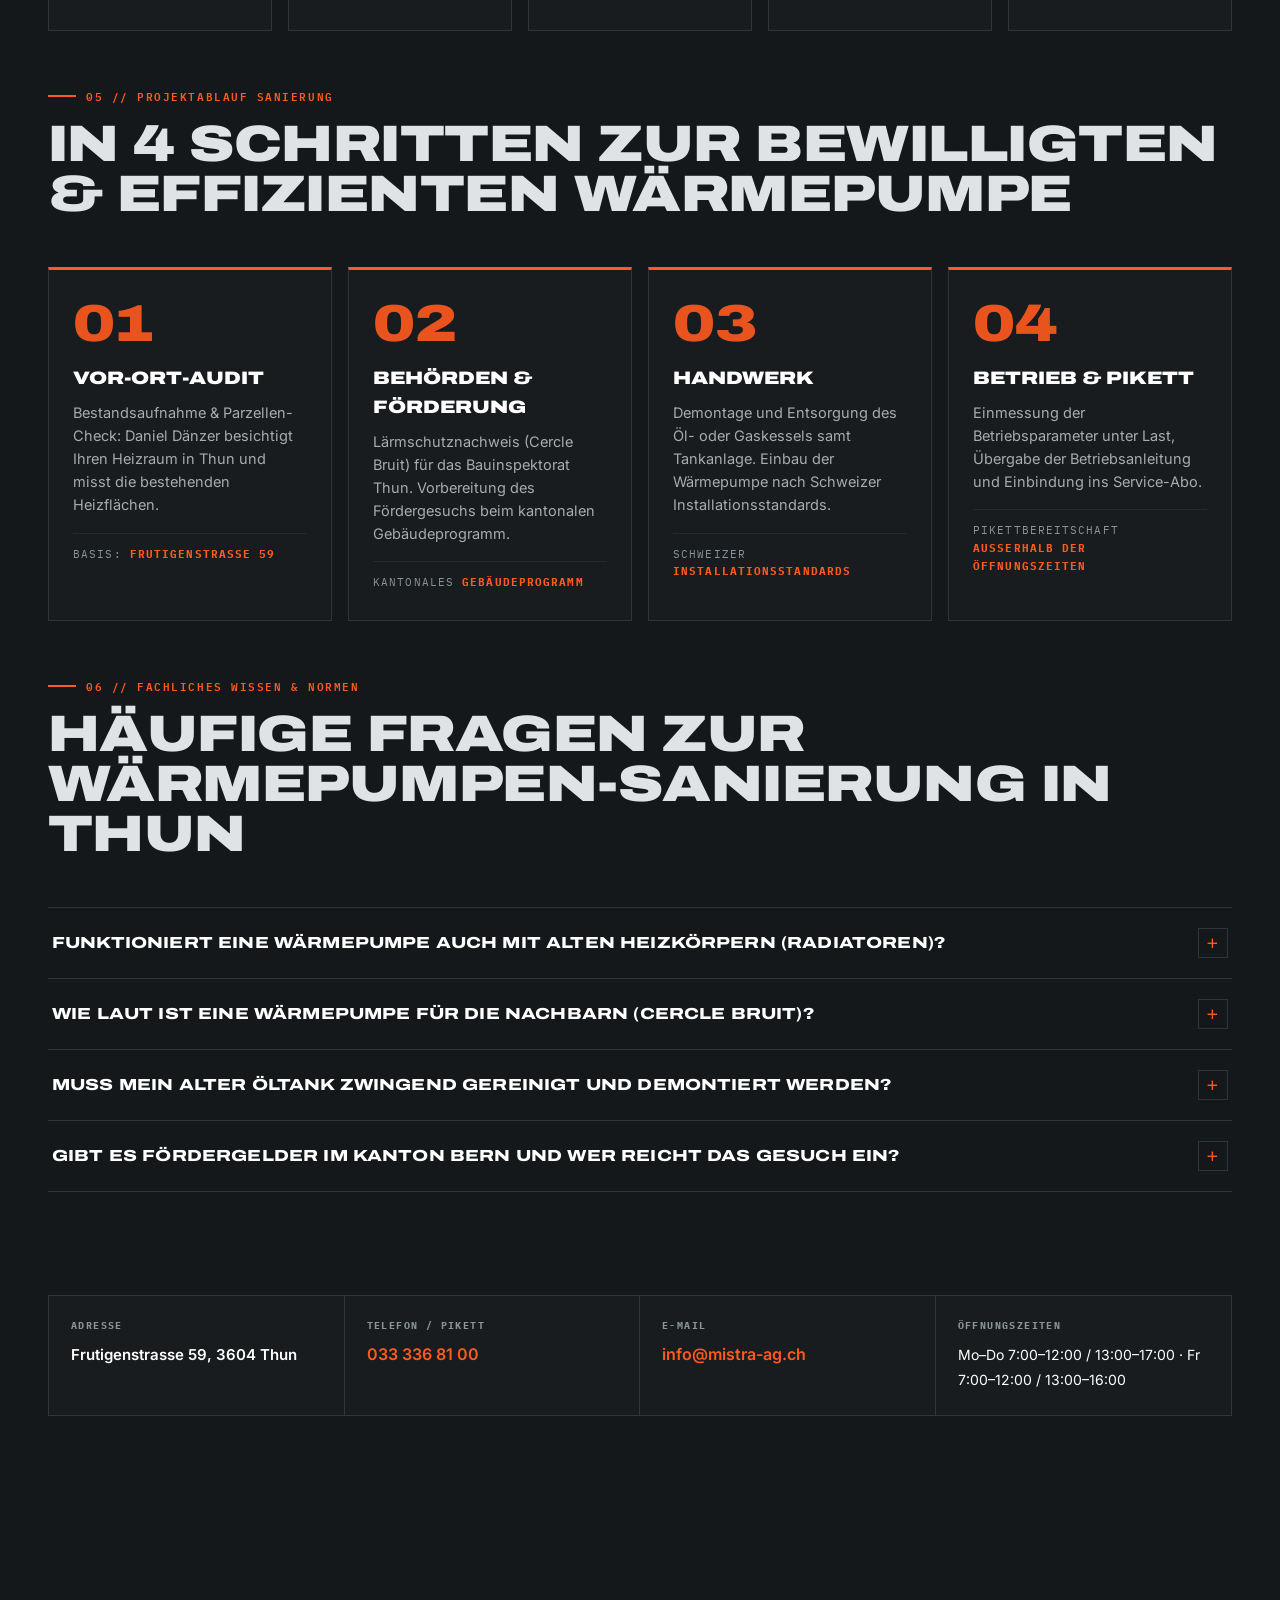
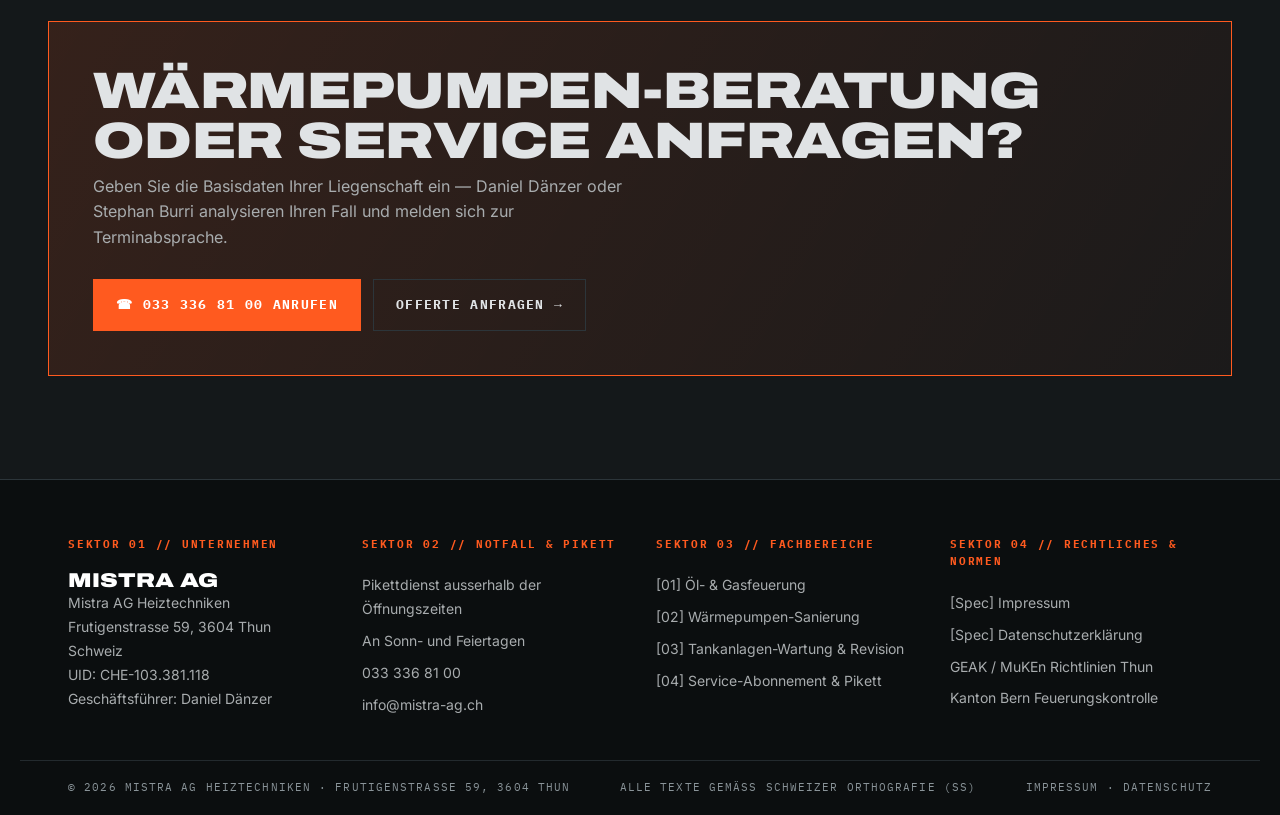
<file: waermepumpen.html>
<!DOCTYPE html>
<html lang="de-CH">
<head>
<meta charset="UTF-8">
<meta name="viewport" content="width=device-width, initial-scale=1.0">
<title>Wärmepumpen & Sanierung — Mistra AG Heiztechniken Thun</title>
<meta name="description" content="Wärmepumpen in Thun: Planung, Service und Sanierung nach der Thuner Wärmeversorgungskarte. Parzellen-Check, Lärmschutznachweis, Förderbegleitung Kanton Bern.">
<meta name="robots" content="noindex, nofollow">
<link rel="stylesheet" href="assets/css/main.css">
</head>
<body>
<div class="statusbar">
  <span><span class="dot"></span><b>System Status:</b> Pikettdienst aktiv &middot; Notdienst ausserhalb der &Ouml;ffnungszeiten, an Sonn- und Feiertagen</span>
  <span>CAD-Ref: MST-Thun-Ref-892</span>
  <span>Hotline: <a href="tel:0333368100">033 336 81 00</a></span>
  <span>Frutigenstrasse 59, 3604 Thun</span>
</div>
<header class="site-header">
  <div class="header-inner">
    <a class="logo" href="index.html" aria-label="Mistra AG Heiztechniken — Startseite">
      <span class="logo-name">Mistra <em>AG</em></span>
      <span class="logo-sub">Heiztechnik Thun &middot; Seit &uuml;ber 50 Jahren</span>
    </a>
    <button class="nav-toggle" type="button" aria-expanded="false" aria-controls="main-nav">Men&uuml; &#9776;</button>
    <nav class="main-nav" id="main-nav" aria-label="Hauptnavigation">
      <a href="index.html" title="Startseite">Start</a>
      <a href="leistungen.html" title="Leistungen">Leistungen</a>
      <a href="oel-gas.html" title="Öl- & Gasheizungen">Öl & Gas</a>
      <a href="waermepumpen.html" title="Wärmepumpen" aria-current="page">Wärmepumpen</a>
      <a href="service-wartung.html" title="Service & Wartung">Service</a>
      <a href="tankanlagen-klima.html" title="Tankanlagen & Klima">Tankanlagen</a>
      <a href="ueber-uns.html" title="Über uns">Über uns</a>
      <a href="kontakt.html" title="Kontakt">Kontakt</a>
    </nav>
    <div class="header-cta">
      <a class="btn" href="tel:0333368100">Pikett: 033 336 81 00</a>
      <a class="btn btn--ghost" href="anfrage.html">Offerte anfragen</a>
    </div>
  </div>
</header>
<main>

<section class="page-head blueprint"><div class="wrap">
  <p class="crumbs"><a href="index.html">Startseite</a> / <a href="leistungen.html">Leistungen</a> / W&auml;rmepumpen</p>
  <p class="eyebrow">System: W&auml;rmepumpen &amp; Hydraulik // Standort: Region Thun &amp; Berner Oberland</p>
  <h1 class="display">W&auml;rmepumpen: Planung, Service &amp; System-Optimierung</h1>
  <p class="lede" style="margin-top:16px">Ob Ersatz fossiler Heizkessel oder pr&auml;ziser Unterhalt bestehender W&auml;rmepumpenanlagen &mdash; wir beherrschen thermische Anlagen von Grund auf: von der Planung bis zur Inbetriebnahme.</p>
  <div class="hero-actions" style="margin-top:24px">
    <a class="btn" href="anfrage.html">Sanierungsberatung oder WP-Service anfragen</a>
    <a class="btn btn--ghost" href="tel:0333368100">Fragen zur Thuner W&auml;rmekarte? 033 336 81 00</a>
  </div>
</div></section>

<section class="section"><div class="wrap">
  <div class="kpi-strip">
    <div class="kpi reveal"><b>Systemtypen</b><span>W&auml;rmepumpen&shy;anlagen</span><p>Service &amp; Sanierung. Typen im Detail <b style="color:var(--ember)">[TO CONFIRM]</b>.</p></div>
    <div class="kpi reveal"><b>Region Thun</b><span>W&auml;rmekarte 2026</span><p>Parzellen-Abgleich: Fernw&auml;rme vs. Einzell&ouml;sung.</p></div>
    <div class="kpi reveal"><b>F&ouml;rderung &amp; Audit</b><span>Kanton Bern</span><p>Begleitung bei Geb&auml;udeprogramm- &amp; GEAK-Gesuchen vor Baubeginn. Keine Betr&auml;ge ohne kantonale Pr&uuml;fung.</p></div>
    <div class="kpi reveal"><b>Wartung &amp; Pikett</b><span>K&auml;ltekreis &amp; Druck</span><p>Dichtheitspr&uuml;fung &amp; hydraulischer Abgleich. Pikett ausserhalb der &Ouml;ffnungszeiten.</p></div>
  </div>

  <div class="section-head reveal" style="margin-top:56px">
    <p class="eyebrow">02 // Analyse &amp; Kommunal&shy;richtplanung</p>
    <h2 class="display">W&auml;rmeversorgungskarte: Was gilt f&uuml;r Ihre Liegenschaft?</h2>
    <p class="lede">Die Stadt Thun hat eine klare r&auml;umliche W&auml;rmeversorgungsstrategie festgelegt (Richtplan Energie, in Kraft seit 01.11.2026). In dicht besiedelten Arealen gilt Fernw&auml;rmevorrang, in anderen Gebieten sind dezentrale L&ouml;sungen wie W&auml;rmepumpen vorgesehen.</p>
  </div>
  <div class="two-col">
    <div class="reveal">
      <p style="color:var(--text-dim);font-size:16px;max-width:56ch"><b style="color:#fff">Praxis-Pr&uuml;fung durch Daniel D&auml;nzer vor Ort:</b> Keine Spekulationen &mdash; die Mistra AG pr&uuml;ft Ihre konkrete Parzelle direkt im Thuner Kataster. Liegt sie im Fernw&auml;rmegebiet oder ist eine W&auml;rmepumpe die richtige L&ouml;sung? Das sagen wir Ihnen nach der Besichtigung.</p>
      <div class="plate-grid" style="grid-template-columns:1fr;margin-top:24px">
        <div class="plate"><div class="plate-ref"><span>Cercle Bruit</span><b>L&auml;rmschutz</b></div><p>Einhaltung der Grenzwerte nach LSV f&uuml;r Thuner Wohnquartiere.</p></div>
        <div class="plate"><div class="plate-ref"><span>Grenzabst&auml;nde</span><b>Baureglement Thun</b></div><p>Abstands- &amp; Platzierungsregeln bei Luft-Ausseneinheiten.</p></div>
        <div class="plate"><div class="plate-ref"><span>F&ouml;rdergelder Kt. BE</span><b>Geb&auml;udeprogramm Bern</b></div><p>Gesuchseinreichung zwingend vor Arbeitsvergabe. Betr&auml;ge nur nach kantonaler Pr&uuml;fung.</p></div>
      </div>
    </div>
    <div class="reveal">
      <div class="ph ph--wide" role="img" aria-label="Foto-Platzhalter: Thun W&auml;rmeversorgungskarte &middot; Zone 3604 Thun">
  <svg class="ph-icon" width="52" height="52" viewBox="0 0 24 24" fill="none" stroke="currentColor" stroke-width="1.4" aria-hidden="true"><path d="M12 2.5c1 3-2 4.5-2 7a4 4 0 0 0 8 0c0-1.5-.5-2.5-1-3.5-.8 1-1.5 1.5-2.5 1.5.5-1.5 0-3.5-2.5-5z"/><path d="M9 21h6"/></svg>
  <div class="ph-label"><b>Thun W&auml;rmeversorgungskarte &middot; Zone 3604 Thun</b>Karten-Grafik / Parzellen-Check hier einsetzen</div>
</div>
      <div class="hero-actions" style="margin-top:18px"><a class="btn" href="anfrage.html">Parzellenpr&uuml;fung beauftragen</a></div>
      <p class="form-note">Zone: 3604 Thun &middot; Grundwasserschutzbereich: Abkl&auml;rung Kt. Bern &middot; Baubewilligung Thun: ordentliches / Meldeverfahren.</p>
    </div>
  </div>

  <div class="section-head reveal" style="margin-top:56px">
    <p class="eyebrow">03 // Ingenieurkompetenz &amp; Praxis</p>
    <h2 class="display">Warum W&auml;rmepumpen-Sanierung mit der Mistra AG Thun?</h2>
  </div>
  <div class="plate-grid plate-grid--3">
    <article class="plate reveal"><div class="plate-ref"><span>Modul 01 // Bestandsbau</span><b>SIA 384</b></div>
      <h3>Effizienz im Bestandsbau: Heizk&ouml;rper-Optimierung</h3>
      <p>Eine W&auml;rmepumpe funktioniert auch in &auml;lteren H&auml;usern ohne Fussbodenheizung &mdash; durch exakte raumweise Heizlastberechnung und hydraulischen Abgleich.</p>
      <p class="step-meta" style="font-family:var(--mono);font-size:11px;color:var(--steel);margin-top:14px">Vorlauftemperatur: <b style="color:var(--ember)">Auslegung nach Geb&auml;ude [TO CONFIRM]</b></p></article>
    <article class="plate reveal"><div class="plate-ref"><span>Modul 02 // Markenoffen</span><b>Fabrikatsfrei</b></div>
      <h3>Herstellerunabh&auml;ngig: Schweizer &amp; Premium-Systeme</h3>
      <p>Keine Bindung an eine einzige Handelsmarke. Wir projektieren, warten und reparieren die f&uuml;r Ihr Objekt passende Anlage &mdash; alle g&auml;ngigen Fabrikate.</p>
      <p class="step-meta" style="font-family:var(--mono);font-size:11px;color:var(--steel);margin-top:14px">Service-Kompatibilit&auml;t: <b style="color:var(--ember)">alle g&auml;ngigen Marken</b></p></article>
    <article class="plate reveal"><div class="plate-ref"><span>Modul 03 // Gesamtwerk</span><b>R&uuml;ckbau&ndash;Inbetriebnahme</b></div>
      <h3>Kompletter Heizraum-R&uuml;ckbau aus einer Hand</h3>
      <p>Sie m&uuml;ssen keinen externen Tanksanierer oder Schlosser koordinieren. Die Mistra AG &uuml;bernimmt die vorschriftsgem&auml;sse Demontage und Entsorgung der Altanlage.</p>
      <p class="step-meta" style="font-family:var(--mono);font-size:11px;color:var(--steel);margin-top:14px">Tank-Entsorgung: <b style="color:var(--ember)">rechtskonform</b></p></article>
  </div>

  <div class="section-head reveal" style="margin-top:56px">
    <p class="eyebrow">04 // Qualit&auml;tssicherung &amp; Wartung</p>
    <h2 class="display">Das 5-Punkte-Service&shy;protokoll f&uuml;r W&auml;rmepumpen</h2>
    <p class="lede">Standardisierte Inspektion nach den geltenden Vorschriften &mdash; Sicht- und Funktionskontrolle, K&auml;ltekreislauf, Reinigung, elektrische Pr&uuml;fungen, hydraulischer Abgleich, Protokollierung.</p>
  </div>
  <div class="steps steps--5">
    <article class="step reveal"><div class="step-no">01</div><h3>Sicht- &amp; Mechanik</h3><p>Reinigung des Verdampfers, Pr&uuml;fung des L&uuml;fters, &Uuml;berpr&uuml;fung der Kondensatwanne.</p></article>
    <article class="step reveal"><div class="step-no">02</div><h3>K&auml;ltekreislauf</h3><p>K&auml;ltemittel-Lecksuche, Messung von &Uuml;berhitzung und Unterk&uuml;hlung, Justierung des Expansionsventils.</p></article>
    <article class="step reveal"><div class="step-no">03</div><h3>Hydraulik &amp; Expansion</h3><p>Pr&uuml;fung des Vordrucks im Ausdehnungsgef&auml;ss, Sp&uuml;lung und Reinigung des Schlammabscheiders.</p></article>
    <article class="step reveal"><div class="step-no">04</div><h3>Elektrik &amp; Heizkurve</h3><p>Messung der Verdichter-Stromaufnahme und Taktung. Nachjustierung der witterungsgef&uuml;hrten Heizkurve.</p></article>
    <article class="step reveal"><div class="step-no">05</div><h3>Digital-Protokoll</h3><p>Detaillierter Pr&uuml;fbericht an den Liegenschaftsbesitzer inklusive Dokumentation der Messwerte.</p></article>
  </div>

  <div class="section-head reveal" style="margin-top:56px">
    <p class="eyebrow">05 // Projektablauf Sanierung</p>
    <h2 class="display">In 4 Schritten zur bewilligten &amp; effizienten W&auml;rmepumpe</h2>
  </div>
  <div class="steps steps--4">
    <article class="step reveal"><div class="step-no">01</div><h3>Vor-Ort-Audit</h3><p>Bestandsaufnahme &amp; Parzellen-Check: Daniel D&auml;nzer besichtigt Ihren Heizraum in Thun und misst die bestehenden Heizfl&auml;chen.</p><p class="step-meta">Basis: <b>Frutigenstrasse 59</b></p></article>
    <article class="step reveal"><div class="step-no">02</div><h3>Beh&ouml;rden &amp; F&ouml;rderung</h3><p>L&auml;rmschutznachweis (Cercle Bruit) f&uuml;r das Bauinspektorat Thun. Vorbereitung des F&ouml;rdergesuchs beim kantonalen Geb&auml;udeprogramm.</p><p class="step-meta">Kantonales <b>Geb&auml;udeprogramm</b></p></article>
    <article class="step reveal"><div class="step-no">03</div><h3>Handwerk</h3><p>Demontage und Entsorgung des &Ouml;l- oder Gaskessels samt Tankanlage. Einbau der W&auml;rmepumpe nach Schweizer Installationsstandards.</p><p class="step-meta">Schweizer <b>Installationsstandards</b></p></article>
    <article class="step reveal"><div class="step-no">04</div><h3>Betrieb &amp; Pikett</h3><p>Einmessung der Betriebsparameter unter Last, &Uuml;bergabe der Betriebsanleitung und Einbindung ins Service-Abo.</p><p class="step-meta">Pikettbereitschaft <b>ausserhalb der &Ouml;ffnungszeiten</b></p></article>
  </div>

  <div class="section-head reveal" style="margin-top:56px">
    <p class="eyebrow">06 // Fachliches Wissen &amp; Normen</p>
    <h2 class="display">H&auml;ufige Fragen zur W&auml;rmepumpen-Sanierung in Thun</h2>
  </div>
  <div class="faq">
<div class="faq-item">
  <button class="faq-q" type="button" aria-expanded="false"><span>Funktioniert eine W&auml;rmepumpe auch mit alten Heizk&ouml;rpern (Radiatoren)?</span><span class="faq-icon" aria-hidden="true">+</span></button>
  <div class="faq-a"><p><b>Ja.</b> Bei vielen Bestandsbauten in Thun und Umgebung wurden Radiatoren historisch &uuml;berdimensioniert ausgelegt. Mit hydraulischem Abgleich und passender Auslegung arbeitet eine W&auml;rmepumpe auch mit bestehenden Radiatoren effizient.</p></div>
</div>
<div class="faq-item">
  <button class="faq-q" type="button" aria-expanded="false"><span>Wie laut ist eine W&auml;rmepumpe f&uuml;r die Nachbarn (Cercle Bruit)?</span><span class="faq-icon" aria-hidden="true">+</span></button>
  <div class="faq-a"><p>Die Schweizer L&auml;rmschutz-Verordnung verlangt strenge Grenzwerte an Fenstern von schutzbed&uuml;rftigen Nachbarn. Wir erstellen den L&auml;rmschutznachweis (Cercle Bruit) f&uuml;r das Bauinspektorat Thun und platzieren die Ausseneinheit entsprechend.</p></div>
</div>
<div class="faq-item">
  <button class="faq-q" type="button" aria-expanded="false"><span>Muss mein alter &Ouml;ltank zwingend gereinigt und demontiert werden?</span><span class="faq-icon" aria-hidden="true">+</span></button>
  <div class="faq-a"><p>Wird die &Ouml;lheizung stillgelegt, verlangt das Gew&auml;sserschutzgesetz des Kantons Bern eine vorschriftsgem&auml;sse Stilllegung. Wir &uuml;bernehmen Entgasung, Reinigung und Entsorgung &mdash; inklusive Meldung an die zust&auml;ndige Fachstelle.</p></div>
</div>
<div class="faq-item">
  <button class="faq-q" type="button" aria-expanded="false"><span>Gibt es F&ouml;rdergelder im Kanton Bern und wer reicht das Gesuch ein?</span><span class="faq-icon" aria-hidden="true">+</span></button>
  <div class="faq-a"><p><b>Ja</b>, der Kanton Bern f&ouml;rdert den Ersatz fossiler Heizungen durch W&auml;rmepumpen im Rahmen des Geb&auml;udeprogramms. Wir begleiten das Gesuch &mdash; die Einreichung muss vor Arbeitsvergabe erfolgen. Konkrete Betr&auml;ge nur nach kantonaler Pr&uuml;fung.</p></div>
</div>
</div>
</div></section>
<section class="section" style="padding-top:0"><div class="wrap"><div class="contact-strip reveal">
  <div><b>Adresse</b><span>Frutigenstrasse 59, 3604 Thun</span></div>
  <div><b>Telefon / Pikett</b><a href="tel:0333368100">033 336 81 00</a></div>
  <div><b>E-Mail</b><a href="mailto:info@mistra-ag.ch">info@mistra-ag.ch</a></div>
  <div><b>&Ouml;ffnungszeiten</b><span style="font-size:14px;font-weight:400">Mo–Do 7:00–12:00 / 13:00–17:00 · Fr 7:00–12:00 / 13:00–16:00</span></div>
</div></div></section>
<section class="section"><div class="wrap"><div class="cta-band reveal">
  <div><h2 class="display">W&auml;rmepumpen-Beratung oder Service anfragen?</h2><p>Geben Sie die Basisdaten Ihrer Liegenschaft ein &mdash; Daniel D&auml;nzer oder Stephan Burri analysieren Ihren Fall und melden sich zur Terminabsprache.</p></div>
  <div class="hero-actions">
    <a class="btn" href="tel:0333368100">&#9742; 033 336 81 00 anrufen</a>
    <a class="btn btn--ghost" href="anfrage.html">Offerte anfragen &rarr;</a>
  </div>
</div></div></section>

</main>
<footer class="site-footer">
  <div class="footer-grid">
    <div>
      <h4>Sektor 01 // Unternehmen</h4>
      <p class="foot-brand">Mistra AG</p>
      <p>Mistra AG Heiztechniken<br>Frutigenstrasse 59, 3604 Thun<br>Schweiz<br>UID: CHE-103.381.118<br>Gesch&auml;ftsf&uuml;hrer: Daniel D&auml;nzer</p>
    </div>
    <div>
      <h4>Sektor 02 // Notfall &amp; Pikett</h4>
      <ul>
        <li>Pikettdienst ausserhalb der &Ouml;ffnungszeiten</li>
        <li>An Sonn- und Feiertagen</li>
        <li><a href="tel:0333368100">033 336 81 00</a></li>
        <li><a href="mailto:info@mistra-ag.ch">info@mistra-ag.ch</a></li>
      </ul>
    </div>
    <div>
      <h4>Sektor 03 // Fachbereiche</h4>
      <ul>
        <li><a href="oel-gas.html">[01] &Ouml;l- &amp; Gasfeuerung</a></li>
        <li><a href="waermepumpen.html">[02] W&auml;rmepumpen-Sanierung</a></li>
        <li><a href="tankanlagen-klima.html">[03] Tankanlagen-Wartung &amp; Revision</a></li>
        <li><a href="service-wartung.html">[04] Service-Abonnement &amp; Pikett</a></li>
      </ul>
    </div>
    <div>
      <h4>Sektor 04 // Rechtliches &amp; Normen</h4>
      <ul>
        <li><a href="impressum.html">[Spec] Impressum</a></li>
        <li><a href="datenschutz.html">[Spec] Datenschutzerkl&auml;rung</a></li>
        <li>GEAK / MuKEn Richtlinien Thun</li>
        <li>Kanton Bern Feuerungskontrolle</li>
      </ul>
    </div>
  </div>
  <div class="footer-bottom">
    <span>&copy; 2026 Mistra AG Heiztechniken &middot; Frutigenstrasse 59, 3604 Thun</span>
    <span>Alle Texte gem&auml;ss Schweizer Orthografie (ss)</span>
    <span><a href="impressum.html">Impressum</a> &middot; <a href="datenschutz.html">Datenschutz</a></span>
  </div>
</footer>
<a class="sticky-pikett" href="tel:0333368100">&#9742; Pikettdienst anrufen &middot; 033 336 81 00</a>
<script src="assets/js/site.js"></script>
</body>
</html>
</file>
<file: assets/css/main.css>
/* ============================================================
   MISTRA AG HEIZTECHNIKEN — "Alpine Industrial / Heizraum-Technik"
   Design system from STITCH-EXPORT.md (Stitch project
   8794999287225987650). Fonts per brief: Archivo Expanded Black,
   Inter, IBM Plex Mono — self-hosted in assets/fonts/.
   Business name is ONE constant: see assets/js/site.js
   (window.BUSINESS_NAME) and the <html data-business> hook.
   ============================================================ */
@font-face{
  font-family:'Archivo'; font-style:normal; font-weight:100 900;
  font-stretch:62% 125%; font-display:swap;
  src:url('../fonts/archivo-100900.woff2') format('woff2');
}
@font-face{font-family:'Inter';font-style:normal;font-weight:400;font-display:swap;src:url('../fonts/inter-400.woff2') format('woff2');}
@font-face{font-family:'Inter';font-style:normal;font-weight:500;font-display:swap;src:url('../fonts/inter-500.woff2') format('woff2');}
@font-face{font-family:'Inter';font-style:normal;font-weight:600;font-display:swap;src:url('../fonts/inter-600.woff2') format('woff2');}
@font-face{font-family:'Inter';font-style:normal;font-weight:700;font-display:swap;src:url('../fonts/inter-700.woff2') format('woff2');}
@font-face{font-family:'IBM Plex Mono';font-style:normal;font-weight:400;font-display:swap;src:url('../fonts/ibmplexmono-400.woff2') format('woff2');}
@font-face{font-family:'IBM Plex Mono';font-style:normal;font-weight:500;font-display:swap;src:url('../fonts/ibmplexmono-500.woff2') format('woff2');}
@font-face{font-family:'IBM Plex Mono';font-style:normal;font-weight:600;font-display:swap;src:url('../fonts/ibmplexmono-600.woff2') format('woff2');}
@font-face{font-family:'IBM Plex Mono';font-style:normal;font-weight:700;font-display:swap;src:url('../fonts/ibmplexmono-700.woff2') format('woff2');}

:root{
  --ink:#14181A;        /* fast-schwarzes Anthrazit, page ground */
  --ink-2:#181C1E;
  --ink-3:#2D3133;
  --line:#2C353A;       /* blueprint grid lines */
  --line-soft:#232A2E;
  --ember:#FF5A1F;      /* Signal-Orange, Brennerflamme — only accent */
  --ember-dark:#D84100;
  --steel:#8A9499;      /* warmes Stahlgrau */
  --steel-light:#A3ADB2;
  --plate:#E8E6E1;      /* Kesselblech-Grau, contrast faces */
  --plate-2:#F3F0EB;
  --white:#FFFFFF;
  --text:#E0E3E5;
  --text-dim:#A8ACAE;
  --dark-text:#14181A;
  --display:'Archivo',sans-serif;
  --body:'Inter',system-ui,sans-serif;
  --mono:'IBM Plex Mono',ui-monospace,monospace;
  --max:1240px;
  --pad:clamp(20px,4vw,48px);
}
*{box-sizing:border-box;margin:0;padding:0}
h1,h2,h3,h4{overflow-wrap:break-word;hyphens:auto}
html{scroll-behavior:smooth}
body{
  background:var(--ink);color:var(--text);font-family:var(--body);
  font-size:16px;line-height:1.6;-webkit-font-smoothing:antialiased;
  overflow-x:hidden;
}
img,svg,video{max-width:100%;display:block}
a{color:inherit}
::selection{background:var(--ember);color:#fff}

/* ---------- type helpers ---------- */
.display{
  font-family:var(--display);font-weight:900;font-stretch:125%;
  text-transform:uppercase;letter-spacing:-.01em;line-height:.98;
  overflow-wrap:break-word;hyphens:auto;
}
/* grid children must never force tracks wider than the viewport */
.plate-grid>*,.steps>*,.kpi-strip>*,.team-grid>*,.form-shell>*,.two-col>*{min-width:0}
.mono{font-family:var(--mono);text-transform:uppercase;letter-spacing:.08em}
.eyebrow{
  font-family:var(--mono);font-size:11px;font-weight:600;letter-spacing:.14em;
  text-transform:uppercase;color:var(--ember);
  display:flex;align-items:center;gap:10px;flex-wrap:wrap;
}
.eyebrow::before{content:"";width:28px;height:2px;background:var(--ember);flex:none}
h1.display{font-size:clamp(40px,6.2vw,84px)}
h2.display{font-size:clamp(30px,4vw,52px)}
h3.display{font-size:clamp(20px,2.4vw,28px)}
.lede{font-size:clamp(16px,1.6vw,19px);color:var(--text-dim);max-width:62ch}
.lede strong{color:var(--text);font-weight:600}
.section{padding:clamp(56px,8vw,104px) var(--pad)}
.wrap{max-width:var(--max);margin:0 auto}
.section-head{margin-bottom:clamp(28px,4vw,48px)}
.section-head h2{margin:14px 0 12px}
.rule{height:1px;background:var(--line);border:0}
.hazard{height:10px;background:repeating-linear-gradient(-45deg,var(--ember) 0 14px,#14181A 14px 28px)}
.hazard-thin{height:6px;background:repeating-linear-gradient(-45deg,var(--ember) 0 10px,#14181A 10px 20px)}

/* blueprint grid backdrop */
.blueprint{
  background-image:
    linear-gradient(rgba(44,53,58,.55) 1px,transparent 1px),
    linear-gradient(90deg,rgba(44,53,58,.55) 1px,transparent 1px);
  background-size:56px 56px;
}
.blueprint-fade{
  background-image:
    linear-gradient(rgba(44,53,58,.35) 1px,transparent 1px),
    linear-gradient(90deg,rgba(44,53,58,.35) 1px,transparent 1px);
  background-size:56px 56px;
  -webkit-mask-image:linear-gradient(180deg,#000 0%,transparent 92%);
          mask-image:linear-gradient(180deg,#000 0%,transparent 92%);
}

/* ---------- buttons ---------- */
.btn{
  display:inline-flex;align-items:center;gap:10px;
  font-family:var(--mono);font-size:13px;font-weight:700;letter-spacing:.1em;
  text-transform:uppercase;text-decoration:none;cursor:pointer;
  padding:15px 22px;border:1px solid transparent;transition:all .18s ease;
  background:var(--ember);color:#fff;
}
.btn:hover{background:#fff;color:var(--ink)}
.btn--ghost{background:transparent;border-color:var(--line);color:var(--text)}
.btn--ghost:hover{border-color:var(--ember);color:var(--ember);background:transparent}
.btn--dark{background:var(--ink);color:#fff;border-color:var(--ink)}
.btn--dark:hover{background:var(--ember);border-color:var(--ember);color:#fff}
.btn--light{background:#fff;color:var(--ink)}
.btn--light:hover{background:var(--ember);color:#fff}
.btn svg{flex:none}

/* ---------- top status bar ---------- */
.statusbar{
  background:#000;color:var(--text-dim);
  font-family:var(--mono);font-size:11px;letter-spacing:.1em;text-transform:uppercase;
  padding:8px var(--pad);display:flex;gap:24px;justify-content:space-between;
  flex-wrap:wrap;border-bottom:1px solid var(--line-soft);
}
.statusbar b{color:var(--ember);font-weight:700}
.statusbar .dot{display:inline-block;width:7px;height:7px;border-radius:50%;background:var(--ember);margin-right:7px;animation:pulse 2.2s infinite}
@keyframes pulse{0%,100%{opacity:1}50%{opacity:.25}}
.statusbar a{color:var(--text);text-decoration:none}
.statusbar a:hover{color:var(--ember)}

/* ---------- header ---------- */
.site-header{
  position:sticky;top:0;z-index:60;background:rgba(20,24,26,.96);
  backdrop-filter:blur(8px);border-bottom:1px solid var(--line);
}
.header-inner{
  max-width:1440px;margin:0 auto;padding:0 var(--pad);
  display:flex;align-items:center;gap:16px;min-height:72px;
}
.logo{display:flex;flex-direction:column;text-decoration:none;line-height:1;flex:none}
.logo .logo-name{
  font-family:var(--display);font-weight:900;font-stretch:125%;
  font-size:26px;letter-spacing:.01em;color:#fff;text-transform:uppercase;
}
.logo .logo-name em{font-style:normal;color:var(--ember)}
.logo .logo-sub{
  font-family:var(--mono);font-size:9px;letter-spacing:.22em;color:var(--steel);
  text-transform:uppercase;margin-top:5px;
}
.main-nav{display:flex;gap:2px;margin-left:auto;flex-wrap:wrap}
.main-nav a{
  font-family:var(--mono);font-size:11.5px;font-weight:600;letter-spacing:.05em;
  text-transform:uppercase;color:var(--text-dim);text-decoration:none;
  padding:9px 8px;border-bottom:2px solid transparent;white-space:nowrap;
}
.main-nav a:hover,.main-nav a[aria-current="page"]{color:#fff;border-bottom-color:var(--ember)}
.header-cta{display:flex;gap:10px;align-items:center;flex:none}
.header-cta .btn{padding:11px 16px;font-size:12px}
.nav-toggle{
  display:none;background:none;border:1px solid var(--line);color:#fff;
  padding:10px 12px;cursor:pointer;font-family:var(--mono);font-size:12px;
  letter-spacing:.1em;text-transform:uppercase;
}
@media(max-width:1180px){
  .main-nav{
    display:none;position:absolute;left:0;right:0;top:100%;
    background:var(--ink-2);border-bottom:1px solid var(--line);
    flex-direction:column;padding:10px var(--pad) 18px;gap:2px;
  }
  .main-nav.open{display:flex}
  .main-nav a{padding:12px 4px;font-size:13px;border-bottom:1px solid var(--line-soft)}
  .nav-toggle{display:block;margin-left:auto}
  .header-cta .btn--ghost{display:none}
}

/* ---------- hero ---------- */
.hero{position:relative;padding:clamp(48px,7vw,96px) var(--pad) clamp(48px,6vw,80px);overflow:hidden}
.hero-grid{display:grid;grid-template-columns:1.15fr .85fr;gap:clamp(28px,4vw,56px);align-items:start;max-width:var(--max);margin:0 auto;position:relative;z-index:1}
@media(max-width:860px){.hero-grid{grid-template-columns:1fr}}
.hero .giant{
  font-family:var(--display);font-weight:900;font-stretch:125%;
  font-size:clamp(64px,18vw,196px);line-height:.9;color:#fff;letter-spacing:-.02em;
  margin:18px 0 6px;
}
.hero .giant .unit{color:var(--ember);font-size:.52em;vertical-align:top}
.hero-telemetry{
  display:flex;flex-wrap:wrap;gap:0;border:1px solid var(--line);
  font-family:var(--mono);font-size:12px;margin:22px 0 26px;
}
.hero-telemetry div{padding:12px 16px;border-right:1px solid var(--line);flex:1;min-width:120px}
.hero-telemetry div:last-child{border-right:0}
.hero-telemetry b{display:block;color:#fff;font-size:15px;margin-top:3px}
.hero-telemetry span{color:var(--steel);text-transform:uppercase;letter-spacing:.1em;font-size:10px}
.hero-actions{display:flex;gap:12px;flex-wrap:wrap}
.emergency-panel{
  margin-top:28px;border:1px solid var(--ember);background:rgba(255,90,31,.07);
  padding:18px 20px;display:flex;gap:16px;align-items:flex-start;max-width:640px;
}
.emergency-panel .warn{
  flex:none;width:38px;height:38px;background:var(--ember);color:#fff;
  display:flex;align-items:center;justify-content:center;font-weight:900;font-size:20px;
}
.emergency-panel h3{font-family:var(--display);font-weight:900;font-stretch:125%;text-transform:uppercase;font-size:17px;color:#fff;letter-spacing:.01em}
.emergency-panel p{color:var(--text-dim);font-size:14px;margin-top:4px}
.emergency-panel a{color:var(--ember);font-family:var(--mono);font-weight:700;text-decoration:none;white-space:nowrap}
.hero-photo{
  border:1px solid var(--line);background:var(--ink-2);position:relative;
}
.hero-photo .frame-label{
  position:absolute;top:0;left:0;background:var(--ember);color:#fff;
  font-family:var(--mono);font-size:10px;letter-spacing:.12em;padding:6px 10px;text-transform:uppercase;z-index:2;
}
.hero-photo .frame-foot{
  border-top:1px solid var(--line);padding:12px 16px;
  font-family:var(--mono);font-size:11px;color:var(--steel);letter-spacing:.08em;text-transform:uppercase;
  display:flex;justify-content:space-between;gap:12px;flex-wrap:wrap;
}
.hero-photo .frame-foot b{color:var(--ember)}

/* SVG placeholder panels (documentary photo placeholders) */
.ph{
  width:100%;aspect-ratio:4/3;background:
    linear-gradient(160deg,#1E2427 0%,#14181A 60%,#101315 100%);
  display:flex;flex-direction:column;align-items:center;justify-content:center;
  gap:14px;position:relative;overflow:hidden;
}
.ph::before{
  content:"";position:absolute;inset:0;
  background-image:linear-gradient(rgba(44,53,58,.6) 1px,transparent 1px),linear-gradient(90deg,rgba(44,53,58,.6) 1px,transparent 1px);
  background-size:28px 28px;
}
.ph .ph-icon{position:relative;z-index:1;color:var(--ember)}
.ph .ph-label{
  position:relative;z-index:1;font-family:var(--mono);font-size:11px;letter-spacing:.14em;
  text-transform:uppercase;color:var(--steel);text-align:center;padding:0 20px;line-height:1.8;
}
.ph .ph-label b{color:var(--text);display:block;font-size:12px}
.ph--wide{aspect-ratio:16/9}
.ph--tall{aspect-ratio:3/4}

/* ---------- type plates / cards ---------- */
.plate-grid{display:grid;gap:16px}
.plate-grid--4{grid-template-columns:repeat(4,1fr)}
.plate-grid--3{grid-template-columns:repeat(3,1fr)}
.plate-grid--2{grid-template-columns:repeat(2,1fr)}
@media(max-width:1020px){.plate-grid--4{grid-template-columns:repeat(2,1fr)}}
@media(max-width:820px){.plate-grid--3,.plate-grid--2{grid-template-columns:1fr}}
@media(max-width:560px){.plate-grid--4{grid-template-columns:1fr}}
.plate{
  border:1px solid var(--line);background:var(--ink-2);padding:26px 24px 24px;
  position:relative;border-top:3px solid var(--ember);
  transition:transform .18s ease,border-color .18s ease;
}
.plate:hover{transform:translateY(-3px);border-color:var(--ember)}
.plate .plate-ref{
  font-family:var(--mono);font-size:10px;letter-spacing:.14em;color:var(--steel);
  text-transform:uppercase;display:flex;justify-content:space-between;gap:4px 12px;flex-wrap:wrap;
}
.plate .plate-ref b{color:var(--ember)}
.plate h3{font-family:var(--display);font-weight:900;font-stretch:125%;text-transform:uppercase;font-size:19px;color:#fff;margin:16px 0 10px;line-height:1.15}
.plate p{color:var(--text-dim);font-size:14.5px}
.plate .plate-num{
  font-family:var(--display);font-weight:900;font-stretch:125%;
  font-size:44px;color:#fff;line-height:1;margin:14px 0 4px;
}
.plate .plate-num em{font-style:normal;color:var(--ember);font-size:.5em}
.plate ul{list-style:none;margin-top:14px}
.plate ul li{
  font-size:14px;color:var(--text-dim);padding:7px 0 7px 22px;position:relative;
  border-top:1px solid var(--line-soft);
}
.plate ul li::before{content:"▸";position:absolute;left:0;color:var(--ember)}
.plate .plate-link{
  display:inline-flex;align-items:center;gap:8px;margin-top:18px;
  font-family:var(--mono);font-size:12px;font-weight:700;letter-spacing:.1em;
  text-transform:uppercase;color:var(--ember);text-decoration:none;
}
.plate .plate-link:hover{color:#fff}

/* light contrast section */
.section--light{background:var(--plate);color:var(--dark-text)}
.section--light .eyebrow{color:var(--ember-dark)}
.section--light h2{color:var(--dark-text)}
.section--light .lede{color:#4A4D4B}
.section--light .plate{background:#fff;border-color:#CFCBC2}
.section--light .plate h3{color:var(--dark-text)}
.section--light .plate p,.section--light .plate ul li{color:#555853}
.section--light .plate .plate-num{color:var(--dark-text)}
.section--light .plate .plate-ref{color:#8A9499}

/* ---------- steps / process ---------- */
.steps{display:grid;grid-template-columns:repeat(3,1fr);gap:16px;counter-reset:step}
.steps--4{grid-template-columns:repeat(4,1fr)}
.steps--5{grid-template-columns:repeat(5,1fr)}
@media(max-width:1020px){.steps--4,.steps--5{grid-template-columns:repeat(2,1fr)}}
@media(max-width:820px){.steps{grid-template-columns:1fr}.steps--4,.steps--5{grid-template-columns:1fr}}
.step{
  border:1px solid var(--line);background:var(--ink-2);padding:28px 24px;
  border-top:3px solid var(--ember);position:relative;
}
.step .step-no{
  font-family:var(--display);font-weight:900;font-stretch:125%;
  font-size:52px;color:var(--ember);line-height:1;opacity:.9;
}
.step h3{font-family:var(--display);font-weight:900;font-stretch:125%;text-transform:uppercase;font-size:18px;color:#fff;margin:14px 0 8px}
.step p{color:var(--text-dim);font-size:14.5px}
.step .step-meta{font-family:var(--mono);font-size:11px;letter-spacing:.1em;color:var(--steel);text-transform:uppercase;margin-top:16px;padding-top:12px;border-top:1px solid var(--line-soft)}
.step .step-meta b{color:var(--ember)}

/* ---------- checklist / self-check ---------- */
.checklist{list-style:none}
.checklist li{
  display:flex;gap:16px;padding:18px 0;border-bottom:1px solid var(--line-soft);
  align-items:flex-start;
}
.checklist .ck-no{
  flex:none;width:34px;height:34px;border:1px solid var(--ember);color:var(--ember);
  font-family:var(--mono);font-weight:700;font-size:13px;
  display:flex;align-items:center;justify-content:center;
}
.checklist h4{font-family:var(--display);font-weight:900;font-stretch:125%;text-transform:uppercase;font-size:15px;color:#fff;letter-spacing:.01em}
.checklist p{color:var(--text-dim);font-size:14.5px;margin-top:4px}
.checklist .ck-tag{font-family:var(--mono);font-size:10px;letter-spacing:.12em;color:var(--ember);text-transform:uppercase;display:block;margin-top:6px}

/* ---------- accordion FAQ ---------- */
.faq{border-top:1px solid var(--line)}
.faq-item{border-bottom:1px solid var(--line)}
.faq-q{
  width:100%;background:none;border:0;cursor:pointer;text-align:left;
  display:flex;justify-content:space-between;align-items:center;gap:16px;
  padding:20px 4px;color:#fff;
  font-family:var(--display);font-weight:800;font-stretch:125%;
  text-transform:uppercase;font-size:16px;letter-spacing:.01em;line-height:1.3;
}
.faq-q:hover{color:var(--ember)}
.faq-q .faq-icon{
  flex:none;width:30px;height:30px;border:1px solid var(--line);color:var(--ember);
  display:flex;align-items:center;justify-content:center;font-size:18px;font-weight:400;
  transition:transform .2s ease;
}
.faq-item.open .faq-q .faq-icon{transform:rotate(45deg);background:var(--ember);color:#fff;border-color:var(--ember)}
.faq-a{max-height:0;overflow:hidden;transition:max-height .25s ease}
.faq-a p{color:var(--text-dim);font-size:15px;padding:0 4px 22px;max-width:72ch}
.faq-a p b{color:var(--text)}

/* ---------- comparison table ---------- */
.table-scroll{overflow-x:auto;border:1px solid var(--line)}
table.compare{width:100%;border-collapse:collapse;min-width:760px;background:var(--ink-2)}
table.compare th,table.compare td{
  text-align:left;padding:15px 16px;border-bottom:1px solid var(--line-soft);
  font-size:14px;vertical-align:top;
}
table.compare th{
  font-family:var(--mono);font-size:11px;letter-spacing:.1em;text-transform:uppercase;
  color:#fff;background:var(--ink-3);
}
table.compare th:first-child{color:var(--ember)}
table.compare td:first-child{font-family:var(--mono);font-size:12px;letter-spacing:.06em;text-transform:uppercase;color:var(--steel);white-space:nowrap}
table.compare tr:last-child td{border-bottom:0}
table.compare td b{color:#fff}

/* ---------- forms ---------- */
.form-shell{display:grid;grid-template-columns:1.5fr .9fr;gap:24px;align-items:start}
@media(max-width:900px){.form-shell{grid-template-columns:1fr}}
.form-panel{border:1px solid var(--line);background:var(--ink-2);padding:clamp(22px,3vw,34px);border-top:3px solid var(--ember)}
.form-panel h3{font-family:var(--display);font-weight:900;font-stretch:125%;text-transform:uppercase;font-size:20px;color:#fff;margin-bottom:6px}
.form-panel>p{color:var(--text-dim);font-size:14.5px;margin-bottom:22px}
.field{margin-bottom:18px}
.field label{
  display:block;font-family:var(--mono);font-size:11px;font-weight:600;
  letter-spacing:.12em;text-transform:uppercase;color:var(--steel);margin-bottom:7px;
}
.field label .req{color:var(--ember)}
.field input,.field select,.field textarea{
  width:100%;background:var(--ink);border:1px solid var(--line);color:#fff;
  font-family:var(--body);font-size:15px;padding:13px 14px;outline:none;
  border-radius:0;appearance:none;
}
.field textarea{min-height:120px;resize:vertical}
.field input:focus,.field select:focus,.field textarea:focus{border-color:var(--ember)}
.field input::placeholder,.field textarea::placeholder{color:#5B5F61}
.field select{background-image:url("data:image/svg+xml,%3Csvg xmlns='http://www.w3.org/2000/svg' width='12' height='8'%3E%3Cpath d='M1 1l5 5 5-5' stroke='%23FF5A1F' stroke-width='2' fill='none'/%3E%3C/svg%3E");background-repeat:no-repeat;background-position:right 14px center;padding-right:38px}
.field-row{display:grid;grid-template-columns:1fr 1fr;gap:16px}
@media(max-width:560px){.field-row{grid-template-columns:1fr}}
.radio-cards{display:grid;grid-template-columns:repeat(2,1fr);gap:10px}
@media(max-width:560px){.radio-cards{grid-template-columns:1fr}}
.radio-card{position:relative}
.radio-card input{position:absolute;opacity:0;inset:0;cursor:pointer}
.radio-card span{
  display:block;border:1px solid var(--line);background:var(--ink);
  padding:14px 14px 14px 40px;font-size:14px;color:var(--text-dim);cursor:pointer;
  transition:border-color .15s ease;
}
.radio-card span::before{
  content:"";position:absolute;left:14px;top:17px;width:14px;height:14px;
  border:1px solid var(--steel);border-radius:50%;
}
.radio-card input:checked+span{border-color:var(--ember);color:#fff;background:rgba(255,90,31,.06)}
.radio-card input:checked+span::before{border-color:var(--ember);background:var(--ember);box-shadow:inset 0 0 0 3px var(--ink)}
.radio-card span b{display:block;color:#fff;font-family:var(--display);font-weight:800;font-stretch:125%;text-transform:uppercase;font-size:13px;margin-bottom:2px}
.check-line{display:flex;gap:10px;align-items:flex-start;font-size:13.5px;color:var(--text-dim);margin-bottom:10px;cursor:pointer}
.check-line input{accent-color:var(--ember);width:16px;height:16px;margin-top:2px;flex:none}
.form-note{font-family:var(--mono);font-size:11px;letter-spacing:.08em;color:var(--steel);text-transform:uppercase;margin-top:16px;line-height:1.8}
.form-success{
  display:none;border:1px solid var(--ember);background:rgba(255,90,31,.08);
  padding:20px;margin-top:18px;
}
.form-success.show{display:block}
.form-success h4{font-family:var(--display);font-weight:900;text-transform:uppercase;color:#fff;font-size:17px}
.form-success p{color:var(--text-dim);font-size:14.5px;margin-top:6px}
.side-panel{border:1px solid var(--line);background:var(--ink-2);padding:26px 24px;position:sticky;top:96px}
.side-panel h3{font-family:var(--display);font-weight:900;font-stretch:125%;text-transform:uppercase;font-size:17px;color:#fff;margin-bottom:14px}
.side-panel .side-row{padding:12px 0;border-top:1px solid var(--line-soft);font-size:14.5px;color:var(--text-dim)}
.side-panel .side-row b{color:#fff;display:block;font-family:var(--mono);font-size:11px;letter-spacing:.12em;text-transform:uppercase;color:var(--steel);margin-bottom:3px}
.side-panel .side-row a{color:var(--ember);text-decoration:none;font-weight:600}
.side-panel .side-row a:hover{color:#fff}

/* ---------- team ---------- */
.team-grid{display:grid;grid-template-columns:repeat(4,1fr);gap:16px}
@media(max-width:1020px){.team-grid{grid-template-columns:repeat(2,1fr)}}
@media(max-width:560px){.team-grid{grid-template-columns:1fr}}
.team-card{border:1px solid var(--line);background:var(--ink-2);border-top:3px solid var(--ember)}
.team-card .ph{aspect-ratio:1/1}
.team-card .team-body{padding:20px}
.team-card h3{font-family:var(--display);font-weight:900;font-stretch:125%;text-transform:uppercase;font-size:18px;color:#fff;line-height:1.15}
.team-card .role{font-family:var(--mono);font-size:11px;letter-spacing:.12em;text-transform:uppercase;color:var(--ember);margin:6px 0 10px}
.team-card p{color:var(--text-dim);font-size:14px}
.team-card .team-id{font-family:var(--mono);font-size:10px;color:var(--steel);letter-spacing:.12em;margin-top:14px;padding-top:10px;border-top:1px solid var(--line-soft)}

/* ---------- CTA band / contact terminal ---------- */
.cta-band{border:1px solid var(--ember);background:linear-gradient(120deg,rgba(255,90,31,.14),rgba(255,90,31,.03));padding:clamp(28px,4vw,44px);display:flex;gap:28px;align-items:center;justify-content:space-between;flex-wrap:wrap}
.cta-band h2{margin-bottom:8px}
.cta-band p{color:var(--text-dim);max-width:56ch}
.contact-strip{display:grid;grid-template-columns:repeat(4,1fr);gap:0;border:1px solid var(--line);background:var(--ink-2)}
@media(max-width:900px){.contact-strip{grid-template-columns:repeat(2,1fr)}}
@media(max-width:520px){.contact-strip{grid-template-columns:1fr}}
.contact-strip div{padding:22px;border-right:1px solid var(--line)}
.contact-strip div:last-child{border-right:0}
.contact-strip b{display:block;font-family:var(--mono);font-size:10px;letter-spacing:.14em;text-transform:uppercase;color:var(--steel);margin-bottom:8px}
.contact-strip span{color:#fff;font-size:15px;font-weight:600}
.contact-strip a{color:var(--ember);text-decoration:none;font-weight:600}
.contact-strip a:hover{color:#fff}

/* ---------- footer ---------- */
.site-footer{background:#0B0E0F;border-top:1px solid var(--line)}
.footer-grid{
  max-width:var(--max);margin:0 auto;padding:56px var(--pad) 40px;
  display:grid;grid-template-columns:repeat(4,1fr);gap:32px;
}
@media(max-width:900px){.footer-grid{grid-template-columns:repeat(2,1fr)}}
@media(max-width:520px){.footer-grid{grid-template-columns:1fr}}
.footer-grid h4{
  font-family:var(--mono);font-size:11px;letter-spacing:.16em;text-transform:uppercase;
  color:var(--ember);margin-bottom:16px;
}
.footer-grid p,.footer-grid li{font-size:14px;color:var(--text-dim);line-height:1.7}
.footer-grid ul{list-style:none}
.footer-grid li{padding:4px 0}
.footer-grid a{color:var(--text-dim);text-decoration:none}
.footer-grid a:hover{color:var(--ember)}
.footer-grid .foot-brand{font-family:var(--display);font-weight:900;font-stretch:125%;text-transform:uppercase;color:#fff;font-size:20px;line-height:1.1}
.footer-bottom{
  border-top:1px solid var(--line-soft);padding:18px var(--pad);
  display:flex;justify-content:space-between;gap:16px;flex-wrap:wrap;
  font-family:var(--mono);font-size:11px;letter-spacing:.1em;text-transform:uppercase;color:var(--steel);
  max-width:var(--max);margin:0 auto;
}
.footer-bottom a{color:var(--steel);text-decoration:none}
.footer-bottom a:hover{color:var(--ember)}

/* ---------- breadcrumb / page head ---------- */
.page-head{padding:clamp(36px,5vw,64px) var(--pad) 0;position:relative}
.page-head .wrap{position:relative;z-index:1}
.crumbs{font-family:var(--mono);font-size:11px;letter-spacing:.14em;text-transform:uppercase;color:var(--steel);margin-bottom:18px}
.crumbs a{color:var(--ember);text-decoration:none}
.crumbs a:hover{color:#fff}

/* ---------- misc ---------- */
.kpi-strip{display:grid;grid-template-columns:repeat(4,1fr);gap:16px}
@media(max-width:900px){.kpi-strip{grid-template-columns:repeat(2,1fr)}}
@media(max-width:520px){.kpi-strip{grid-template-columns:1fr}}
.kpi{border:1px solid var(--line);background:var(--ink-2);padding:22px}
.kpi b{display:block;font-family:var(--mono);font-size:10px;letter-spacing:.14em;text-transform:uppercase;color:var(--steel);margin-bottom:8px}
.kpi span{font-family:var(--display);font-weight:900;font-stretch:125%;text-transform:uppercase;font-size:21px;color:#fff;line-height:1.15}
.kpi p{color:var(--text-dim);font-size:13.5px;margin-top:8px}
.warn-box{
  border:1px solid var(--ember);border-left:6px solid var(--ember);
  background:rgba(255,90,31,.06);padding:22px 24px;margin:24px 0;
}
.warn-box h3{font-family:var(--display);font-weight:900;font-stretch:125%;text-transform:uppercase;font-size:17px;color:#fff;margin-bottom:8px}
.warn-box p{color:var(--text-dim);font-size:15px}
.warn-box p b{color:#fff}
.two-col{display:grid;grid-template-columns:1fr 1fr;gap:clamp(24px,4vw,56px);align-items:start}
@media(max-width:860px){.two-col{grid-template-columns:1fr}}
.legal-body{max-width:820px}
.legal-body h2{font-family:var(--display);font-weight:900;font-stretch:125%;text-transform:uppercase;font-size:22px;color:#fff;margin:36px 0 12px}
.legal-body h3{font-family:var(--mono);font-size:13px;letter-spacing:.12em;text-transform:uppercase;color:var(--ember);margin:28px 0 8px}
.legal-body p{color:var(--text-dim);font-size:15px;margin-bottom:12px}
.legal-body ul{color:var(--text-dim);font-size:15px;margin:0 0 14px 20px}
.legal-body li{margin-bottom:6px}
.legal-body a{color:var(--ember)}
.tcf{font-family:var(--mono);font-size:11px;letter-spacing:.1em;color:var(--steel);text-transform:uppercase;border:1px dashed var(--line);padding:12px 14px;margin-top:20px;line-height:1.8}
.tcf b{color:var(--ember)}
.chips{display:flex;flex-wrap:wrap;gap:8px}
.chip{
  font-family:var(--mono);font-size:11px;letter-spacing:.1em;text-transform:uppercase;
  border:1px solid var(--line);color:var(--text-dim);padding:8px 12px;
}
.chip b{color:var(--ember)}
.mode-switch{display:grid;grid-template-columns:1fr 1fr;gap:16px;margin-bottom:28px}
@media(max-width:640px){.mode-switch{grid-template-columns:1fr}}
.mode-card{border:1px solid var(--line);background:var(--ink);padding:22px;cursor:pointer;text-align:left;color:var(--text)}
.mode-card:hover,.mode-card.active{border-color:var(--ember)}
.mode-card.active{background:rgba(255,90,31,.07)}
.mode-card h3{font-family:var(--display);font-weight:900;font-stretch:125%;text-transform:uppercase;font-size:16px;color:#fff;margin-bottom:6px}
.mode-card p{color:var(--text-dim);font-size:14px}
.mode-card .mode-tag{font-family:var(--mono);font-size:10px;letter-spacing:.14em;color:var(--ember);text-transform:uppercase;display:block;margin-bottom:8px}

/* mobile sticky pikett bar */
.sticky-pikett{
  display:none;position:fixed;left:0;right:0;bottom:0;z-index:70;
  background:var(--ember);color:#fff;text-decoration:none;
  font-family:var(--mono);font-size:13px;font-weight:700;letter-spacing:.1em;text-transform:uppercase;
  text-align:center;padding:15px 12px;box-shadow:0 -4px 20px rgba(0,0,0,.5);
}
@media(max-width:760px){
  .sticky-pikett{display:block}
  .header-cta{display:none}
  body{padding-bottom:52px}
}

/* reveal animation (restraint: one hero move, then still) */
.reveal{opacity:0;transform:translateY(14px);transition:opacity .45s cubic-bezier(.16,1,.3,1),transform .45s cubic-bezier(.16,1,.3,1)}
.reveal.in{opacity:1;transform:none}
@media(prefers-reduced-motion:reduce){
  .reveal{opacity:1;transform:none;transition:none}
  *{animation:none!important}
}
.flame{animation:pulse 2.4s infinite}
</file>
